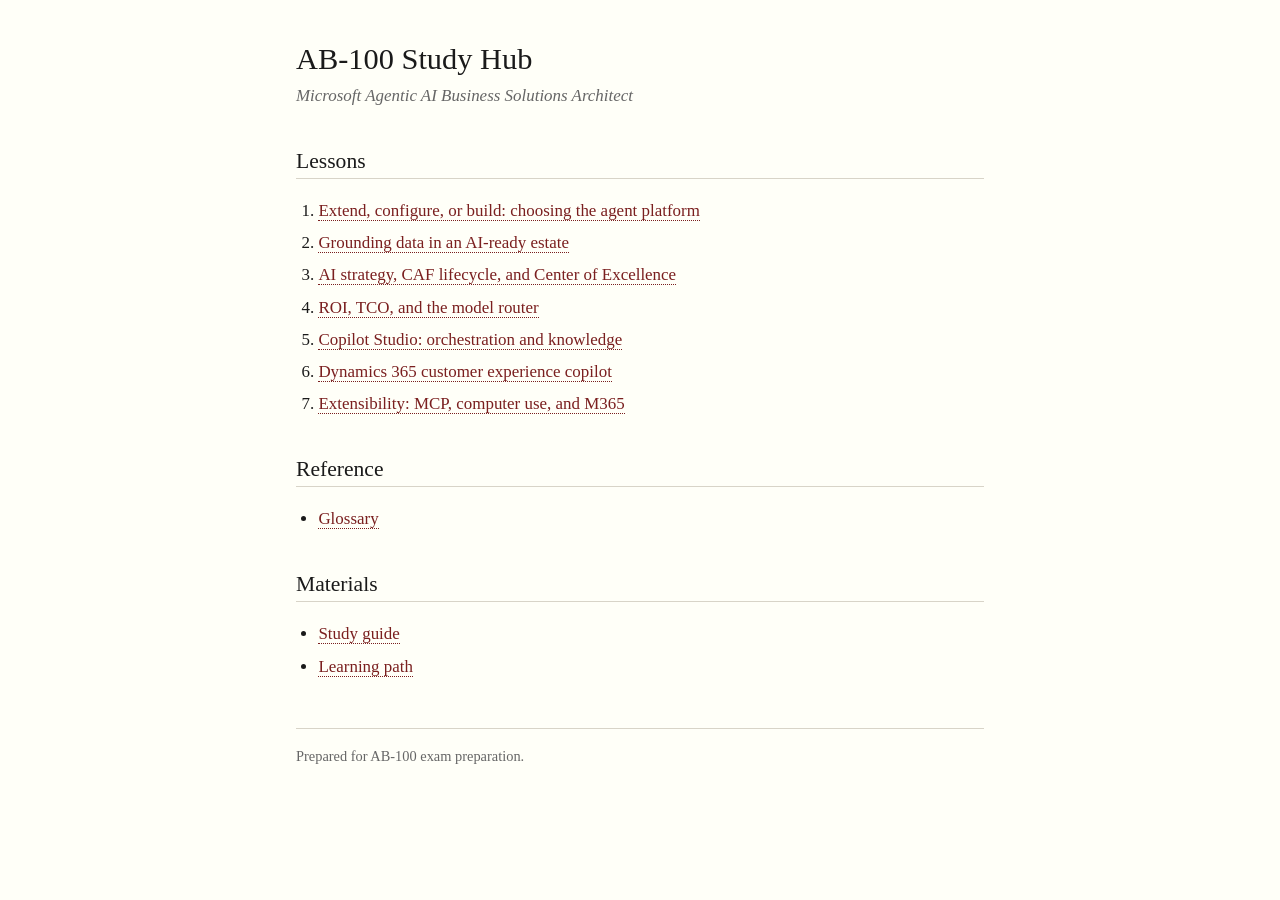
<file: index.html>
<!DOCTYPE html>
<html lang="en">
<head>
<meta charset="utf-8">
<meta name="viewport" content="width=device-width, initial-scale=1">
<title>AB-100 Study Hub</title>
<link rel="stylesheet" href="assets/lesson.css">
</head>
<body>

<h1>AB-100 Study Hub</h1>
<p class="subtitle">Microsoft Agentic AI Business Solutions Architect</p>

<h2>Lessons</h2>
<ol>
  <li><a href="lessons/0001-extend-configure-or-build.html">Extend, configure, or build: choosing the agent platform</a></li>
  <li><a href="lessons/0002-grounding-data-ai-ready-estate.html">Grounding data in an AI-ready estate</a></li>
  <li><a href="lessons/0003-ai-strategy-caf-lifecycle-coe.html">AI strategy, CAF lifecycle, and Center of Excellence</a></li>
  <li><a href="lessons/0004-roi-tco-model-router.html">ROI, TCO, and the model router</a></li>
  <li><a href="lessons/0005-copilot-studio-orchestration-knowledge.html">Copilot Studio: orchestration and knowledge</a></li>
  <li><a href="lessons/0006-d365-customer-experience-copilot.html">Dynamics 365 customer experience copilot</a></li>
  <li><a href="lessons/0007-extensibility-mcp-computer-use-m365.html">Extensibility: MCP, computer use, and M365</a></li>
</ol>

<h2>Reference</h2>
<ul>
  <li><a href="reference/glossary.html">Glossary</a></li>
</ul>

<h2>Materials</h2>
<ul>
  <li><a href="materials/study-guide.md">Study guide</a></li>
  <li><a href="materials/learning-path.md">Learning path</a></li>
</ul>

<footer>Prepared for AB-100 exam preparation.</footer>
</body>
</html>
</file>
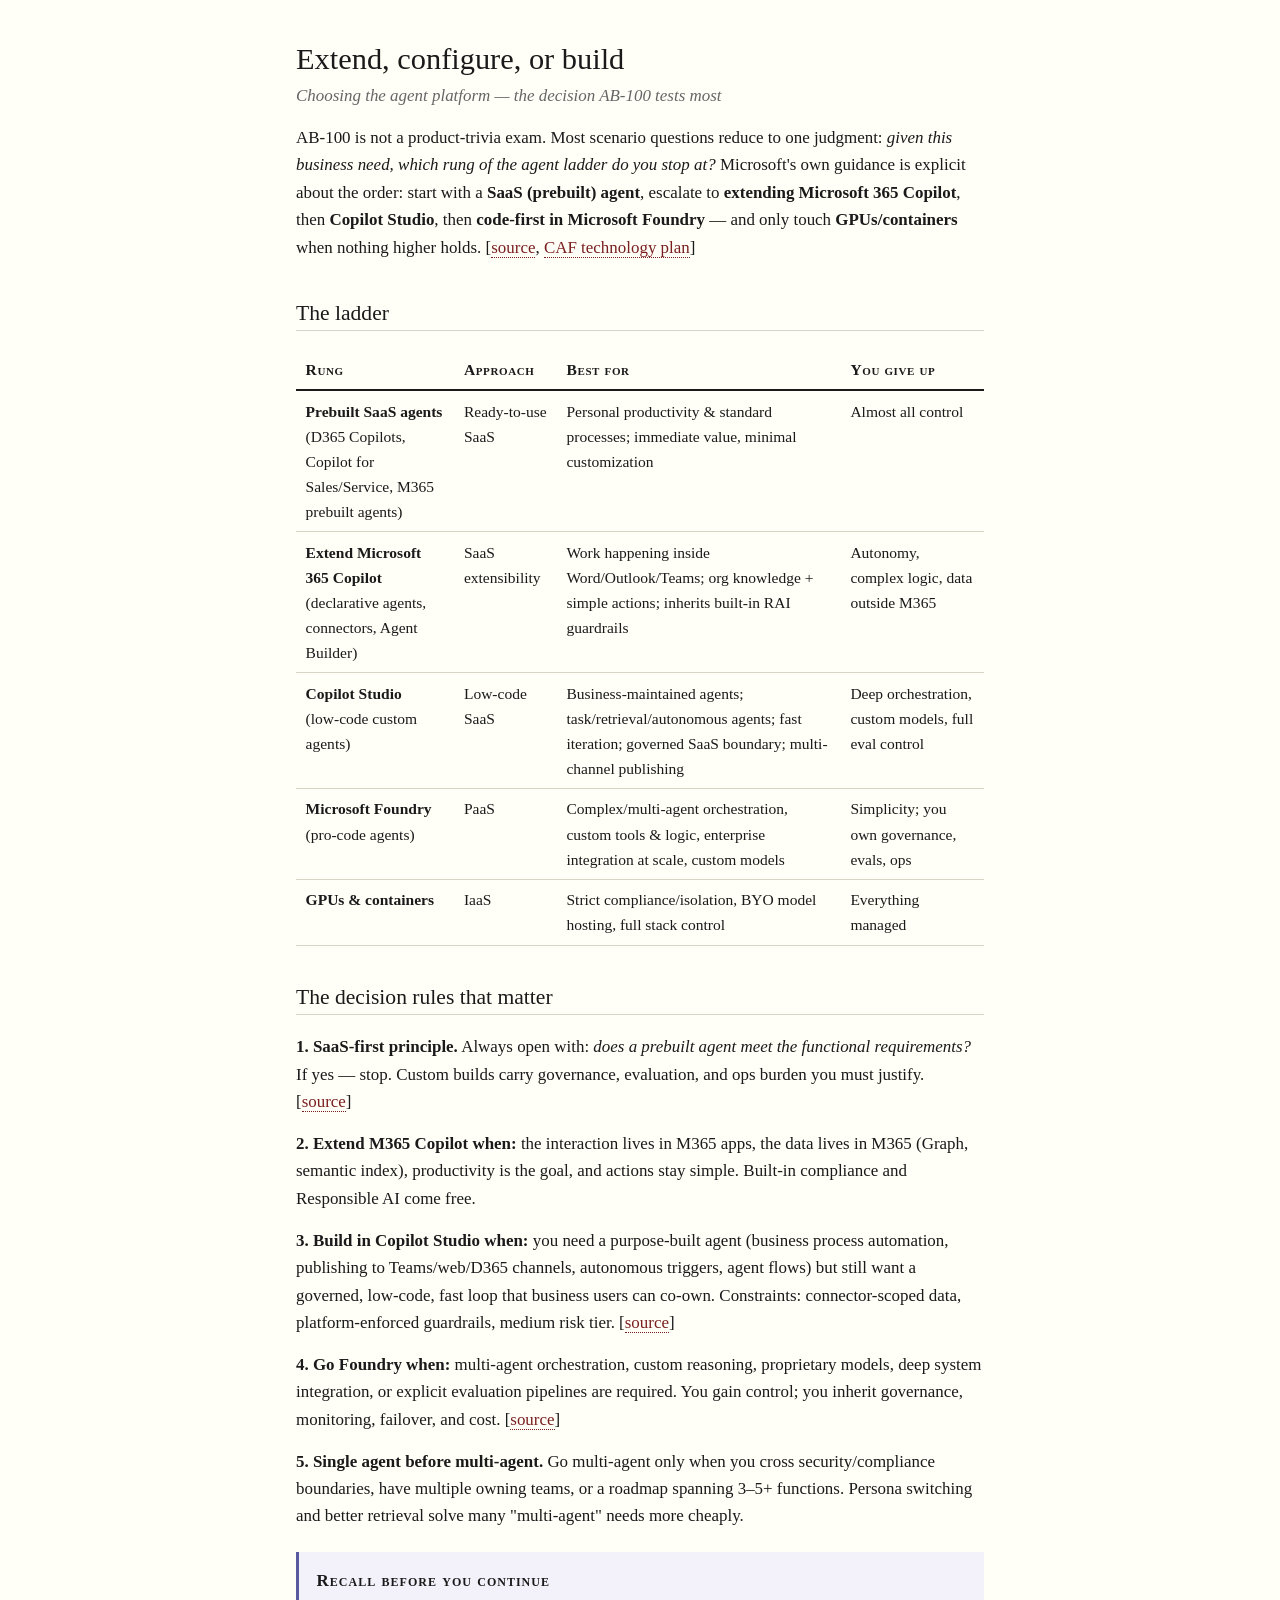
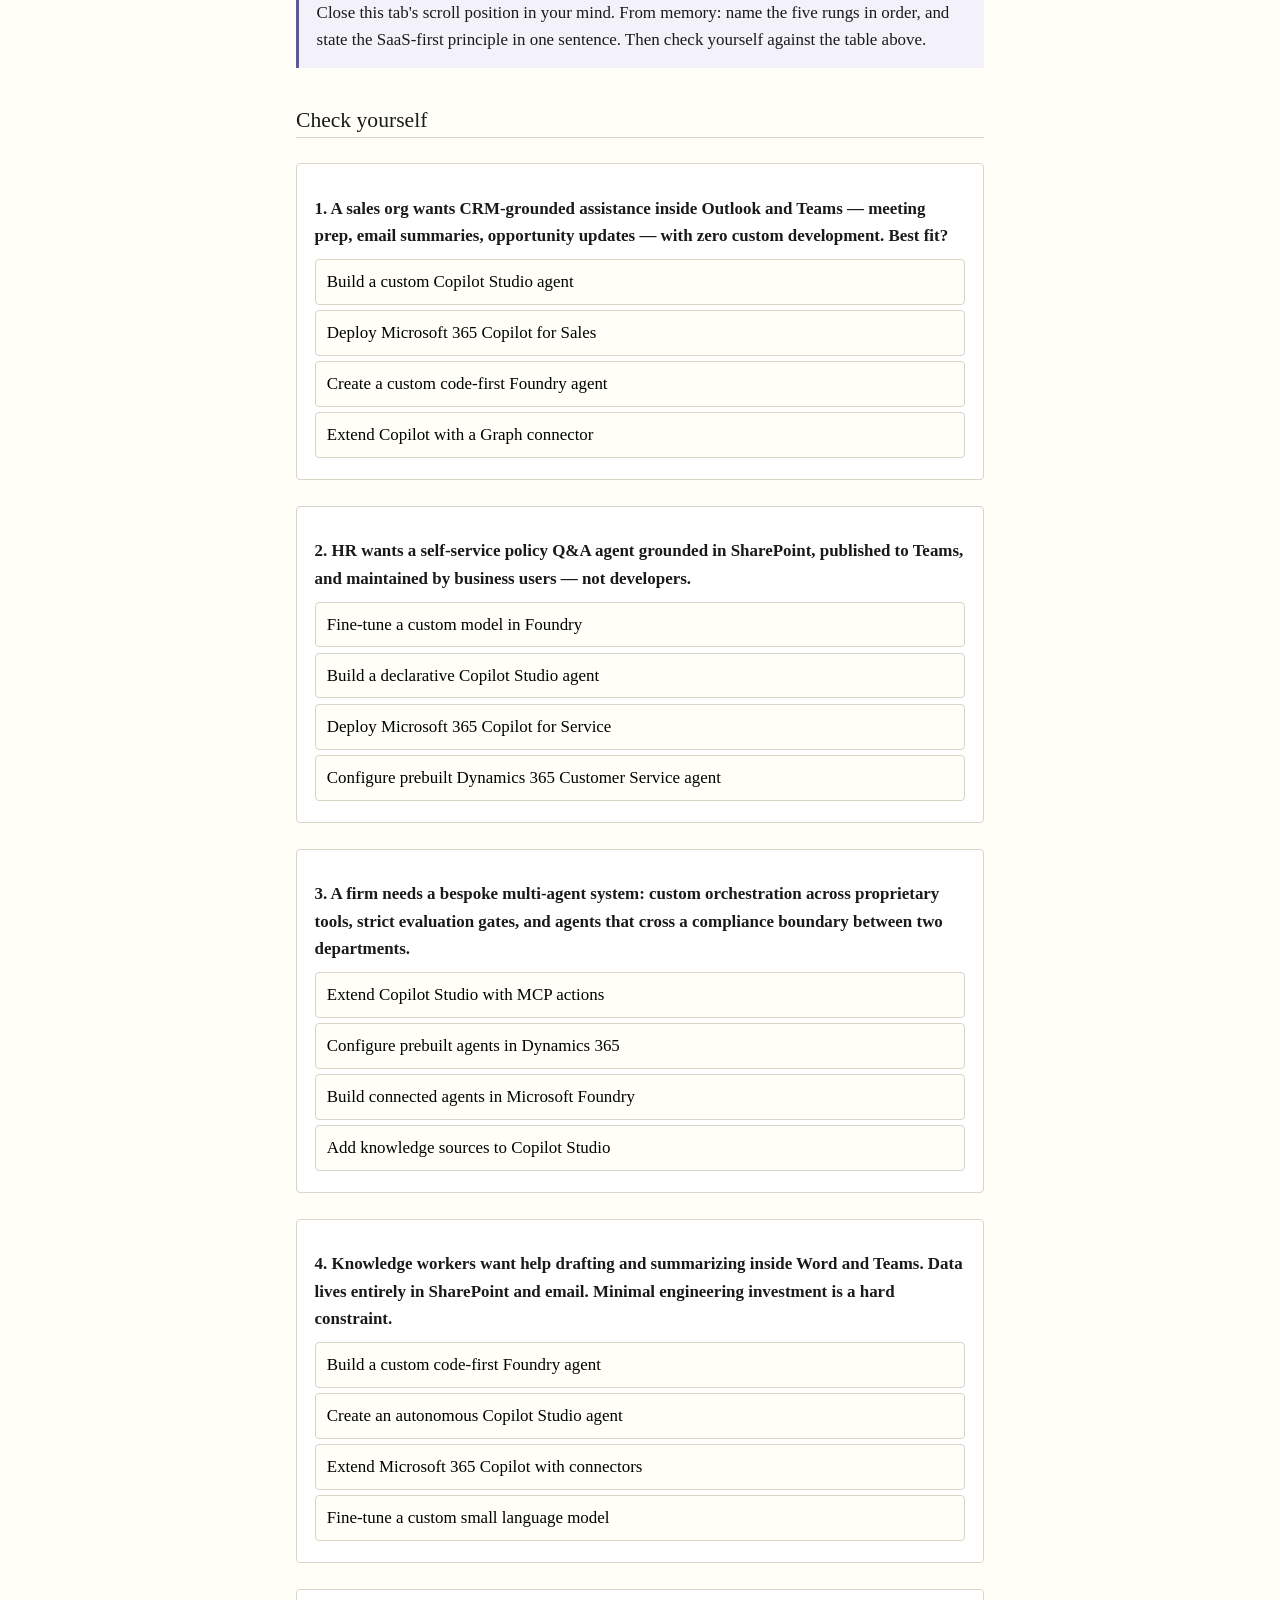
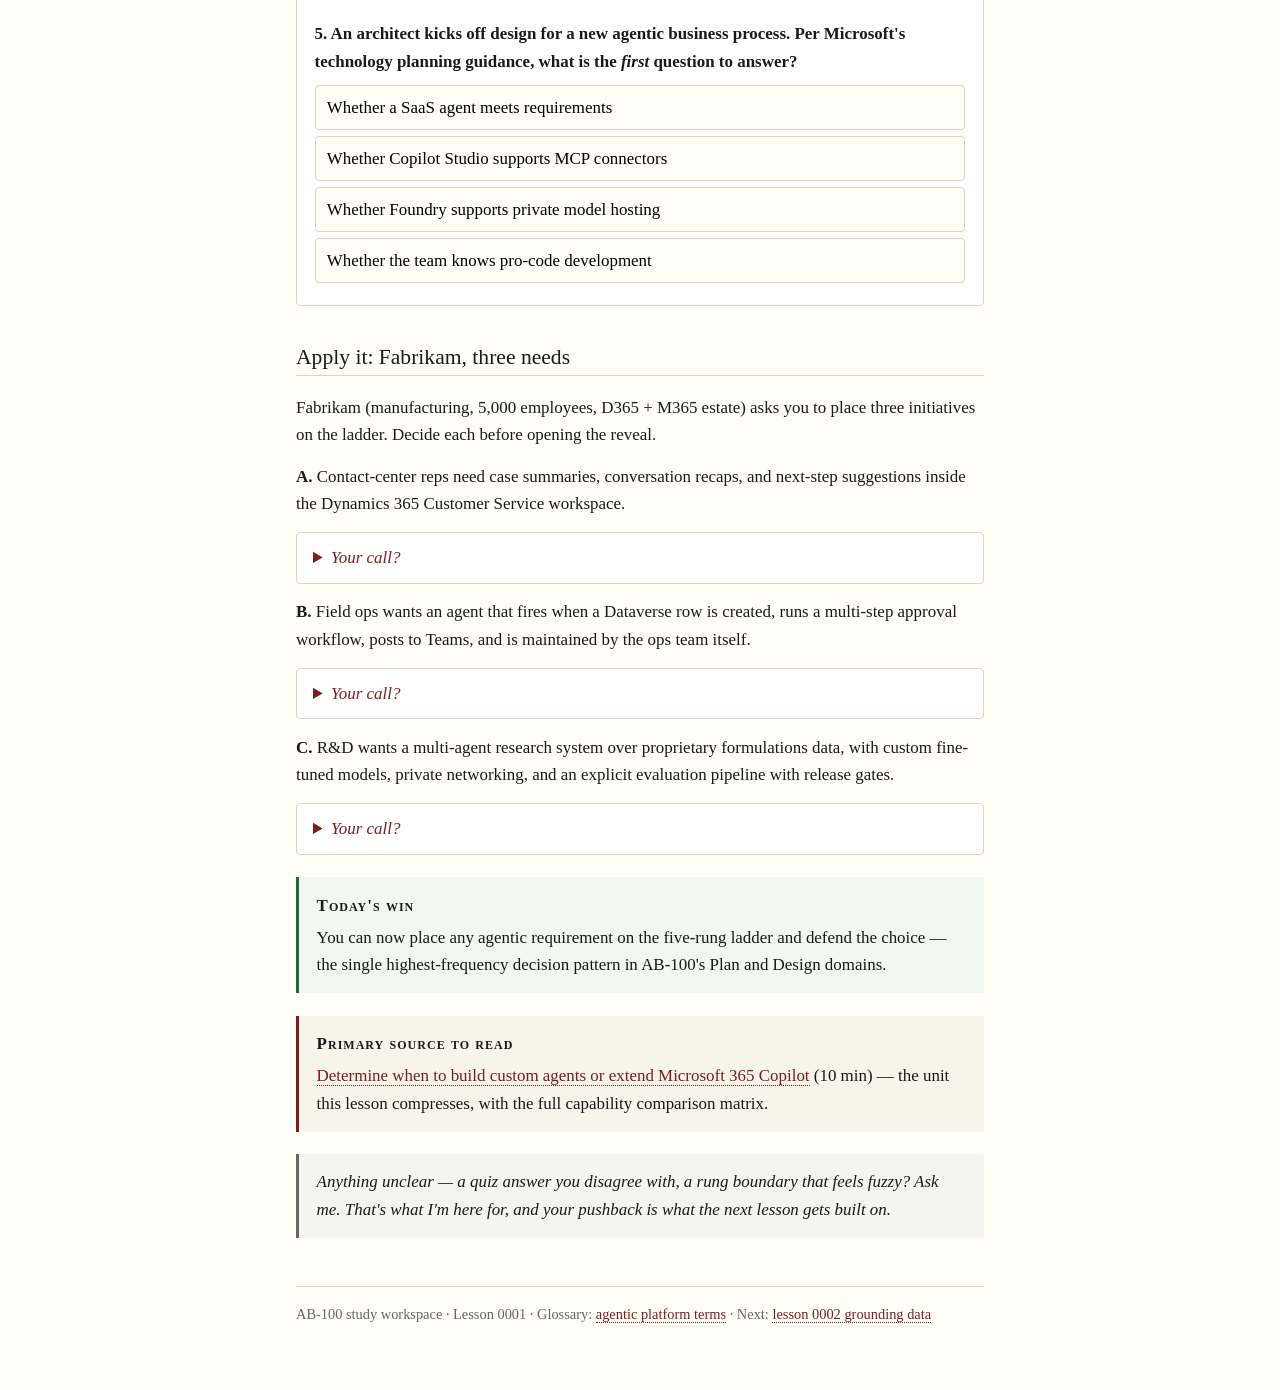
<file: lessons/0001-extend-configure-or-build.html>
<!DOCTYPE html>
<html lang="en">
<head>
<meta charset="utf-8">
<meta name="viewport" content="width=device-width, initial-scale=1">
<title>Lesson 0001 — Extend, configure, or build: choosing the agent platform</title>
<link rel="stylesheet" href="../assets/lesson.css">
</head>
<body>

<h1>Extend, configure, or build</h1>
<p class="subtitle">Choosing the agent platform — the decision AB-100 tests most</p>

<p>AB-100 is not a product-trivia exam. Most scenario questions reduce to one judgment: <em>given this business need, which rung of the agent ladder do you stop at?</em> Microsoft's own guidance is explicit about the order: start with a <strong>SaaS (prebuilt) agent</strong>, escalate to <strong>extending Microsoft 365 Copilot</strong>, then <strong>Copilot Studio</strong>, then <strong>code-first in Microsoft Foundry</strong> — and only touch <strong>GPUs/containers</strong> when nothing higher holds. [<a href="https://learn.microsoft.com/en-us/training/modules/design-overall-ai-strategy-business-solutions/3-design-strategy-building-ai-agents-business-solutions">source</a>, <a href="https://learn.microsoft.com/en-us/azure/cloud-adoption-framework/ai-agents/technology-solutions-plan-strategy">CAF technology plan</a>]</p>

<h2>The ladder</h2>

<table>
  <tr><th>Rung</th><th>Approach</th><th>Best for</th><th>You give up</th></tr>
  <tr><td><strong>Prebuilt SaaS agents</strong><br>(D365 Copilots, Copilot for Sales/Service, M365 prebuilt agents)</td><td>Ready-to-use SaaS</td><td>Personal productivity &amp; standard processes; immediate value, minimal customization</td><td>Almost all control</td></tr>
  <tr><td><strong>Extend Microsoft 365 Copilot</strong><br>(declarative agents, connectors, Agent Builder)</td><td>SaaS extensibility</td><td>Work happening inside Word/Outlook/Teams; org knowledge + simple actions; inherits built-in RAI guardrails</td><td>Autonomy, complex logic, data outside M365</td></tr>
  <tr><td><strong>Copilot Studio</strong><br>(low-code custom agents)</td><td>Low-code SaaS</td><td>Business-maintained agents; task/retrieval/autonomous agents; fast iteration; governed SaaS boundary; multi-channel publishing</td><td>Deep orchestration, custom models, full eval control</td></tr>
  <tr><td><strong>Microsoft Foundry</strong><br>(pro-code agents)</td><td>PaaS</td><td>Complex/multi-agent orchestration, custom tools &amp; logic, enterprise integration at scale, custom models</td><td>Simplicity; you own governance, evals, ops</td></tr>
  <tr><td><strong>GPUs &amp; containers</strong></td><td>IaaS</td><td>Strict compliance/isolation, BYO model hosting, full stack control</td><td>Everything managed</td></tr>
</table>

<h2>The decision rules that matter</h2>

<p><strong>1. SaaS-first principle.</strong> Always open with: <em>does a prebuilt agent meet the functional requirements?</em> If yes — stop. Custom builds carry governance, evaluation, and ops burden you must justify. [<a href="https://learn.microsoft.com/en-us/training/modules/design-overall-ai-strategy-business-solutions/8-determine-build-custom-agents-extend-copilot">source</a>]</p>

<p><strong>2. Extend M365 Copilot when:</strong> the interaction lives in M365 apps, the data lives in M365 (Graph, semantic index), productivity is the goal, and actions stay simple. Built-in compliance and Responsible AI come free.</p>

<p><strong>3. Build in Copilot Studio when:</strong> you need a purpose-built agent (business process automation, publishing to Teams/web/D365 channels, autonomous triggers, agent flows) but still want a governed, low-code, fast loop that business users can co-own. Constraints: connector-scoped data, platform-enforced guardrails, medium risk tier. [<a href="https://learn.microsoft.com/en-us/training/modules/design-overall-ai-strategy-business-solutions/6-define-solution-rules-constraints-building-ai-components">source</a>]</p>

<p><strong>4. Go Foundry when:</strong> multi-agent orchestration, custom reasoning, proprietary models, deep system integration, or explicit evaluation pipelines are required. You gain control; you inherit governance, monitoring, failover, and cost. [<a href="https://learn.microsoft.com/en-us/training/modules/design-overall-ai-strategy-business-solutions/4-design-multi-agent-solution">source</a>]</p>

<p><strong>5. Single agent before multi-agent.</strong> Go multi-agent only when you cross security/compliance boundaries, have multiple owning teams, or a roadmap spanning 3–5+ functions. Persona switching and better retrieval solve many "multi-agent" needs more cheaply.</p>

<div class="recall">
<span class="boxlabel">Recall before you continue</span>
Close this tab's scroll position in your mind. From memory: name the five rungs in order, and state the SaaS-first principle in one sentence. Then check yourself against the table above.
</div>

<h2>Check yourself</h2>

<div class="quiz-q" data-answer="b">
  <p class="q">1. A sales org wants CRM-grounded assistance inside Outlook and Teams — meeting prep, email summaries, opportunity updates — with zero custom development. Best fit?</p>
  <button class="opt" data-key="a">Build a custom Copilot Studio agent</button>
  <button class="opt" data-key="b">Deploy Microsoft 365 Copilot for Sales</button>
  <button class="opt" data-key="c">Create a custom code-first Foundry agent</button>
  <button class="opt" data-key="d">Extend Copilot with a Graph connector</button>
  <p class="why">Prebuilt SaaS agent meets the requirement exactly — SaaS-first principle. Copilot for Sales is purpose-built for sellers in Outlook/Teams with CRM grounding. Anything custom is unjustified cost and governance burden.</p>
</div>

<div class="quiz-q" data-answer="b">
  <p class="q">2. HR wants a self-service policy Q&amp;A agent grounded in SharePoint, published to Teams, and maintained by business users — not developers.</p>
  <button class="opt" data-key="a">Fine-tune a custom model in Foundry</button>
  <button class="opt" data-key="b">Build a declarative Copilot Studio agent</button>
  <button class="opt" data-key="c">Deploy Microsoft 365 Copilot for Service</button>
  <button class="opt" data-key="d">Configure prebuilt Dynamics 365 Customer Service agent</button>
  <p class="why">A purpose-built retrieval agent maintained by non-developers is Copilot Studio's sweet spot: SharePoint knowledge sources, Teams channel, governed SaaS. No custom model is needed — general summarization/Q&amp;A over knowledge is what catalog models already do well.</p>
</div>

<div class="quiz-q" data-answer="c">
  <p class="q">3. A firm needs a bespoke multi-agent system: custom orchestration across proprietary tools, strict evaluation gates, and agents that cross a compliance boundary between two departments.</p>
  <button class="opt" data-key="a">Extend Copilot Studio with MCP actions</button>
  <button class="opt" data-key="b">Configure prebuilt agents in Dynamics 365</button>
  <button class="opt" data-key="c">Build connected agents in Microsoft Foundry</button>
  <button class="opt" data-key="d">Add knowledge sources to Copilot Studio</button>
  <p class="why">Crossing a compliance boundary is an explicit trigger for multi-agent design, and custom orchestration + evaluation pipelines are Foundry's remit. MCP extends tool reach but doesn't give you pro-code orchestration and custom evals.</p>
</div>

<div class="quiz-q" data-answer="c">
  <p class="q">4. Knowledge workers want help drafting and summarizing inside Word and Teams. Data lives entirely in SharePoint and email. Minimal engineering investment is a hard constraint.</p>
  <button class="opt" data-key="a">Build a custom code-first Foundry agent</button>
  <button class="opt" data-key="b">Create an autonomous Copilot Studio agent</button>
  <button class="opt" data-key="c">Extend Microsoft 365 Copilot with connectors</button>
  <button class="opt" data-key="d">Fine-tune a custom small language model</button>
  <p class="why">Interaction in M365 apps + data in M365 + productivity goal + simple actions = extend Copilot. You inherit Microsoft's Responsible AI guardrails and skip custom governance entirely.</p>
</div>

<div class="quiz-q" data-answer="a">
  <p class="q">5. An architect kicks off design for a new agentic business process. Per Microsoft's technology planning guidance, what is the <em>first</em> question to answer?</p>
  <button class="opt" data-key="a">Whether a SaaS agent meets requirements</button>
  <button class="opt" data-key="b">Whether Copilot Studio supports MCP connectors</button>
  <button class="opt" data-key="c">Whether Foundry supports private model hosting</button>
  <button class="opt" data-key="d">Whether the team knows pro-code development</button>
  <p class="why">The CAF agent technology plan is a decision tree whose root is SaaS-fit. Platform capabilities and team skills only matter after a prebuilt agent has been ruled out.</p>
</div>

<h2>Apply it: Fabrikam, three needs</h2>

<p>Fabrikam (manufacturing, 5,000 employees, D365 + M365 estate) asks you to place three initiatives on the ladder. Decide each before opening the reveal.</p>

<p><strong>A.</strong> Contact-center reps need case summaries, conversation recaps, and next-step suggestions inside the Dynamics 365 Customer Service workspace.</p>
<details><summary>Your call?</summary>
<p><strong>Configure prebuilt Copilot in Dynamics 365 Customer Service.</strong> Every capability named is out-of-box: case/conversation summaries, suggested actions, knowledge retrieval. The design work is business terms, field mapping, and summary format — configuration, not construction. [<a href="https://learn.microsoft.com/en-us/training/modules/design-ai-agents-business-solutions/3-design-business-terms-copilot-dynamics-365-apps-customer-experience-service">source</a>]</p>
</details>

<p><strong>B.</strong> Field ops wants an agent that fires when a Dataverse row is created, runs a multi-step approval workflow, posts to Teams, and is maintained by the ops team itself.</p>
<details><summary>Your call?</summary>
<p><strong>Copilot Studio autonomous agent.</strong> Event triggers, agent flows, Teams publishing, business-owned maintenance — all native to Copilot Studio. Not M365-extensible (event-driven autonomy), not Foundry (no custom orchestration or models). [<a href="https://learn.microsoft.com/en-us/training/modules/design-ai-agents-business-solutions/8-design-autonomous-agents">source</a>]</p>
</details>

<p><strong>C.</strong> R&amp;D wants a multi-agent research system over proprietary formulations data, with custom fine-tuned models, private networking, and an explicit evaluation pipeline with release gates.</p>
<details><summary>Your call?</summary>
<p><strong>Microsoft Foundry</strong> — and if full isolation/BYO hosting is non-negotiable, GPUs &amp; containers. Custom models, deep orchestration, and owned eval pipelines are exactly what you trade speed for at the bottom of the ladder. [<a href="https://learn.microsoft.com/en-us/training/modules/design-extensibility-ai-solutions/2-design-ai-solutions-custom-models-microsoft-foundry">source</a>]</p>
</details>

<div class="win">
<span class="boxlabel">Today's win</span>
You can now place any agentic requirement on the five-rung ladder and defend the choice — the single highest-frequency decision pattern in AB-100's Plan and Design domains.
</div>

<div class="source-box">
<span class="boxlabel">Primary source to read</span>
<a href="https://learn.microsoft.com/en-us/training/modules/design-overall-ai-strategy-business-solutions/8-determine-build-custom-agents-extend-copilot">Determine when to build custom agents or extend Microsoft 365 Copilot</a> (10 min) — the unit this lesson compresses, with the full capability comparison matrix.
</div>

<div class="teacher">
Anything unclear — a quiz answer you disagree with, a rung boundary that feels fuzzy? Ask me. That's what I'm here for, and your pushback is what the next lesson gets built on.
</div>

<footer>
AB-100 study workspace · Lesson 0001 · Glossary: <a href="../reference/glossary.html">agentic platform terms</a> · Next: <a href="../lessons/0002-grounding-data-ai-ready-estate.html">lesson 0002 grounding data</a>
</footer>

<script src="../assets/quiz.js"></script>
</body>
</html>
</file>
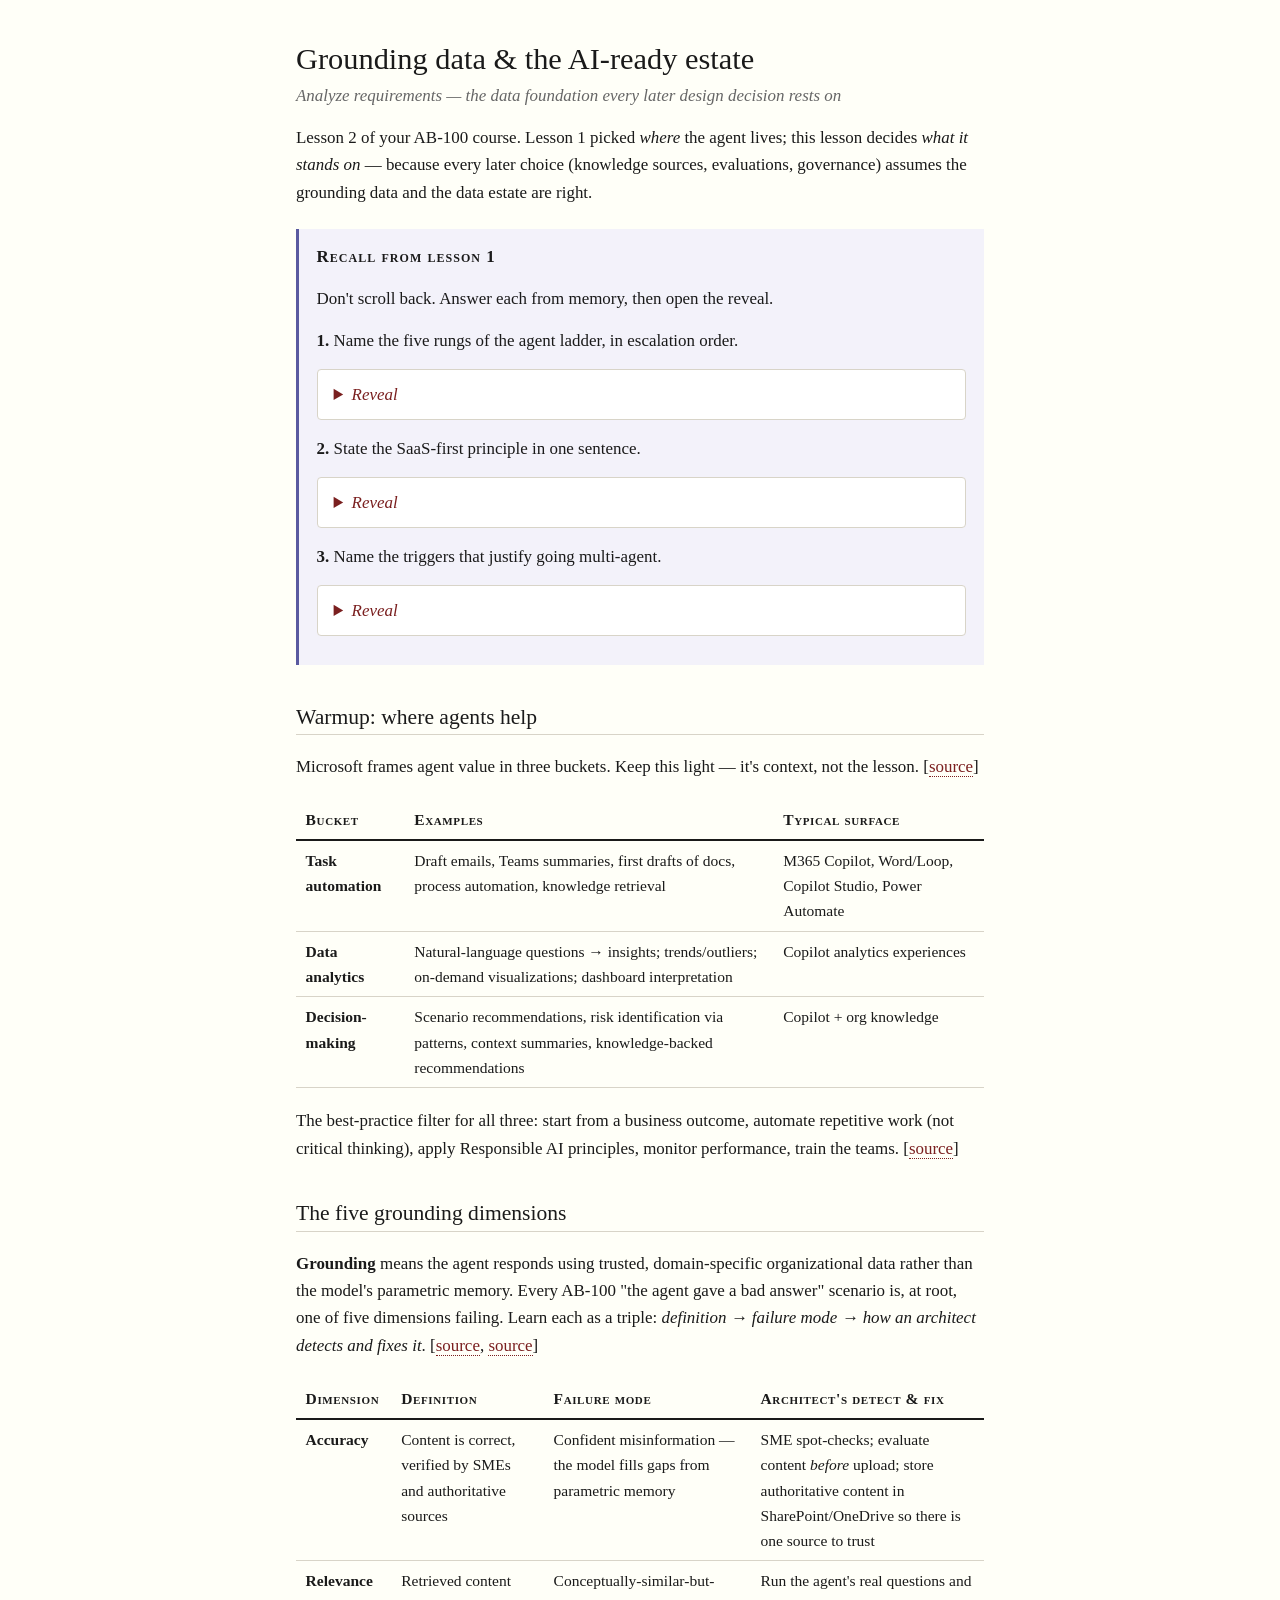
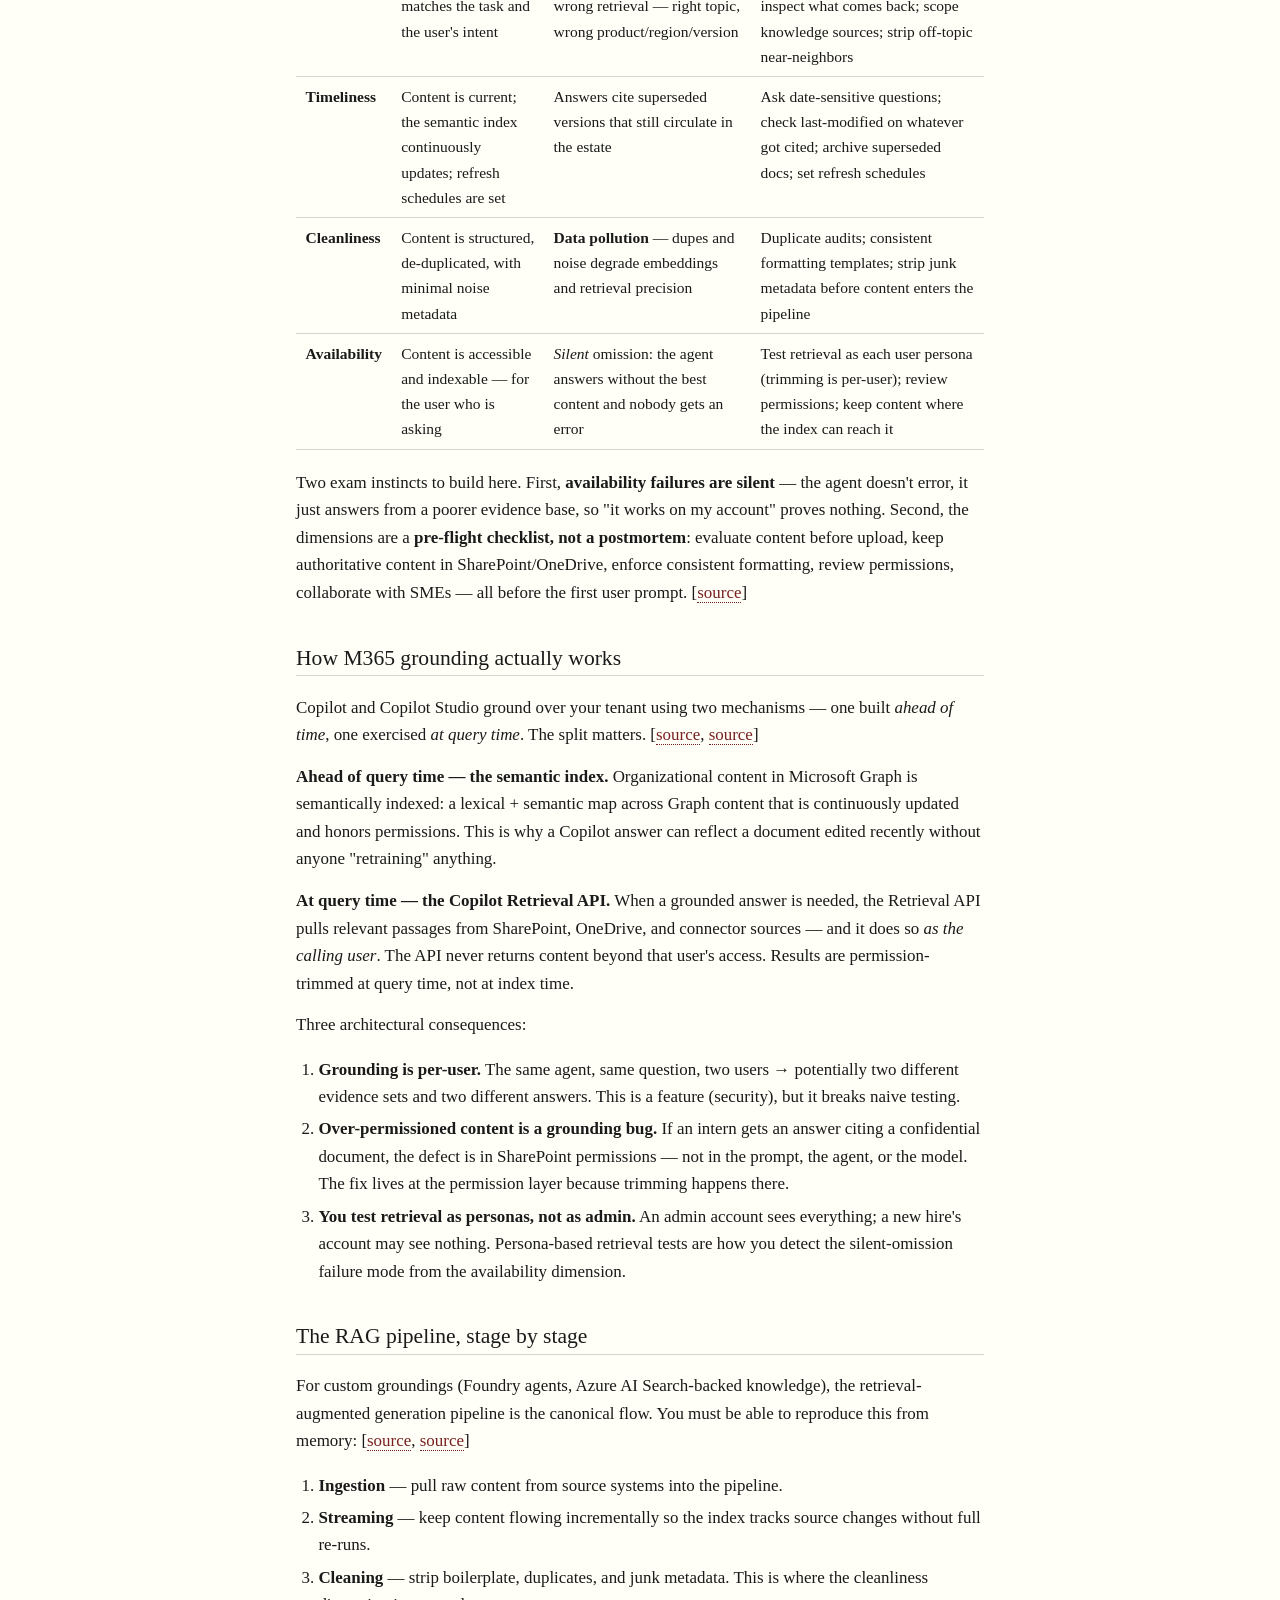
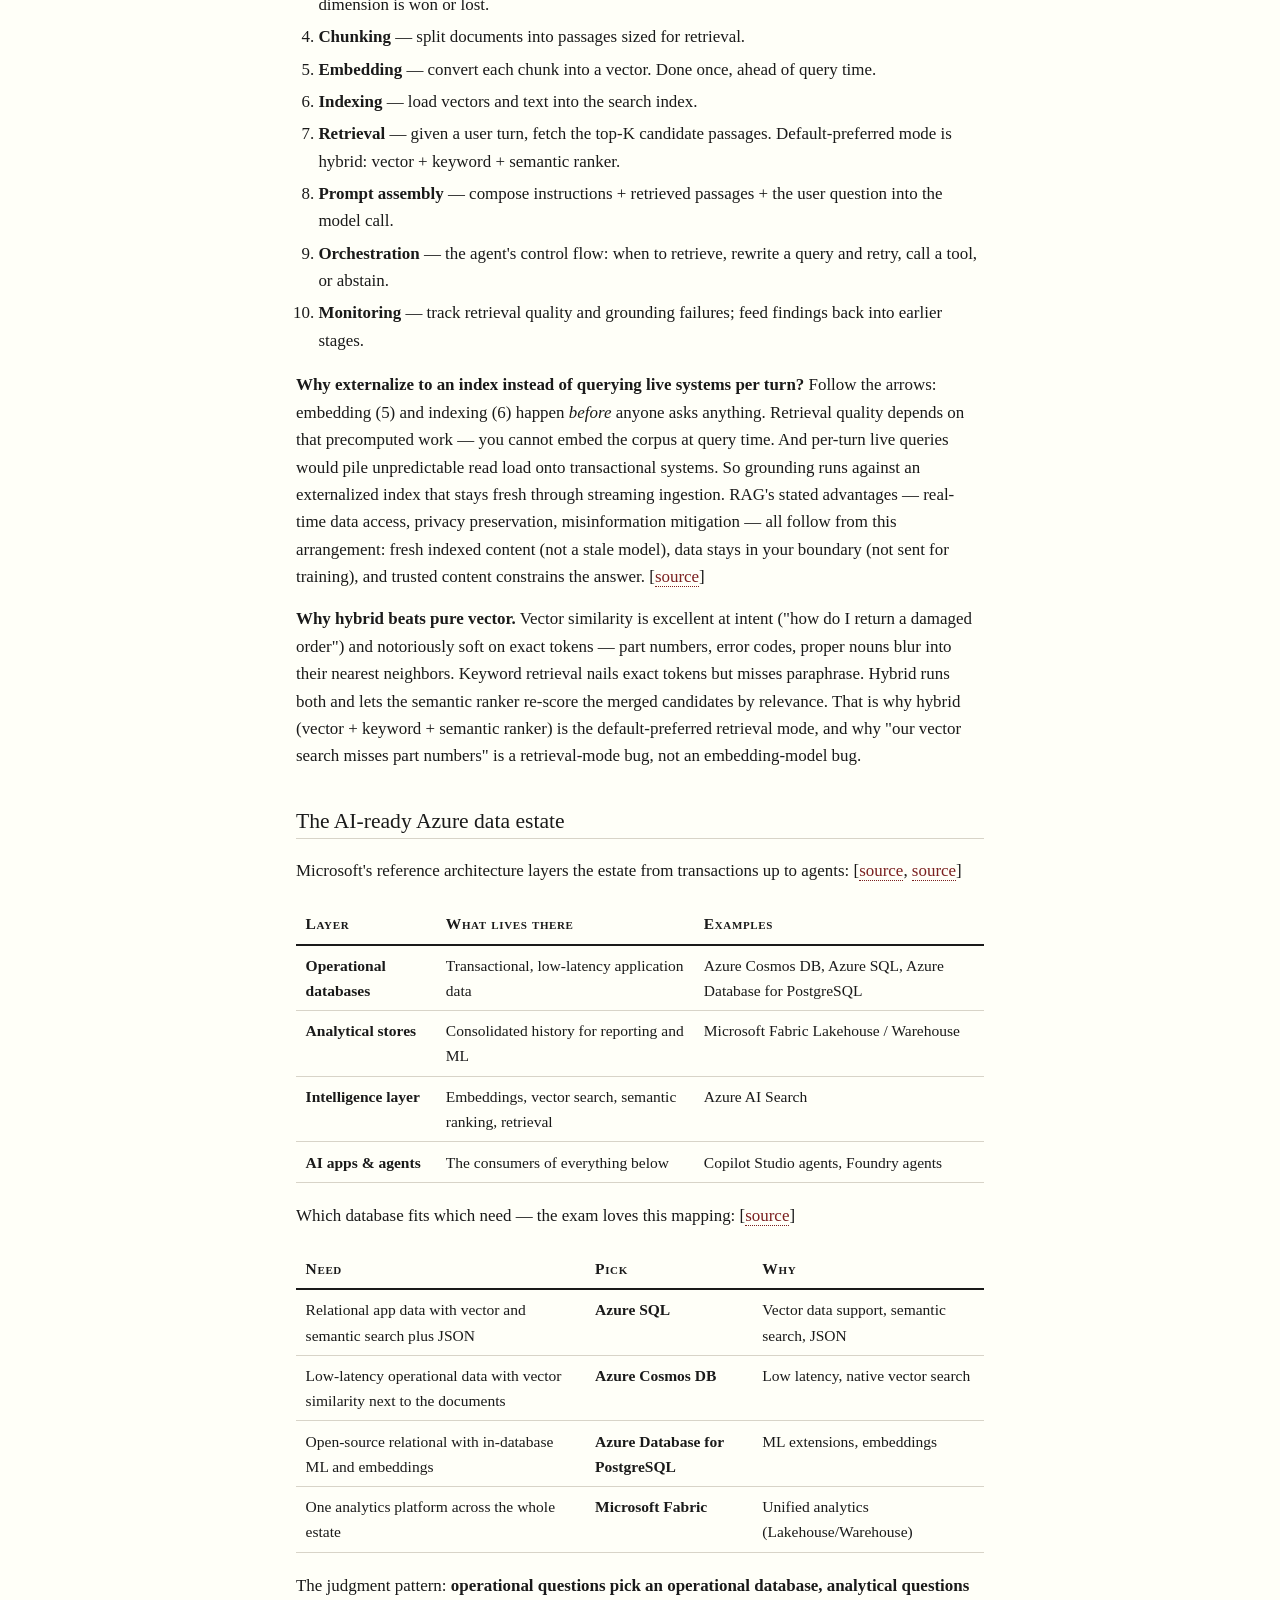
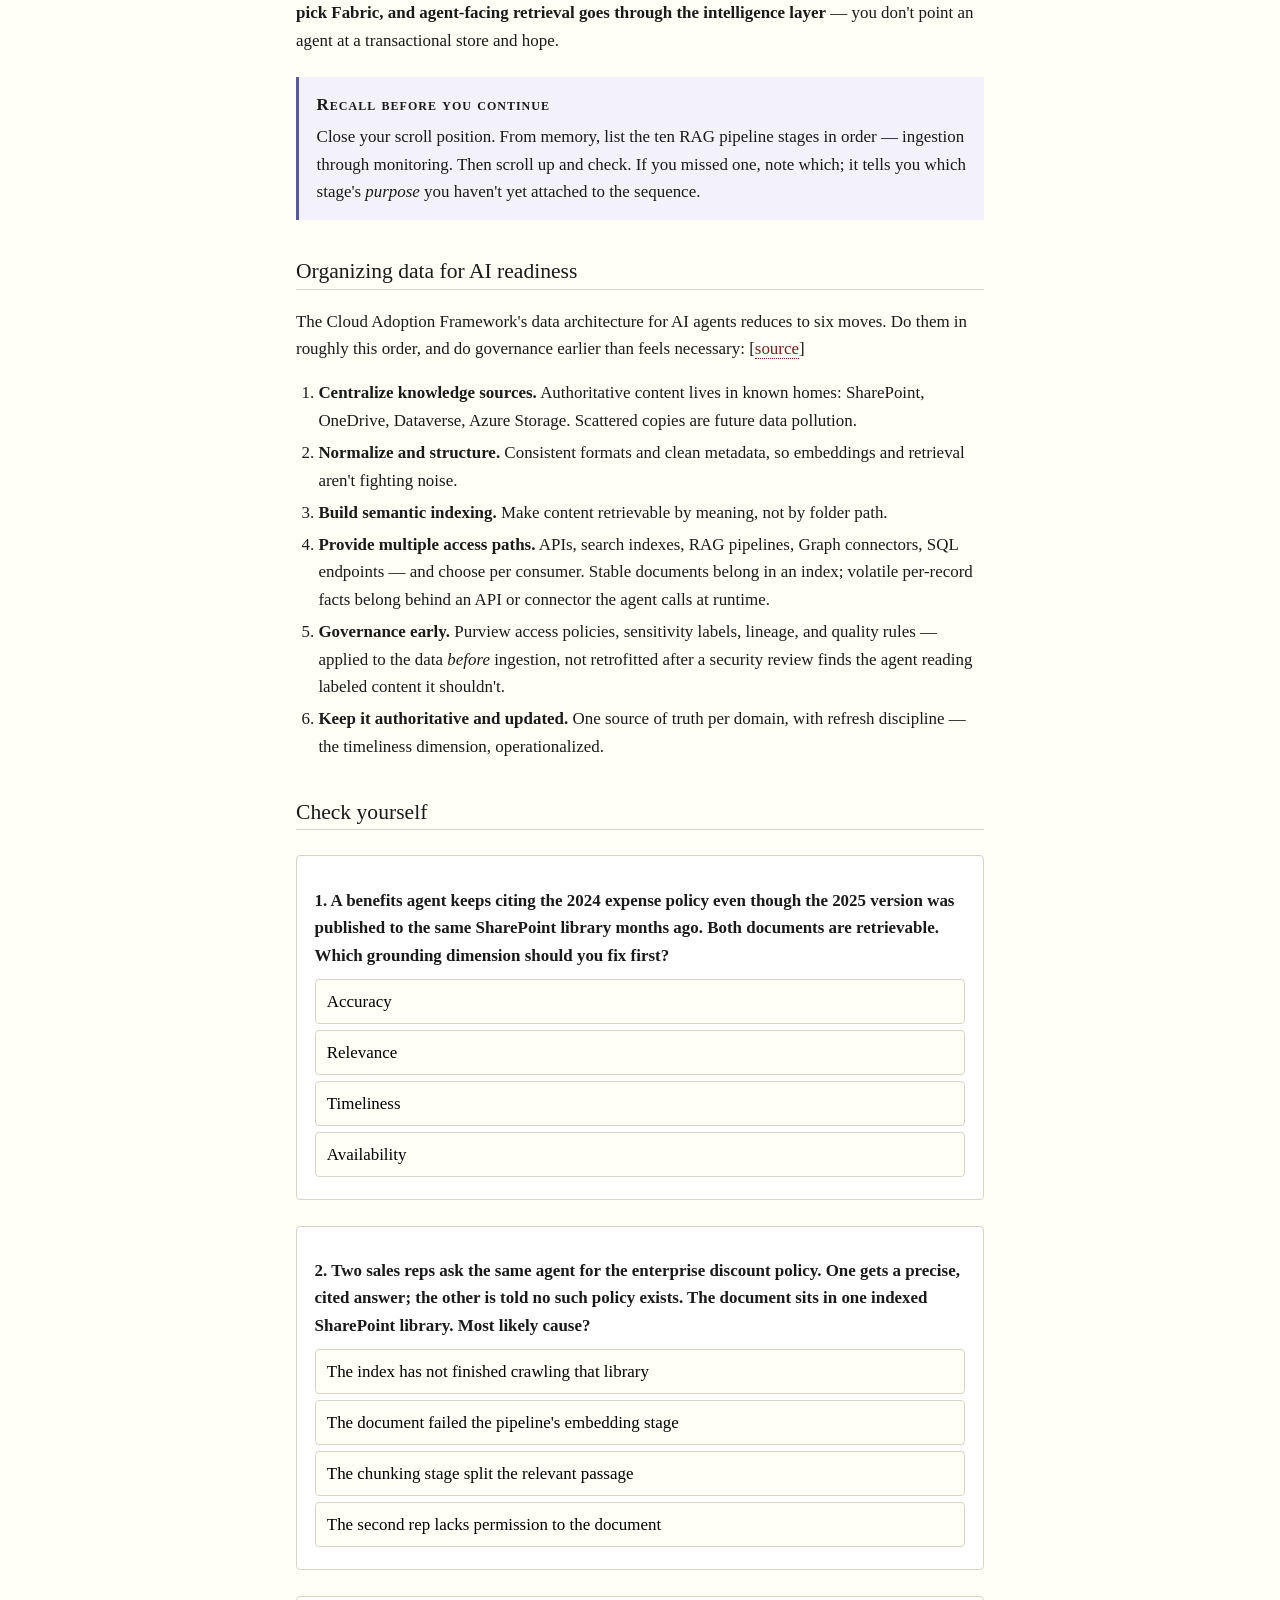
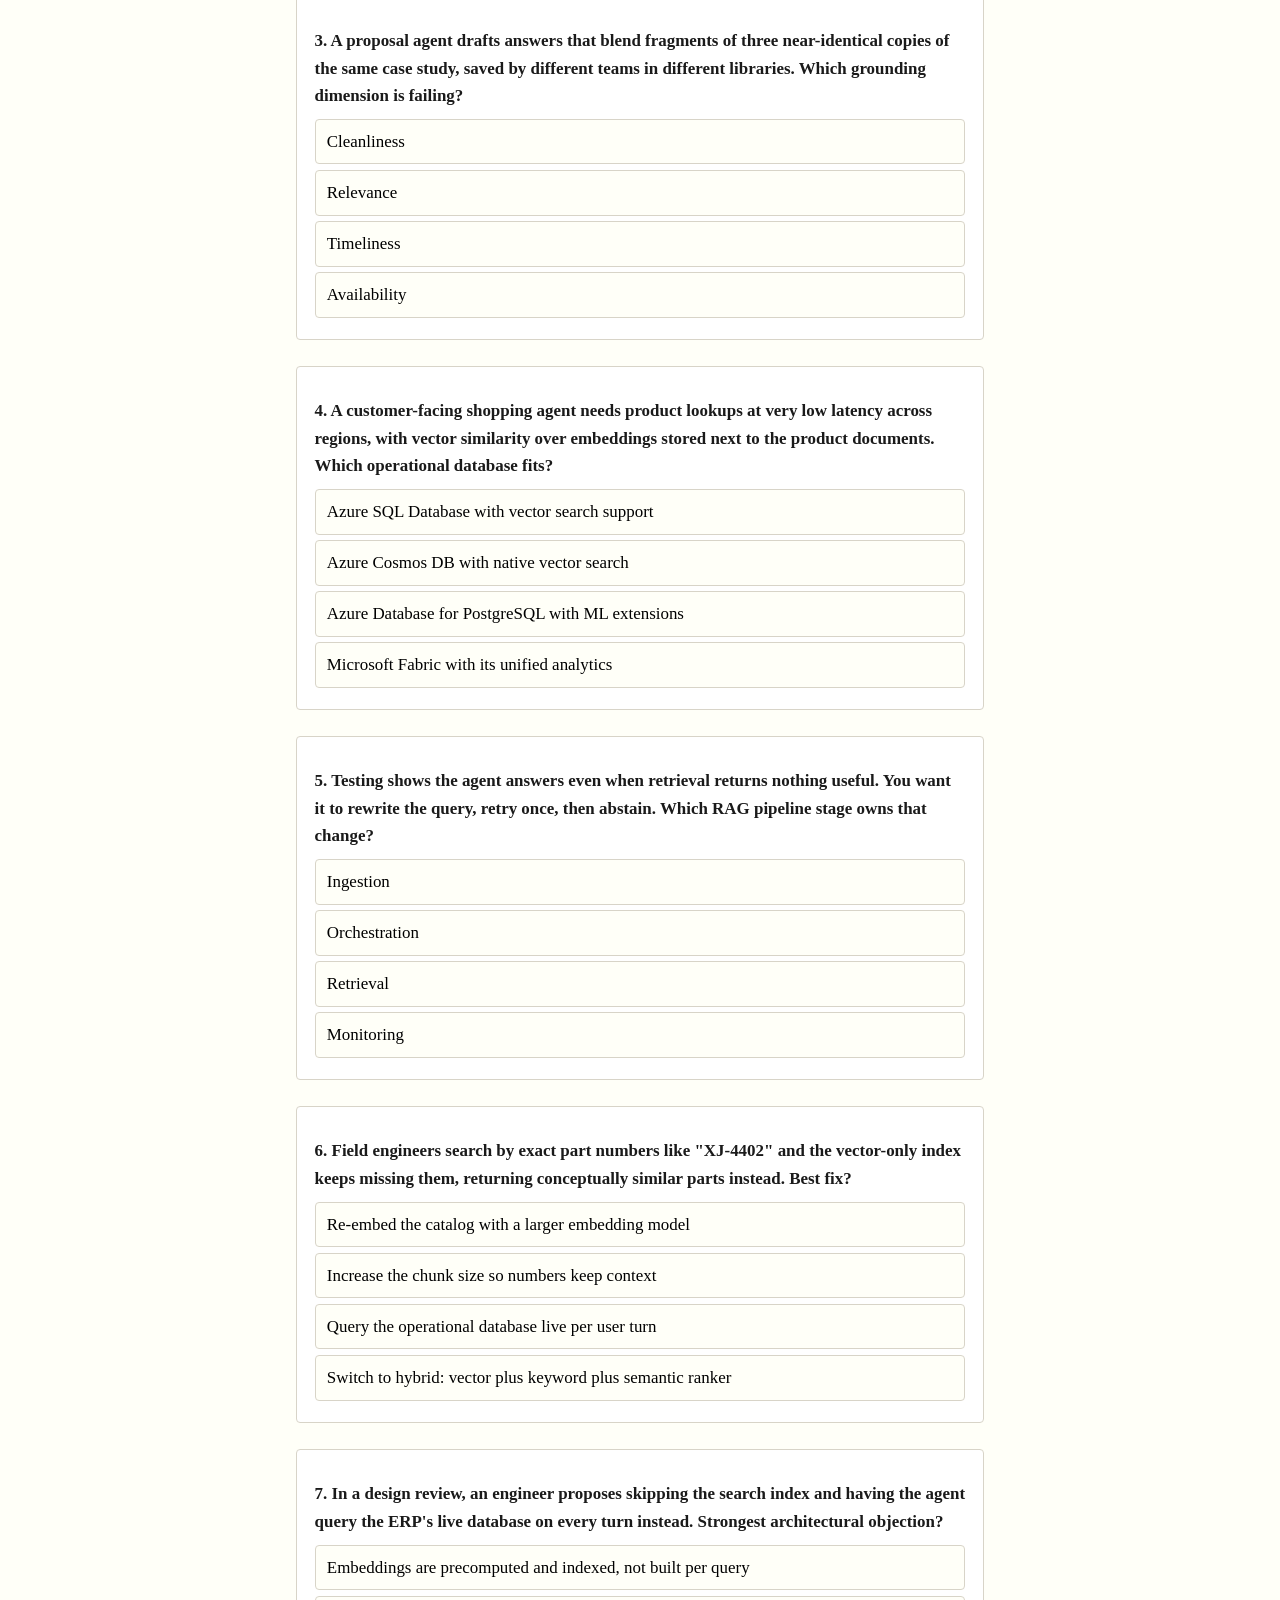
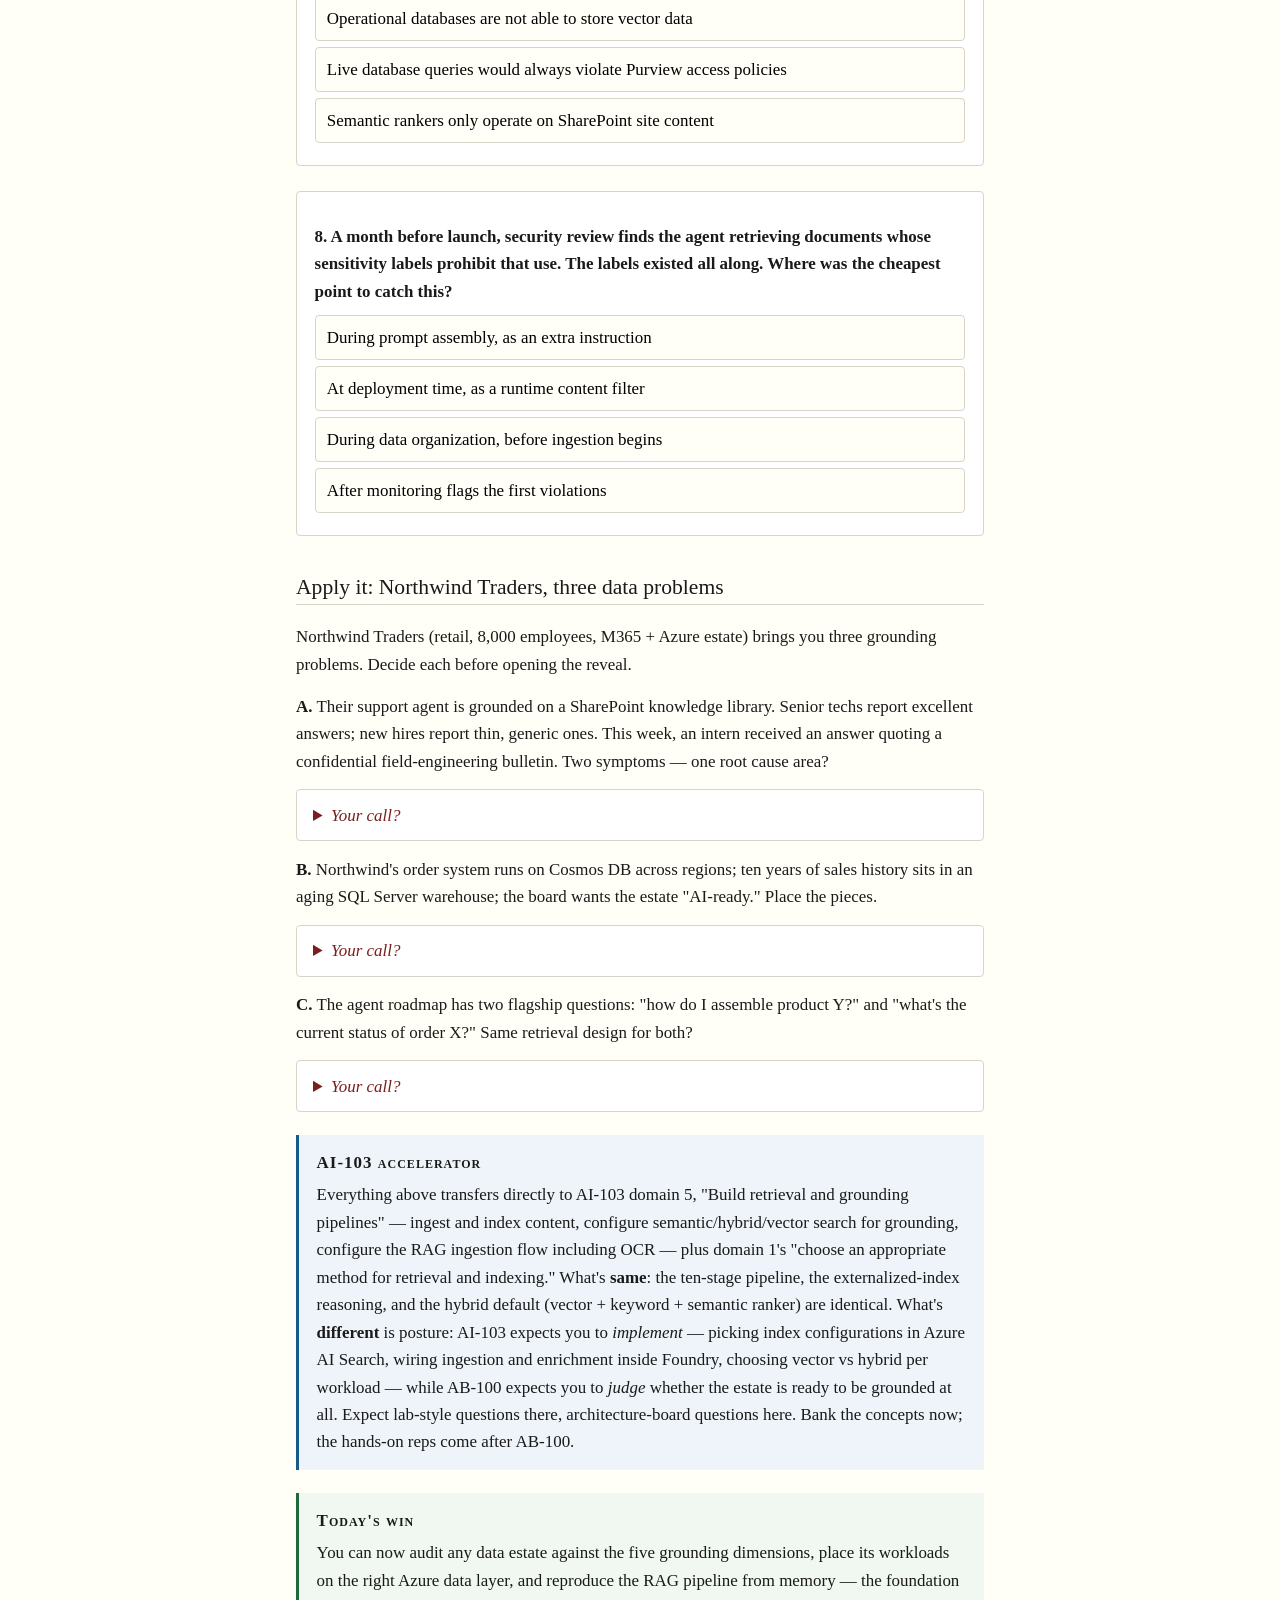
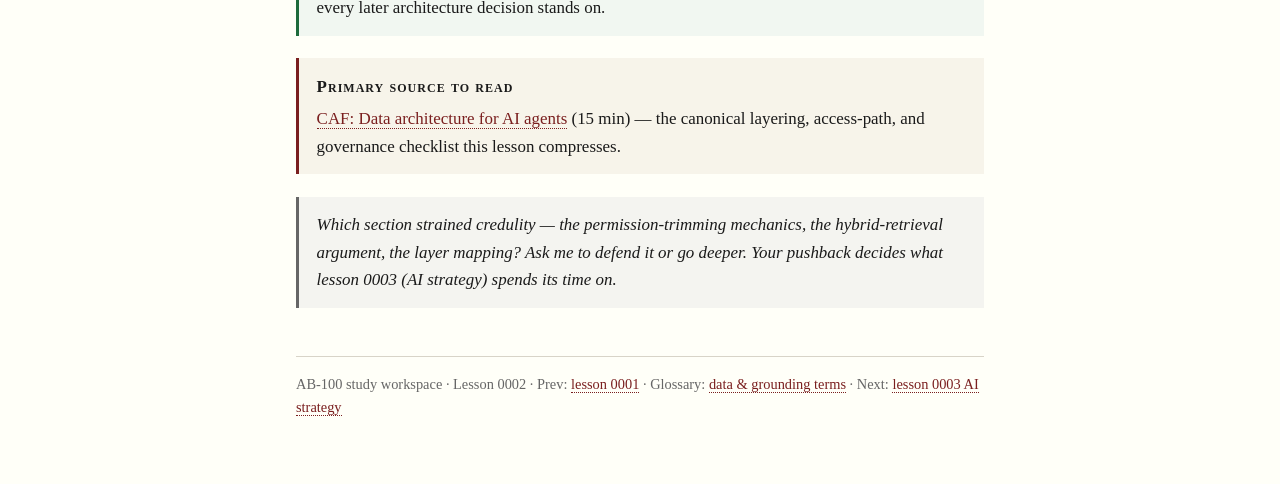
<file: lessons/0002-grounding-data-ai-ready-estate.html>
<!DOCTYPE html>
<html lang="en">
<head>
<meta charset="utf-8">
<meta name="viewport" content="width=device-width, initial-scale=1">
<title>Lesson 0002 — Grounding data and the AI-ready estate</title>
<link rel="stylesheet" href="../assets/lesson.css">
</head>
<body>

<h1>Grounding data &amp; the AI-ready estate</h1>
<p class="subtitle">Analyze requirements — the data foundation every later design decision rests on</p>

<p>Lesson 2 of your AB-100 course. Lesson 1 picked <em>where</em> the agent lives; this lesson decides <em>what it stands on</em> — because every later choice (knowledge sources, evaluations, governance) assumes the grounding data and the data estate are right.</p>

<div class="recall">
<span class="boxlabel">Recall from lesson 1</span>
<p>Don't scroll back. Answer each from memory, then open the reveal.</p>
<p><strong>1.</strong> Name the five rungs of the agent ladder, in escalation order.</p>
<details><summary>Reveal</summary>
<p>Prebuilt SaaS agents → extend Microsoft 365 Copilot → Copilot Studio → Microsoft Foundry (pro-code) → GPUs &amp; containers.</p>
</details>
<p><strong>2.</strong> State the SaaS-first principle in one sentence.</p>
<details><summary>Reveal</summary>
<p>Always open by asking whether a prebuilt SaaS agent meets the functional requirements — if yes, stop, because custom builds carry governance, evaluation, and ops burden you must justify.</p>
</details>
<p><strong>3.</strong> Name the triggers that justify going multi-agent.</p>
<details><summary>Reveal</summary>
<p>Crossing security/compliance boundaries, multiple owning teams, or a roadmap spanning 3–5+ functions. Persona switching and better retrieval solve many "multi-agent" needs more cheaply.</p>
</details>
</div>

<h2>Warmup: where agents help</h2>

<p>Microsoft frames agent value in three buckets. Keep this light — it's context, not the lesson. [<a href="https://learn.microsoft.com/en-us/training/modules/business-value-microsoft-copilot-solutions/3-explore-copilot-experiences">source</a>]</p>

<table>
  <tr><th>Bucket</th><th>Examples</th><th>Typical surface</th></tr>
  <tr><td><strong>Task automation</strong></td><td>Draft emails, Teams summaries, first drafts of docs, process automation, knowledge retrieval</td><td>M365 Copilot, Word/Loop, Copilot Studio, Power Automate</td></tr>
  <tr><td><strong>Data analytics</strong></td><td>Natural-language questions → insights; trends/outliers; on-demand visualizations; dashboard interpretation</td><td>Copilot analytics experiences</td></tr>
  <tr><td><strong>Decision-making</strong></td><td>Scenario recommendations, risk identification via patterns, context summaries, knowledge-backed recommendations</td><td>Copilot + org knowledge</td></tr>
</table>

<p>The best-practice filter for all three: start from a business outcome, automate repetitive work (not critical thinking), apply Responsible AI principles, monitor performance, train the teams. [<a href="https://learn.microsoft.com/en-us/training/modules/business-value-microsoft-copilot-solutions/3-explore-copilot-experiences">source</a>]</p>

<h2>The five grounding dimensions</h2>

<p><strong>Grounding</strong> means the agent responds using trusted, domain-specific organizational data rather than the model's parametric memory. Every AB-100 "the agent gave a bad answer" scenario is, at root, one of five dimensions failing. Learn each as a triple: <em>definition → failure mode → how an architect detects and fixes it</em>. [<a href="https://learn.microsoft.com/en-us/training/modules/build-effective-generative-ai-solutions-organization/3-ground-ai-using-trusted-data">source</a>, <a href="https://learn.microsoft.com/en-us/training/modules/agents-copilot-studio-online-workshop/add-knowledge">source</a>]</p>

<table>
  <tr><th>Dimension</th><th>Definition</th><th>Failure mode</th><th>Architect's detect &amp; fix</th></tr>
  <tr><td><strong>Accuracy</strong></td><td>Content is correct, verified by SMEs and authoritative sources</td><td>Confident misinformation — the model fills gaps from parametric memory</td><td>SME spot-checks; evaluate content <em>before</em> upload; store authoritative content in SharePoint/OneDrive so there is one source to trust</td></tr>
  <tr><td><strong>Relevance</strong></td><td>Retrieved content matches the task and the user's intent</td><td>Conceptually-similar-but-wrong retrieval — right topic, wrong product/region/version</td><td>Run the agent's real questions and inspect what comes back; scope knowledge sources; strip off-topic near-neighbors</td></tr>
  <tr><td><strong>Timeliness</strong></td><td>Content is current; the semantic index continuously updates; refresh schedules are set</td><td>Answers cite superseded versions that still circulate in the estate</td><td>Ask date-sensitive questions; check last-modified on whatever got cited; archive superseded docs; set refresh schedules</td></tr>
  <tr><td><strong>Cleanliness</strong></td><td>Content is structured, de-duplicated, with minimal noise metadata</td><td><strong>Data pollution</strong> — dupes and noise degrade embeddings and retrieval precision</td><td>Duplicate audits; consistent formatting templates; strip junk metadata before content enters the pipeline</td></tr>
  <tr><td><strong>Availability</strong></td><td>Content is accessible and indexable — for the user who is asking</td><td><em>Silent</em> omission: the agent answers without the best content and nobody gets an error</td><td>Test retrieval as each user persona (trimming is per-user); review permissions; keep content where the index can reach it</td></tr>
</table>

<p>Two exam instincts to build here. First, <strong>availability failures are silent</strong> — the agent doesn't error, it just answers from a poorer evidence base, so "it works on my account" proves nothing. Second, the dimensions are a <strong>pre-flight checklist, not a postmortem</strong>: evaluate content before upload, keep authoritative content in SharePoint/OneDrive, enforce consistent formatting, review permissions, collaborate with SMEs — all before the first user prompt. [<a href="https://learn.microsoft.com/en-us/training/modules/build-effective-generative-ai-solutions-organization/3-ground-ai-using-trusted-data">source</a>]</p>

<h2>How M365 grounding actually works</h2>

<p>Copilot and Copilot Studio ground over your tenant using two mechanisms — one built <em>ahead of time</em>, one exercised <em>at query time</em>. The split matters. [<a href="https://learn.microsoft.com/en-us/microsoftsearch/semantic-index-for-copilot">source</a>, <a href="https://learn.microsoft.com/en-us/microsoft-365-copilot/extensibility/api/ai-services/retrieval/copilotroot-retrieval">source</a>]</p>

<p><strong>Ahead of query time — the semantic index.</strong> Organizational content in Microsoft Graph is semantically indexed: a lexical + semantic map across Graph content that is continuously updated and honors permissions. This is why a Copilot answer can reflect a document edited recently without anyone "retraining" anything.</p>

<p><strong>At query time — the Copilot Retrieval API.</strong> When a grounded answer is needed, the Retrieval API pulls relevant passages from SharePoint, OneDrive, and connector sources — and it does so <em>as the calling user</em>. The API never returns content beyond that user's access. Results are permission-trimmed at query time, not at index time.</p>

<p>Three architectural consequences:</p>

<ol>
  <li><strong>Grounding is per-user.</strong> The same agent, same question, two users → potentially two different evidence sets and two different answers. This is a feature (security), but it breaks naive testing.</li>
  <li><strong>Over-permissioned content is a grounding bug.</strong> If an intern gets an answer citing a confidential document, the defect is in SharePoint permissions — not in the prompt, the agent, or the model. The fix lives at the permission layer because trimming happens there.</li>
  <li><strong>You test retrieval as personas, not as admin.</strong> An admin account sees everything; a new hire's account may see nothing. Persona-based retrieval tests are how you detect the silent-omission failure mode from the availability dimension.</li>
</ol>

<h2>The RAG pipeline, stage by stage</h2>

<p>For custom groundings (Foundry agents, Azure AI Search-backed knowledge), the retrieval-augmented generation pipeline is the canonical flow. You must be able to reproduce this from memory: [<a href="https://learn.microsoft.com/en-us/training/modules/analyze-requirements-ai-powered-business-solutions/">source</a>, <a href="https://learn.microsoft.com/en-us/azure/cloud-adoption-framework/ai-agents/data-architecture-plan">source</a>]</p>

<ol>
  <li><strong>Ingestion</strong> — pull raw content from source systems into the pipeline.</li>
  <li><strong>Streaming</strong> — keep content flowing incrementally so the index tracks source changes without full re-runs.</li>
  <li><strong>Cleaning</strong> — strip boilerplate, duplicates, and junk metadata. This is where the cleanliness dimension is won or lost.</li>
  <li><strong>Chunking</strong> — split documents into passages sized for retrieval.</li>
  <li><strong>Embedding</strong> — convert each chunk into a vector. Done once, ahead of query time.</li>
  <li><strong>Indexing</strong> — load vectors and text into the search index.</li>
  <li><strong>Retrieval</strong> — given a user turn, fetch the top-K candidate passages. Default-preferred mode is hybrid: vector + keyword + semantic ranker.</li>
  <li><strong>Prompt assembly</strong> — compose instructions + retrieved passages + the user question into the model call.</li>
  <li><strong>Orchestration</strong> — the agent's control flow: when to retrieve, rewrite a query and retry, call a tool, or abstain.</li>
  <li><strong>Monitoring</strong> — track retrieval quality and grounding failures; feed findings back into earlier stages.</li>
</ol>

<p><strong>Why externalize to an index instead of querying live systems per turn?</strong> Follow the arrows: embedding (5) and indexing (6) happen <em>before</em> anyone asks anything. Retrieval quality depends on that precomputed work — you cannot embed the corpus at query time. And per-turn live queries would pile unpredictable read load onto transactional systems. So grounding runs against an externalized index that stays fresh through streaming ingestion. RAG's stated advantages — real-time data access, privacy preservation, misinformation mitigation — all follow from this arrangement: fresh indexed content (not a stale model), data stays in your boundary (not sent for training), and trusted content constrains the answer. [<a href="https://learn.microsoft.com/en-us/training/modules/analyze-requirements-ai-powered-business-solutions/">source</a>]</p>

<p><strong>Why hybrid beats pure vector.</strong> Vector similarity is excellent at intent ("how do I return a damaged order") and notoriously soft on exact tokens — part numbers, error codes, proper nouns blur into their nearest neighbors. Keyword retrieval nails exact tokens but misses paraphrase. Hybrid runs both and lets the semantic ranker re-score the merged candidates by relevance. That is why hybrid (vector + keyword + semantic ranker) is the default-preferred retrieval mode, and why "our vector search misses part numbers" is a retrieval-mode bug, not an embedding-model bug.</p>

<h2>The AI-ready Azure data estate</h2>

<p>Microsoft's reference architecture layers the estate from transactions up to agents: [<a href="https://learn.microsoft.com/en-us/training/modules/leverage-ai-tools/6-drive-transformation-azure-platforms">source</a>, <a href="https://learn.microsoft.com/en-us/azure/cloud-adoption-framework/ai-agents/data-architecture-plan">source</a>]</p>

<table>
  <tr><th>Layer</th><th>What lives there</th><th>Examples</th></tr>
  <tr><td><strong>Operational databases</strong></td><td>Transactional, low-latency application data</td><td>Azure Cosmos DB, Azure SQL, Azure Database for PostgreSQL</td></tr>
  <tr><td><strong>Analytical stores</strong></td><td>Consolidated history for reporting and ML</td><td>Microsoft Fabric Lakehouse / Warehouse</td></tr>
  <tr><td><strong>Intelligence layer</strong></td><td>Embeddings, vector search, semantic ranking, retrieval</td><td>Azure AI Search</td></tr>
  <tr><td><strong>AI apps &amp; agents</strong></td><td>The consumers of everything below</td><td>Copilot Studio agents, Foundry agents</td></tr>
</table>

<p>Which database fits which need — the exam loves this mapping: [<a href="https://learn.microsoft.com/en-us/training/modules/leverage-ai-tools/6-drive-transformation-azure-platforms">source</a>]</p>

<table>
  <tr><th>Need</th><th>Pick</th><th>Why</th></tr>
  <tr><td>Relational app data with vector and semantic search plus JSON</td><td><strong>Azure SQL</strong></td><td>Vector data support, semantic search, JSON</td></tr>
  <tr><td>Low-latency operational data with vector similarity next to the documents</td><td><strong>Azure Cosmos DB</strong></td><td>Low latency, native vector search</td></tr>
  <tr><td>Open-source relational with in-database ML and embeddings</td><td><strong>Azure Database for PostgreSQL</strong></td><td>ML extensions, embeddings</td></tr>
  <tr><td>One analytics platform across the whole estate</td><td><strong>Microsoft Fabric</strong></td><td>Unified analytics (Lakehouse/Warehouse)</td></tr>
</table>

<p>The judgment pattern: <strong>operational questions pick an operational database, analytical questions pick Fabric, and agent-facing retrieval goes through the intelligence layer</strong> — you don't point an agent at a transactional store and hope.</p>

<div class="recall">
<span class="boxlabel">Recall before you continue</span>
Close your scroll position. From memory, list the ten RAG pipeline stages in order — ingestion through monitoring. Then scroll up and check. If you missed one, note which; it tells you which stage's <em>purpose</em> you haven't yet attached to the sequence.
</div>

<h2>Organizing data for AI readiness</h2>

<p>The Cloud Adoption Framework's data architecture for AI agents reduces to six moves. Do them in roughly this order, and do governance earlier than feels necessary: [<a href="https://learn.microsoft.com/en-us/azure/cloud-adoption-framework/ai-agents/data-architecture-plan">source</a>]</p>

<ol>
  <li><strong>Centralize knowledge sources.</strong> Authoritative content lives in known homes: SharePoint, OneDrive, Dataverse, Azure Storage. Scattered copies are future data pollution.</li>
  <li><strong>Normalize and structure.</strong> Consistent formats and clean metadata, so embeddings and retrieval aren't fighting noise.</li>
  <li><strong>Build semantic indexing.</strong> Make content retrievable by meaning, not by folder path.</li>
  <li><strong>Provide multiple access paths.</strong> APIs, search indexes, RAG pipelines, Graph connectors, SQL endpoints — and choose per consumer. Stable documents belong in an index; volatile per-record facts belong behind an API or connector the agent calls at runtime.</li>
  <li><strong>Governance early.</strong> Purview access policies, sensitivity labels, lineage, and quality rules — applied to the data <em>before</em> ingestion, not retrofitted after a security review finds the agent reading labeled content it shouldn't.</li>
  <li><strong>Keep it authoritative and updated.</strong> One source of truth per domain, with refresh discipline — the timeliness dimension, operationalized.</li>
</ol>

<h2>Check yourself</h2>

<div class="quiz-q" data-answer="c">
  <p class="q">1. A benefits agent keeps citing the 2024 expense policy even though the 2025 version was published to the same SharePoint library months ago. Both documents are retrievable. Which grounding dimension should you fix first?</p>
  <button class="opt" data-key="a">Accuracy</button>
  <button class="opt" data-key="b">Relevance</button>
  <button class="opt" data-key="c">Timeliness</button>
  <button class="opt" data-key="d">Availability</button>
  <p class="why">Both versions are indexed and retrievable, so availability is fine — and each document was accurate when written. The defect is freshness discipline: a superseded version still circulates. Archive or demote the old document and set refresh schedules so current content wins retrieval.</p>
</div>

<div class="quiz-q" data-answer="d">
  <p class="q">2. Two sales reps ask the same agent for the enterprise discount policy. One gets a precise, cited answer; the other is told no such policy exists. The document sits in one indexed SharePoint library. Most likely cause?</p>
  <button class="opt" data-key="a">The index has not finished crawling that library</button>
  <button class="opt" data-key="b">The document failed the pipeline's embedding stage</button>
  <button class="opt" data-key="c">The chunking stage split the relevant passage</button>
  <button class="opt" data-key="d">The second rep lacks permission to the document</button>
  <p class="why">Retrieval is permission-trimmed per user at query time — the Retrieval API never returns content the caller can't access. Same agent, same index, different user means check permissions, not the pipeline. The failure is silent by design, which is why you test retrieval as personas.</p>
</div>

<div class="quiz-q" data-answer="a">
  <p class="q">3. A proposal agent drafts answers that blend fragments of three near-identical copies of the same case study, saved by different teams in different libraries. Which grounding dimension is failing?</p>
  <button class="opt" data-key="a">Cleanliness</button>
  <button class="opt" data-key="b">Relevance</button>
  <button class="opt" data-key="c">Timeliness</button>
  <button class="opt" data-key="d">Availability</button>
  <p class="why">Duplicate content is data pollution — the cleanliness dimension. Duplicates split retrieval scores and degrade embedding precision, so the model receives three partial copies instead of one authoritative passage. Dedupe to a single authoritative copy before tuning anything else.</p>
</div>

<div class="quiz-q" data-answer="b">
  <p class="q">4. A customer-facing shopping agent needs product lookups at very low latency across regions, with vector similarity over embeddings stored next to the product documents. Which operational database fits?</p>
  <button class="opt" data-key="a">Azure SQL Database with vector search support</button>
  <button class="opt" data-key="b">Azure Cosmos DB with native vector search</button>
  <button class="opt" data-key="c">Azure Database for PostgreSQL with ML extensions</button>
  <button class="opt" data-key="d">Microsoft Fabric with its unified analytics</button>
  <p class="why">Cosmos DB is the low-latency operational store with native vector search — embeddings colocated with the documents it serves. Azure SQL and PostgreSQL are strong relational fits, and Fabric is the analytical layer, not an operational store you point a live customer agent at.</p>
</div>

<div class="quiz-q" data-answer="b">
  <p class="q">5. Testing shows the agent answers even when retrieval returns nothing useful. You want it to rewrite the query, retry once, then abstain. Which RAG pipeline stage owns that change?</p>
  <button class="opt" data-key="a">Ingestion</button>
  <button class="opt" data-key="b">Orchestration</button>
  <button class="opt" data-key="c">Retrieval</button>
  <button class="opt" data-key="d">Monitoring</button>
  <p class="why">Flow control — deciding when to retrieve, rewrite and retry, or abstain — is orchestration. Retrieval fetches candidates; orchestration decides what to do with the result. Monitoring would only tell you it happened; ingestion can't help at query time.</p>
</div>

<div class="quiz-q" data-answer="d">
  <p class="q">6. Field engineers search by exact part numbers like "XJ-4402" and the vector-only index keeps missing them, returning conceptually similar parts instead. Best fix?</p>
  <button class="opt" data-key="a">Re-embed the catalog with a larger embedding model</button>
  <button class="opt" data-key="b">Increase the chunk size so numbers keep context</button>
  <button class="opt" data-key="c">Query the operational database live per user turn</button>
  <button class="opt" data-key="d">Switch to hybrid: vector plus keyword plus semantic ranker</button>
  <p class="why">Exact tokens are keyword's strength; vector similarity blurs identifiers into neighbors, and a bigger embedding model won't change that. Hybrid with the semantic ranker is the default-preferred retrieval mode — it keeps semantic recall and restores exact-match precision.</p>
</div>

<div class="quiz-q" data-answer="a">
  <p class="q">7. In a design review, an engineer proposes skipping the search index and having the agent query the ERP's live database on every turn instead. Strongest architectural objection?</p>
  <button class="opt" data-key="a">Embeddings are precomputed and indexed, not built per query</button>
  <button class="opt" data-key="b">Operational databases are not able to store vector data</button>
  <button class="opt" data-key="c">Live database queries would always violate Purview access policies</button>
  <button class="opt" data-key="d">Semantic rankers only operate on SharePoint site content</button>
  <p class="why">The embedding and indexing stages run before query time — that precomputed work is exactly why grounding hits an externalized index. Per-turn live queries can't reuse it and pile read load onto a transactional system. The other options are simply false: operational databases do store vectors, authorized queries are legitimate, and the ranker runs in Azure AI Search.</p>
</div>

<div class="quiz-q" data-answer="c">
  <p class="q">8. A month before launch, security review finds the agent retrieving documents whose sensitivity labels prohibit that use. The labels existed all along. Where was the cheapest point to catch this?</p>
  <button class="opt" data-key="a">During prompt assembly, as an extra instruction</button>
  <button class="opt" data-key="b">At deployment time, as a runtime content filter</button>
  <button class="opt" data-key="c">During data organization, before ingestion begins</button>
  <button class="opt" data-key="d">After monitoring flags the first violations</button>
  <p class="why">Governance early: Purview access policies, sensitivity labels, and lineage belong in the data-organization phase — before content is ingested and indexed. Prompt instructions and runtime filters are retrofits that cost more, leak more, and put the fix in the wrong layer.</p>
</div>

<h2>Apply it: Northwind Traders, three data problems</h2>

<p>Northwind Traders (retail, 8,000 employees, M365 + Azure estate) brings you three grounding problems. Decide each before opening the reveal.</p>

<p><strong>A.</strong> Their support agent is grounded on a SharePoint knowledge library. Senior techs report excellent answers; new hires report thin, generic ones. This week, an intern received an answer quoting a confidential field-engineering bulletin. Two symptoms — one root cause area?</p>
<details><summary>Your call?</summary>
<p><strong>Yes: permissions.</strong> Retrieval is trimmed per user at query time, so new hires silently omit content their roles can't reach (availability failure), and the intern saw content they <em>shouldn't</em> reach (over-permissioned source). Neither fix lives in the prompt: correct the SharePoint permission model, apply sensitivity labels, then re-test retrieval as each persona. [<a href="https://learn.microsoft.com/en-us/microsoft-365-copilot/extensibility/api/ai-services/retrieval/copilotroot-retrieval">source</a>]</p>
</details>

<p><strong>B.</strong> Northwind's order system runs on Cosmos DB across regions; ten years of sales history sits in an aging SQL Server warehouse; the board wants the estate "AI-ready." Place the pieces.</p>
<details><summary>Your call?</summary>
<p><strong>Layer it, don't consolidate blindly.</strong> Keep Cosmos DB as the operational store — low latency with native vector search covers product-similarity features in the shopping app. Land the sales history in Microsoft Fabric as the analytical store for unified reporting. Put Azure AI Search in the intelligence layer, indexing the curated product and policy content agents will retrieve. Agents (Copilot Studio or Foundry) consume the intelligence layer and sanctioned APIs — never the transactional store directly. [<a href="https://learn.microsoft.com/en-us/training/modules/leverage-ai-tools/6-drive-transformation-azure-platforms">source</a>, <a href="https://learn.microsoft.com/en-us/azure/cloud-adoption-framework/ai-agents/data-architecture-plan">source</a>]</p>
</details>

<p><strong>C.</strong> The agent roadmap has two flagship questions: "how do I assemble product Y?" and "what's the current status of order X?" Same retrieval design for both?</p>
<details><summary>Your call?</summary>
<p><strong>No — match the access path to data volatility.</strong> Assembly instructions are stable documents: index them and serve via RAG (that's the pipeline's job). Order status is a volatile, per-record fact: by the time an index refresh lands, it's stale, so expose it through an API or connector action the agent calls at runtime. CAF's "multiple access paths" guidance exists precisely for this split — APIs, search indexes, RAG, Graph connectors, SQL endpoints are complements, not competitors. [<a href="https://learn.microsoft.com/en-us/azure/cloud-adoption-framework/ai-agents/data-architecture-plan">source</a>]</p>
</details>

<div class="ai103">
<span class="boxlabel">AI-103 accelerator</span>
Everything above transfers directly to AI-103 domain 5, "Build retrieval and grounding pipelines" — ingest and index content, configure semantic/hybrid/vector search for grounding, configure the RAG ingestion flow including OCR — plus domain 1's "choose an appropriate method for retrieval and indexing." What's <strong>same</strong>: the ten-stage pipeline, the externalized-index reasoning, and the hybrid default (vector + keyword + semantic ranker) are identical. What's <strong>different</strong> is posture: AI-103 expects you to <em>implement</em> — picking index configurations in Azure AI Search, wiring ingestion and enrichment inside Foundry, choosing vector vs hybrid per workload — while AB-100 expects you to <em>judge</em> whether the estate is ready to be grounded at all. Expect lab-style questions there, architecture-board questions here. Bank the concepts now; the hands-on reps come after AB-100.
</div>

<div class="win">
<span class="boxlabel">Today's win</span>
You can now audit any data estate against the five grounding dimensions, place its workloads on the right Azure data layer, and reproduce the RAG pipeline from memory — the foundation every later architecture decision stands on.
</div>

<div class="source-box">
<span class="boxlabel">Primary source to read</span>
<a href="https://learn.microsoft.com/en-us/azure/cloud-adoption-framework/ai-agents/data-architecture-plan">CAF: Data architecture for AI agents</a> (15 min) — the canonical layering, access-path, and governance checklist this lesson compresses.
</div>

<div class="teacher">
Which section strained credulity — the permission-trimming mechanics, the hybrid-retrieval argument, the layer mapping? Ask me to defend it or go deeper. Your pushback decides what lesson 0003 (AI strategy) spends its time on.
</div>

<footer>
AB-100 study workspace · Lesson 0002 · Prev: <a href="../lessons/0001-extend-configure-or-build.html">lesson 0001</a> · Glossary: <a href="../reference/glossary.html">data &amp; grounding terms</a> · Next: <a href="../lessons/0003-ai-strategy-caf-lifecycle-coe.html">lesson 0003 AI strategy</a>
</footer>

<script src="../assets/quiz.js"></script>
</body>
</html>
</file>
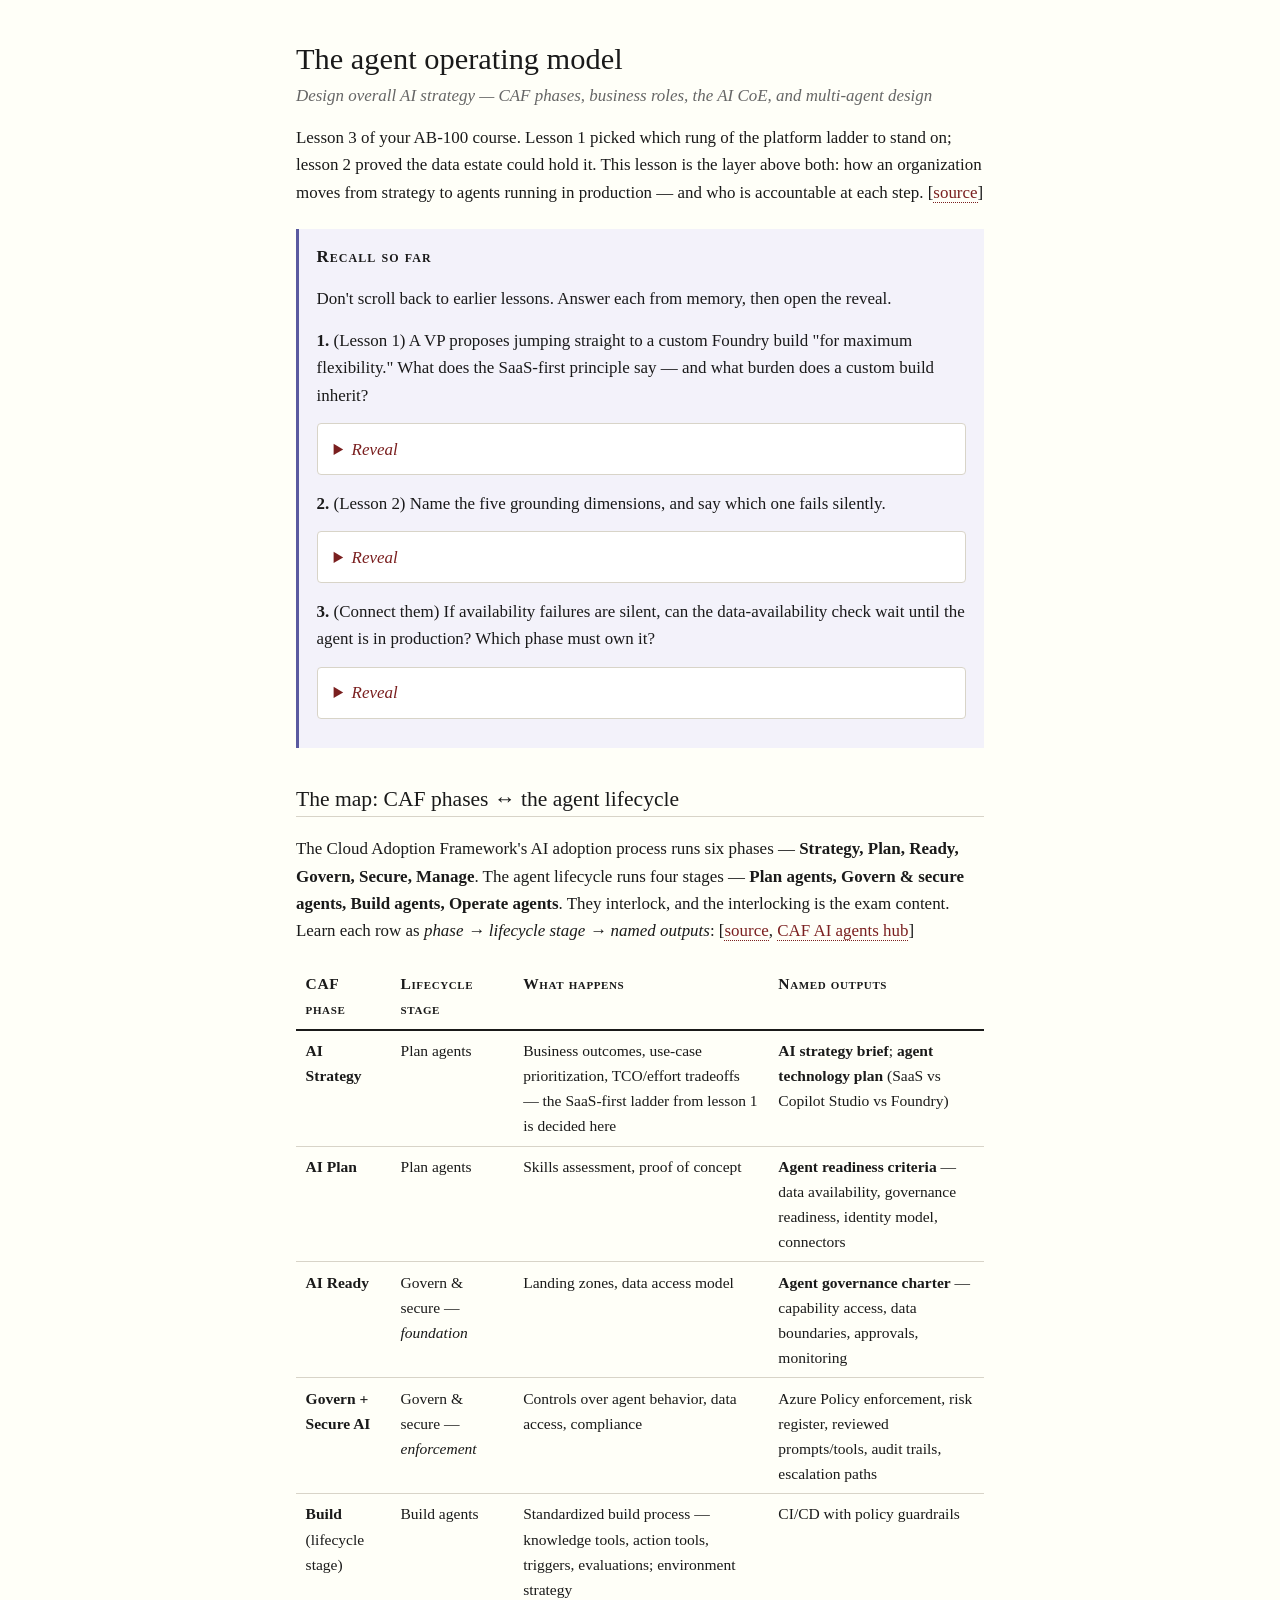
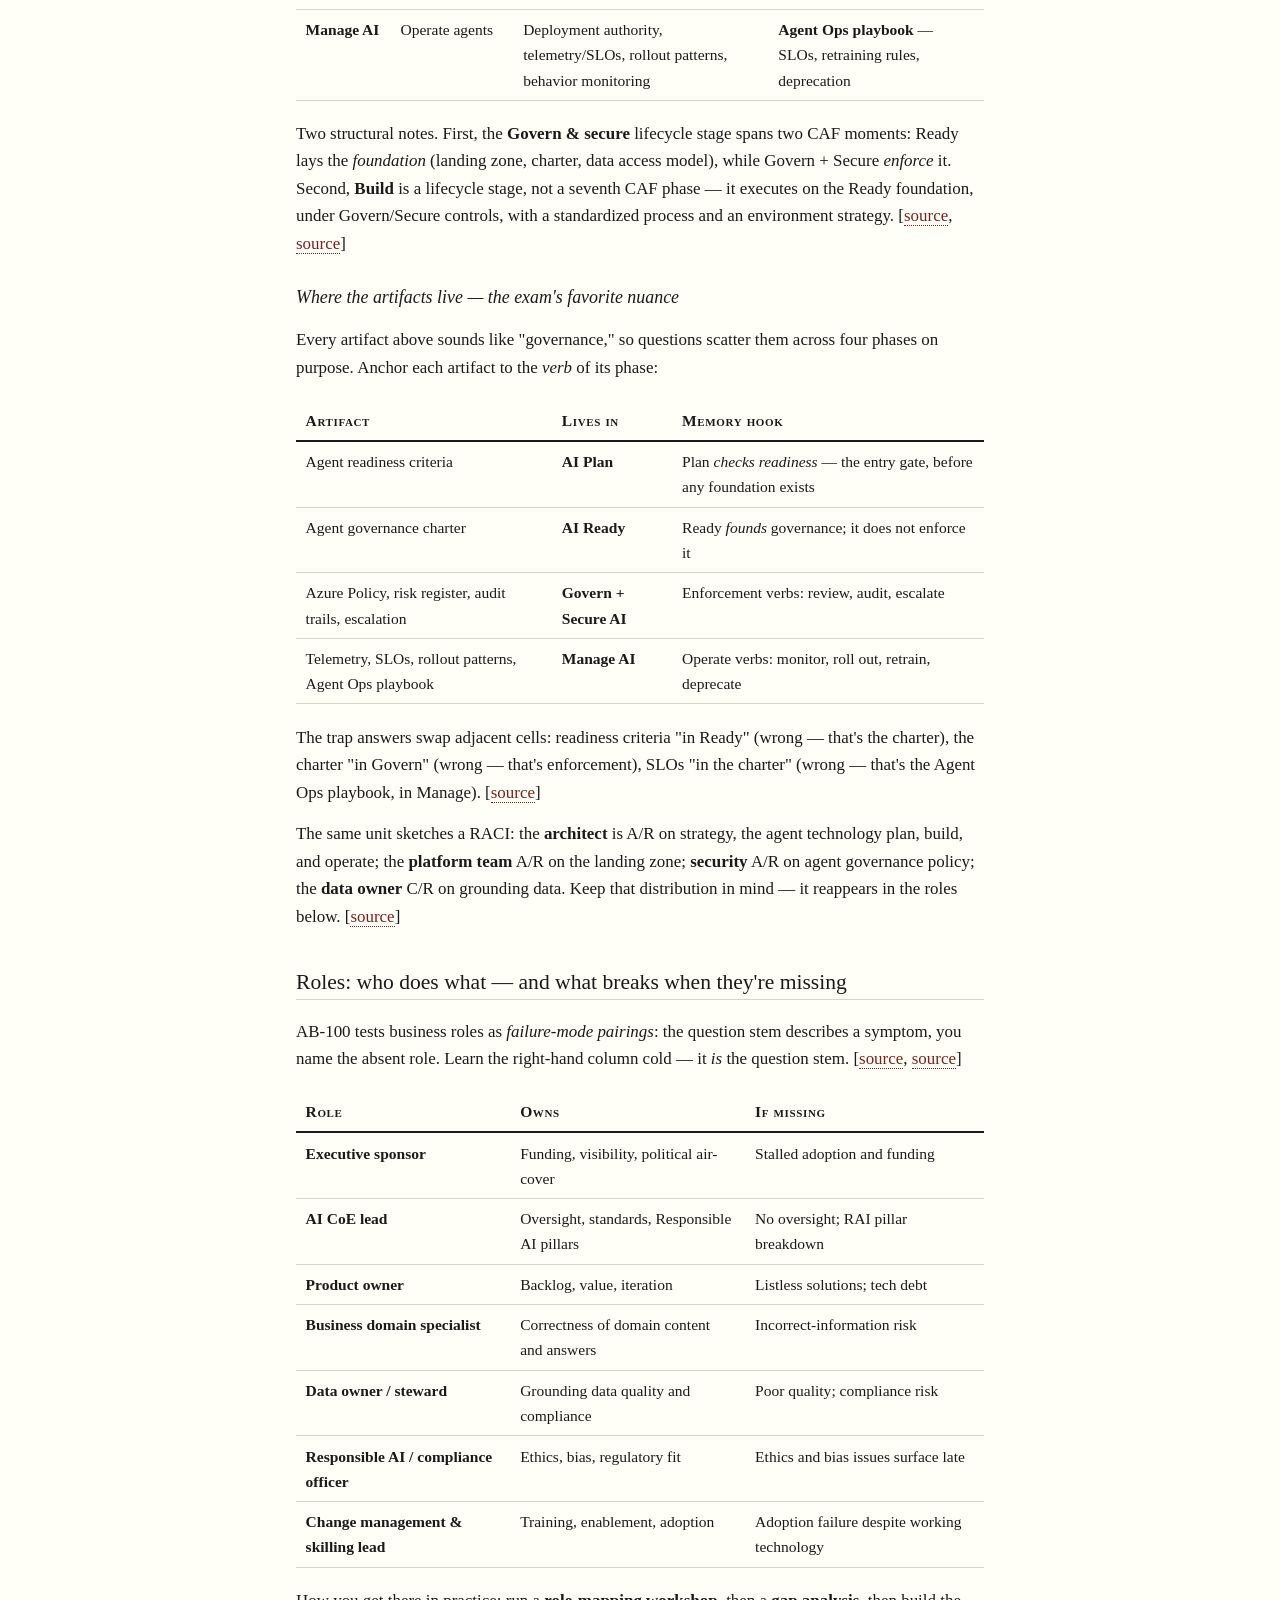
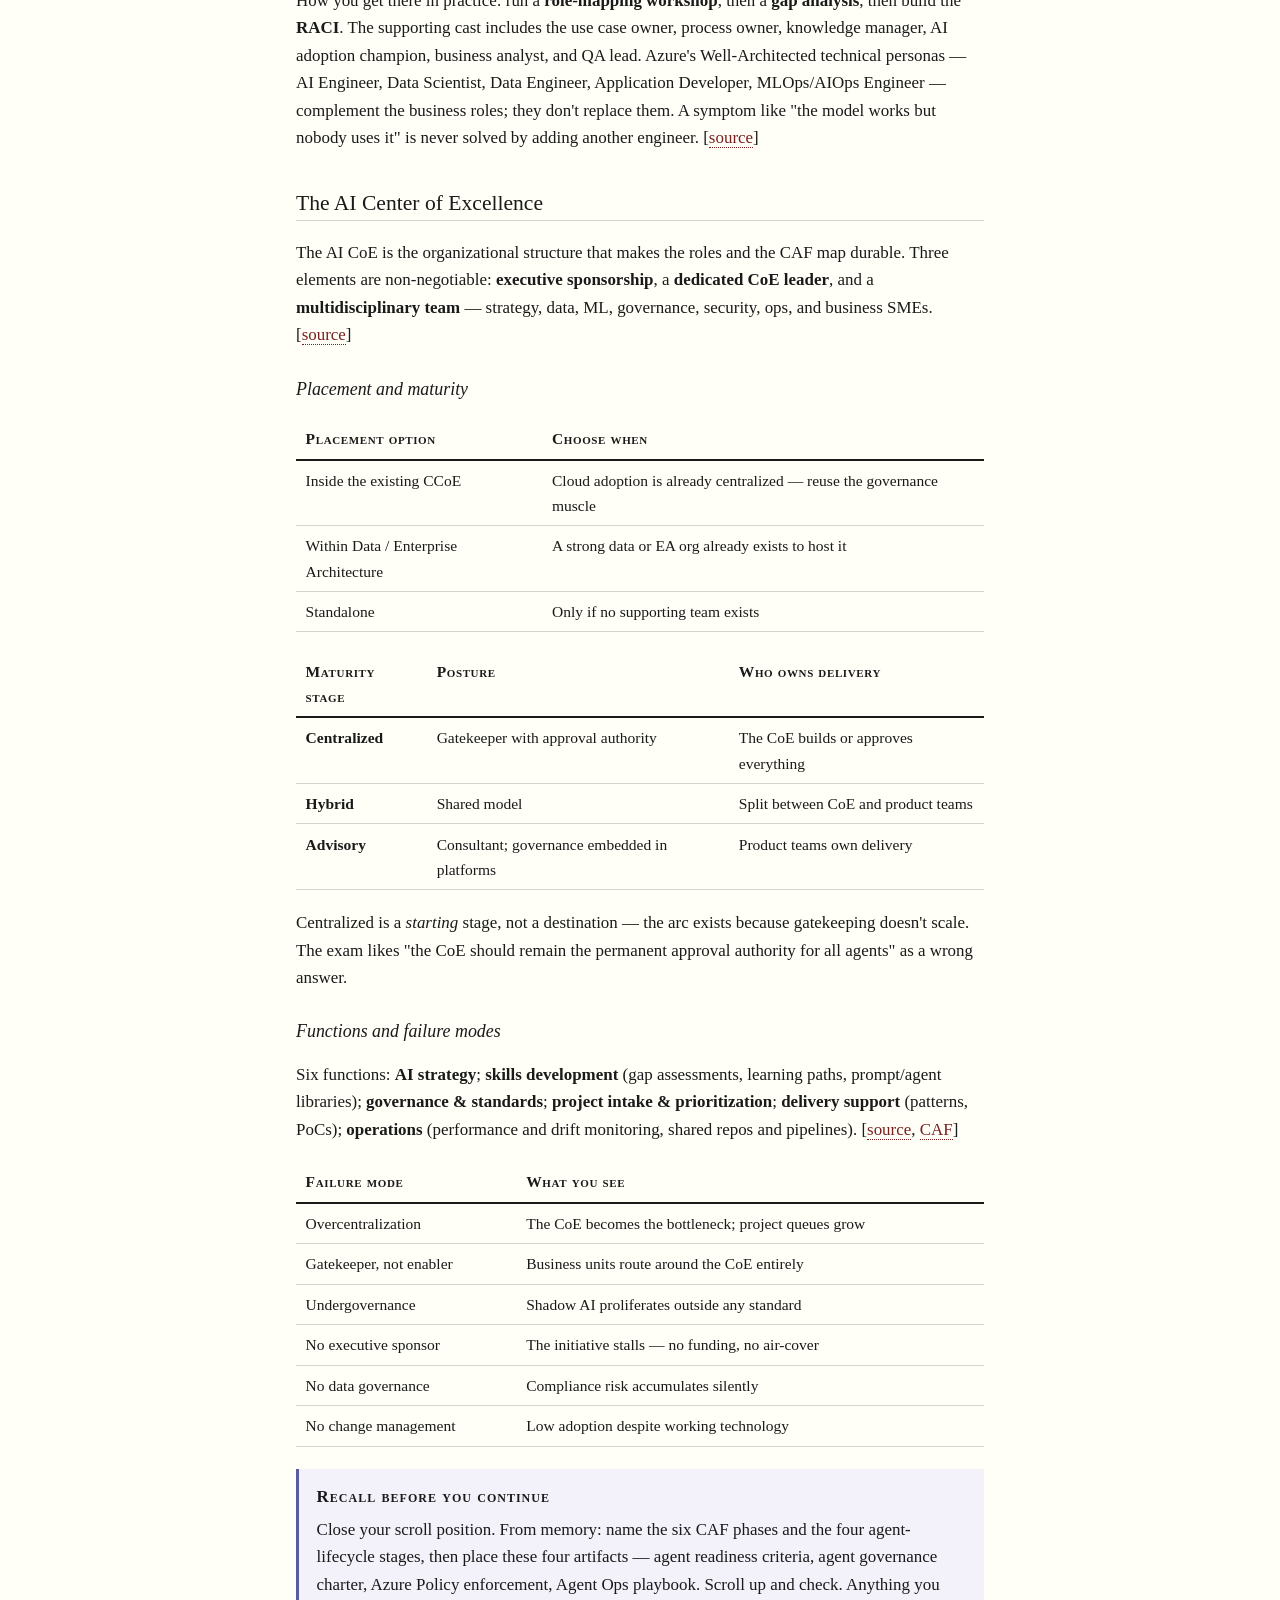
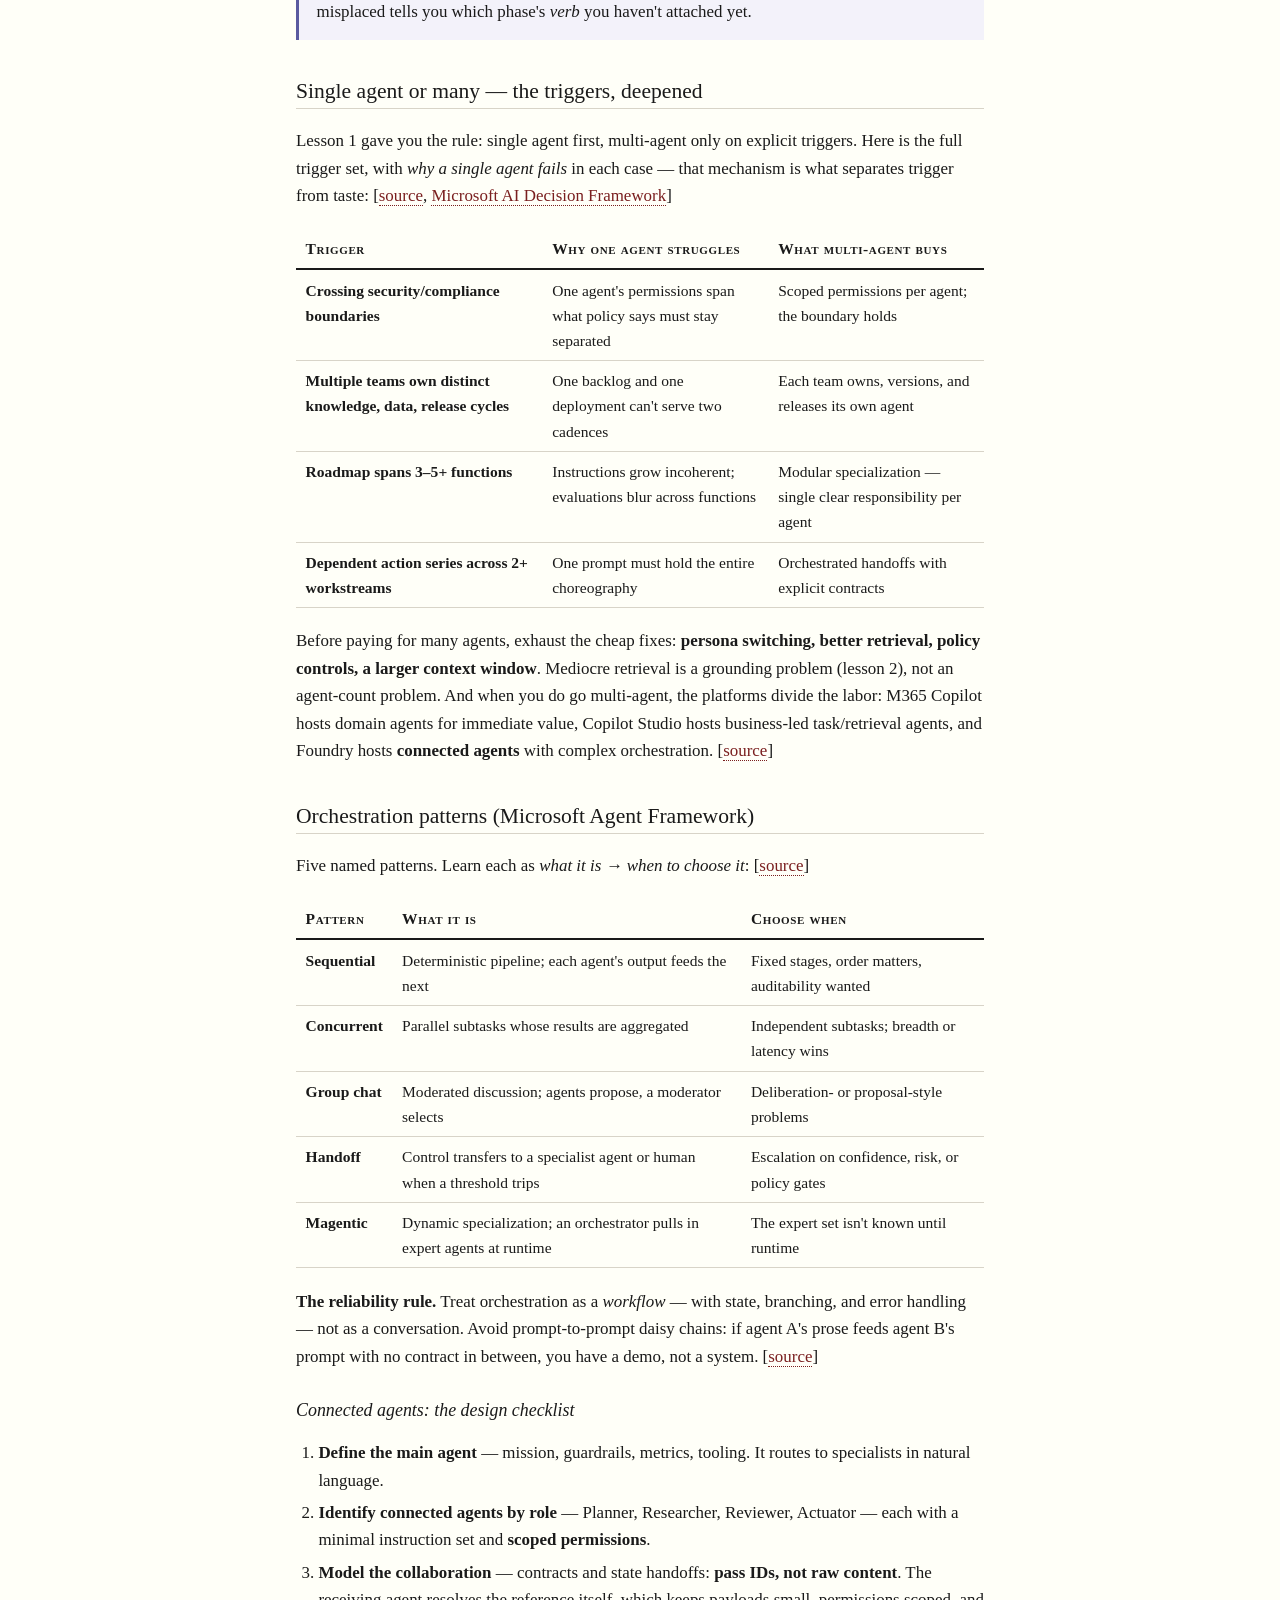
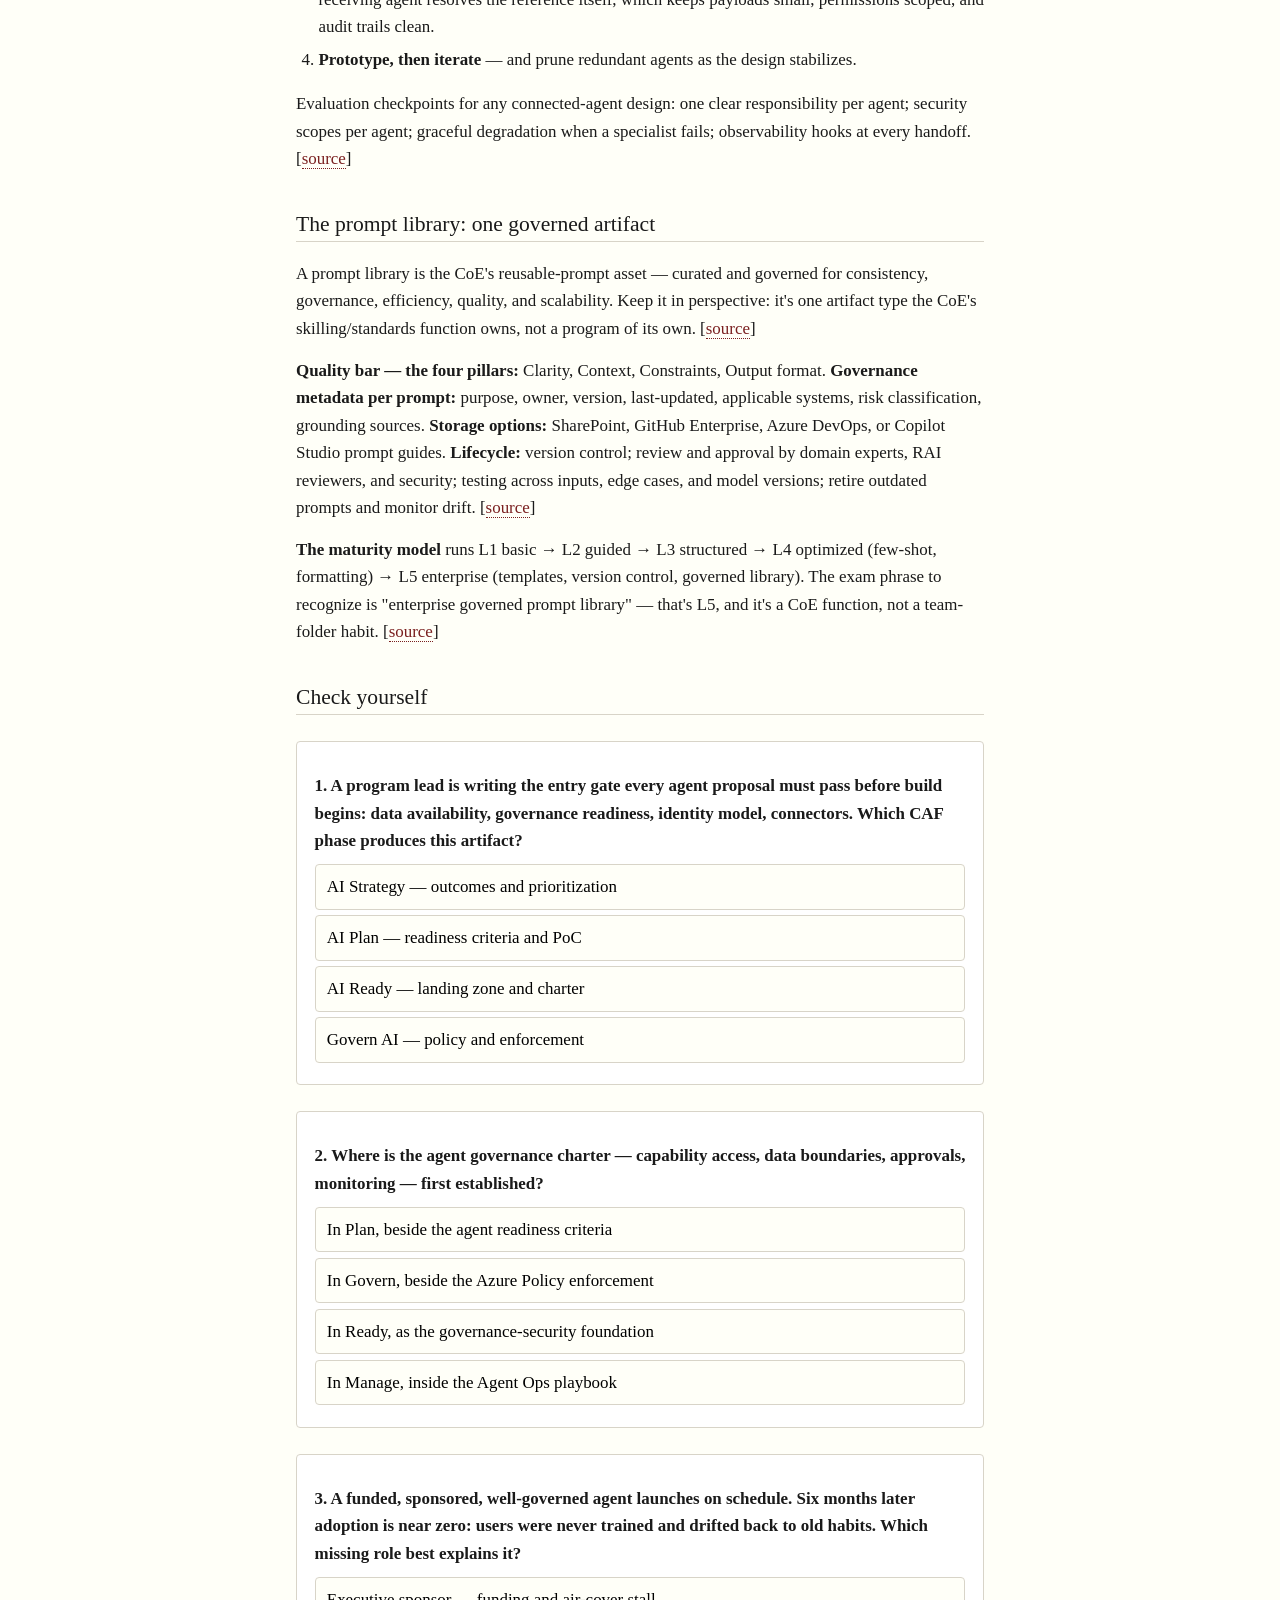
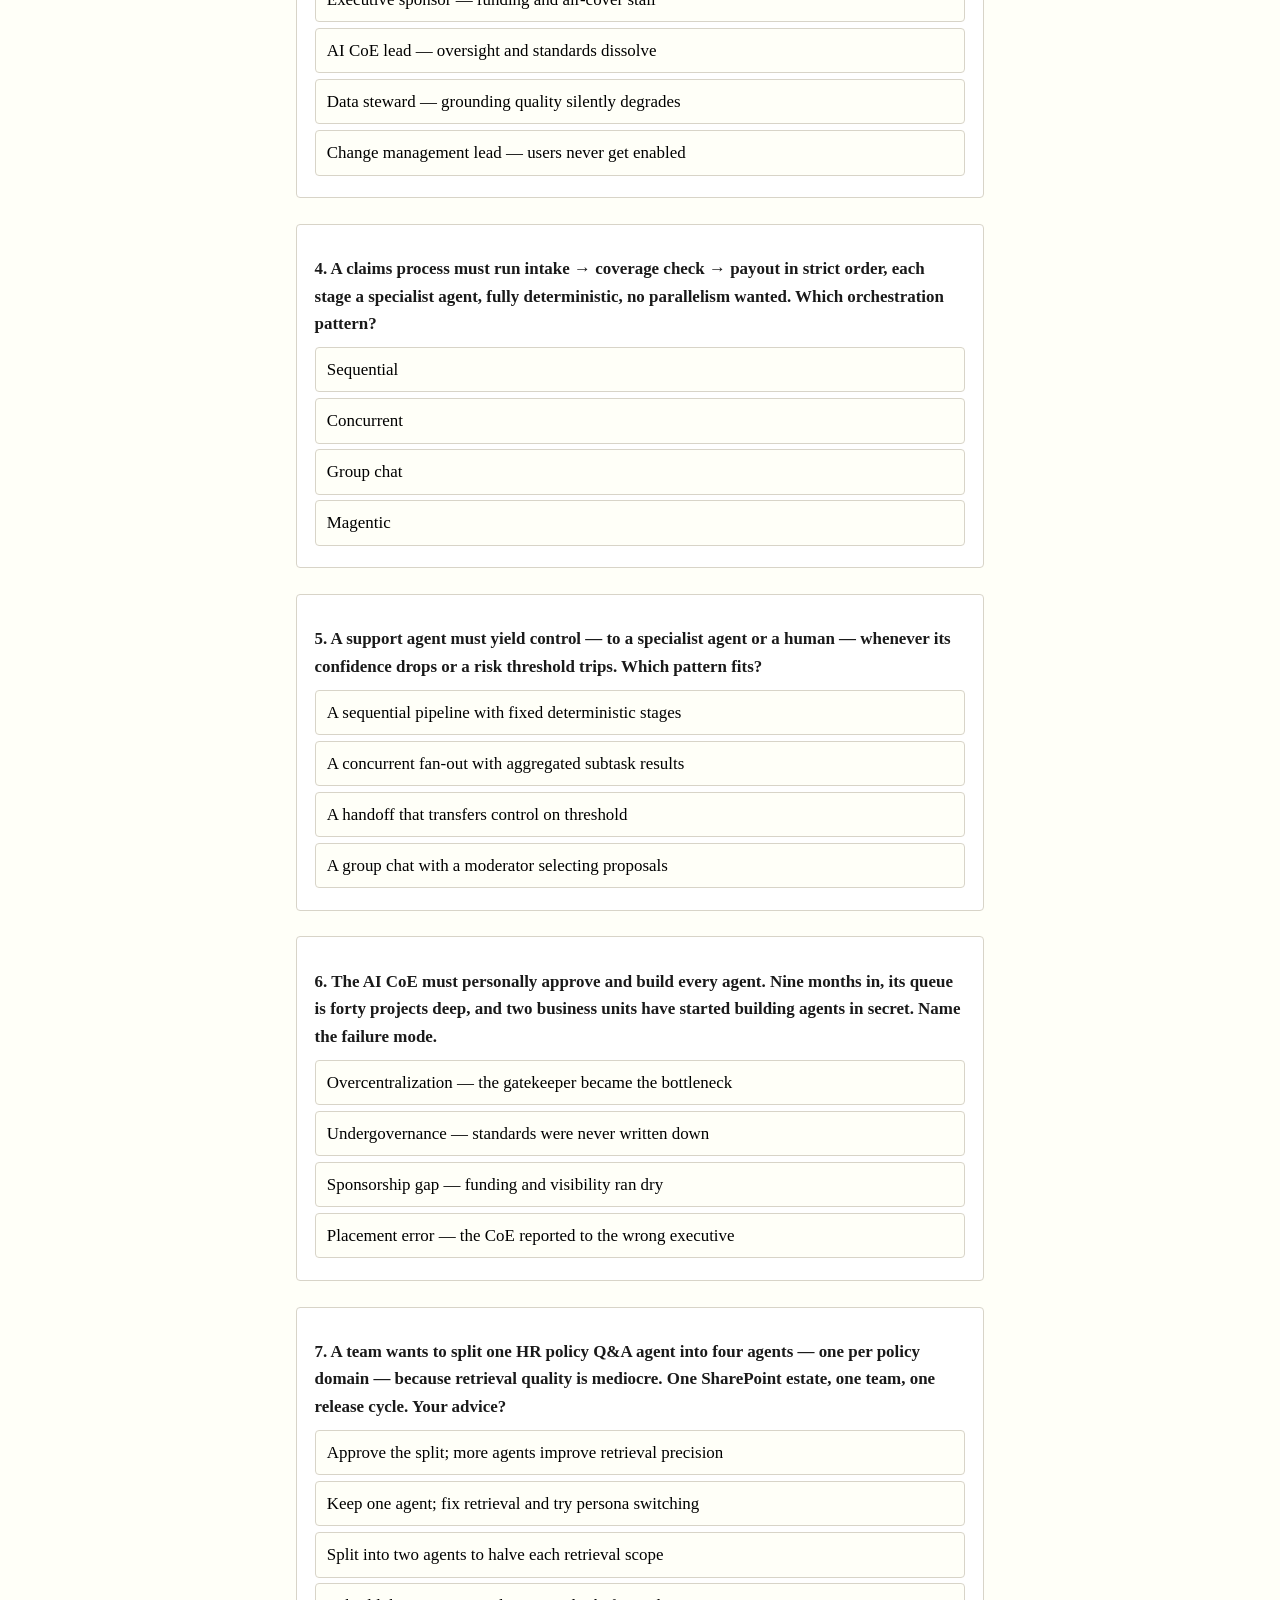
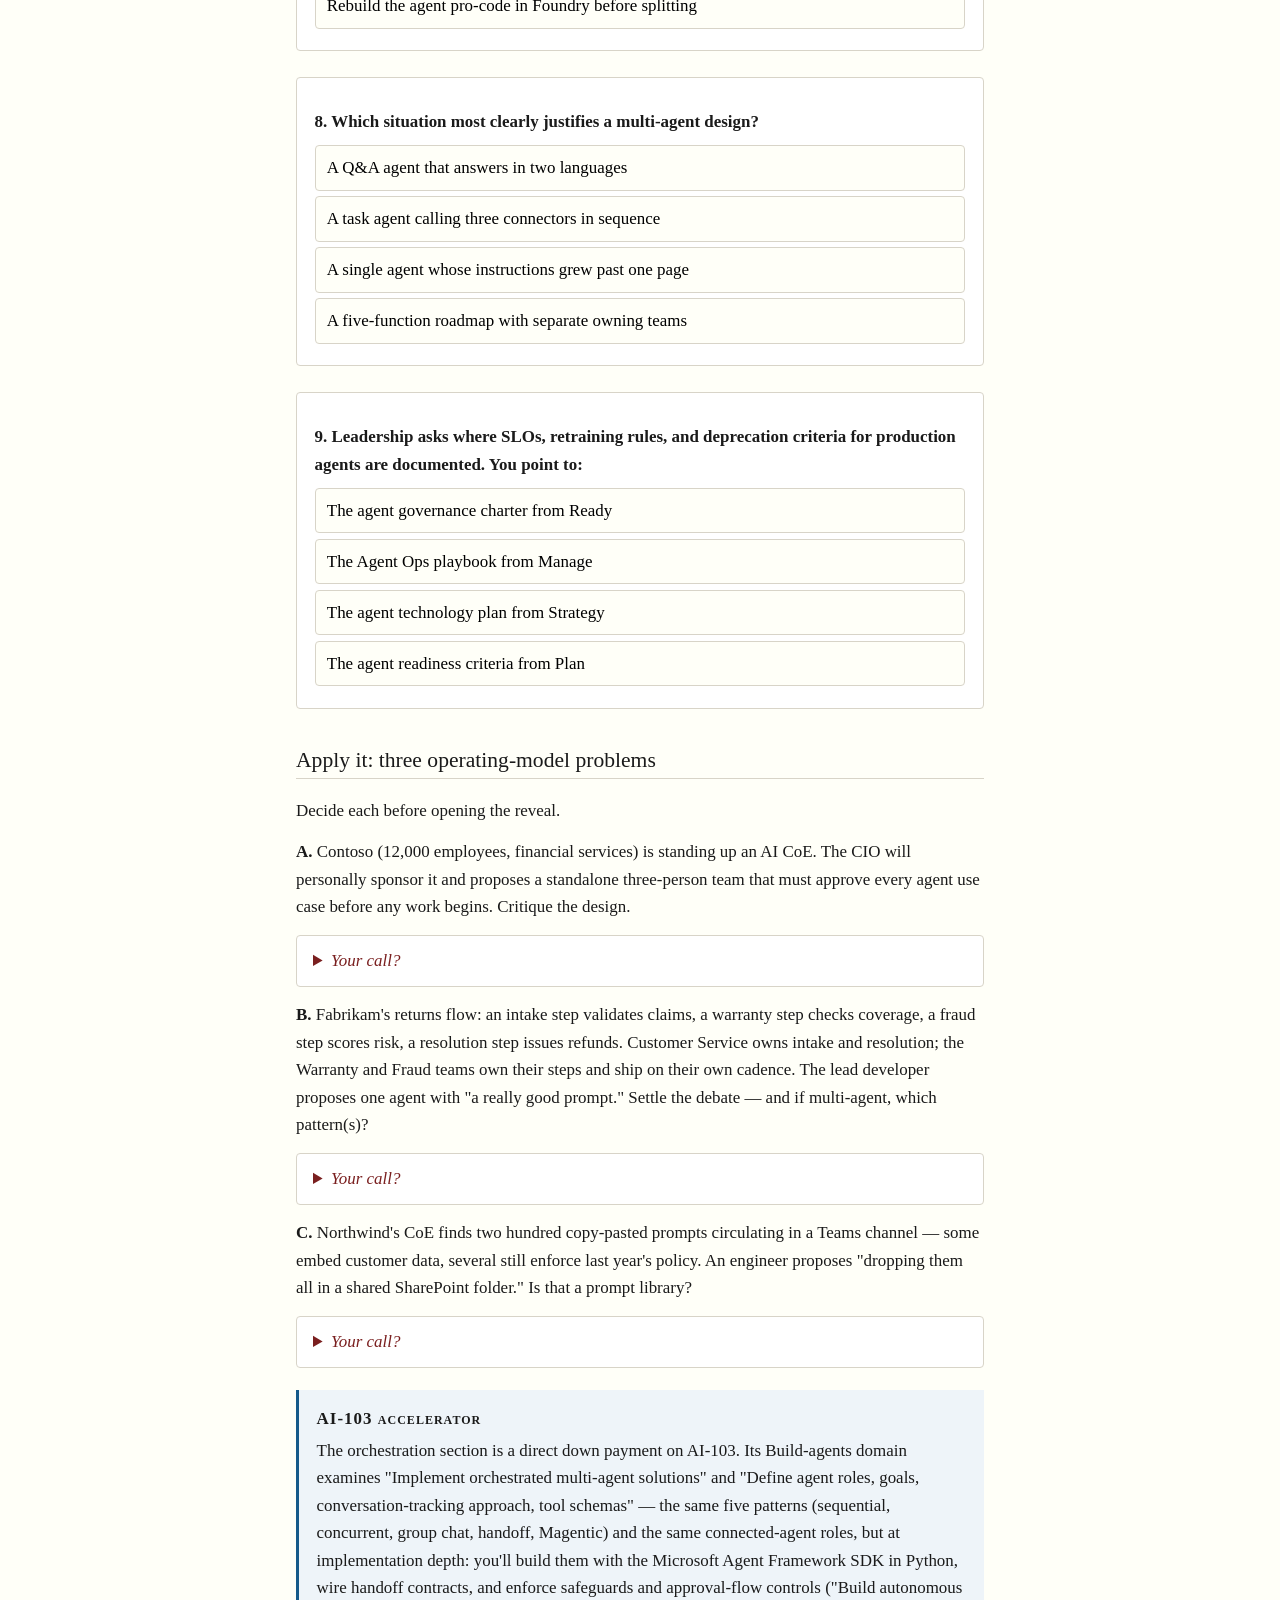
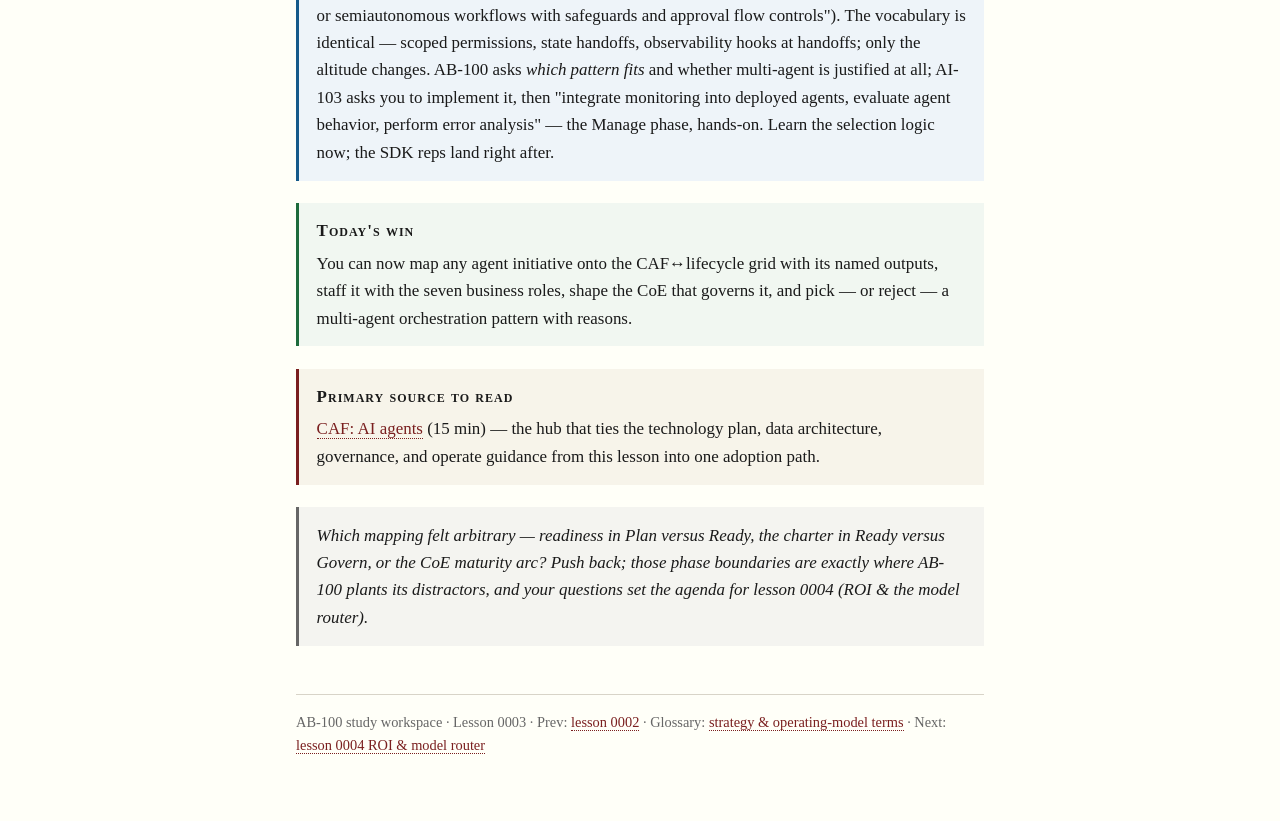
<file: lessons/0003-ai-strategy-caf-lifecycle-coe.html>
<!DOCTYPE html>
<html lang="en">
<head>
<meta charset="utf-8">
<meta name="viewport" content="width=device-width, initial-scale=1">
<title>Lesson 0003 — The agent operating model: CAF lifecycle, roles, and the AI CoE</title>
<link rel="stylesheet" href="../assets/lesson.css">
</head>
<body>

<h1>The agent operating model</h1>
<p class="subtitle">Design overall AI strategy — CAF phases, business roles, the AI CoE, and multi-agent design</p>

<p>Lesson 3 of your AB-100 course. Lesson 1 picked which rung of the platform ladder to stand on; lesson 2 proved the data estate could hold it. This lesson is the layer above both: how an organization moves from strategy to agents running in production — and who is accountable at each step. [<a href="https://learn.microsoft.com/en-us/training/modules/design-overall-ai-strategy-business-solutions/">source</a>]</p>

<div class="recall">
<span class="boxlabel">Recall so far</span>
<p>Don't scroll back to earlier lessons. Answer each from memory, then open the reveal.</p>
<p><strong>1.</strong> (Lesson 1) A VP proposes jumping straight to a custom Foundry build "for maximum flexibility." What does the SaaS-first principle say — and what burden does a custom build inherit?</p>
<details><summary>Reveal</summary>
<p>Always open by asking whether a prebuilt SaaS agent meets the functional requirements; if yes, stop. Custom builds carry governance, evaluation, and ops burden you must justify — control is paid for with ownership.</p>
</details>
<p><strong>2.</strong> (Lesson 2) Name the five grounding dimensions, and say which one fails silently.</p>
<details><summary>Reveal</summary>
<p>Accuracy, relevance, timeliness, cleanliness, availability. <strong>Availability</strong> fails silently — retrieval is permission-trimmed per user, so the agent answers from a poorer evidence base and nobody gets an error.</p>
</details>
<p><strong>3.</strong> (Connect them) If availability failures are silent, can the data-availability check wait until the agent is in production? Which phase must own it?</p>
<details><summary>Reveal</summary>
<p>No — a silent failure never pages anyone; operations telemetry sees a "working" agent. Data availability must be verified <em>before</em> build, as one of the <strong>agent readiness criteria</strong> in the CAF <strong>Plan</strong> phase. That's the map this lesson teaches.</p>
</details>
</div>

<h2>The map: CAF phases ↔ the agent lifecycle</h2>

<p>The Cloud Adoption Framework's AI adoption process runs six phases — <strong>Strategy, Plan, Ready, Govern, Secure, Manage</strong>. The agent lifecycle runs four stages — <strong>Plan agents, Govern &amp; secure agents, Build agents, Operate agents</strong>. They interlock, and the interlocking is the exam content. Learn each row as <em>phase → lifecycle stage → named outputs</em>: [<a href="https://learn.microsoft.com/en-us/azure/cloud-adoption-framework/scenarios/ai/">source</a>, <a href="https://learn.microsoft.com/en-us/azure/cloud-adoption-framework/ai-agents/">CAF AI agents hub</a>]</p>

<table>
  <tr><th>CAF phase</th><th>Lifecycle stage</th><th>What happens</th><th>Named outputs</th></tr>
  <tr><td><strong>AI Strategy</strong></td><td>Plan agents</td><td>Business outcomes, use-case prioritization, TCO/effort tradeoffs — the SaaS-first ladder from lesson 1 is decided here</td><td><strong>AI strategy brief</strong>; <strong>agent technology plan</strong> (SaaS vs Copilot Studio vs Foundry)</td></tr>
  <tr><td><strong>AI Plan</strong></td><td>Plan agents</td><td>Skills assessment, proof of concept</td><td><strong>Agent readiness criteria</strong> — data availability, governance readiness, identity model, connectors</td></tr>
  <tr><td><strong>AI Ready</strong></td><td>Govern &amp; secure — <em>foundation</em></td><td>Landing zones, data access model</td><td><strong>Agent governance charter</strong> — capability access, data boundaries, approvals, monitoring</td></tr>
  <tr><td><strong>Govern + Secure AI</strong></td><td>Govern &amp; secure — <em>enforcement</em></td><td>Controls over agent behavior, data access, compliance</td><td>Azure Policy enforcement, risk register, reviewed prompts/tools, audit trails, escalation paths</td></tr>
  <tr><td><strong>Build</strong> (lifecycle stage)</td><td>Build agents</td><td>Standardized build process — knowledge tools, action tools, triggers, evaluations; environment strategy</td><td>CI/CD with policy guardrails</td></tr>
  <tr><td><strong>Manage AI</strong></td><td>Operate agents</td><td>Deployment authority, telemetry/SLOs, rollout patterns, behavior monitoring</td><td><strong>Agent Ops playbook</strong> — SLOs, retraining rules, deprecation</td></tr>
</table>

<p>Two structural notes. First, the <strong>Govern &amp; secure</strong> lifecycle stage spans two CAF moments: Ready lays the <em>foundation</em> (landing zone, charter, data access model), while Govern + Secure <em>enforce</em> it. Second, <strong>Build</strong> is a lifecycle stage, not a seventh CAF phase — it executes on the Ready foundation, under Govern/Secure controls, with a standardized process and an environment strategy. [<a href="https://learn.microsoft.com/en-us/azure/cloud-adoption-framework/ready/landing-zone/">source</a>, <a href="https://learn.microsoft.com/en-us/azure/cloud-adoption-framework/ai-agents/governance-security-across-organization">source</a>]</p>

<h3>Where the artifacts live — the exam's favorite nuance</h3>

<p>Every artifact above sounds like "governance," so questions scatter them across four phases on purpose. Anchor each artifact to the <em>verb</em> of its phase:</p>

<table>
  <tr><th>Artifact</th><th>Lives in</th><th>Memory hook</th></tr>
  <tr><td>Agent readiness criteria</td><td><strong>AI Plan</strong></td><td>Plan <em>checks readiness</em> — the entry gate, before any foundation exists</td></tr>
  <tr><td>Agent governance charter</td><td><strong>AI Ready</strong></td><td>Ready <em>founds</em> governance; it does not enforce it</td></tr>
  <tr><td>Azure Policy, risk register, audit trails, escalation</td><td><strong>Govern + Secure AI</strong></td><td>Enforcement verbs: review, audit, escalate</td></tr>
  <tr><td>Telemetry, SLOs, rollout patterns, Agent Ops playbook</td><td><strong>Manage AI</strong></td><td>Operate verbs: monitor, roll out, retrain, deprecate</td></tr>
</table>

<p>The trap answers swap adjacent cells: readiness criteria "in Ready" (wrong — that's the charter), the charter "in Govern" (wrong — that's enforcement), SLOs "in the charter" (wrong — that's the Agent Ops playbook, in Manage). [<a href="https://learn.microsoft.com/en-us/azure/cloud-adoption-framework/ai-agents/integrate-manage-operate">source</a>]</p>

<p>The same unit sketches a RACI: the <strong>architect</strong> is A/R on strategy, the agent technology plan, build, and operate; the <strong>platform team</strong> A/R on the landing zone; <strong>security</strong> A/R on agent governance policy; the <strong>data owner</strong> C/R on grounding data. Keep that distribution in mind — it reappears in the roles below. [<a href="https://learn.microsoft.com/en-us/azure/cloud-adoption-framework/scenarios/ai/">source</a>]</p>

<h2>Roles: who does what — and what breaks when they're missing</h2>

<p>AB-100 tests business roles as <em>failure-mode pairings</em>: the question stem describes a symptom, you name the absent role. Learn the right-hand column cold — it <em>is</em> the question stem. [<a href="https://learn.microsoft.com/en-us/training/modules/scale-ai/3-organize-ai-success">source</a>, <a href="https://learn.microsoft.com/en-us/training/modules/intro-ai-center-excellence/4-determining-organizational-roles-responsibilities">source</a>]</p>

<table>
  <tr><th>Role</th><th>Owns</th><th>If missing</th></tr>
  <tr><td><strong>Executive sponsor</strong></td><td>Funding, visibility, political air-cover</td><td>Stalled adoption and funding</td></tr>
  <tr><td><strong>AI CoE lead</strong></td><td>Oversight, standards, Responsible AI pillars</td><td>No oversight; RAI pillar breakdown</td></tr>
  <tr><td><strong>Product owner</strong></td><td>Backlog, value, iteration</td><td>Listless solutions; tech debt</td></tr>
  <tr><td><strong>Business domain specialist</strong></td><td>Correctness of domain content and answers</td><td>Incorrect-information risk</td></tr>
  <tr><td><strong>Data owner / steward</strong></td><td>Grounding data quality and compliance</td><td>Poor quality; compliance risk</td></tr>
  <tr><td><strong>Responsible AI / compliance officer</strong></td><td>Ethics, bias, regulatory fit</td><td>Ethics and bias issues surface late</td></tr>
  <tr><td><strong>Change management &amp; skilling lead</strong></td><td>Training, enablement, adoption</td><td>Adoption failure despite working technology</td></tr>
</table>

<p>How you get there in practice: run a <strong>role-mapping workshop</strong>, then a <strong>gap analysis</strong>, then build the <strong>RACI</strong>. The supporting cast includes the use case owner, process owner, knowledge manager, AI adoption champion, business analyst, and QA lead. Azure's Well-Architected technical personas — AI Engineer, Data Scientist, Data Engineer, Application Developer, MLOps/AIOps Engineer — complement the business roles; they don't replace them. A symptom like "the model works but nobody uses it" is never solved by adding another engineer. [<a href="https://learn.microsoft.com/en-us/training/modules/scale-ai/3-organize-ai-success">source</a>]</p>

<h2>The AI Center of Excellence</h2>

<p>The AI CoE is the organizational structure that makes the roles and the CAF map durable. Three elements are non-negotiable: <strong>executive sponsorship</strong>, a <strong>dedicated CoE leader</strong>, and a <strong>multidisciplinary team</strong> — strategy, data, ML, governance, security, ops, and business SMEs. [<a href="https://learn.microsoft.com/en-us/training/modules/intro-ai-center-excellence/">source</a>]</p>

<h3>Placement and maturity</h3>

<table>
  <tr><th>Placement option</th><th>Choose when</th></tr>
  <tr><td>Inside the existing CCoE</td><td>Cloud adoption is already centralized — reuse the governance muscle</td></tr>
  <tr><td>Within Data / Enterprise Architecture</td><td>A strong data or EA org already exists to host it</td></tr>
  <tr><td>Standalone</td><td>Only if no supporting team exists</td></tr>
</table>

<table>
  <tr><th>Maturity stage</th><th>Posture</th><th>Who owns delivery</th></tr>
  <tr><td><strong>Centralized</strong></td><td>Gatekeeper with approval authority</td><td>The CoE builds or approves everything</td></tr>
  <tr><td><strong>Hybrid</strong></td><td>Shared model</td><td>Split between CoE and product teams</td></tr>
  <tr><td><strong>Advisory</strong></td><td>Consultant; governance embedded in platforms</td><td>Product teams own delivery</td></tr>
</table>

<p>Centralized is a <em>starting</em> stage, not a destination — the arc exists because gatekeeping doesn't scale. The exam likes "the CoE should remain the permanent approval authority for all agents" as a wrong answer.</p>

<h3>Functions and failure modes</h3>

<p>Six functions: <strong>AI strategy</strong>; <strong>skills development</strong> (gap assessments, learning paths, prompt/agent libraries); <strong>governance &amp; standards</strong>; <strong>project intake &amp; prioritization</strong>; <strong>delivery support</strong> (patterns, PoCs); <strong>operations</strong> (performance and drift monitoring, shared repos and pipelines). [<a href="https://learn.microsoft.com/en-us/training/modules/intro-ai-center-excellence/">source</a>, <a href="https://learn.microsoft.com/en-us/azure/cloud-adoption-framework/">CAF</a>]</p>

<table>
  <tr><th>Failure mode</th><th>What you see</th></tr>
  <tr><td>Overcentralization</td><td>The CoE becomes the bottleneck; project queues grow</td></tr>
  <tr><td>Gatekeeper, not enabler</td><td>Business units route around the CoE entirely</td></tr>
  <tr><td>Undergovernance</td><td>Shadow AI proliferates outside any standard</td></tr>
  <tr><td>No executive sponsor</td><td>The initiative stalls — no funding, no air-cover</td></tr>
  <tr><td>No data governance</td><td>Compliance risk accumulates silently</td></tr>
  <tr><td>No change management</td><td>Low adoption despite working technology</td></tr>
</table>

<div class="recall">
<span class="boxlabel">Recall before you continue</span>
Close your scroll position. From memory: name the six CAF phases and the four agent-lifecycle stages, then place these four artifacts — agent readiness criteria, agent governance charter, Azure Policy enforcement, Agent Ops playbook. Scroll up and check. Anything you misplaced tells you which phase's <em>verb</em> you haven't attached yet.
</div>

<h2>Single agent or many — the triggers, deepened</h2>

<p>Lesson 1 gave you the rule: single agent first, multi-agent only on explicit triggers. Here is the full trigger set, with <em>why a single agent fails</em> in each case — that mechanism is what separates trigger from taste: [<a href="https://learn.microsoft.com/en-us/azure/cloud-adoption-framework/ai-agents/single-agent-multiple-agents">source</a>, <a href="https://microsoft.github.io/Microsoft-AI-Decision-Framework">Microsoft AI Decision Framework</a>]</p>

<table>
  <tr><th>Trigger</th><th>Why one agent struggles</th><th>What multi-agent buys</th></tr>
  <tr><td><strong>Crossing security/compliance boundaries</strong></td><td>One agent's permissions span what policy says must stay separated</td><td>Scoped permissions per agent; the boundary holds</td></tr>
  <tr><td><strong>Multiple teams own distinct knowledge, data, release cycles</strong></td><td>One backlog and one deployment can't serve two cadences</td><td>Each team owns, versions, and releases its own agent</td></tr>
  <tr><td><strong>Roadmap spans 3–5+ functions</strong></td><td>Instructions grow incoherent; evaluations blur across functions</td><td>Modular specialization — single clear responsibility per agent</td></tr>
  <tr><td><strong>Dependent action series across 2+ workstreams</strong></td><td>One prompt must hold the entire choreography</td><td>Orchestrated handoffs with explicit contracts</td></tr>
</table>

<p>Before paying for many agents, exhaust the cheap fixes: <strong>persona switching, better retrieval, policy controls, a larger context window</strong>. Mediocre retrieval is a grounding problem (lesson 2), not an agent-count problem. And when you do go multi-agent, the platforms divide the labor: M365 Copilot hosts domain agents for immediate value, Copilot Studio hosts business-led task/retrieval agents, and Foundry hosts <strong>connected agents</strong> with complex orchestration. [<a href="https://learn.microsoft.com/en-us/azure/cloud-adoption-framework/ai-agents/technology-solutions-plan-strategy">source</a>]</p>

<h2>Orchestration patterns (Microsoft Agent Framework)</h2>

<p>Five named patterns. Learn each as <em>what it is → when to choose it</em>: [<a href="https://github.com/microsoft/multi-agent-reference-architecture">source</a>]</p>

<table>
  <tr><th>Pattern</th><th>What it is</th><th>Choose when</th></tr>
  <tr><td><strong>Sequential</strong></td><td>Deterministic pipeline; each agent's output feeds the next</td><td>Fixed stages, order matters, auditability wanted</td></tr>
  <tr><td><strong>Concurrent</strong></td><td>Parallel subtasks whose results are aggregated</td><td>Independent subtasks; breadth or latency wins</td></tr>
  <tr><td><strong>Group chat</strong></td><td>Moderated discussion; agents propose, a moderator selects</td><td>Deliberation- or proposal-style problems</td></tr>
  <tr><td><strong>Handoff</strong></td><td>Control transfers to a specialist agent or human when a threshold trips</td><td>Escalation on confidence, risk, or policy gates</td></tr>
  <tr><td><strong>Magentic</strong></td><td>Dynamic specialization; an orchestrator pulls in expert agents at runtime</td><td>The expert set isn't known until runtime</td></tr>
</table>

<p><strong>The reliability rule.</strong> Treat orchestration as a <em>workflow</em> — with state, branching, and error handling — not as a conversation. Avoid prompt-to-prompt daisy chains: if agent A's prose feeds agent B's prompt with no contract in between, you have a demo, not a system. [<a href="https://github.com/microsoft/multi-agent-reference-architecture">source</a>]</p>

<h3>Connected agents: the design checklist</h3>

<ol>
  <li><strong>Define the main agent</strong> — mission, guardrails, metrics, tooling. It routes to specialists in natural language.</li>
  <li><strong>Identify connected agents by role</strong> — Planner, Researcher, Reviewer, Actuator — each with a minimal instruction set and <strong>scoped permissions</strong>.</li>
  <li><strong>Model the collaboration</strong> — contracts and state handoffs: <strong>pass IDs, not raw content</strong>. The receiving agent resolves the reference itself, which keeps payloads small, permissions scoped, and audit trails clean.</li>
  <li><strong>Prototype, then iterate</strong> — and prune redundant agents as the design stabilizes.</li>
</ol>

<p>Evaluation checkpoints for any connected-agent design: one clear responsibility per agent; security scopes per agent; graceful degradation when a specialist fails; observability hooks at every handoff. [<a href="https://github.com/microsoft/multi-agent-reference-architecture">source</a>]</p>

<h2>The prompt library: one governed artifact</h2>

<p>A prompt library is the CoE's reusable-prompt asset — curated and governed for consistency, governance, efficiency, quality, and scalability. Keep it in perspective: it's one artifact type the CoE's skilling/standards function owns, not a program of its own. [<a href="https://learn.microsoft.com/en-us/azure/copilot/write-effective-prompts">source</a>]</p>

<p><strong>Quality bar — the four pillars:</strong> Clarity, Context, Constraints, Output format. <strong>Governance metadata per prompt:</strong> purpose, owner, version, last-updated, applicable systems, risk classification, grounding sources. <strong>Storage options:</strong> SharePoint, GitHub Enterprise, Azure DevOps, or Copilot Studio prompt guides. <strong>Lifecycle:</strong> version control; review and approval by domain experts, RAI reviewers, and security; testing across inputs, edge cases, and model versions; retire outdated prompts and monitor drift. [<a href="https://learn.microsoft.com/en-us/azure/copilot/write-effective-prompts">source</a>]</p>

<p><strong>The maturity model</strong> runs L1 basic → L2 guided → L3 structured → L4 optimized (few-shot, formatting) → L5 enterprise (templates, version control, governed library). The exam phrase to recognize is "enterprise governed prompt library" — that's L5, and it's a CoE function, not a team-folder habit. [<a href="https://learn.microsoft.com/en-us/azure/foundry/openai/concepts/prompt-engineering">source</a>]</p>

<h2>Check yourself</h2>

<div class="quiz-q" data-answer="b">
  <p class="q">1. A program lead is writing the entry gate every agent proposal must pass before build begins: data availability, governance readiness, identity model, connectors. Which CAF phase produces this artifact?</p>
  <button class="opt" data-key="a">AI Strategy — outcomes and prioritization</button>
  <button class="opt" data-key="b">AI Plan — readiness criteria and PoC</button>
  <button class="opt" data-key="c">AI Ready — landing zone and charter</button>
  <button class="opt" data-key="d">Govern AI — policy and enforcement</button>
  <p class="why">Agent readiness criteria are an output of AI Plan, alongside the skills assessment and proof of concept. Strategy produces the brief and technology plan; Ready builds the landing zone and governance charter; Govern enforces. Readiness is the gate checked <em>during planning</em> — before foundations exist.</p>
</div>

<div class="quiz-q" data-answer="c">
  <p class="q">2. Where is the agent governance charter — capability access, data boundaries, approvals, monitoring — first established?</p>
  <button class="opt" data-key="a">In Plan, beside the agent readiness criteria</button>
  <button class="opt" data-key="b">In Govern, beside the Azure Policy enforcement</button>
  <button class="opt" data-key="c">In Ready, as the governance-security foundation</button>
  <button class="opt" data-key="d">In Manage, inside the Agent Ops playbook</button>
  <p class="why">Ready lays the foundation: landing zones, the data access model, and the charter itself. Govern + Secure then enforce it — Azure Policy, risk register, audit trails, escalation. The exam splits foundation (Ready) from enforcement (Govern/Secure) precisely because the names blur.</p>
</div>

<div class="quiz-q" data-answer="d">
  <p class="q">3. A funded, sponsored, well-governed agent launches on schedule. Six months later adoption is near zero: users were never trained and drifted back to old habits. Which missing role best explains it?</p>
  <button class="opt" data-key="a">Executive sponsor — funding and air-cover stall</button>
  <button class="opt" data-key="b">AI CoE lead — oversight and standards dissolve</button>
  <button class="opt" data-key="c">Data steward — grounding quality silently degrades</button>
  <button class="opt" data-key="d">Change management lead — users never get enabled</button>
  <p class="why">Sponsorship and governance were present; what failed is enablement. The change management &amp; skilling lead owns training and adoption — without one, working technology dies of disuse. Match the symptom to the failure-mode column, not to the most senior-sounding role.</p>
</div>

<div class="quiz-q" data-answer="a">
  <p class="q">4. A claims process must run intake → coverage check → payout in strict order, each stage a specialist agent, fully deterministic, no parallelism wanted. Which orchestration pattern?</p>
  <button class="opt" data-key="a">Sequential</button>
  <button class="opt" data-key="b">Concurrent</button>
  <button class="opt" data-key="c">Group chat</button>
  <button class="opt" data-key="d">Magentic</button>
  <p class="why">Fixed stages in a fixed order with deterministic control flow is the sequential pattern — a pipeline where each agent's output feeds the next. Concurrent runs independent subtasks in parallel; group chat deliberates; Magentic picks experts dynamically at runtime.</p>
</div>

<div class="quiz-q" data-answer="c">
  <p class="q">5. A support agent must yield control — to a specialist agent or a human — whenever its confidence drops or a risk threshold trips. Which pattern fits?</p>
  <button class="opt" data-key="a">A sequential pipeline with fixed deterministic stages</button>
  <button class="opt" data-key="b">A concurrent fan-out with aggregated subtask results</button>
  <button class="opt" data-key="c">A handoff that transfers control on threshold</button>
  <button class="opt" data-key="d">A group chat with a moderator selecting proposals</button>
  <p class="why">Handoff exists for exactly this: transfer to a specialist or human when a threshold — confidence, risk, policy — is crossed. Sequential and concurrent keep the same agents in the same roles throughout; group chat deliberates rather than escalates.</p>
</div>

<div class="quiz-q" data-answer="a">
  <p class="q">6. The AI CoE must personally approve and build every agent. Nine months in, its queue is forty projects deep, and two business units have started building agents in secret. Name the failure mode.</p>
  <button class="opt" data-key="a">Overcentralization — the gatekeeper became the bottleneck</button>
  <button class="opt" data-key="b">Undergovernance — standards were never written down</button>
  <button class="opt" data-key="c">Sponsorship gap — funding and visibility ran dry</button>
  <button class="opt" data-key="d">Placement error — the CoE reported to the wrong executive</button>
  <p class="why">A centralized gatekeeper approving everything collapses into a bottleneck — and the secret building is the <em>symptom</em> (shadow AI), not the disease. The maturity arc exists to escape this: evolve centralized → hybrid → advisory, with governance embedded in platforms rather than in a queue.</p>
</div>

<div class="quiz-q" data-answer="b">
  <p class="q">7. A team wants to split one HR policy Q&amp;A agent into four agents — one per policy domain — because retrieval quality is mediocre. One SharePoint estate, one team, one release cycle. Your advice?</p>
  <button class="opt" data-key="a">Approve the split; more agents improve retrieval precision</button>
  <button class="opt" data-key="b">Keep one agent; fix retrieval and try persona switching</button>
  <button class="opt" data-key="c">Split into two agents to halve each retrieval scope</button>
  <button class="opt" data-key="d">Rebuild the agent pro-code in Foundry before splitting</button>
  <p class="why">No trigger is present: no boundary crossed, one owning team, one release cycle, a single function. Mediocre retrieval is a grounding problem — scope knowledge sources and clean the content — and persona switching covers per-audience tone. Multi-agent would multiply cost and governance without fixing retrieval.</p>
</div>

<div class="quiz-q" data-answer="d">
  <p class="q">8. Which situation most clearly justifies a multi-agent design?</p>
  <button class="opt" data-key="a">A Q&amp;A agent that answers in two languages</button>
  <button class="opt" data-key="b">A task agent calling three connectors in sequence</button>
  <button class="opt" data-key="c">A single agent whose instructions grew past one page</button>
  <button class="opt" data-key="d">A five-function roadmap with separate owning teams</button>
  <p class="why">A roadmap spanning 3–5+ functions plus multiple owning teams with distinct release cycles are explicit triggers. Languages, connector counts, and long instructions are single-agent problems — solved with retrieval, persona switching, or tighter instructions, not orchestration.</p>
</div>

<div class="quiz-q" data-answer="b">
  <p class="q">9. Leadership asks where SLOs, retraining rules, and deprecation criteria for production agents are documented. You point to:</p>
  <button class="opt" data-key="a">The agent governance charter from Ready</button>
  <button class="opt" data-key="b">The Agent Ops playbook from Manage</button>
  <button class="opt" data-key="c">The agent technology plan from Strategy</button>
  <button class="opt" data-key="d">The agent readiness criteria from Plan</button>
  <p class="why">Operate-stage artifacts live in Manage: telemetry, SLOs, rollout patterns, behavior monitoring, and the Agent Ops playbook with retraining and deprecation rules. The charter governs access and boundaries; the technology plan picks platforms; readiness criteria gate the build.</p>
</div>

<h2>Apply it: three operating-model problems</h2>

<p>Decide each before opening the reveal.</p>

<p><strong>A.</strong> Contoso (12,000 employees, financial services) is standing up an AI CoE. The CIO will personally sponsor it and proposes a standalone three-person team that must approve every agent use case before any work begins. Critique the design.</p>
<details><summary>Your call?</summary>
<p><strong>Two elements right, the rest is a failure-mode checklist.</strong> Executive sponsorship and a dedicated leader are present — good. But three generalists are not the multidisciplinary team (strategy, data, ML, governance, security, ops, business SMEs). Standalone placement is the last resort, only if no supporting team exists — check for a CCoE or Data/EA home first. And "approves everything" is the centralized gatekeeper posture: acceptable as a <em>starting</em> maturity stage only with an explicit path toward hybrid, then advisory — otherwise it becomes the bottleneck that breeds shadow AI. Finally, assign the six functions — strategy, skilling, governance/standards, intake/prioritization, delivery support, operations — not just approval power. [<a href="https://learn.microsoft.com/en-us/training/modules/intro-ai-center-excellence/">source</a>]</p>
</details>

<p><strong>B.</strong> Fabrikam's returns flow: an intake step validates claims, a warranty step checks coverage, a fraud step scores risk, a resolution step issues refunds. Customer Service owns intake and resolution; the Warranty and Fraud teams own their steps and ship on their own cadence. The lead developer proposes one agent with "a really good prompt." Settle the debate — and if multi-agent, which pattern(s)?</p>
<details><summary>Your call?</summary>
<p><strong>Multi-agent, justified twice over</strong>: multiple owning teams with distinct release cycles, and a dependent action series across workstreams — with fraud scoring likely behind a compliance boundary besides. One prompt would force a single team to own everyone's logic and hold everyone's permissions. Patterns: <strong>Sequential</strong> for the deterministic intake → warranty → resolution pipeline, plus <strong>Handoff</strong> to a human when the fraud score crosses threshold. Contracts: pass claim IDs between agents, not raw content; scope each agent's permissions to its domain; run the whole thing as a workflow with state, branching, and error handling — no prompt-to-prompt daisy chains. [<a href="https://github.com/microsoft/multi-agent-reference-architecture">source</a>]</p>
</details>

<p><strong>C.</strong> Northwind's CoE finds two hundred copy-pasted prompts circulating in a Teams channel — some embed customer data, several still enforce last year's policy. An engineer proposes "dropping them all in a shared SharePoint folder." Is that a prompt library?</p>
<details><summary>Your call?</summary>
<p><strong>That's storage, not a library.</strong> A governed library needs the metadata (purpose, owner, version, last-updated, applicable systems, risk classification, grounding sources), a review/approval workflow (domain experts, RAI, security), testing across inputs and model versions, and lifecycle rules — retire the outdated, monitor drift — plus the four-pillar quality bar: clarity, context, constraints, output format. The customer-data prompts need remediation, not a folder. Done right, this is the jump from L1 ad-hoc to L5 enterprise governed library, owned by the CoE's skilling/standards function. [<a href="https://learn.microsoft.com/en-us/azure/copilot/write-effective-prompts">source</a>]</p>
</details>

<div class="ai103">
<span class="boxlabel">AI-103 accelerator</span>
The orchestration section is a direct down payment on AI-103. Its Build-agents domain examines "Implement orchestrated multi-agent solutions" and "Define agent roles, goals, conversation-tracking approach, tool schemas" — the same five patterns (sequential, concurrent, group chat, handoff, Magentic) and the same connected-agent roles, but at implementation depth: you'll build them with the Microsoft Agent Framework SDK in Python, wire handoff contracts, and enforce safeguards and approval-flow controls ("Build autonomous or semiautonomous workflows with safeguards and approval flow controls"). The vocabulary is identical — scoped permissions, state handoffs, observability hooks at handoffs; only the altitude changes. AB-100 asks <em>which pattern fits</em> and whether multi-agent is justified at all; AI-103 asks you to implement it, then "integrate monitoring into deployed agents, evaluate agent behavior, perform error analysis" — the Manage phase, hands-on. Learn the selection logic now; the SDK reps land right after.
</div>

<div class="win">
<span class="boxlabel">Today's win</span>
You can now map any agent initiative onto the CAF↔lifecycle grid with its named outputs, staff it with the seven business roles, shape the CoE that governs it, and pick — or reject — a multi-agent orchestration pattern with reasons.
</div>

<div class="source-box">
<span class="boxlabel">Primary source to read</span>
<a href="https://learn.microsoft.com/en-us/azure/cloud-adoption-framework/ai-agents/">CAF: AI agents</a> (15 min) — the hub that ties the technology plan, data architecture, governance, and operate guidance from this lesson into one adoption path.
</div>

<div class="teacher">
Which mapping felt arbitrary — readiness in Plan versus Ready, the charter in Ready versus Govern, or the CoE maturity arc? Push back; those phase boundaries are exactly where AB-100 plants its distractors, and your questions set the agenda for lesson 0004 (ROI &amp; the model router).
</div>

<footer>
AB-100 study workspace · Lesson 0003 · Prev: <a href="../lessons/0002-grounding-data-ai-ready-estate.html">lesson 0002</a> · Glossary: <a href="../reference/glossary.html">strategy &amp; operating-model terms</a> · Next: <a href="../lessons/0004-roi-tco-model-router.html">lesson 0004 ROI &amp; model router</a>
</footer>

<script src="../assets/quiz.js"></script>
</body>
</html>
</file>
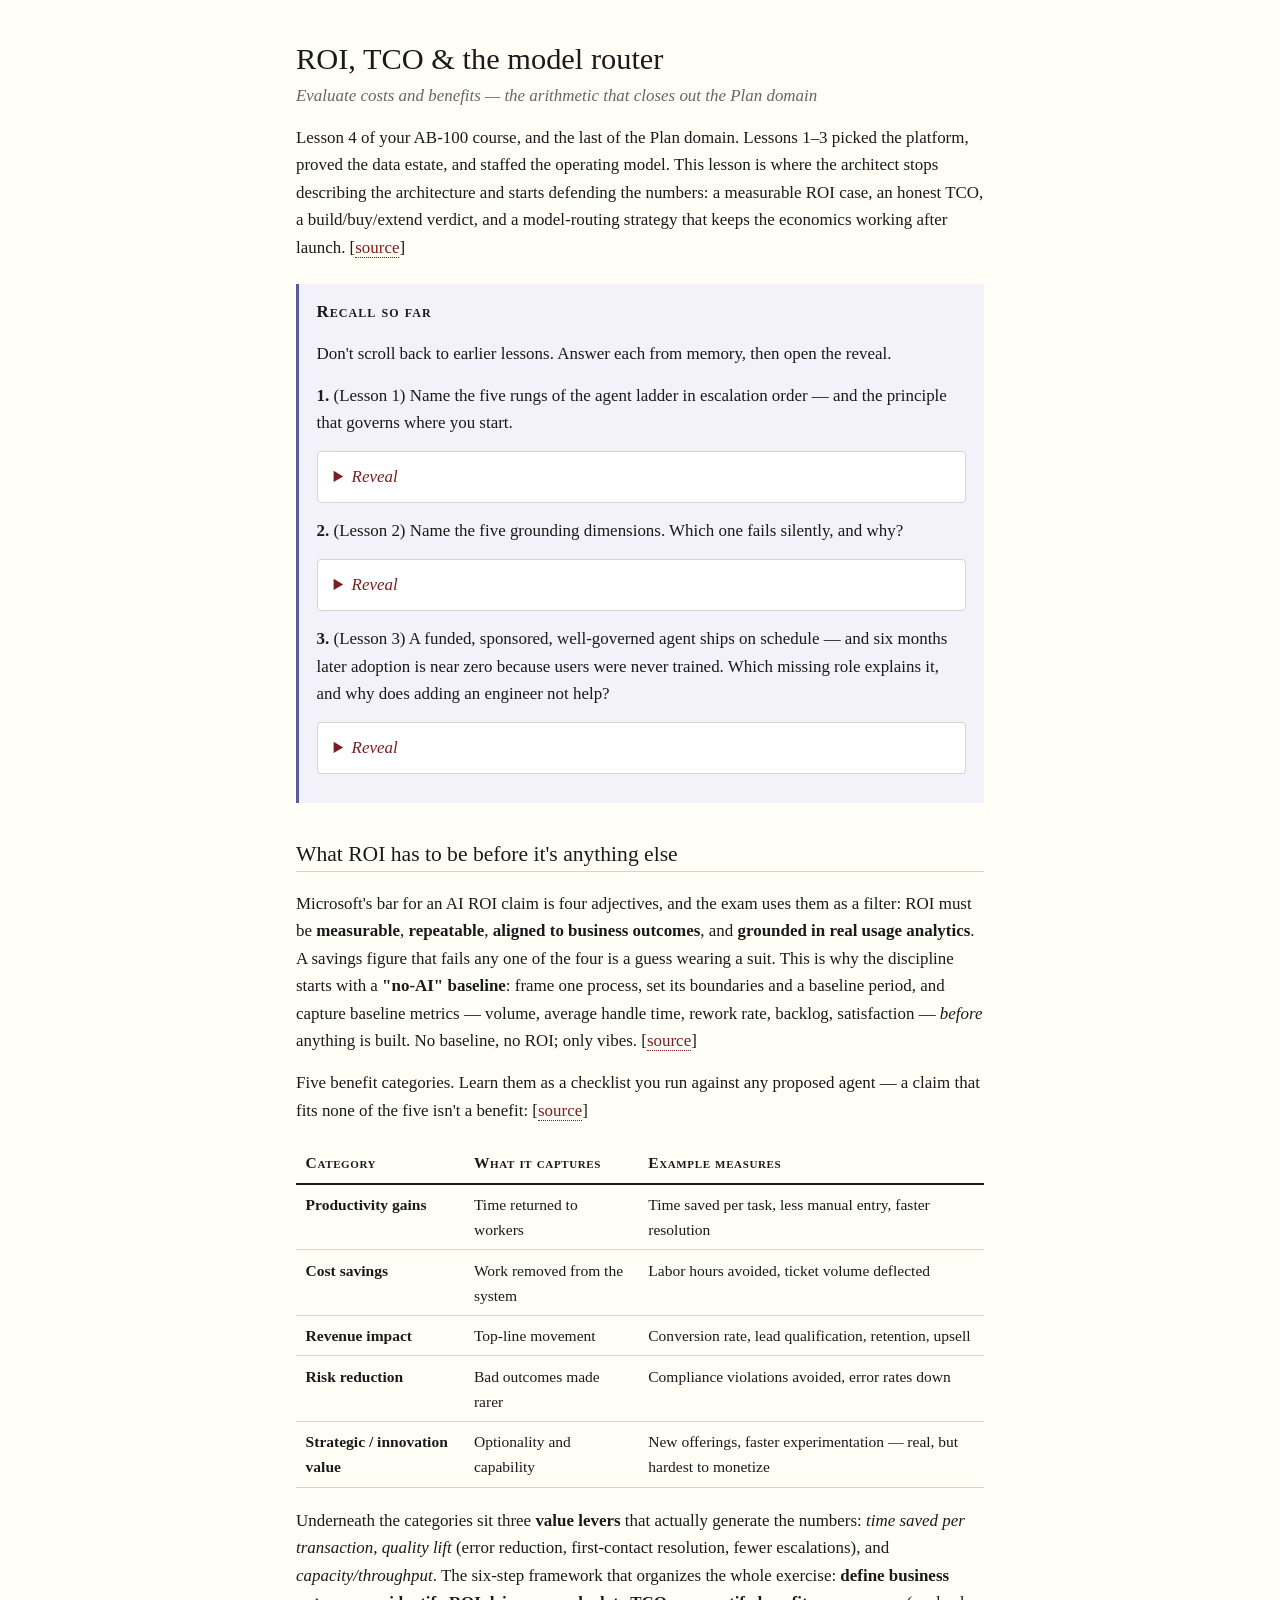
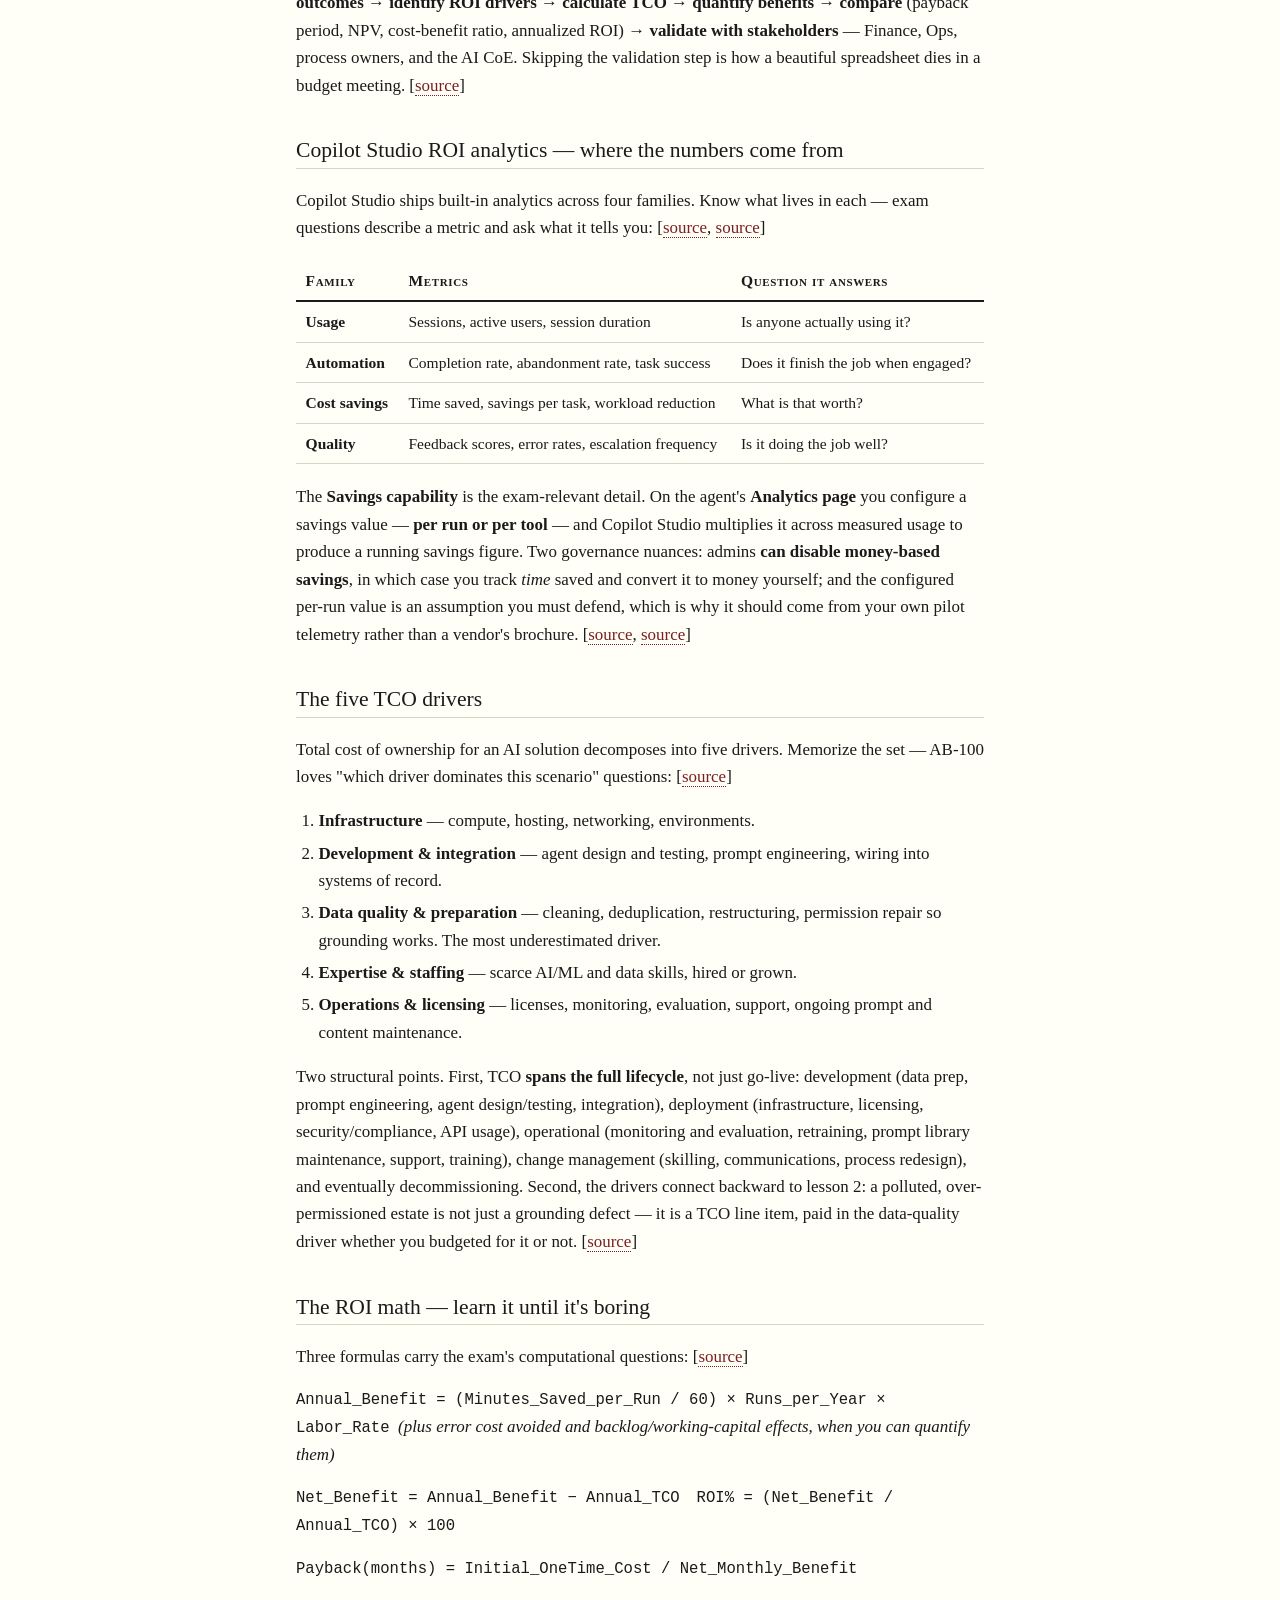
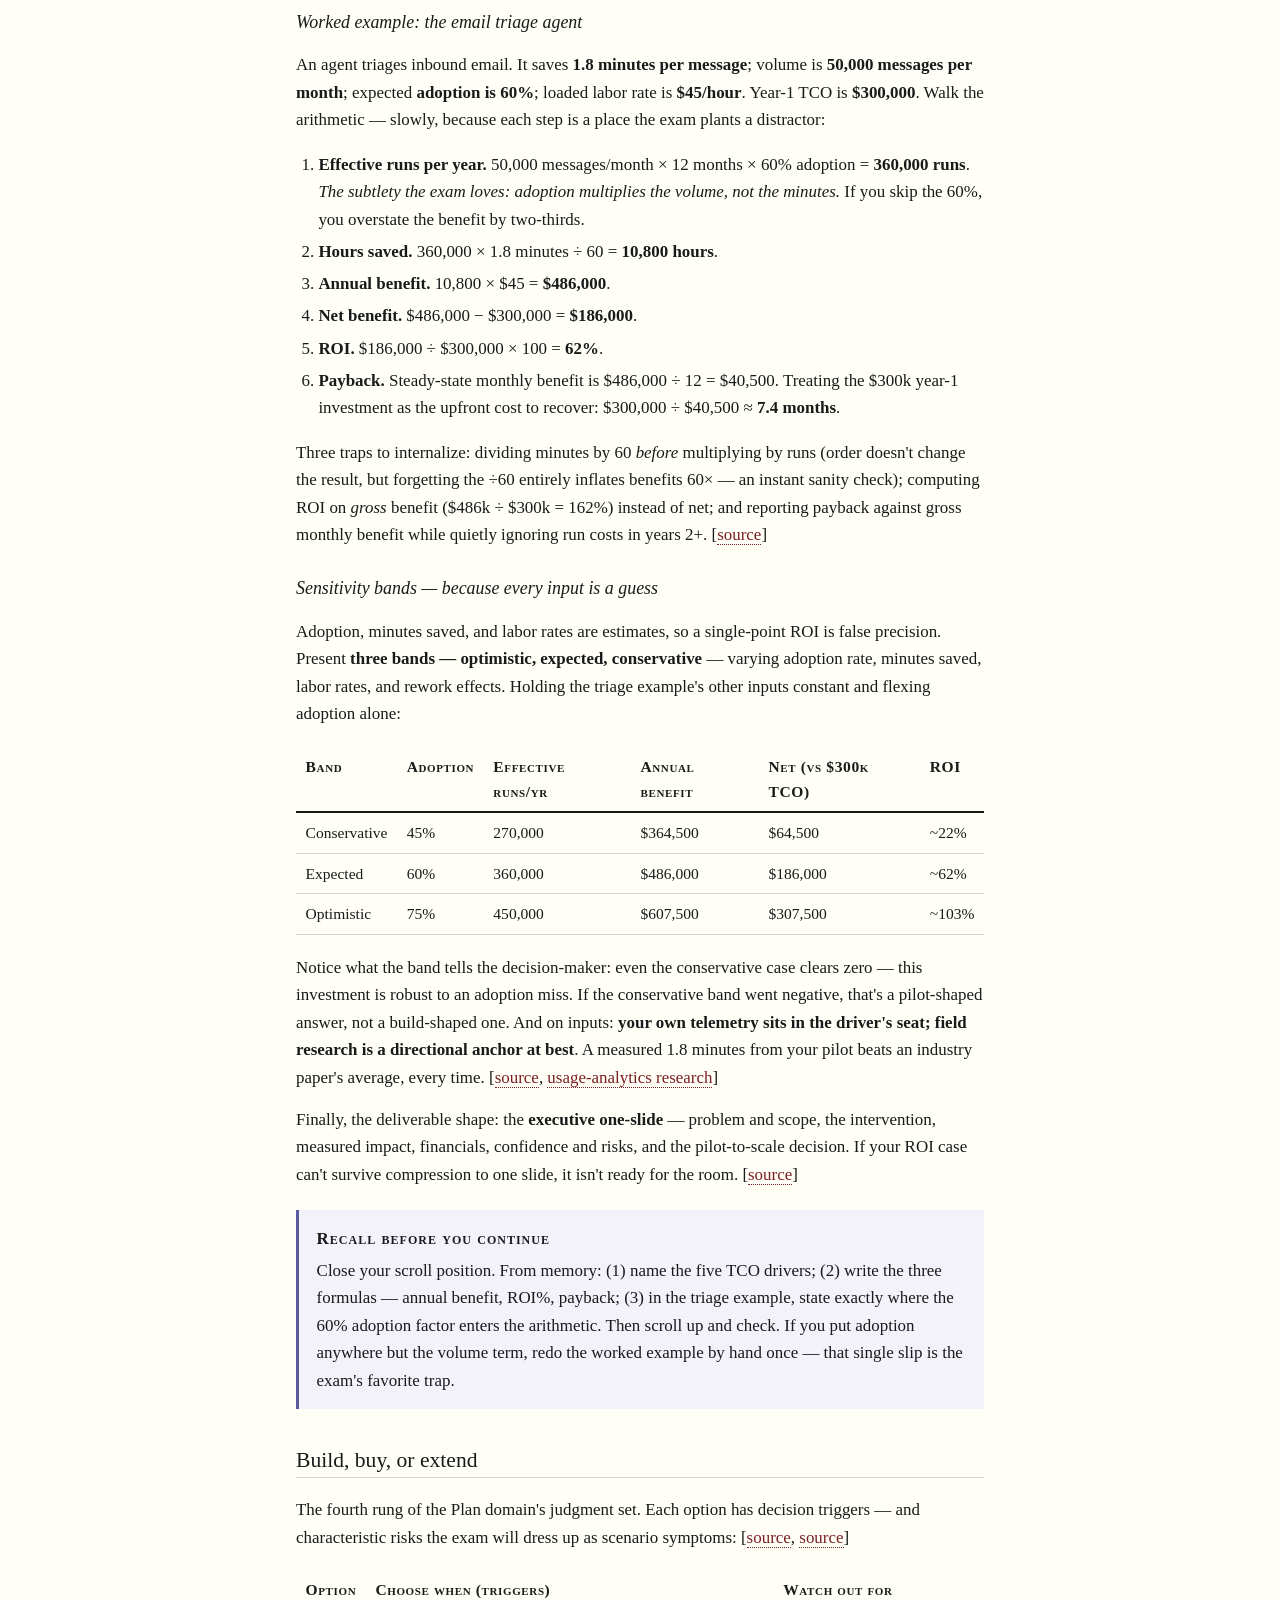
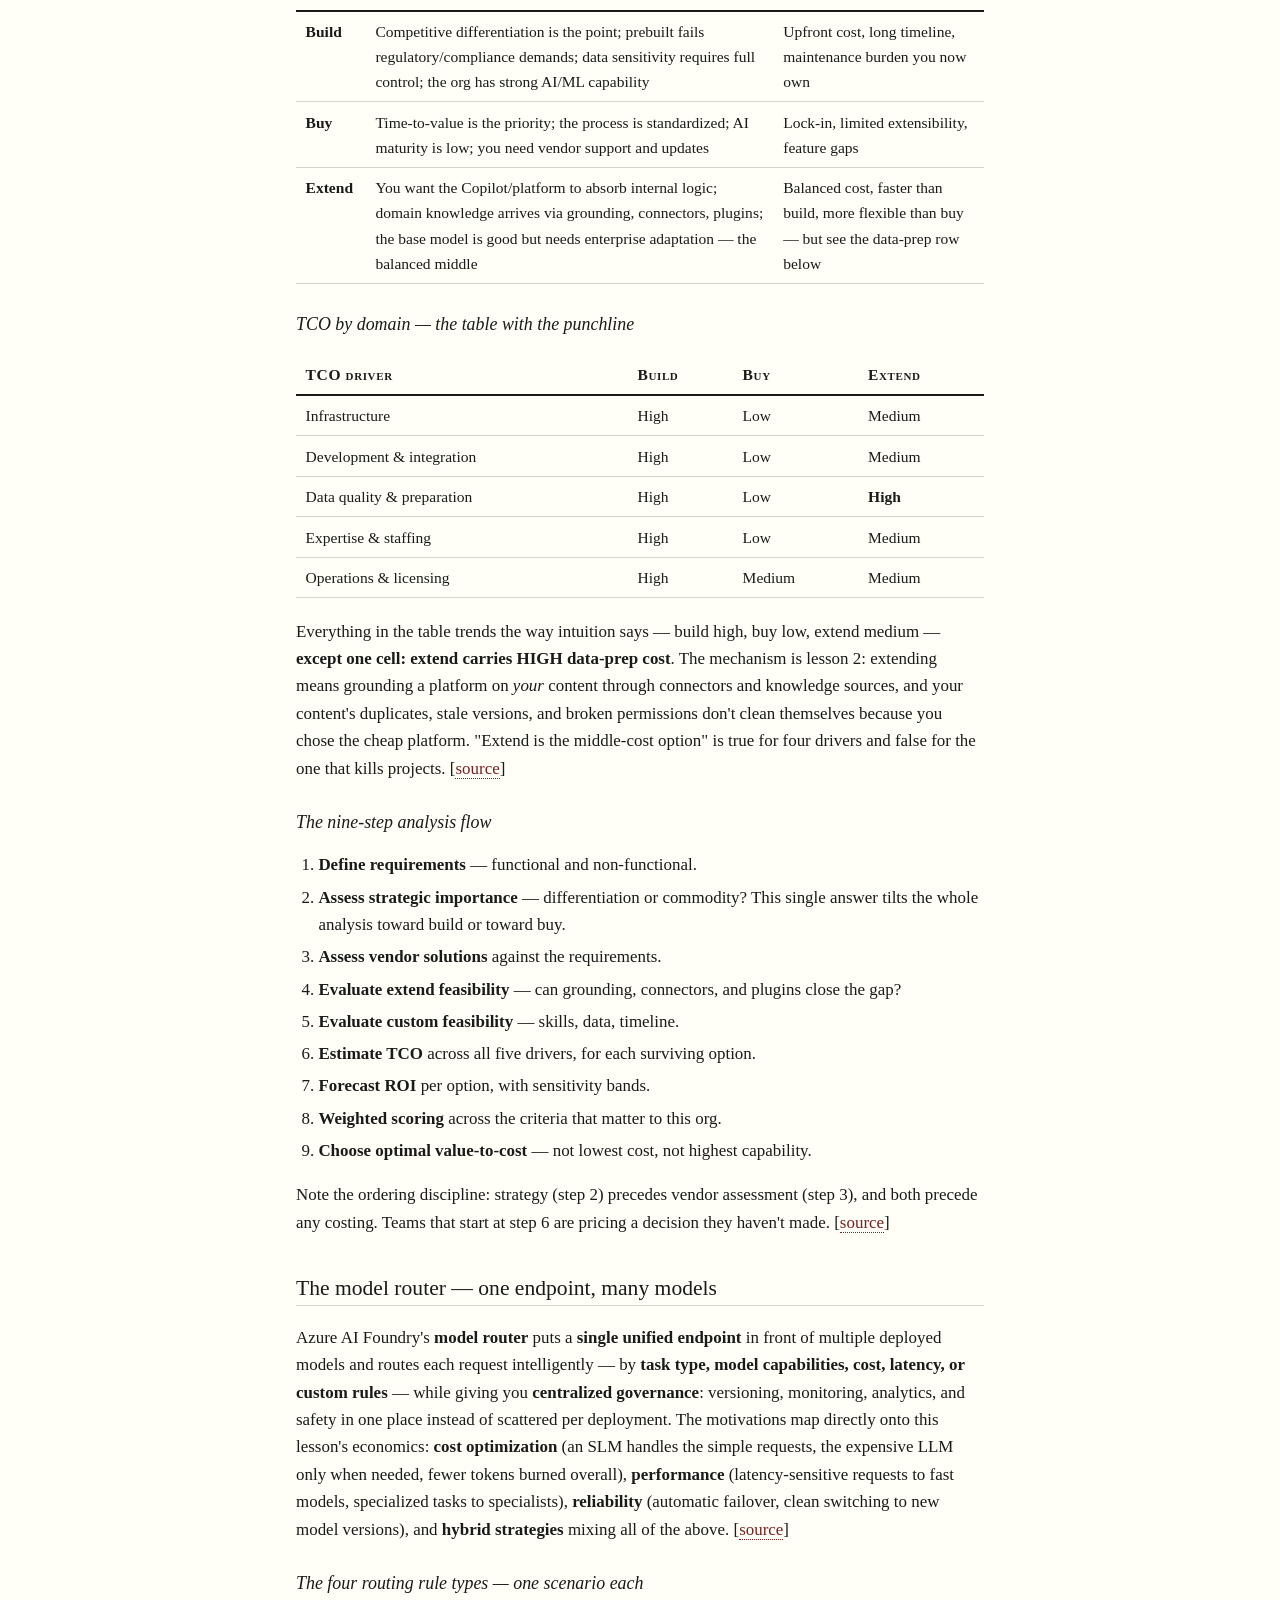
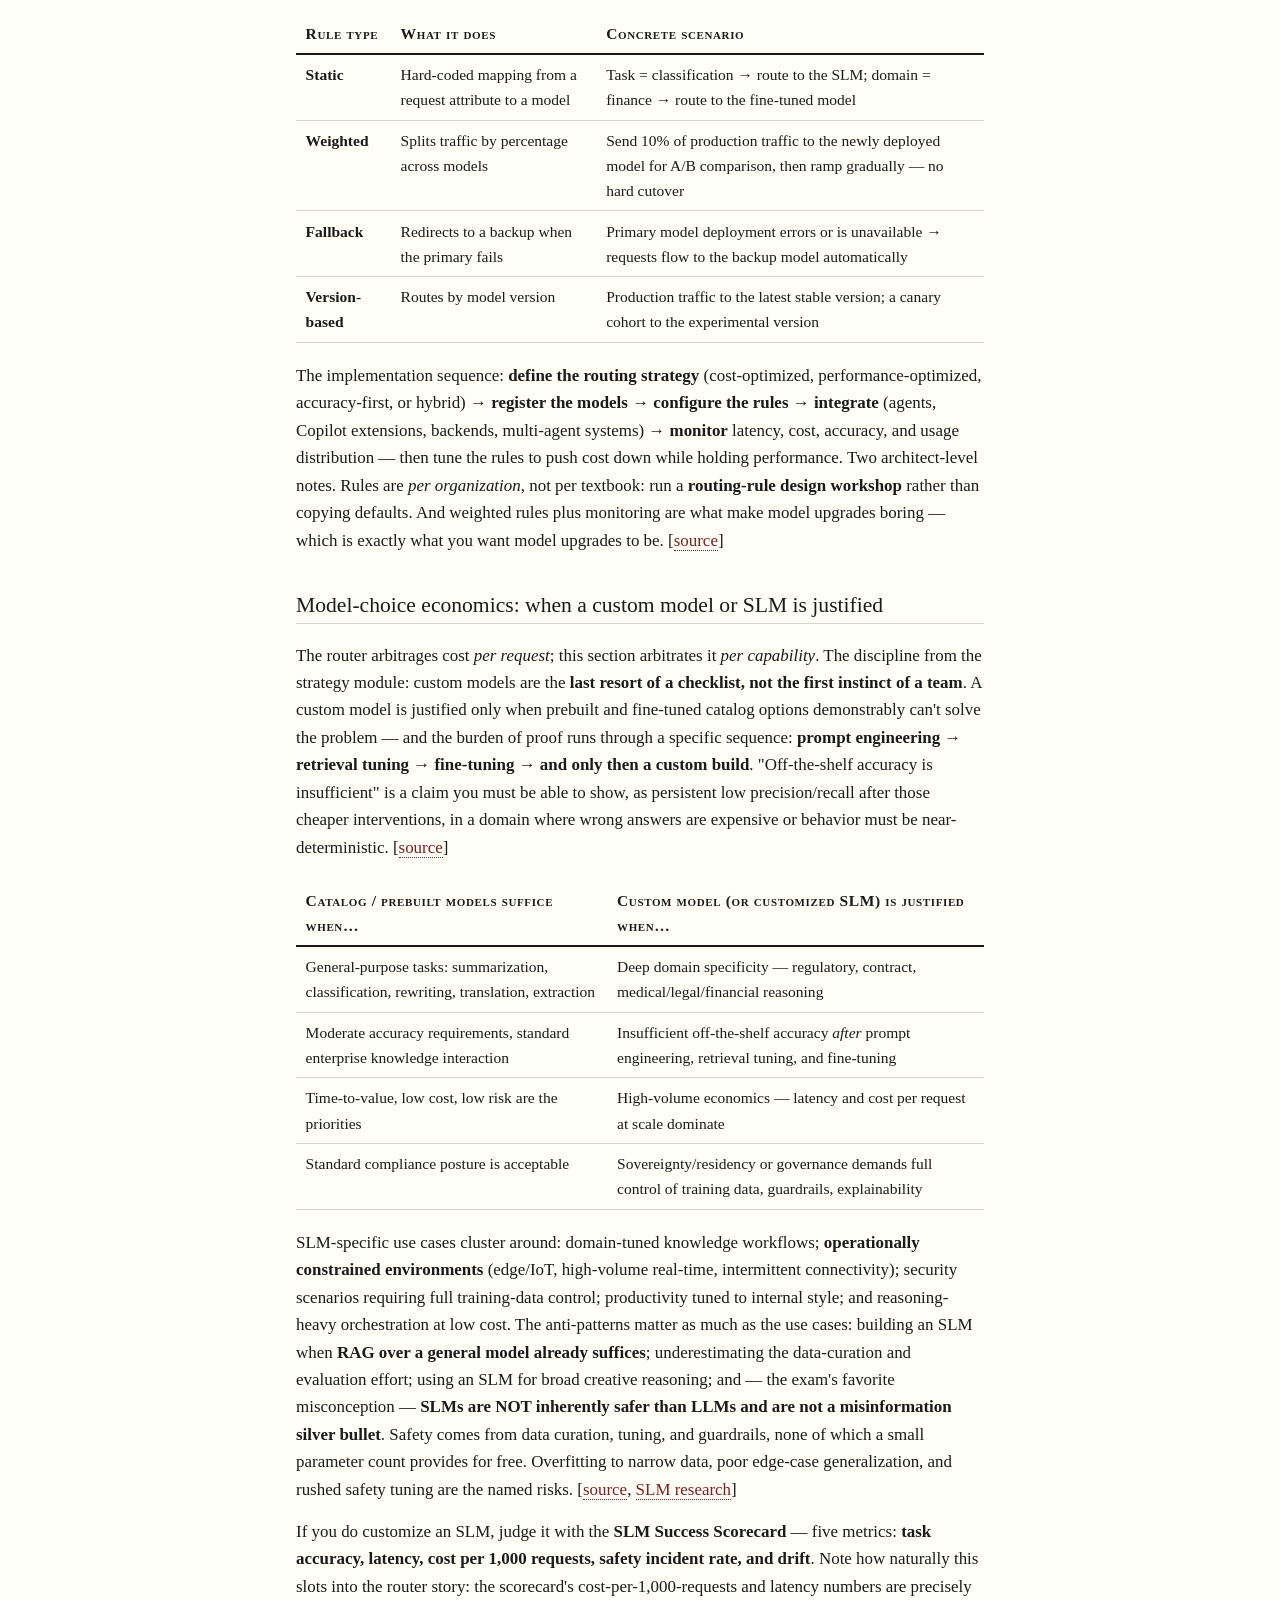
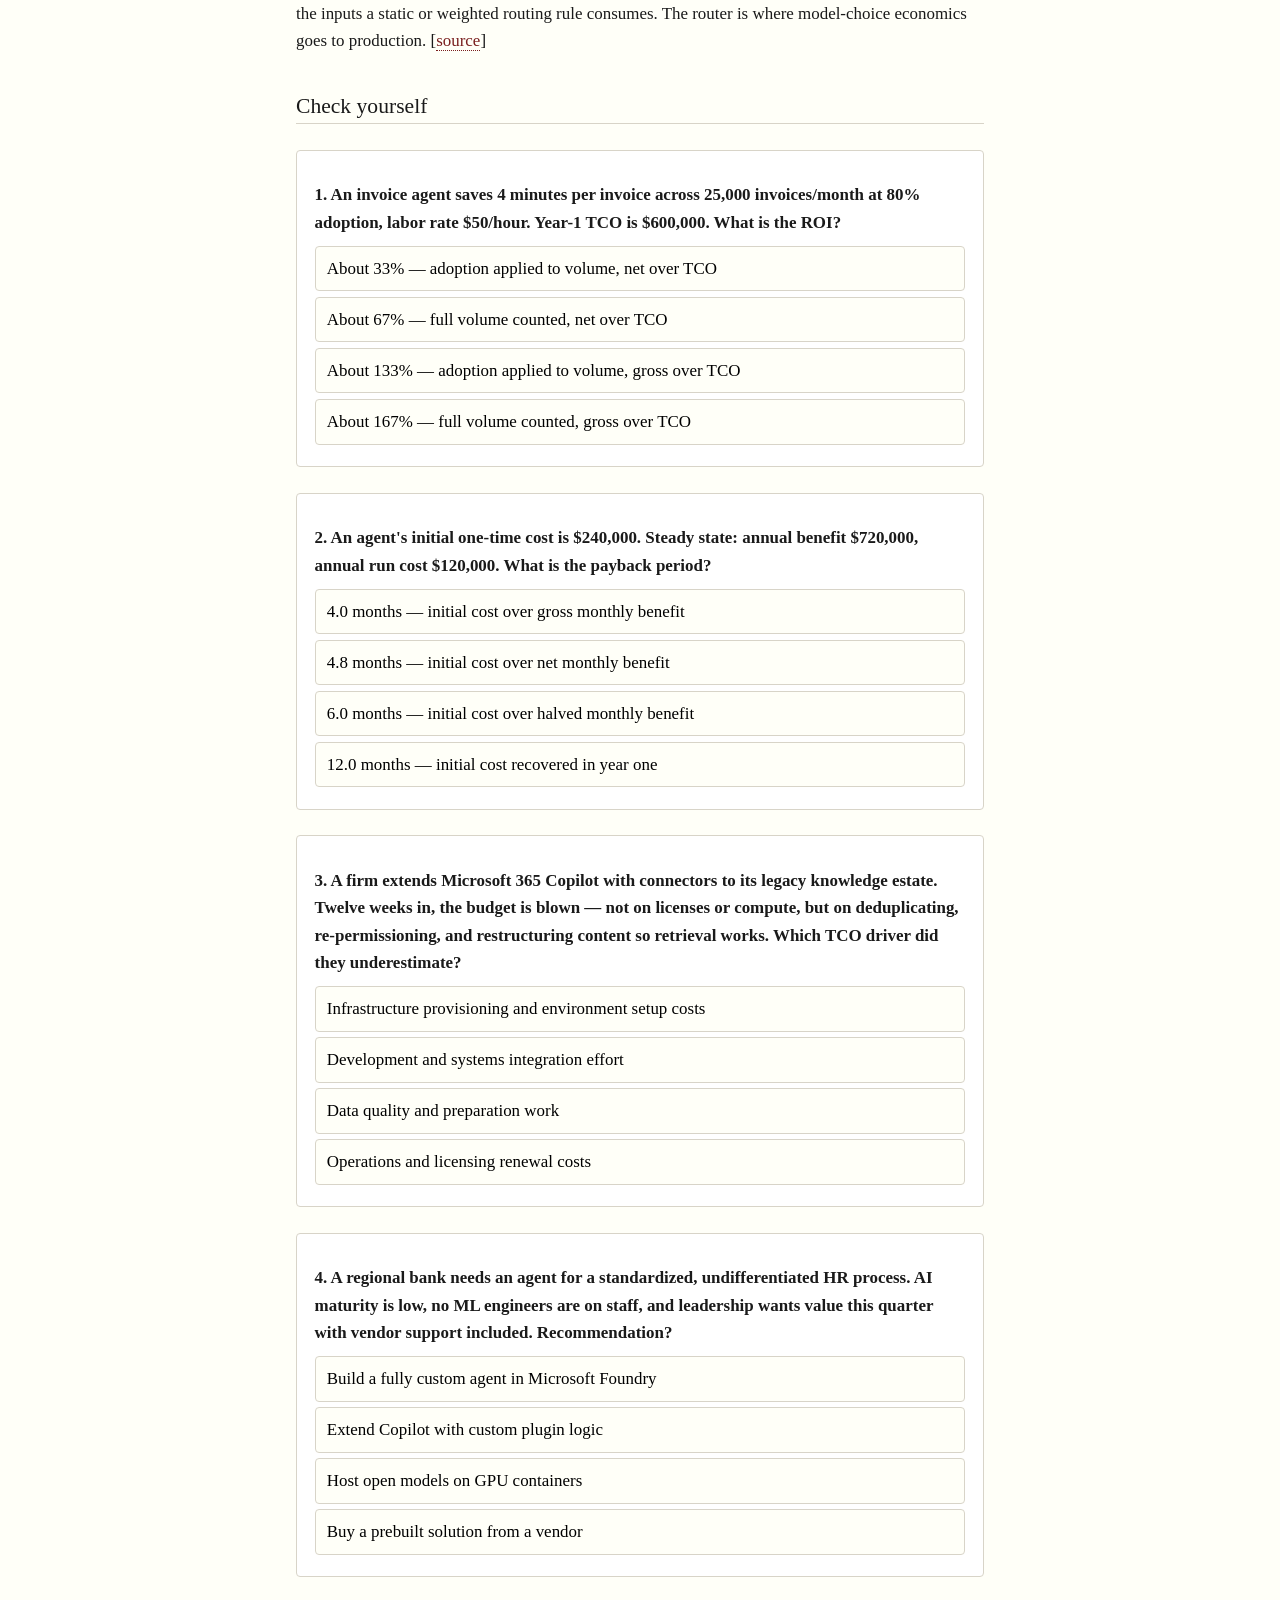
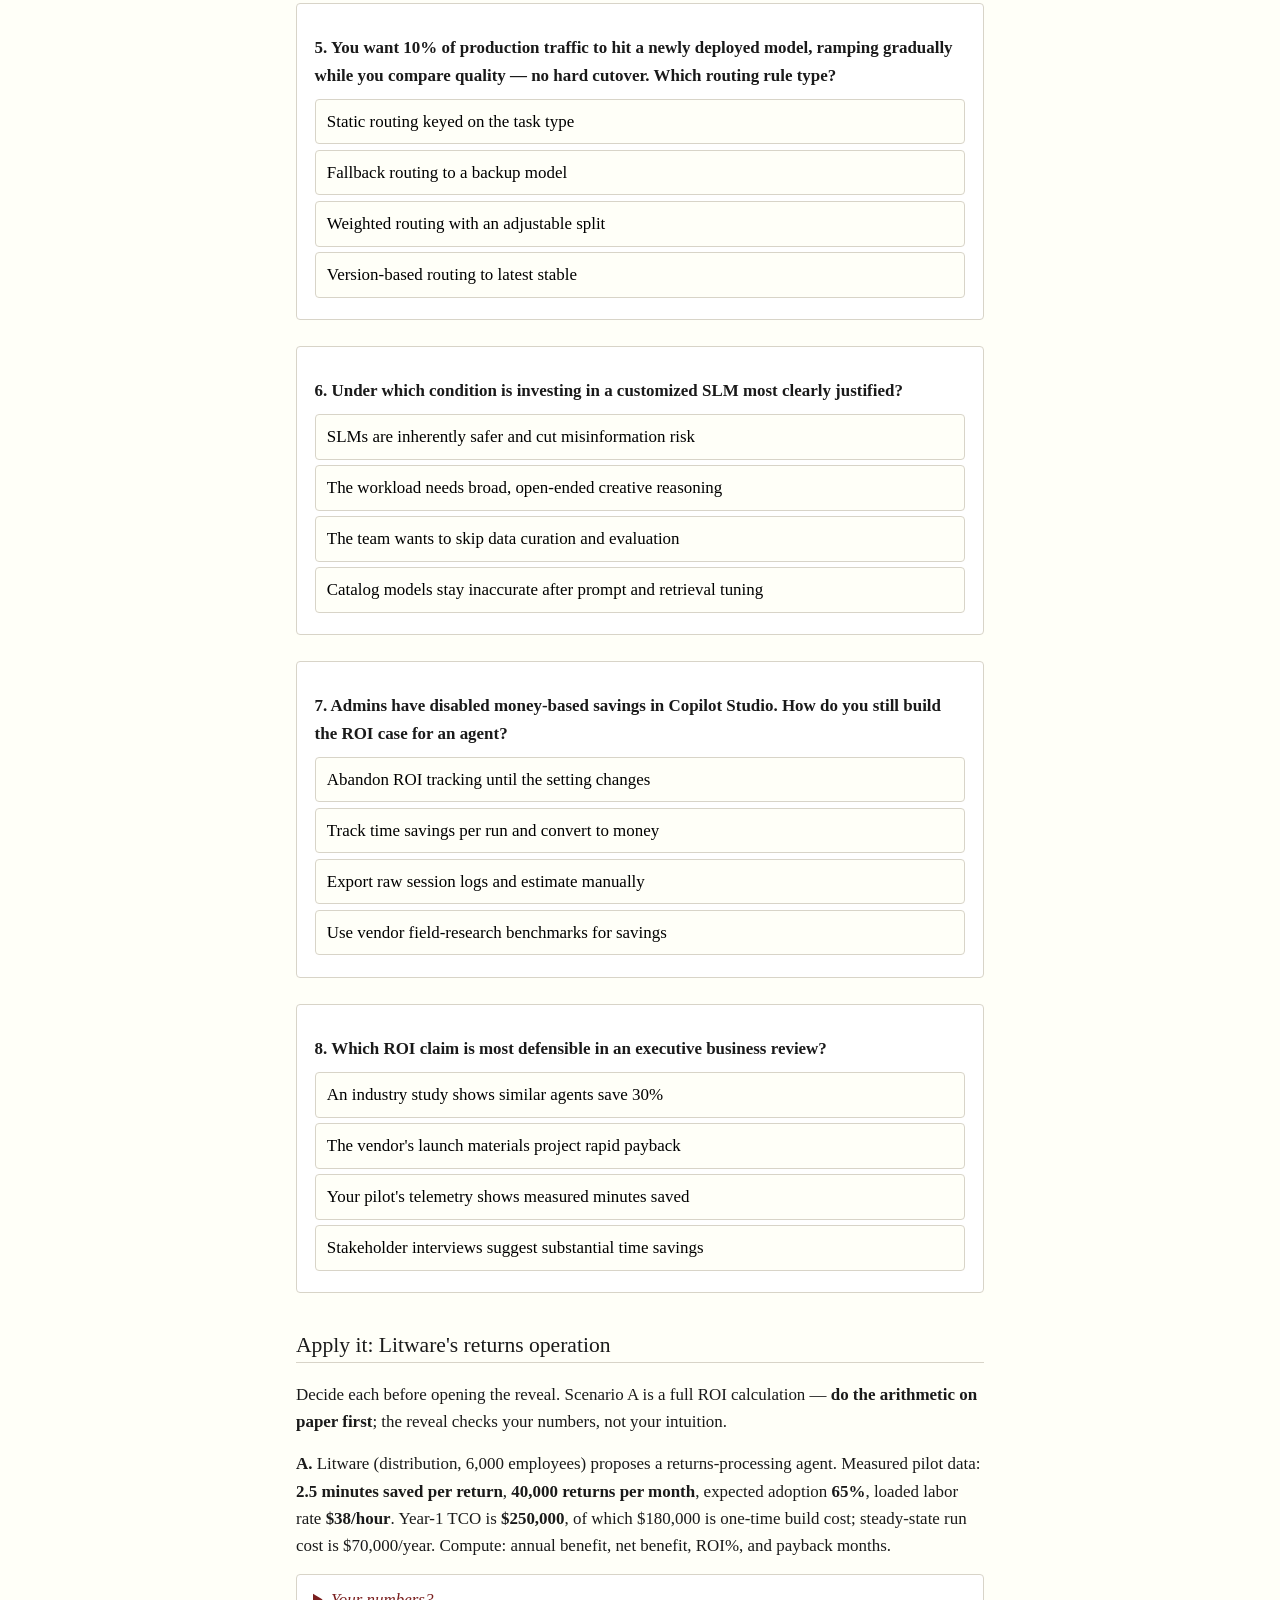
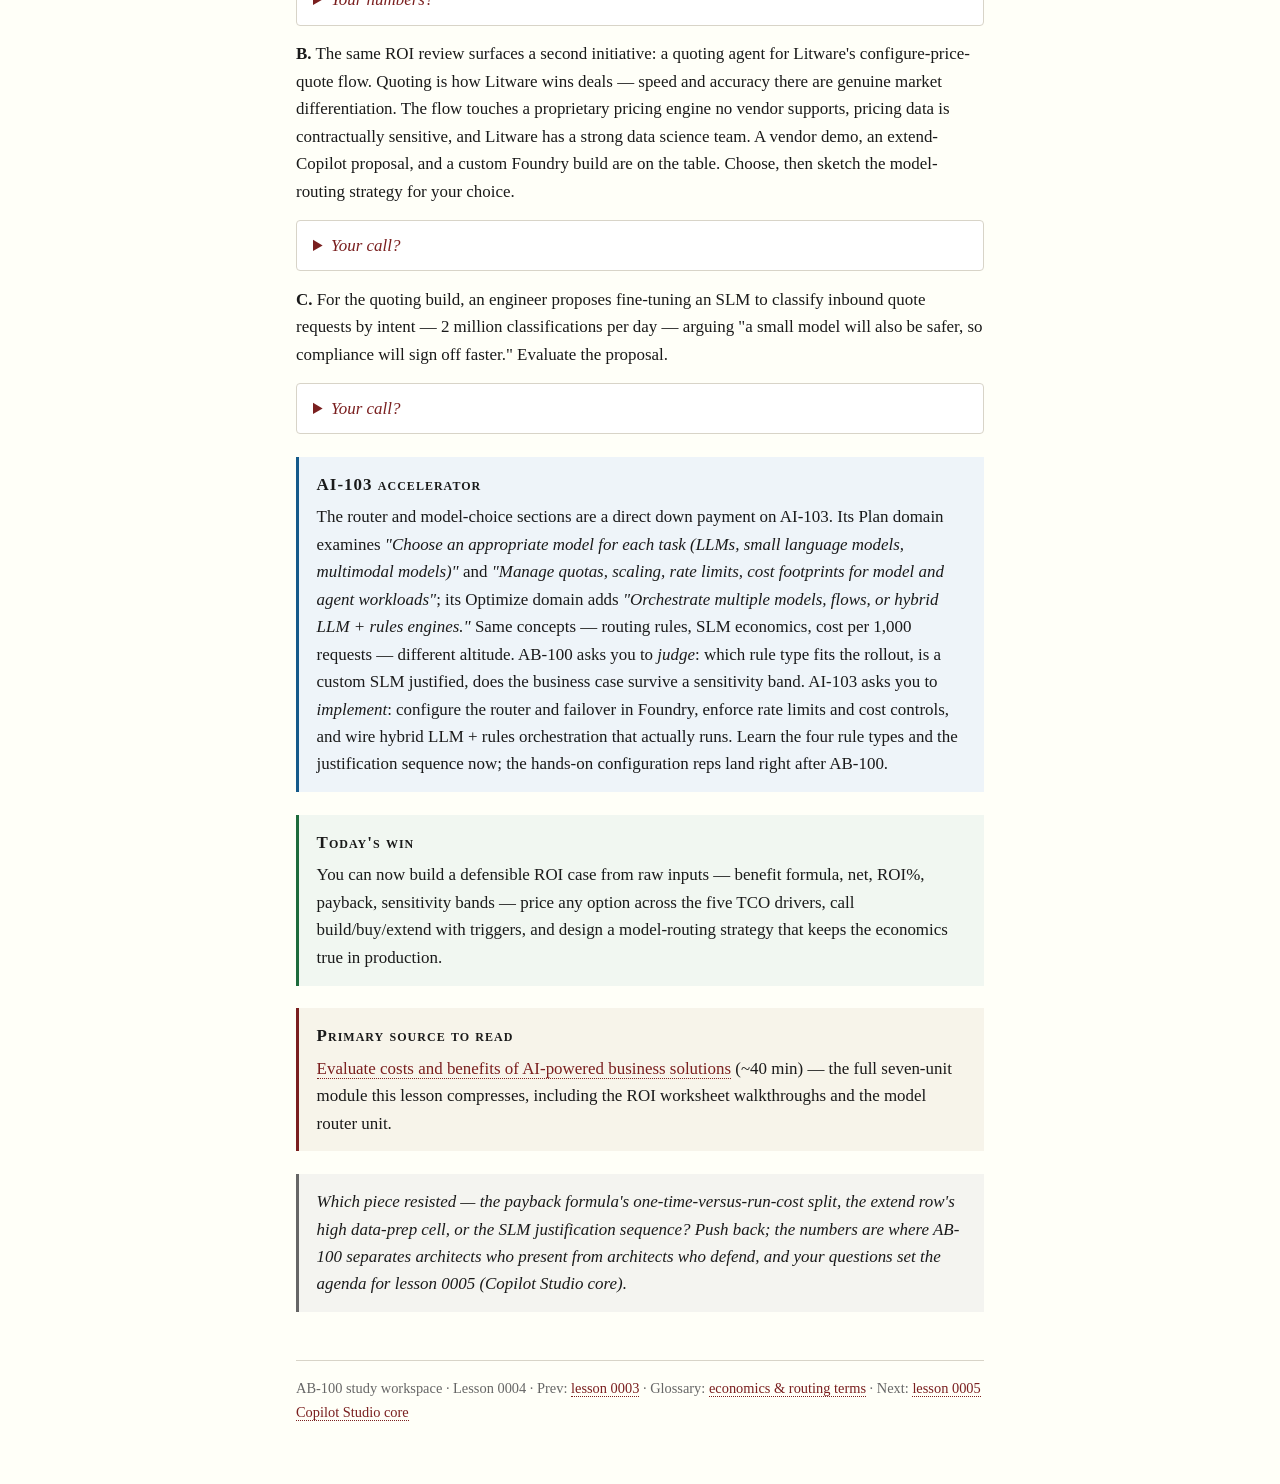
<file: lessons/0004-roi-tco-model-router.html>
<!DOCTYPE html>
<html lang="en">
<head>
<meta charset="utf-8">
<meta name="viewport" content="width=device-width, initial-scale=1">
<title>Lesson 0004 — ROI, TCO, and the model router</title>
<link rel="stylesheet" href="../assets/lesson.css">
</head>
<body>

<h1>ROI, TCO &amp; the model router</h1>
<p class="subtitle">Evaluate costs and benefits — the arithmetic that closes out the Plan domain</p>

<p>Lesson 4 of your AB-100 course, and the last of the Plan domain. Lessons 1–3 picked the platform, proved the data estate, and staffed the operating model. This lesson is where the architect stops describing the architecture and starts defending the numbers: a measurable ROI case, an honest TCO, a build/buy/extend verdict, and a model-routing strategy that keeps the economics working after launch. [<a href="https://learn.microsoft.com/en-us/training/modules/evaluate-costs-benefits-ai-powered-business-solution/">source</a>]</p>

<div class="recall">
<span class="boxlabel">Recall so far</span>
<p>Don't scroll back to earlier lessons. Answer each from memory, then open the reveal.</p>
<p><strong>1.</strong> (Lesson 1) Name the five rungs of the agent ladder in escalation order — and the principle that governs where you start.</p>
<details><summary>Reveal</summary>
<p>Prebuilt SaaS agents → extend Microsoft 365 Copilot → Copilot Studio → Microsoft Foundry → GPUs &amp; containers. SaaS-first principle: always open by asking whether a prebuilt SaaS agent meets the functional requirements; if yes, stop — custom builds carry governance, evaluation, and ops burden you must justify.</p>
</details>
<p><strong>2.</strong> (Lesson 2) Name the five grounding dimensions. Which one fails silently, and why?</p>
<details><summary>Reveal</summary>
<p>Accuracy, relevance, timeliness, cleanliness, availability. <strong>Availability</strong> fails silently: retrieval is permission-trimmed per user at query time, so the agent answers from a poorer evidence base and nobody gets an error.</p>
</details>
<p><strong>3.</strong> (Lesson 3) A funded, sponsored, well-governed agent ships on schedule — and six months later adoption is near zero because users were never trained. Which missing role explains it, and why does adding an engineer not help?</p>
<details><summary>Reveal</summary>
<p>The <strong>change management &amp; skilling lead</strong> — the role that owns training, enablement, and adoption. AB-100 tests roles as failure-mode pairings: match the symptom ("working technology, dying adoption") to the absent role. Technical roles don't fix an enablement gap.</p>
</details>
</div>

<h2>What ROI has to be before it's anything else</h2>

<p>Microsoft's bar for an AI ROI claim is four adjectives, and the exam uses them as a filter: ROI must be <strong>measurable</strong>, <strong>repeatable</strong>, <strong>aligned to business outcomes</strong>, and <strong>grounded in real usage analytics</strong>. A savings figure that fails any one of the four is a guess wearing a suit. This is why the discipline starts with a <strong>"no-AI" baseline</strong>: frame one process, set its boundaries and a baseline period, and capture baseline metrics — volume, average handle time, rework rate, backlog, satisfaction — <em>before</em> anything is built. No baseline, no ROI; only vibes. [<a href="https://learn.microsoft.com/en-us/training/modules/evaluate-costs-benefits-ai-powered-business-solution/">source</a>]</p>

<p>Five benefit categories. Learn them as a checklist you run against any proposed agent — a claim that fits none of the five isn't a benefit: [<a href="https://learn.microsoft.com/en-us/training/modules/evaluate-costs-benefits-ai-powered-business-solution/">source</a>]</p>

<table>
  <tr><th>Category</th><th>What it captures</th><th>Example measures</th></tr>
  <tr><td><strong>Productivity gains</strong></td><td>Time returned to workers</td><td>Time saved per task, less manual entry, faster resolution</td></tr>
  <tr><td><strong>Cost savings</strong></td><td>Work removed from the system</td><td>Labor hours avoided, ticket volume deflected</td></tr>
  <tr><td><strong>Revenue impact</strong></td><td>Top-line movement</td><td>Conversion rate, lead qualification, retention, upsell</td></tr>
  <tr><td><strong>Risk reduction</strong></td><td>Bad outcomes made rarer</td><td>Compliance violations avoided, error rates down</td></tr>
  <tr><td><strong>Strategic / innovation value</strong></td><td>Optionality and capability</td><td>New offerings, faster experimentation — real, but hardest to monetize</td></tr>
</table>

<p>Underneath the categories sit three <strong>value levers</strong> that actually generate the numbers: <em>time saved per transaction</em>, <em>quality lift</em> (error reduction, first-contact resolution, fewer escalations), and <em>capacity/throughput</em>. The six-step framework that organizes the whole exercise: <strong>define business outcomes → identify ROI drivers → calculate TCO → quantify benefits → compare</strong> (payback period, NPV, cost-benefit ratio, annualized ROI) <strong>→ validate with stakeholders</strong> — Finance, Ops, process owners, and the AI CoE. Skipping the validation step is how a beautiful spreadsheet dies in a budget meeting. [<a href="https://learn.microsoft.com/en-us/training/modules/evaluate-costs-benefits-ai-powered-business-solution/">source</a>]</p>

<h2>Copilot Studio ROI analytics — where the numbers come from</h2>

<p>Copilot Studio ships built-in analytics across four families. Know what lives in each — exam questions describe a metric and ask what it tells you: [<a href="https://learn.microsoft.com/en-us/training/modules/evaluate-costs-benefits-ai-powered-business-solution/">source</a>, <a href="https://learn.microsoft.com/en-us/microsoft-copilot-studio/analytics-cost-savings">source</a>]</p>

<table>
  <tr><th>Family</th><th>Metrics</th><th>Question it answers</th></tr>
  <tr><td><strong>Usage</strong></td><td>Sessions, active users, session duration</td><td>Is anyone actually using it?</td></tr>
  <tr><td><strong>Automation</strong></td><td>Completion rate, abandonment rate, task success</td><td>Does it finish the job when engaged?</td></tr>
  <tr><td><strong>Cost savings</strong></td><td>Time saved, savings per task, workload reduction</td><td>What is that worth?</td></tr>
  <tr><td><strong>Quality</strong></td><td>Feedback scores, error rates, escalation frequency</td><td>Is it doing the job well?</td></tr>
</table>

<p>The <strong>Savings capability</strong> is the exam-relevant detail. On the agent's <strong>Analytics page</strong> you configure a savings value — <strong>per run or per tool</strong> — and Copilot Studio multiplies it across measured usage to produce a running savings figure. Two governance nuances: admins <strong>can disable money-based savings</strong>, in which case you track <em>time</em> saved and convert it to money yourself; and the configured per-run value is an assumption you must defend, which is why it should come from your own pilot telemetry rather than a vendor's brochure. [<a href="https://learn.microsoft.com/en-us/microsoft-copilot-studio/analytics-cost-savings">source</a>, <a href="https://learn.microsoft.com/en-us/power-platform/release-plan/2025wave1/microsoft-copilot-studio/analyze-agent-return-investment">source</a>]</p>

<h2>The five TCO drivers</h2>

<p>Total cost of ownership for an AI solution decomposes into five drivers. Memorize the set — AB-100 loves "which driver dominates this scenario" questions: [<a href="https://learn.microsoft.com/en-us/training/modules/evaluate-costs-benefits-ai-powered-business-solution/">source</a>]</p>

<ol>
  <li><strong>Infrastructure</strong> — compute, hosting, networking, environments.</li>
  <li><strong>Development &amp; integration</strong> — agent design and testing, prompt engineering, wiring into systems of record.</li>
  <li><strong>Data quality &amp; preparation</strong> — cleaning, deduplication, restructuring, permission repair so grounding works. The most underestimated driver.</li>
  <li><strong>Expertise &amp; staffing</strong> — scarce AI/ML and data skills, hired or grown.</li>
  <li><strong>Operations &amp; licensing</strong> — licenses, monitoring, evaluation, support, ongoing prompt and content maintenance.</li>
</ol>

<p>Two structural points. First, TCO <strong>spans the full lifecycle</strong>, not just go-live: development (data prep, prompt engineering, agent design/testing, integration), deployment (infrastructure, licensing, security/compliance, API usage), operational (monitoring and evaluation, retraining, prompt library maintenance, support, training), change management (skilling, communications, process redesign), and eventually decommissioning. Second, the drivers connect backward to lesson 2: a polluted, over-permissioned estate is not just a grounding defect — it is a TCO line item, paid in the data-quality driver whether you budgeted for it or not. [<a href="https://learn.microsoft.com/en-us/training/modules/evaluate-costs-benefits-ai-powered-business-solution/">source</a>]</p>

<h2>The ROI math — learn it until it's boring</h2>

<p>Three formulas carry the exam's computational questions: [<a href="https://learn.microsoft.com/en-us/training/modules/evaluate-costs-benefits-ai-powered-business-solution/">source</a>]</p>

<p><code>Annual_Benefit = (Minutes_Saved_per_Run / 60) × Runs_per_Year × Labor_Rate</code> &nbsp;<em>(plus error cost avoided and backlog/working-capital effects, when you can quantify them)</em></p>
<p><code>Net_Benefit = Annual_Benefit − Annual_TCO</code> &nbsp;&nbsp; <code>ROI% = (Net_Benefit / Annual_TCO) × 100</code></p>
<p><code>Payback(months) = Initial_OneTime_Cost / Net_Monthly_Benefit</code></p>

<h3>Worked example: the email triage agent</h3>

<p>An agent triages inbound email. It saves <strong>1.8 minutes per message</strong>; volume is <strong>50,000 messages per month</strong>; expected <strong>adoption is 60%</strong>; loaded labor rate is <strong>$45/hour</strong>. Year-1 TCO is <strong>$300,000</strong>. Walk the arithmetic — slowly, because each step is a place the exam plants a distractor:</p>

<ol>
  <li><strong>Effective runs per year.</strong> 50,000 messages/month × 12 months × 60% adoption = <strong>360,000 runs</strong>. <em>The subtlety the exam loves: adoption multiplies the volume, not the minutes.</em> If you skip the 60%, you overstate the benefit by two-thirds.</li>
  <li><strong>Hours saved.</strong> 360,000 × 1.8 minutes ÷ 60 = <strong>10,800 hours</strong>.</li>
  <li><strong>Annual benefit.</strong> 10,800 × $45 = <strong>$486,000</strong>.</li>
  <li><strong>Net benefit.</strong> $486,000 − $300,000 = <strong>$186,000</strong>.</li>
  <li><strong>ROI.</strong> $186,000 ÷ $300,000 × 100 = <strong>62%</strong>.</li>
  <li><strong>Payback.</strong> Steady-state monthly benefit is $486,000 ÷ 12 = $40,500. Treating the $300k year-1 investment as the upfront cost to recover: $300,000 ÷ $40,500 ≈ <strong>7.4 months</strong>.</li>
</ol>

<p>Three traps to internalize: dividing minutes by 60 <em>before</em> multiplying by runs (order doesn't change the result, but forgetting the ÷60 entirely inflates benefits 60× — an instant sanity check); computing ROI on <em>gross</em> benefit ($486k ÷ $300k = 162%) instead of net; and reporting payback against gross monthly benefit while quietly ignoring run costs in years 2+. [<a href="https://learn.microsoft.com/en-us/training/modules/evaluate-costs-benefits-ai-powered-business-solution/">source</a>]</p>

<h3>Sensitivity bands — because every input is a guess</h3>

<p>Adoption, minutes saved, and labor rates are estimates, so a single-point ROI is false precision. Present <strong>three bands — optimistic, expected, conservative</strong> — varying adoption rate, minutes saved, labor rates, and rework effects. Holding the triage example's other inputs constant and flexing adoption alone:</p>

<table>
  <tr><th>Band</th><th>Adoption</th><th>Effective runs/yr</th><th>Annual benefit</th><th>Net (vs $300k TCO)</th><th>ROI</th></tr>
  <tr><td>Conservative</td><td>45%</td><td>270,000</td><td>$364,500</td><td>$64,500</td><td>~22%</td></tr>
  <tr><td>Expected</td><td>60%</td><td>360,000</td><td>$486,000</td><td>$186,000</td><td>~62%</td></tr>
  <tr><td>Optimistic</td><td>75%</td><td>450,000</td><td>$607,500</td><td>$307,500</td><td>~103%</td></tr>
</table>

<p>Notice what the band tells the decision-maker: even the conservative case clears zero — this investment is robust to an adoption miss. If the conservative band went negative, that's a pilot-shaped answer, not a build-shaped one. And on inputs: <strong>your own telemetry sits in the driver's seat; field research is a directional anchor at best</strong>. A measured 1.8 minutes from your pilot beats an industry paper's average, every time. [<a href="https://learn.microsoft.com/en-us/training/modules/evaluate-costs-benefits-ai-powered-business-solution/">source</a>, <a href="https://arxiv.org/html/2504.11443v1">usage-analytics research</a>]</p>

<p>Finally, the deliverable shape: the <strong>executive one-slide</strong> — problem and scope, the intervention, measured impact, financials, confidence and risks, and the pilot-to-scale decision. If your ROI case can't survive compression to one slide, it isn't ready for the room. [<a href="https://learn.microsoft.com/en-us/training/modules/evaluate-costs-benefits-ai-powered-business-solution/">source</a>]</p>

<div class="recall">
<span class="boxlabel">Recall before you continue</span>
Close your scroll position. From memory: (1) name the five TCO drivers; (2) write the three formulas — annual benefit, ROI%, payback; (3) in the triage example, state exactly where the 60% adoption factor enters the arithmetic. Then scroll up and check. If you put adoption anywhere but the volume term, redo the worked example by hand once — that single slip is the exam's favorite trap.
</div>

<h2>Build, buy, or extend</h2>

<p>The fourth rung of the Plan domain's judgment set. Each option has decision triggers — and characteristic risks the exam will dress up as scenario symptoms: [<a href="https://learn.microsoft.com/en-us/training/modules/evaluate-costs-benefits-ai-powered-business-solution/">source</a>, <a href="https://learn.microsoft.com/en-us/training/modules/business-value-microsoft-copilot-solutions/5-extend-copilot-organization">source</a>]</p>

<table>
  <tr><th>Option</th><th>Choose when (triggers)</th><th>Watch out for</th></tr>
  <tr><td><strong>Build</strong></td><td>Competitive differentiation is the point; prebuilt fails regulatory/compliance demands; data sensitivity requires full control; the org has strong AI/ML capability</td><td>Upfront cost, long timeline, maintenance burden you now own</td></tr>
  <tr><td><strong>Buy</strong></td><td>Time-to-value is the priority; the process is standardized; AI maturity is low; you need vendor support and updates</td><td>Lock-in, limited extensibility, feature gaps</td></tr>
  <tr><td><strong>Extend</strong></td><td>You want the Copilot/platform to absorb internal logic; domain knowledge arrives via grounding, connectors, plugins; the base model is good but needs enterprise adaptation — the balanced middle</td><td>Balanced cost, faster than build, more flexible than buy — but see the data-prep row below</td></tr>
</table>

<h3>TCO by domain — the table with the punchline</h3>

<table>
  <tr><th>TCO driver</th><th>Build</th><th>Buy</th><th>Extend</th></tr>
  <tr><td>Infrastructure</td><td>High</td><td>Low</td><td>Medium</td></tr>
  <tr><td>Development &amp; integration</td><td>High</td><td>Low</td><td>Medium</td></tr>
  <tr><td>Data quality &amp; preparation</td><td>High</td><td>Low</td><td><strong>High</strong></td></tr>
  <tr><td>Expertise &amp; staffing</td><td>High</td><td>Low</td><td>Medium</td></tr>
  <tr><td>Operations &amp; licensing</td><td>High</td><td>Medium</td><td>Medium</td></tr>
</table>

<p>Everything in the table trends the way intuition says — build high, buy low, extend medium — <strong>except one cell: extend carries HIGH data-prep cost</strong>. The mechanism is lesson 2: extending means grounding a platform on <em>your</em> content through connectors and knowledge sources, and your content's duplicates, stale versions, and broken permissions don't clean themselves because you chose the cheap platform. "Extend is the middle-cost option" is true for four drivers and false for the one that kills projects. [<a href="https://learn.microsoft.com/en-us/training/modules/evaluate-costs-benefits-ai-powered-business-solution/">source</a>]</p>

<h3>The nine-step analysis flow</h3>

<ol>
  <li><strong>Define requirements</strong> — functional and non-functional.</li>
  <li><strong>Assess strategic importance</strong> — differentiation or commodity? This single answer tilts the whole analysis toward build or toward buy.</li>
  <li><strong>Assess vendor solutions</strong> against the requirements.</li>
  <li><strong>Evaluate extend feasibility</strong> — can grounding, connectors, and plugins close the gap?</li>
  <li><strong>Evaluate custom feasibility</strong> — skills, data, timeline.</li>
  <li><strong>Estimate TCO</strong> across all five drivers, for each surviving option.</li>
  <li><strong>Forecast ROI</strong> per option, with sensitivity bands.</li>
  <li><strong>Weighted scoring</strong> across the criteria that matter to this org.</li>
  <li><strong>Choose optimal value-to-cost</strong> — not lowest cost, not highest capability.</li>
</ol>

<p>Note the ordering discipline: strategy (step 2) precedes vendor assessment (step 3), and both precede any costing. Teams that start at step 6 are pricing a decision they haven't made. [<a href="https://learn.microsoft.com/en-us/training/modules/evaluate-costs-benefits-ai-powered-business-solution/">source</a>]</p>

<h2>The model router — one endpoint, many models</h2>

<p>Azure AI Foundry's <strong>model router</strong> puts a <strong>single unified endpoint</strong> in front of multiple deployed models and routes each request intelligently — by <strong>task type, model capabilities, cost, latency, or custom rules</strong> — while giving you <strong>centralized governance</strong>: versioning, monitoring, analytics, and safety in one place instead of scattered per deployment. The motivations map directly onto this lesson's economics: <strong>cost optimization</strong> (an SLM handles the simple requests, the expensive LLM only when needed, fewer tokens burned overall), <strong>performance</strong> (latency-sensitive requests to fast models, specialized tasks to specialists), <strong>reliability</strong> (automatic failover, clean switching to new model versions), and <strong>hybrid strategies</strong> mixing all of the above. [<a href="https://learn.microsoft.com/en-us/azure/ai-foundry/openai/concepts/model-router">source</a>]</p>

<h3>The four routing rule types — one scenario each</h3>

<table>
  <tr><th>Rule type</th><th>What it does</th><th>Concrete scenario</th></tr>
  <tr><td><strong>Static</strong></td><td>Hard-coded mapping from a request attribute to a model</td><td>Task = classification → route to the SLM; domain = finance → route to the fine-tuned model</td></tr>
  <tr><td><strong>Weighted</strong></td><td>Splits traffic by percentage across models</td><td>Send 10% of production traffic to the newly deployed model for A/B comparison, then ramp gradually — no hard cutover</td></tr>
  <tr><td><strong>Fallback</strong></td><td>Redirects to a backup when the primary fails</td><td>Primary model deployment errors or is unavailable → requests flow to the backup model automatically</td></tr>
  <tr><td><strong>Version-based</strong></td><td>Routes by model version</td><td>Production traffic to the latest stable version; a canary cohort to the experimental version</td></tr>
</table>

<p>The implementation sequence: <strong>define the routing strategy</strong> (cost-optimized, performance-optimized, accuracy-first, or hybrid) → <strong>register the models</strong> → <strong>configure the rules</strong> → <strong>integrate</strong> (agents, Copilot extensions, backends, multi-agent systems) → <strong>monitor</strong> latency, cost, accuracy, and usage distribution — then tune the rules to push cost down while holding performance. Two architect-level notes. Rules are <em>per organization</em>, not per textbook: run a <strong>routing-rule design workshop</strong> rather than copying defaults. And weighted rules plus monitoring are what make model upgrades boring — which is exactly what you want model upgrades to be. [<a href="https://learn.microsoft.com/en-us/azure/ai-foundry/openai/concepts/model-router">source</a>]</p>

<h2>Model-choice economics: when a custom model or SLM is justified</h2>

<p>The router arbitrages cost <em>per request</em>; this section arbitrates it <em>per capability</em>. The discipline from the strategy module: custom models are the <strong>last resort of a checklist, not the first instinct of a team</strong>. A custom model is justified only when prebuilt and fine-tuned catalog options demonstrably can't solve the problem — and the burden of proof runs through a specific sequence: <strong>prompt engineering → retrieval tuning → fine-tuning → and only then a custom build</strong>. "Off-the-shelf accuracy is insufficient" is a claim you must be able to show, as persistent low precision/recall after those cheaper interventions, in a domain where wrong answers are expensive or behavior must be near-deterministic. [<a href="https://learn.microsoft.com/en-us/training/modules/design-overall-ai-strategy-business-solutions/">source</a>]</p>

<table>
  <tr><th>Catalog / prebuilt models suffice when…</th><th>Custom model (or customized SLM) is justified when…</th></tr>
  <tr><td>General-purpose tasks: summarization, classification, rewriting, translation, extraction</td><td>Deep domain specificity — regulatory, contract, medical/legal/financial reasoning</td></tr>
  <tr><td>Moderate accuracy requirements, standard enterprise knowledge interaction</td><td>Insufficient off-the-shelf accuracy <em>after</em> prompt engineering, retrieval tuning, and fine-tuning</td></tr>
  <tr><td>Time-to-value, low cost, low risk are the priorities</td><td>High-volume economics — latency and cost per request at scale dominate</td></tr>
  <tr><td>Standard compliance posture is acceptable</td><td>Sovereignty/residency or governance demands full control of training data, guardrails, explainability</td></tr>
</table>

<p>SLM-specific use cases cluster around: domain-tuned knowledge workflows; <strong>operationally constrained environments</strong> (edge/IoT, high-volume real-time, intermittent connectivity); security scenarios requiring full training-data control; productivity tuned to internal style; and reasoning-heavy orchestration at low cost. The anti-patterns matter as much as the use cases: building an SLM when <strong>RAG over a general model already suffices</strong>; underestimating the data-curation and evaluation effort; using an SLM for broad creative reasoning; and — the exam's favorite misconception — <strong>SLMs are NOT inherently safer than LLMs and are not a misinformation silver bullet</strong>. Safety comes from data curation, tuning, and guardrails, none of which a small parameter count provides for free. Overfitting to narrow data, poor edge-case generalization, and rushed safety tuning are the named risks. [<a href="https://learn.microsoft.com/en-us/training/modules/design-overall-ai-strategy-business-solutions/">source</a>, <a href="https://arxiv.org/abs/2405.20347">SLM research</a>]</p>

<p>If you do customize an SLM, judge it with the <strong>SLM Success Scorecard</strong> — five metrics: <strong>task accuracy, latency, cost per 1,000 requests, safety incident rate, and drift</strong>. Note how naturally this slots into the router story: the scorecard's cost-per-1,000-requests and latency numbers are precisely the inputs a static or weighted routing rule consumes. The router is where model-choice economics goes to production. [<a href="https://learn.microsoft.com/en-us/training/modules/design-overall-ai-strategy-business-solutions/">source</a>]</p>

<h2>Check yourself</h2>

<div class="quiz-q" data-answer="a">
  <p class="q">1. An invoice agent saves 4 minutes per invoice across 25,000 invoices/month at 80% adoption, labor rate $50/hour. Year-1 TCO is $600,000. What is the ROI?</p>
  <button class="opt" data-key="a">About 33% — adoption applied to volume, net over TCO</button>
  <button class="opt" data-key="b">About 67% — full volume counted, net over TCO</button>
  <button class="opt" data-key="c">About 133% — adoption applied to volume, gross over TCO</button>
  <button class="opt" data-key="d">About 167% — full volume counted, gross over TCO</button>
  <p class="why">Effective runs = 25,000 × 12 × 0.80 = 240,000. Hours saved = 240,000 × 4 ÷ 60 = 16,000. Annual benefit = 16,000 × $50 = $800,000. Net = $800,000 − $600,000 = $200,000. ROI = 200 ÷ 600 ≈ <strong>33%</strong>. Option b nets but skips adoption (($1M − $600k) ÷ $600k); option c applies adoption but divides gross benefit by TCO; option d makes both errors. The correct arithmetic always applies adoption to volume and subtracts TCO before dividing.</p>
</div>

<div class="quiz-q" data-answer="b">
  <p class="q">2. An agent's initial one-time cost is $240,000. Steady state: annual benefit $720,000, annual run cost $120,000. What is the payback period?</p>
  <button class="opt" data-key="a">4.0 months — initial cost over gross monthly benefit</button>
  <button class="opt" data-key="b">4.8 months — initial cost over net monthly benefit</button>
  <button class="opt" data-key="c">6.0 months — initial cost over halved monthly benefit</button>
  <button class="opt" data-key="d">12.0 months — initial cost recovered in year one</button>
  <p class="why">Net monthly benefit = ($720,000 − $120,000) ÷ 12 = $50,000. Payback = $240,000 ÷ $50,000 = <strong>4.8 months</strong>. Option a forgets the run cost ($240k ÷ $60k gross monthly); the other two are arithmetic noise. Payback divides the one-time cost by <em>net</em> monthly benefit — the formula's whole point is that run costs keep accruing while you recover the build.</p>
</div>

<div class="quiz-q" data-answer="c">
  <p class="q">3. A firm extends Microsoft 365 Copilot with connectors to its legacy knowledge estate. Twelve weeks in, the budget is blown — not on licenses or compute, but on deduplicating, re-permissioning, and restructuring content so retrieval works. Which TCO driver did they underestimate?</p>
  <button class="opt" data-key="a">Infrastructure provisioning and environment setup costs</button>
  <button class="opt" data-key="b">Development and systems integration effort</button>
  <button class="opt" data-key="c">Data quality and preparation work</button>
  <button class="opt" data-key="d">Operations and licensing renewal costs</button>
  <p class="why">The one cell where the extend row breaks its medium-cost pattern is data quality &amp; preparation: <strong>High</strong>. Grounding a platform on your content through connectors inherits your content's duplicates, stale versions, and broken permissions. The symptoms named — dedup, re-permissioning, restructuring — are the data-prep driver itemized.</p>
</div>

<div class="quiz-q" data-answer="d">
  <p class="q">4. A regional bank needs an agent for a standardized, undifferentiated HR process. AI maturity is low, no ML engineers are on staff, and leadership wants value this quarter with vendor support included. Recommendation?</p>
  <button class="opt" data-key="a">Build a fully custom agent in Microsoft Foundry</button>
  <button class="opt" data-key="b">Extend Copilot with custom plugin logic</button>
  <button class="opt" data-key="c">Host open models on GPU containers</button>
  <button class="opt" data-key="d">Buy a prebuilt solution from a vendor</button>
  <p class="why">Every trigger points to buy: time-to-value priority, standardized process, low AI maturity, vendor support wanted. Building would require the AI capability the bank lacks; extending still demands internal logic work and carries high data-prep cost; GPU hosting is the maximum-control option with no justification here.</p>
</div>

<div class="quiz-q" data-answer="c">
  <p class="q">5. You want 10% of production traffic to hit a newly deployed model, ramping gradually while you compare quality — no hard cutover. Which routing rule type?</p>
  <button class="opt" data-key="a">Static routing keyed on the task type</button>
  <button class="opt" data-key="b">Fallback routing to a backup model</button>
  <button class="opt" data-key="c">Weighted routing with an adjustable split</button>
  <button class="opt" data-key="d">Version-based routing to latest stable</button>
  <p class="why">Percentage-based traffic splitting for A/B tests and gradual rollouts is the weighted rule. Static maps attributes to models; fallback only fires on failure; version-based routes whole cohorts to stable versus experimental versions rather than splitting traffic by percentage.</p>
</div>

<div class="quiz-q" data-answer="d">
  <p class="q">6. Under which condition is investing in a customized SLM most clearly justified?</p>
  <button class="opt" data-key="a">SLMs are inherently safer and cut misinformation risk</button>
  <button class="opt" data-key="b">The workload needs broad, open-ended creative reasoning</button>
  <button class="opt" data-key="c">The team wants to skip data curation and evaluation</button>
  <button class="opt" data-key="d">Catalog models stay inaccurate after prompt and retrieval tuning</button>
  <p class="why">The justification sequence is prompt engineering → retrieval tuning → fine-tuning → custom model, and only demonstrated residual inaccuracy (or sovereignty / latency-cost-at-volume demands) clears the bar. Option a states the classic misconception — small models are not inherently safer; b and c are named anti-patterns (SLMs are wrong for broad creative reasoning, and underestimating curation/eval effort sinks these projects).</p>
</div>

<div class="quiz-q" data-answer="b">
  <p class="q">7. Admins have disabled money-based savings in Copilot Studio. How do you still build the ROI case for an agent?</p>
  <button class="opt" data-key="a">Abandon ROI tracking until the setting changes</button>
  <button class="opt" data-key="b">Track time savings per run and convert to money</button>
  <button class="opt" data-key="c">Export raw session logs and estimate manually</button>
  <button class="opt" data-key="d">Use vendor field-research benchmarks for savings</button>
  <p class="why">The Savings capability degrades gracefully: when money-based savings are disabled, you track time saved and convert it to currency yourself — labor rate × hours, the same arithmetic as the ROI formula. Field research is a directional anchor at best; your own telemetry stays in the driver's seat.</p>
</div>

<div class="quiz-q" data-answer="c">
  <p class="q">8. Which ROI claim is most defensible in an executive business review?</p>
  <button class="opt" data-key="a">An industry study shows similar agents save 30%</button>
  <button class="opt" data-key="b">The vendor's launch materials project rapid payback</button>
  <button class="opt" data-key="c">Your pilot's telemetry shows measured minutes saved</button>
  <button class="opt" data-key="d">Stakeholder interviews suggest substantial time savings</button>
  <p class="why">ROI must be measurable, repeatable, outcome-aligned, and grounded in real usage analytics — measured pilot telemetry is the only option that satisfies all four. Studies and vendor materials are directional anchors; interviews are estimates. Own telemetry in the driver's seat, field research as a sanity check.</p>
</div>

<h2>Apply it: Litware's returns operation</h2>

<p>Decide each before opening the reveal. Scenario A is a full ROI calculation — <strong>do the arithmetic on paper first</strong>; the reveal checks your numbers, not your intuition.</p>

<p><strong>A.</strong> Litware (distribution, 6,000 employees) proposes a returns-processing agent. Measured pilot data: <strong>2.5 minutes saved per return</strong>, <strong>40,000 returns per month</strong>, expected adoption <strong>65%</strong>, loaded labor rate <strong>$38/hour</strong>. Year-1 TCO is <strong>$250,000</strong>, of which $180,000 is one-time build cost; steady-state run cost is $70,000/year. Compute: annual benefit, net benefit, ROI%, and payback months.</p>
<details><summary>Your numbers?</summary>
<p>Effective runs/year = 40,000 × 12 × 0.65 = <strong>312,000</strong> (adoption multiplies volume). Hours saved = 312,000 × 2.5 ÷ 60 = <strong>13,000 hours</strong>. Annual benefit = 13,000 × $38 = <strong>$494,000</strong>. Net vs year-1 TCO = $494,000 − $250,000 = <strong>$244,000</strong>. ROI = 244 ÷ 250 ≈ <strong>98%</strong>. Payback: net monthly benefit at steady state = ($494,000 − $70,000) ÷ 12 ≈ $35,333; $180,000 ÷ $35,333 ≈ <strong>5.1 months</strong>. Sensitivity check: at a conservative 50% adoption, benefit falls to $380,000 — net still positive ($130k, ROI ~52%), so the case is robust. Present exactly that band on the executive one-slide. [<a href="https://learn.microsoft.com/en-us/training/modules/evaluate-costs-benefits-ai-powered-business-solution/">source</a>]</p>
</details>

<p><strong>B.</strong> The same ROI review surfaces a second initiative: a quoting agent for Litware's configure-price-quote flow. Quoting is how Litware wins deals — speed and accuracy there are genuine market differentiation. The flow touches a proprietary pricing engine no vendor supports, pricing data is contractually sensitive, and Litware has a strong data science team. A vendor demo, an extend-Copilot proposal, and a custom Foundry build are on the table. Choose, then sketch the model-routing strategy for your choice.</p>
<details><summary>Your call?</summary>
<p><strong>Build — the triggers line up exactly:</strong> competitive differentiation is the point, prebuilt can't reach the proprietary engine, data sensitivity demands full control, and the AI/ML capability exists. Expect the build column's costs: high infrastructure, development, expertise, and operations — and don't let data prep sneak up on you even here. <strong>Router design:</strong> register the deployed models in Foundry's model router and define the strategy as hybrid cost/performance. <em>Static</em> rules route simple intents (quote-status lookups, FAQ) to an SLM and complex pricing reasoning to the large model; a <em>fallback</em> rule protects the quoting flow during peak season by failing over to a backup deployment; <em>weighted</em> routing (10% → ramp) governs every future model upgrade; <em>version-based</em> routing keeps the canary cohort on experimental versions while production stays on latest stable. Monitor latency, cost, accuracy, and usage distribution — then tune. [<a href="https://learn.microsoft.com/en-us/azure/ai-foundry/openai/concepts/model-router">source</a>, <a href="https://learn.microsoft.com/en-us/training/modules/evaluate-costs-benefits-ai-powered-business-solution/">source</a>]</p>
</details>

<p><strong>C.</strong> For the quoting build, an engineer proposes fine-tuning an SLM to classify inbound quote requests by intent — 2 million classifications per day — arguing "a small model will also be safer, so compliance will sign off faster." Evaluate the proposal.</p>
<details><summary>Your call?</summary>
<p><strong>The economics may well justify it; the safety argument does not.</strong> Intent classification at 2M requests/day is a legitimate SLM case: a narrow, well-bounded task where latency and cost per request at volume dominate, and a customized SLM can undercut a frontier model's cost per 1,000 requests by a wide margin. But first run the checklist — does prompt engineering or retrieval tuning over a catalog model already hit the accuracy bar? Fine-tune only with demonstrated residual inaccuracy. And kill the misconception in the design doc: <strong>SLMs are not inherently safer and don't reduce misinformation by default</strong> — compliance sign-off still requires the data curation, safety tuning, and guardrail evidence any model would. Judge the result with the SLM Success Scorecard: task accuracy, latency, cost per 1,000 requests, safety incident rate, drift — then wire it in behind the router with a static rule (task = classification → SLM) and a fallback to the larger model. [<a href="https://learn.microsoft.com/en-us/training/modules/design-overall-ai-strategy-business-solutions/">source</a>]</p>
</details>

<div class="ai103">
<span class="boxlabel">AI-103 accelerator</span>
The router and model-choice sections are a direct down payment on AI-103. Its Plan domain examines <em>"Choose an appropriate model for each task (LLMs, small language models, multimodal models)"</em> and <em>"Manage quotas, scaling, rate limits, cost footprints for model and agent workloads"</em>; its Optimize domain adds <em>"Orchestrate multiple models, flows, or hybrid LLM + rules engines."</em> Same concepts — routing rules, SLM economics, cost per 1,000 requests — different altitude. AB-100 asks you to <em>judge</em>: which rule type fits the rollout, is a custom SLM justified, does the business case survive a sensitivity band. AI-103 asks you to <em>implement</em>: configure the router and failover in Foundry, enforce rate limits and cost controls, and wire hybrid LLM + rules orchestration that actually runs. Learn the four rule types and the justification sequence now; the hands-on configuration reps land right after AB-100.
</div>

<div class="win">
<span class="boxlabel">Today's win</span>
You can now build a defensible ROI case from raw inputs — benefit formula, net, ROI%, payback, sensitivity bands — price any option across the five TCO drivers, call build/buy/extend with triggers, and design a model-routing strategy that keeps the economics true in production.
</div>

<div class="source-box">
<span class="boxlabel">Primary source to read</span>
<a href="https://learn.microsoft.com/en-us/training/modules/evaluate-costs-benefits-ai-powered-business-solution/">Evaluate costs and benefits of AI-powered business solutions</a> (~40 min) — the full seven-unit module this lesson compresses, including the ROI worksheet walkthroughs and the model router unit.
</div>

<div class="teacher">
Which piece resisted — the payback formula's one-time-versus-run-cost split, the extend row's high data-prep cell, or the SLM justification sequence? Push back; the numbers are where AB-100 separates architects who present from architects who defend, and your questions set the agenda for lesson 0005 (Copilot Studio core).
</div>

<footer>
AB-100 study workspace · Lesson 0004 · Prev: <a href="../lessons/0003-ai-strategy-caf-lifecycle-coe.html">lesson 0003</a> · Glossary: <a href="../reference/glossary.html">economics &amp; routing terms</a> · Next: <a href="../lessons/0005-copilot-studio-orchestration-knowledge.html">lesson 0005 Copilot Studio core</a>
</footer>

<script src="../assets/quiz.js"></script>
</body>
</html>
</file>
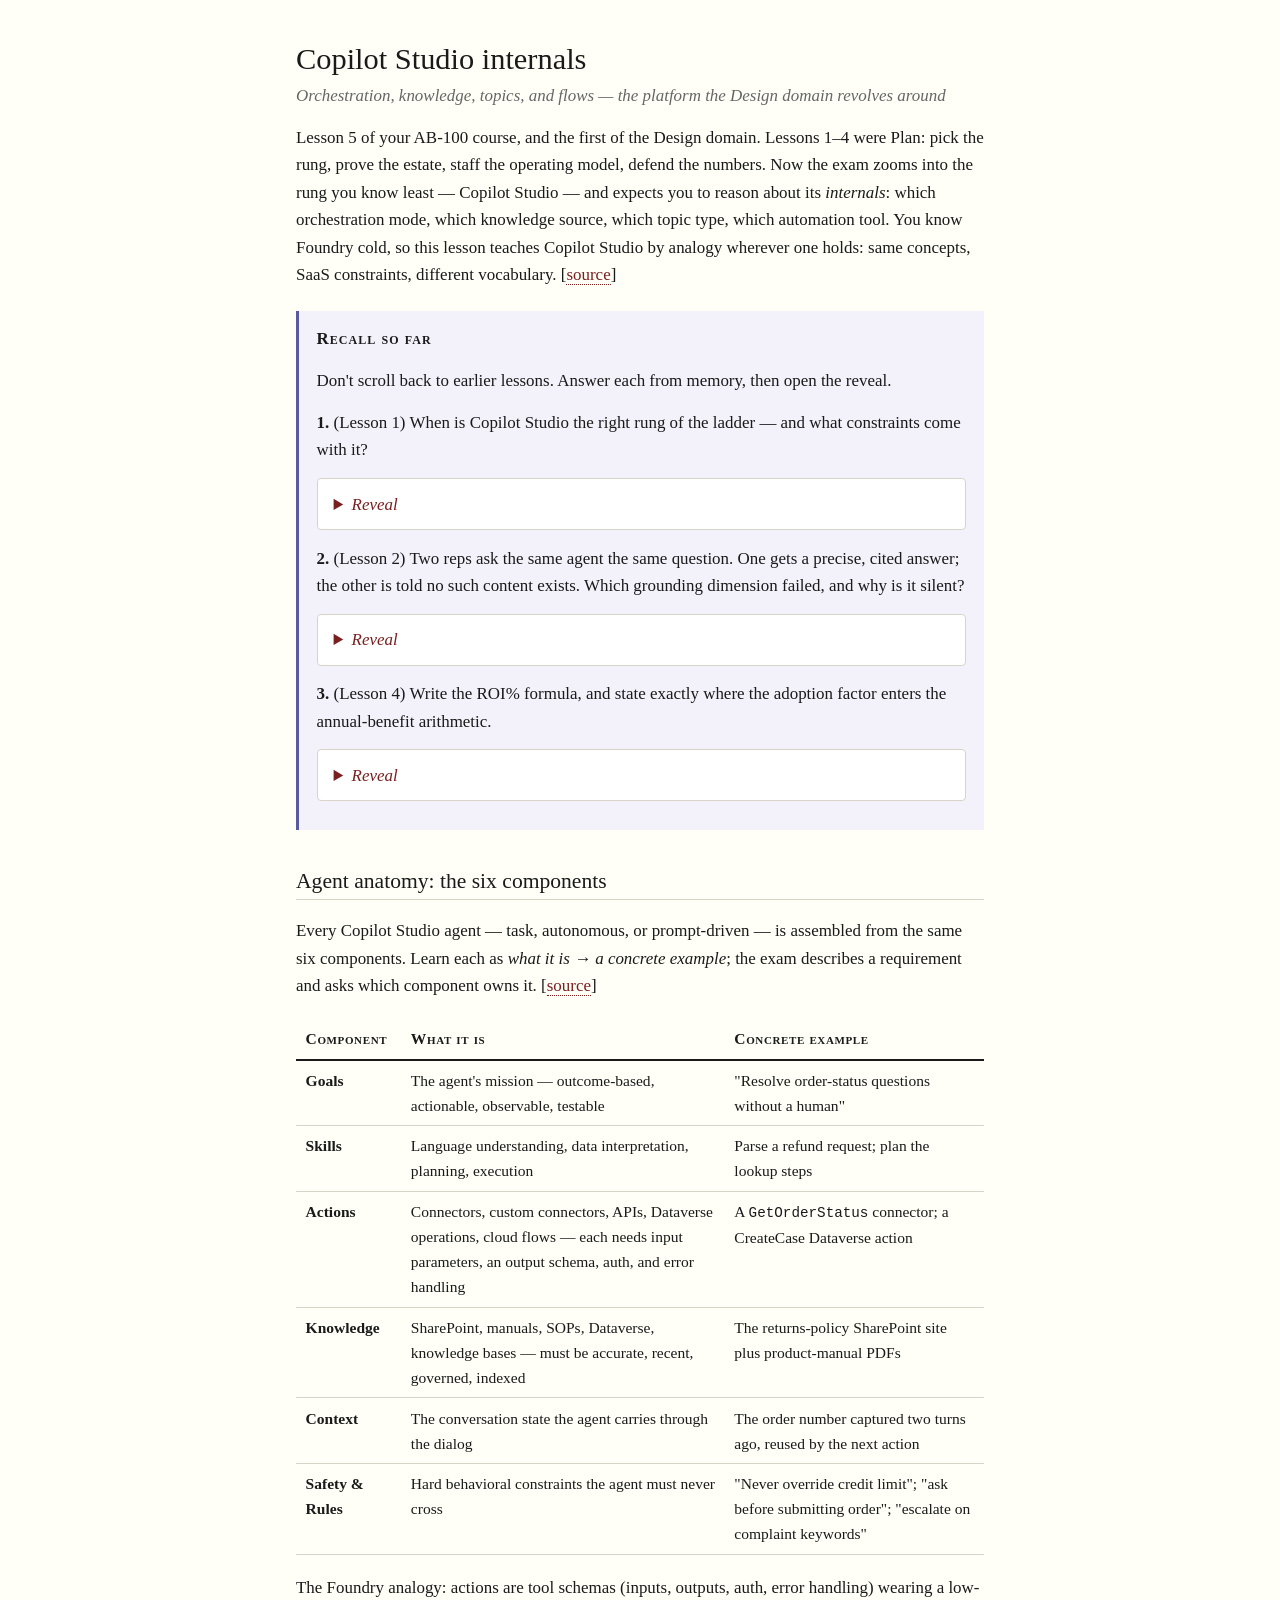
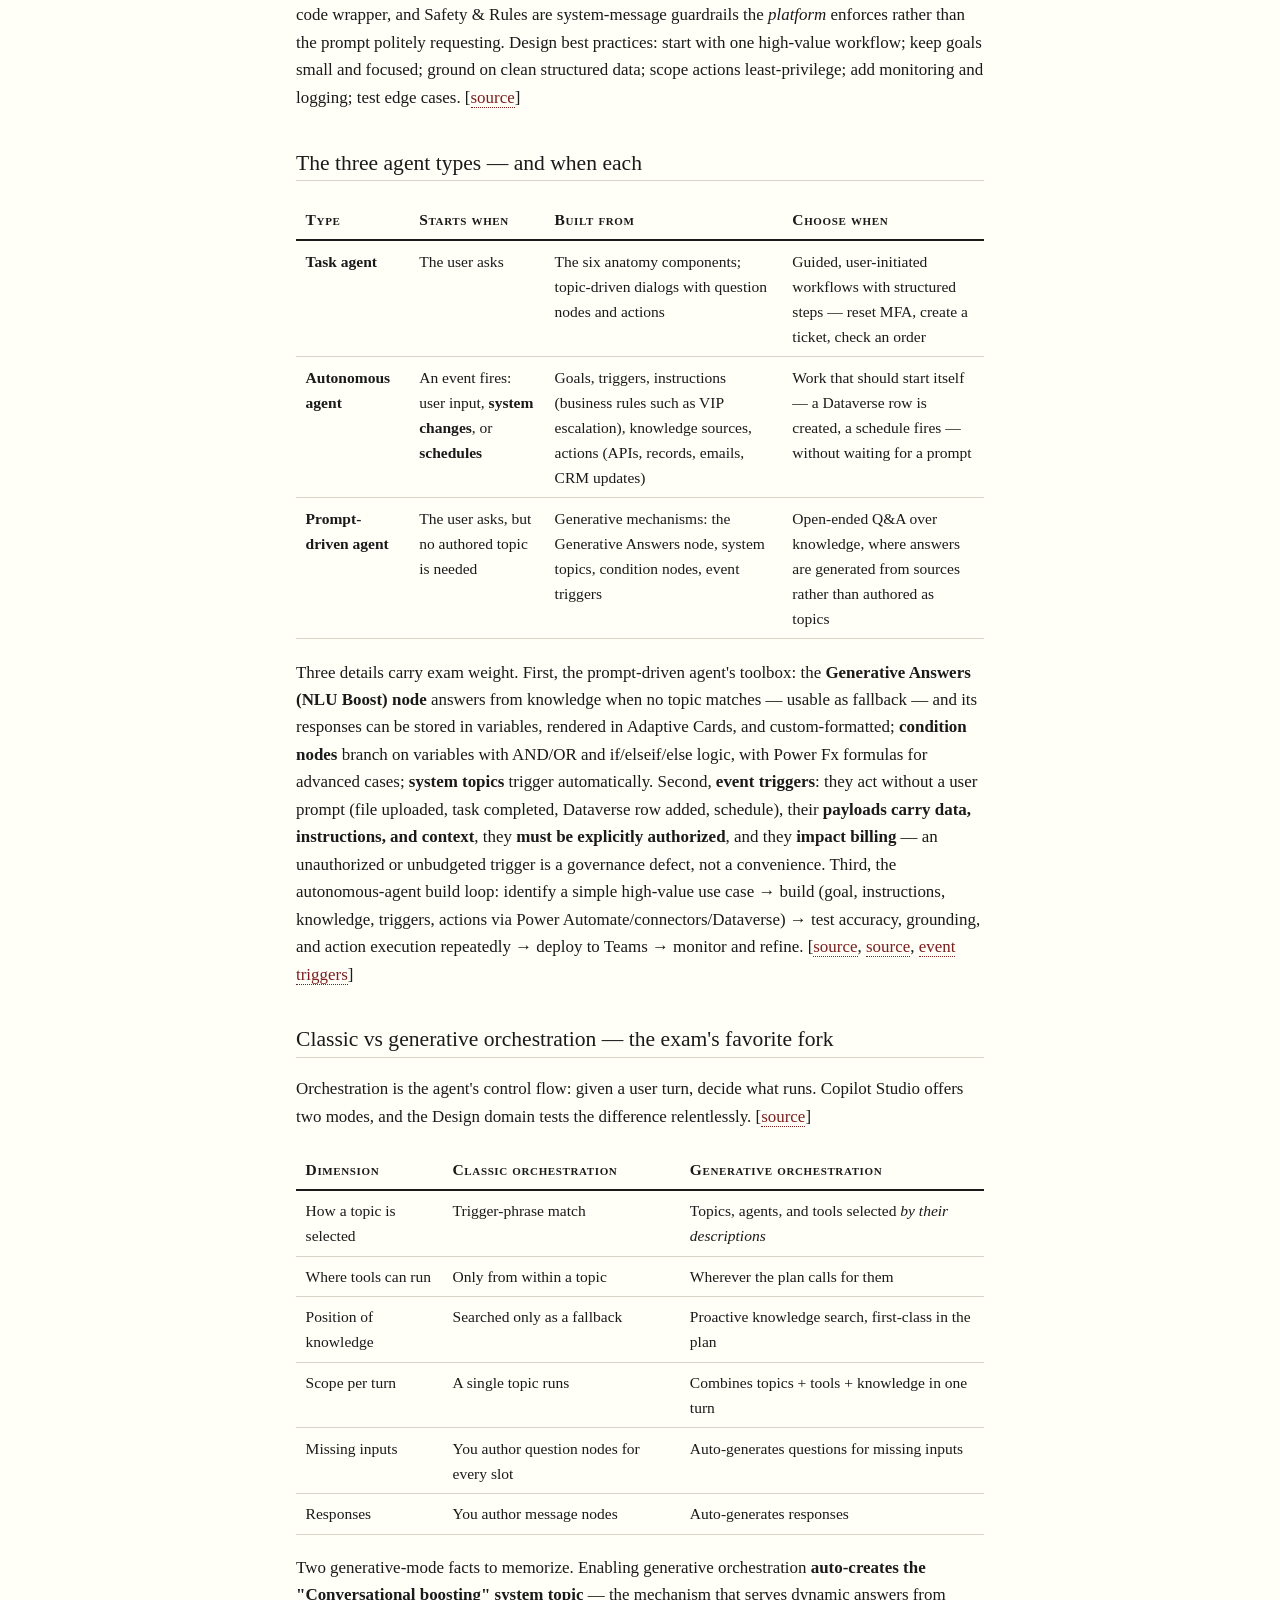
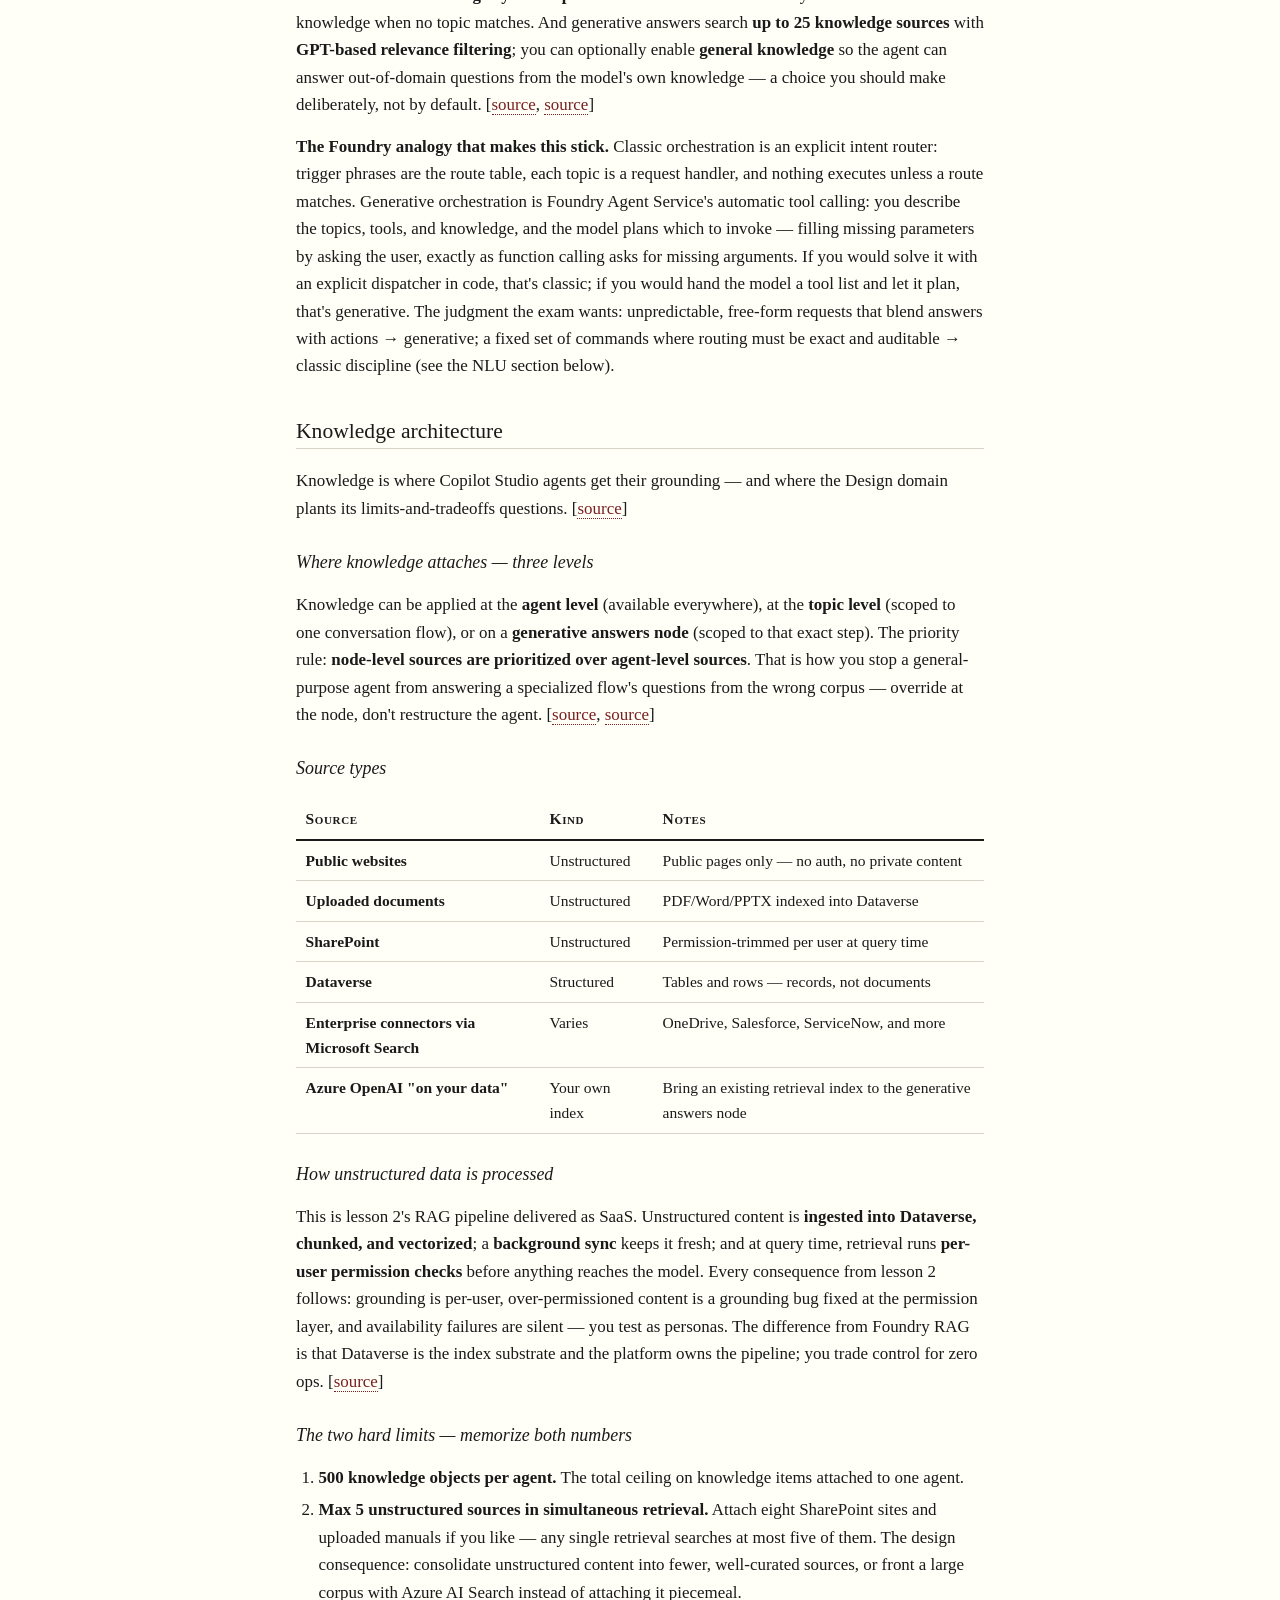
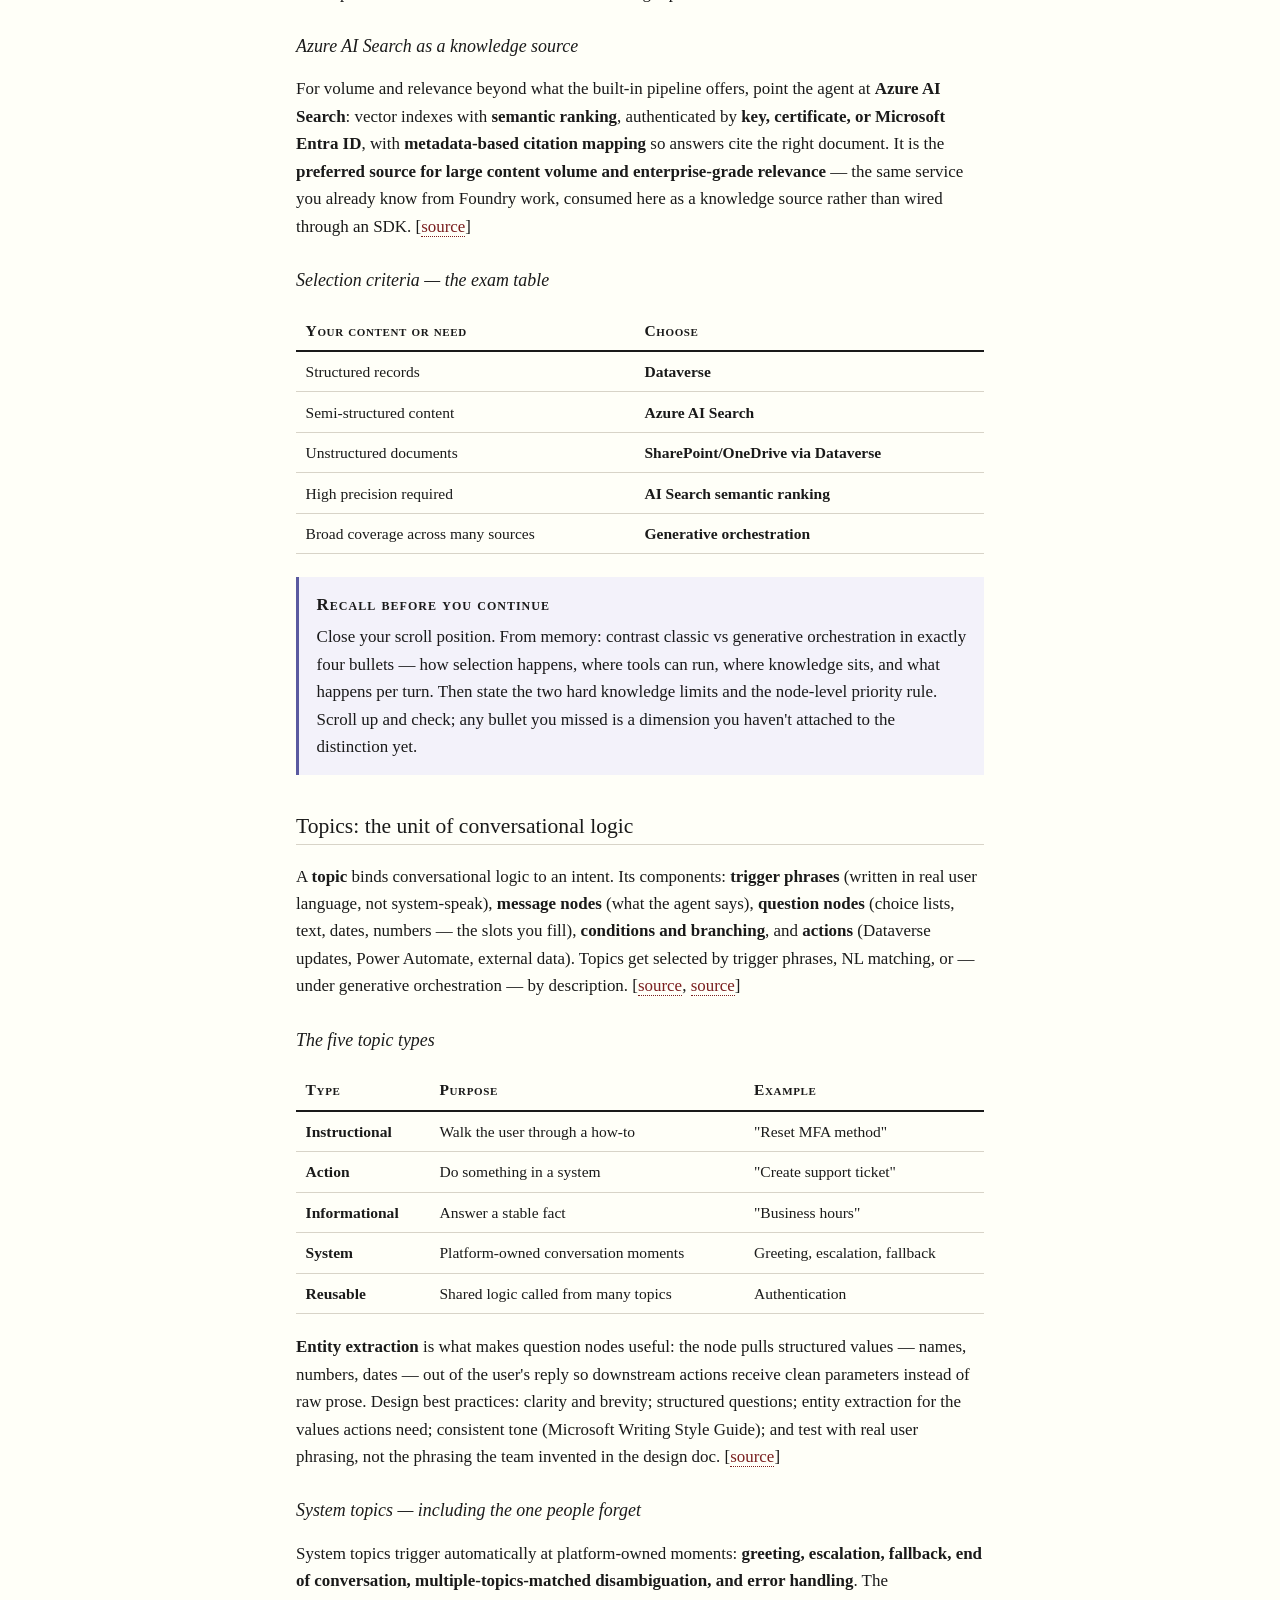
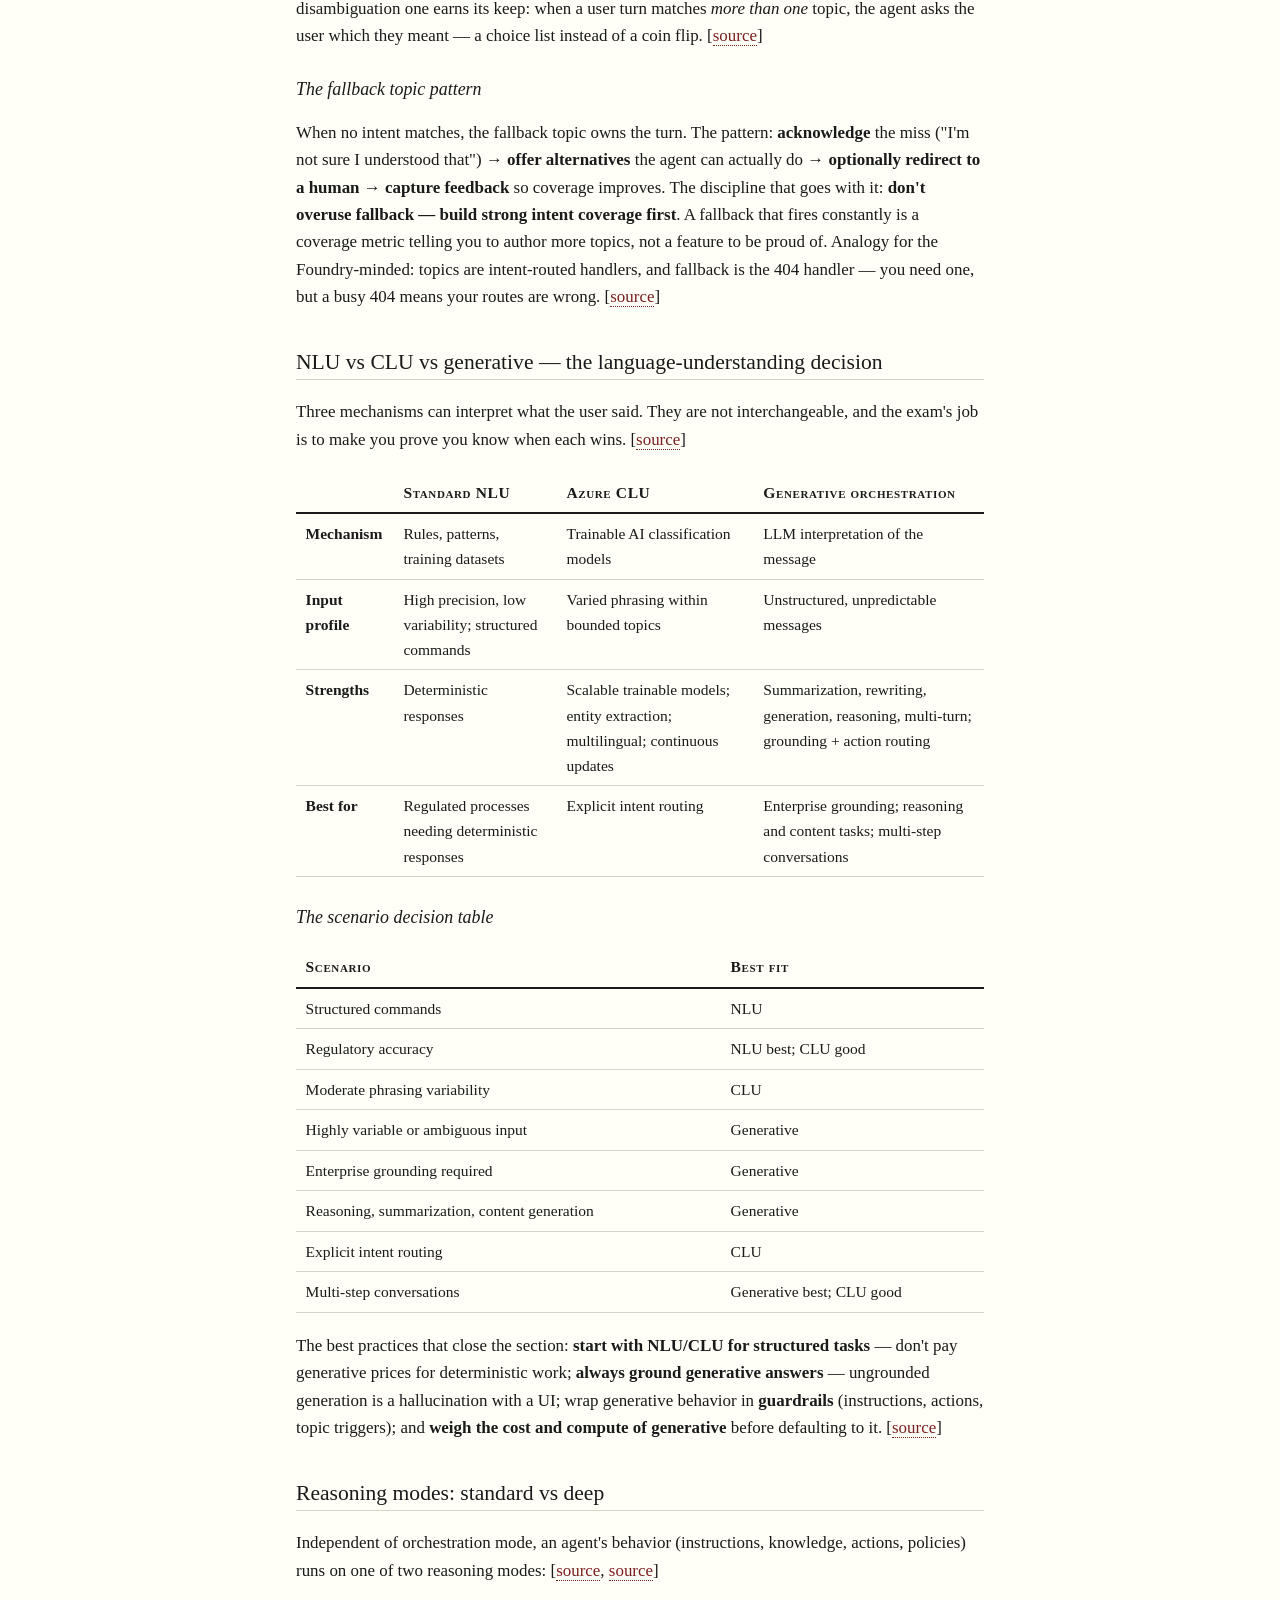
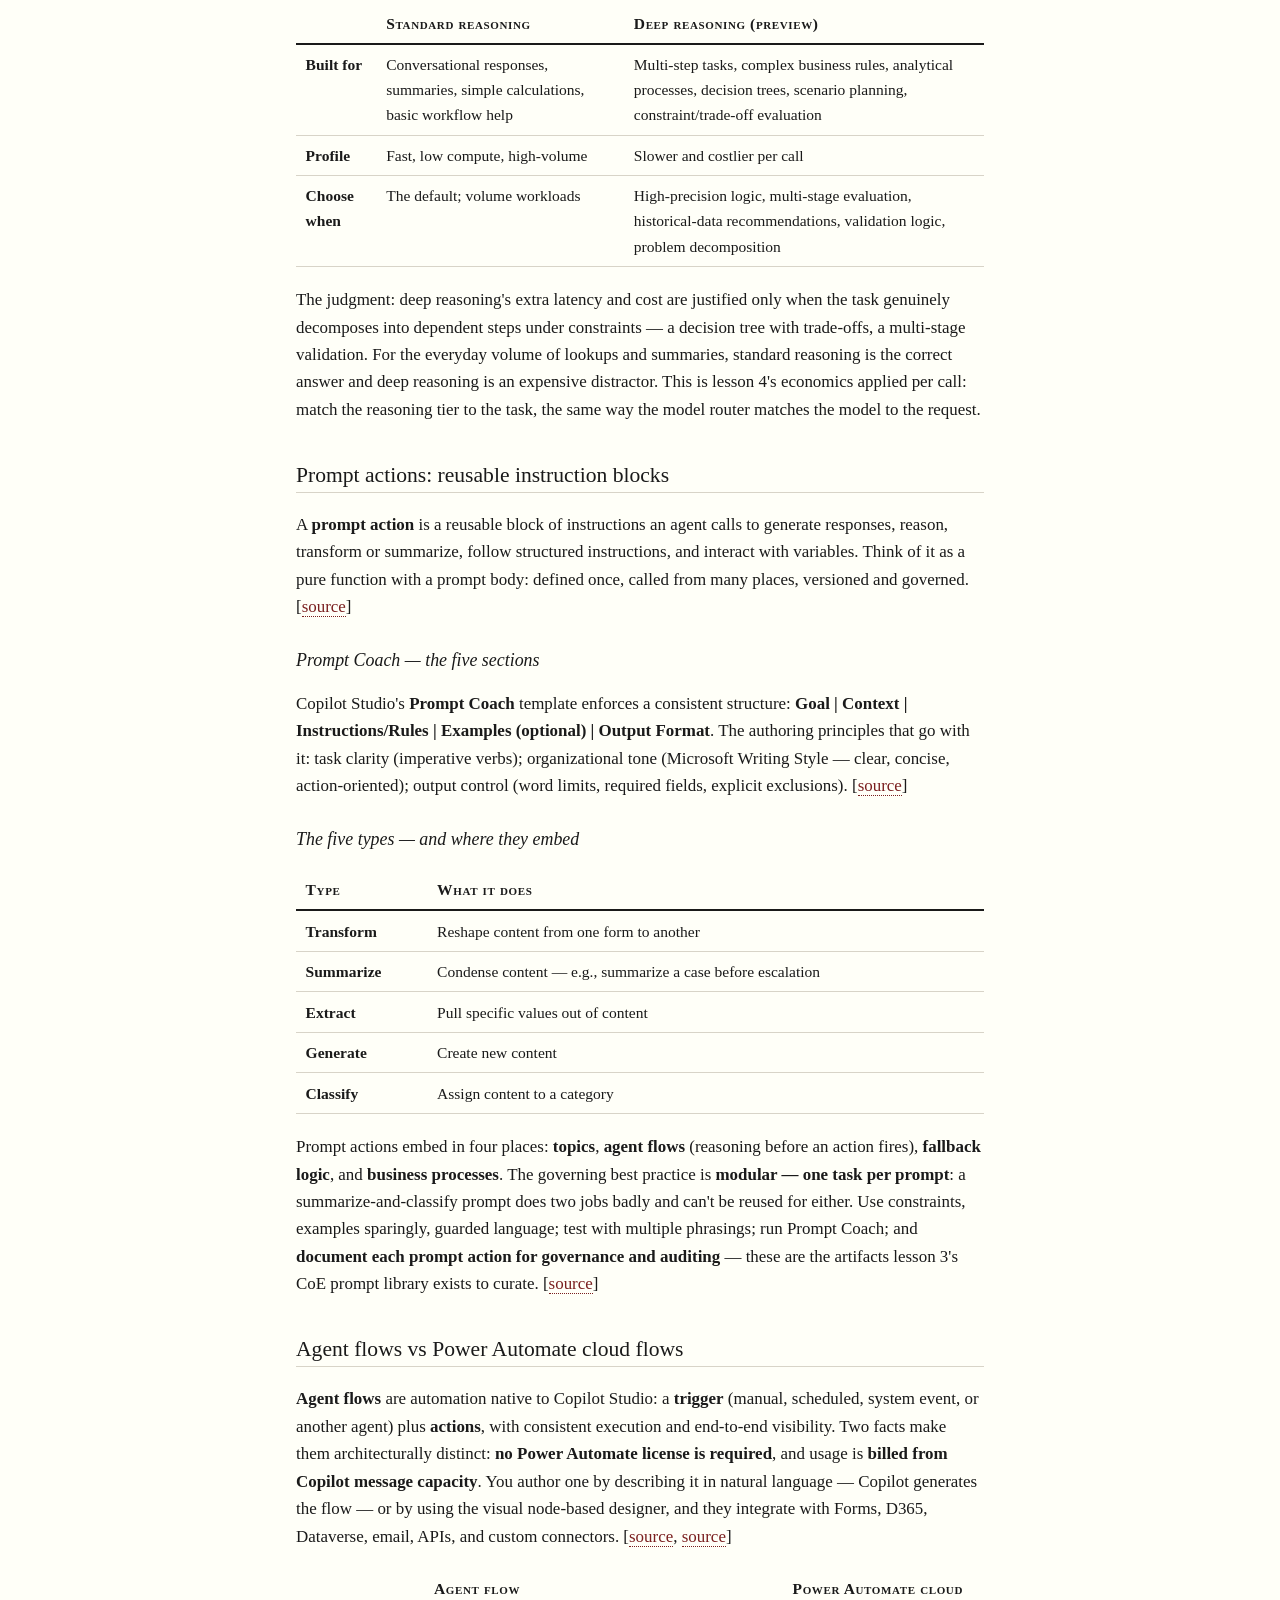
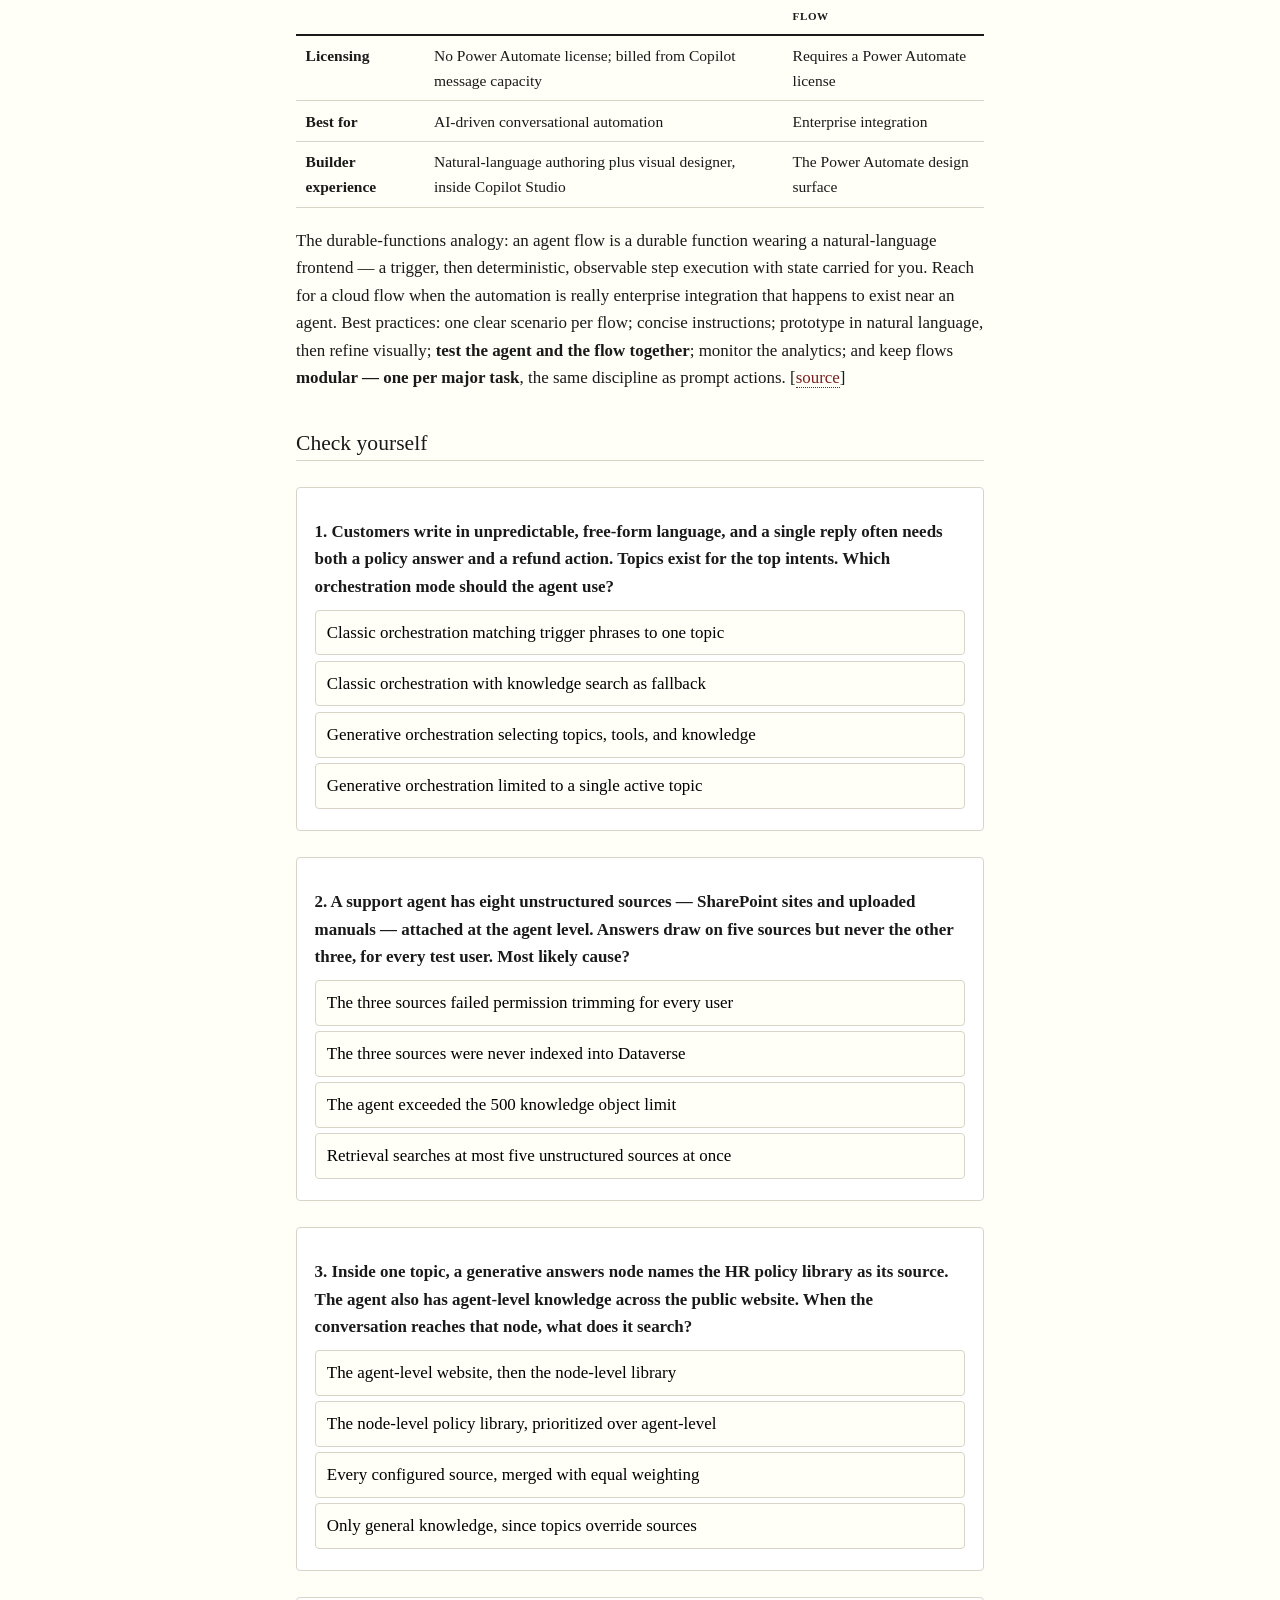
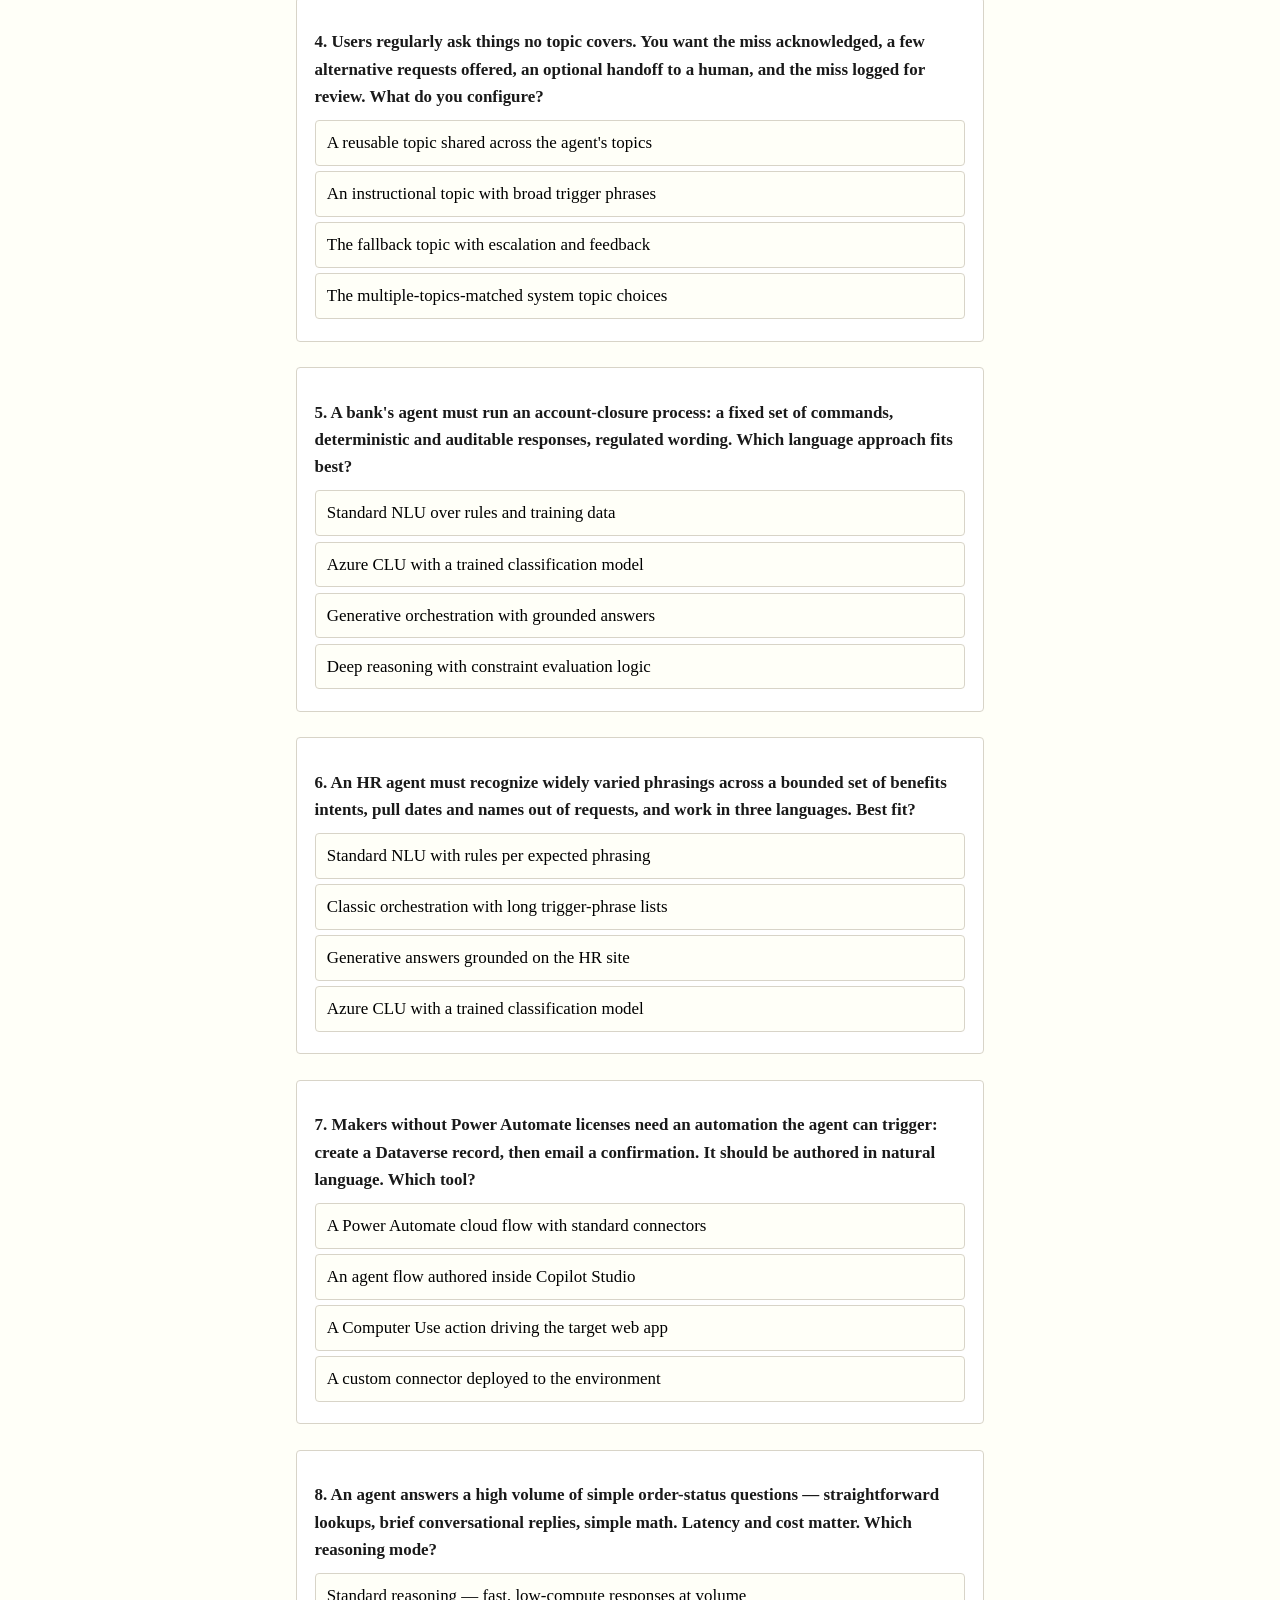
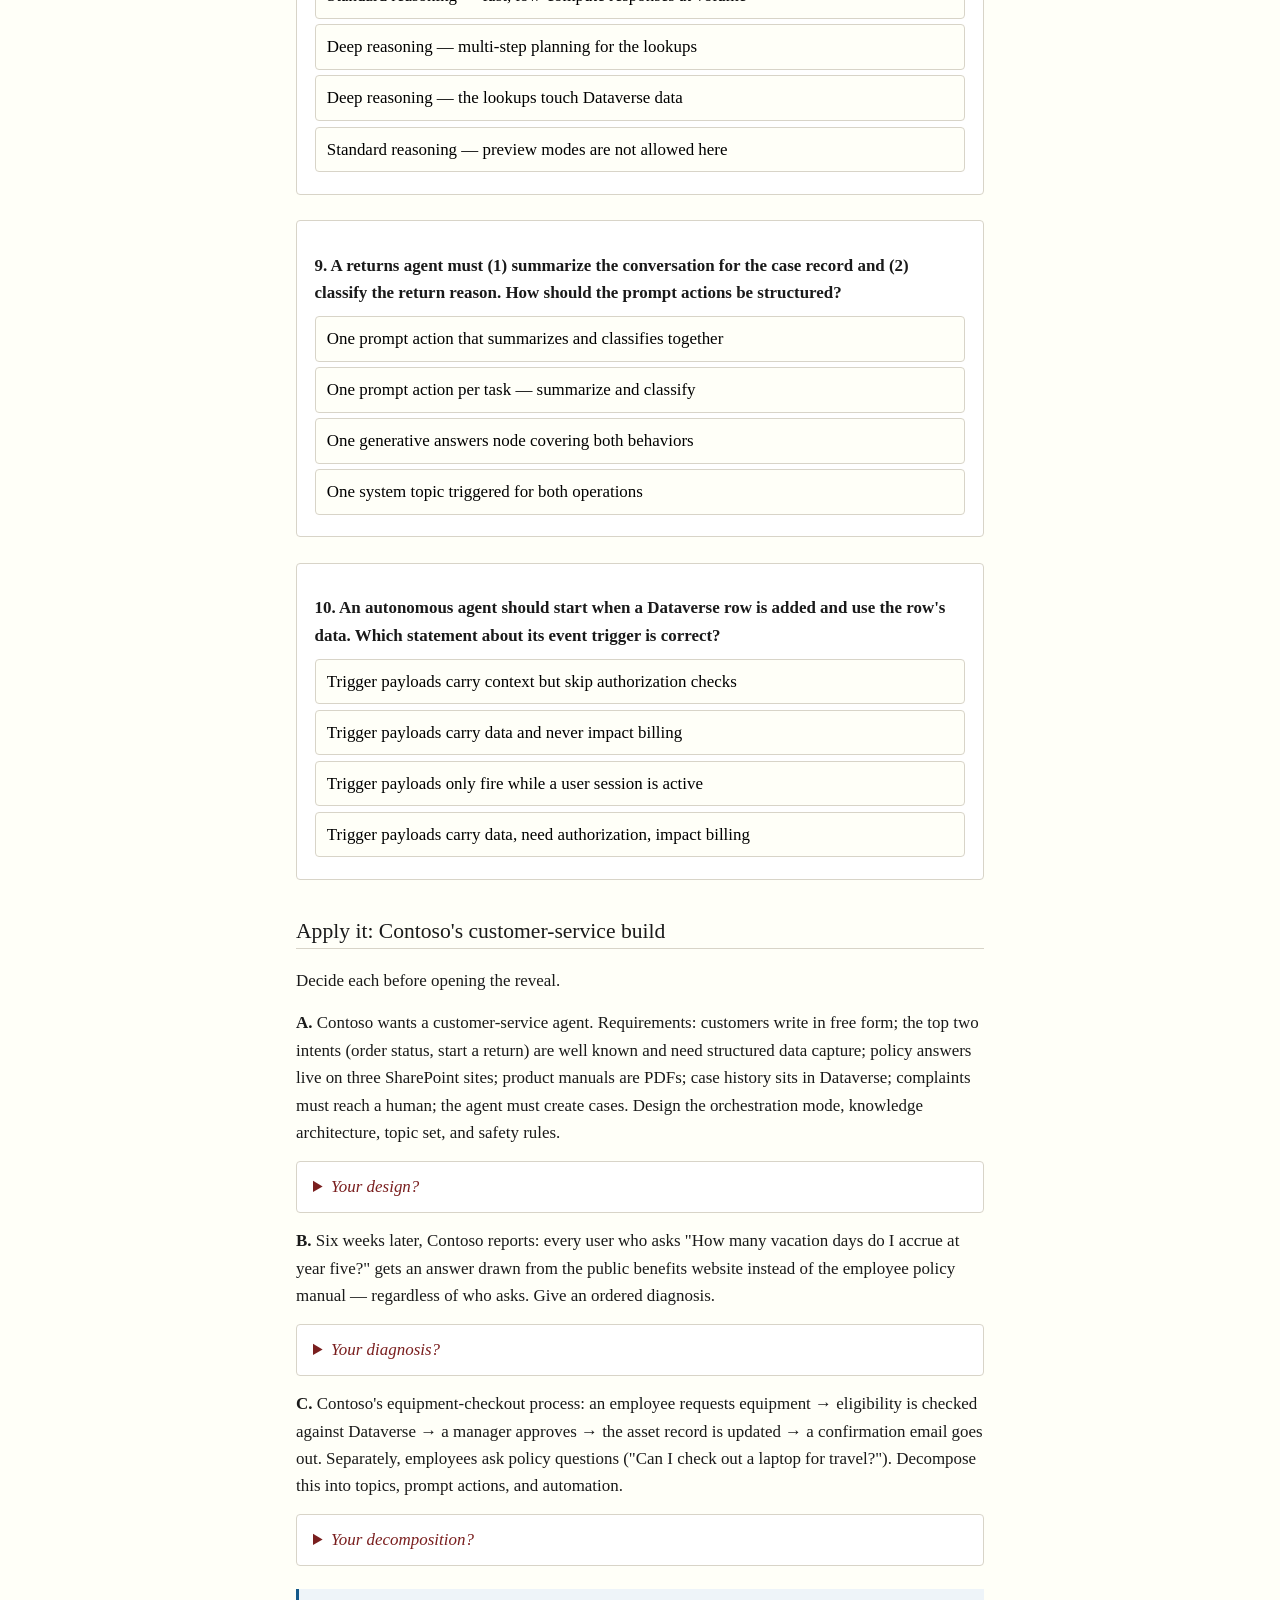
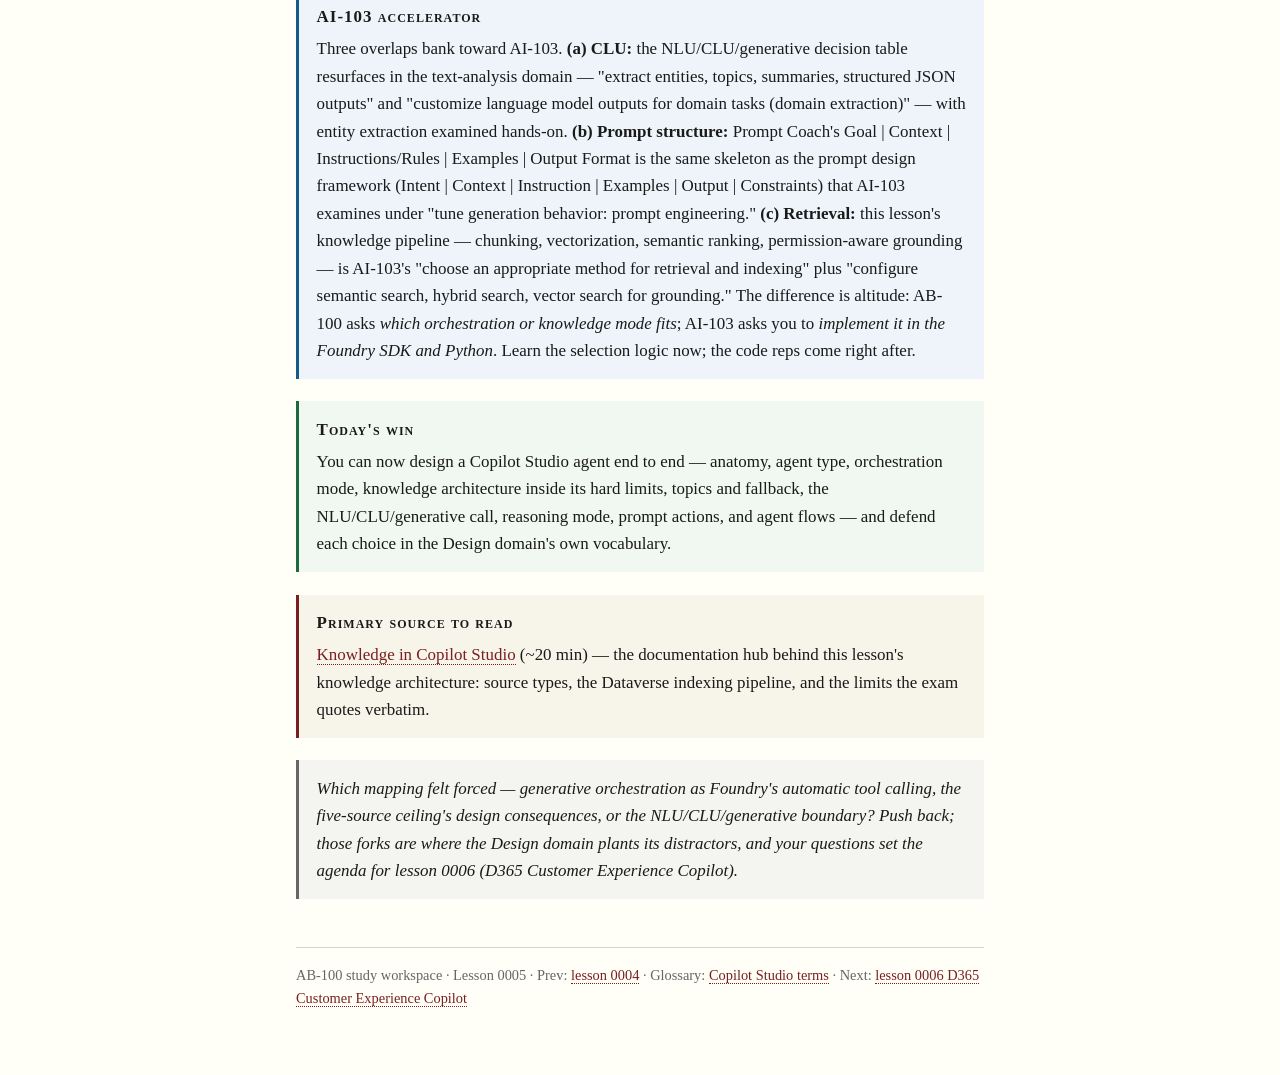
<file: lessons/0005-copilot-studio-orchestration-knowledge.html>
<!DOCTYPE html>
<html lang="en">
<head>
<meta charset="utf-8">
<meta name="viewport" content="width=device-width, initial-scale=1">
<title>Lesson 0005 — Copilot Studio internals: orchestration, knowledge &amp; topics</title>
<link rel="stylesheet" href="../assets/lesson.css">
</head>
<body>

<h1>Copilot Studio internals</h1>
<p class="subtitle">Orchestration, knowledge, topics, and flows — the platform the Design domain revolves around</p>

<p>Lesson 5 of your AB-100 course, and the first of the Design domain. Lessons 1–4 were Plan: pick the rung, prove the estate, staff the operating model, defend the numbers. Now the exam zooms into the rung you know least — Copilot Studio — and expects you to reason about its <em>internals</em>: which orchestration mode, which knowledge source, which topic type, which automation tool. You know Foundry cold, so this lesson teaches Copilot Studio by analogy wherever one holds: same concepts, SaaS constraints, different vocabulary. [<a href="https://learn.microsoft.com/en-us/training/modules/design-ai-agents-business-solutions/">source</a>]</p>

<div class="recall">
<span class="boxlabel">Recall so far</span>
<p>Don't scroll back to earlier lessons. Answer each from memory, then open the reveal.</p>
<p><strong>1.</strong> (Lesson 1) When is Copilot Studio the right rung of the ladder — and what constraints come with it?</p>
<details><summary>Reveal</summary>
<p>When you need a purpose-built agent — business process automation, publishing to Teams/web/D365 channels, autonomous triggers, agent flows — but still want a governed, low-code, fast loop that business users can co-own. Constraints: connector-scoped data, platform-enforced guardrails, medium risk tier.</p>
</details>
<p><strong>2.</strong> (Lesson 2) Two reps ask the same agent the same question. One gets a precise, cited answer; the other is told no such content exists. Which grounding dimension failed, and why is it silent?</p>
<details><summary>Reveal</summary>
<p><strong>Availability.</strong> Retrieval is permission-trimmed per user at query time, so the second rep's agent answers from a poorer evidence base and nobody gets an error. The fix lives at the permission layer, and you detect it by testing retrieval as personas, not as admin.</p>
</details>
<p><strong>3.</strong> (Lesson 4) Write the ROI% formula, and state exactly where the adoption factor enters the annual-benefit arithmetic.</p>
<details><summary>Reveal</summary>
<p><code>ROI% = (Net_Benefit / Annual_TCO) × 100</code>, where <code>Net_Benefit = Annual_Benefit − Annual_TCO</code>. Adoption multiplies the <em>volume</em> term (runs per year), not the minutes saved — skip it and you overstate the benefit.</p>
</details>
</div>

<h2>Agent anatomy: the six components</h2>

<p>Every Copilot Studio agent — task, autonomous, or prompt-driven — is assembled from the same six components. Learn each as <em>what it is → a concrete example</em>; the exam describes a requirement and asks which component owns it. [<a href="https://learn.microsoft.com/en-us/training/modules/design-ai-agents-business-solutions/7-design-task-agents-in-copilot-studio">source</a>]</p>

<table>
  <tr><th>Component</th><th>What it is</th><th>Concrete example</th></tr>
  <tr><td><strong>Goals</strong></td><td>The agent's mission — outcome-based, actionable, observable, testable</td><td>"Resolve order-status questions without a human"</td></tr>
  <tr><td><strong>Skills</strong></td><td>Language understanding, data interpretation, planning, execution</td><td>Parse a refund request; plan the lookup steps</td></tr>
  <tr><td><strong>Actions</strong></td><td>Connectors, custom connectors, APIs, Dataverse operations, cloud flows — each needs input parameters, an output schema, auth, and error handling</td><td>A <code>GetOrderStatus</code> connector; a CreateCase Dataverse action</td></tr>
  <tr><td><strong>Knowledge</strong></td><td>SharePoint, manuals, SOPs, Dataverse, knowledge bases — must be accurate, recent, governed, indexed</td><td>The returns-policy SharePoint site plus product-manual PDFs</td></tr>
  <tr><td><strong>Context</strong></td><td>The conversation state the agent carries through the dialog</td><td>The order number captured two turns ago, reused by the next action</td></tr>
  <tr><td><strong>Safety &amp; Rules</strong></td><td>Hard behavioral constraints the agent must never cross</td><td>"Never override credit limit"; "ask before submitting order"; "escalate on complaint keywords"</td></tr>
</table>

<p>The Foundry analogy: actions are tool schemas (inputs, outputs, auth, error handling) wearing a low-code wrapper, and Safety &amp; Rules are system-message guardrails the <em>platform</em> enforces rather than the prompt politely requesting. Design best practices: start with one high-value workflow; keep goals small and focused; ground on clean structured data; scope actions least-privilege; add monitoring and logging; test edge cases. [<a href="https://learn.microsoft.com/en-us/training/modules/design-ai-agents-business-solutions/7-design-task-agents-in-copilot-studio">source</a>]</p>

<h2>The three agent types — and when each</h2>

<table>
  <tr><th>Type</th><th>Starts when</th><th>Built from</th><th>Choose when</th></tr>
  <tr><td><strong>Task agent</strong></td><td>The user asks</td><td>The six anatomy components; topic-driven dialogs with question nodes and actions</td><td>Guided, user-initiated workflows with structured steps — reset MFA, create a ticket, check an order</td></tr>
  <tr><td><strong>Autonomous agent</strong></td><td>An event fires: user input, <strong>system changes</strong>, or <strong>schedules</strong></td><td>Goals, triggers, instructions (business rules such as VIP escalation), knowledge sources, actions (APIs, records, emails, CRM updates)</td><td>Work that should start itself — a Dataverse row is created, a schedule fires — without waiting for a prompt</td></tr>
  <tr><td><strong>Prompt-driven agent</strong></td><td>The user asks, but no authored topic is needed</td><td>Generative mechanisms: the Generative Answers node, system topics, condition nodes, event triggers</td><td>Open-ended Q&amp;A over knowledge, where answers are generated from sources rather than authored as topics</td></tr>
</table>

<p>Three details carry exam weight. First, the prompt-driven agent's toolbox: the <strong>Generative Answers (NLU Boost) node</strong> answers from knowledge when no topic matches — usable as fallback — and its responses can be stored in variables, rendered in Adaptive Cards, and custom-formatted; <strong>condition nodes</strong> branch on variables with AND/OR and if/elseif/else logic, with Power Fx formulas for advanced cases; <strong>system topics</strong> trigger automatically. Second, <strong>event triggers</strong>: they act without a user prompt (file uploaded, task completed, Dataverse row added, schedule), their <strong>payloads carry data, instructions, and context</strong>, they <strong>must be explicitly authorized</strong>, and they <strong>impact billing</strong> — an unauthorized or unbudgeted trigger is a governance defect, not a convenience. Third, the autonomous-agent build loop: identify a simple high-value use case → build (goal, instructions, knowledge, triggers, actions via Power Automate/connectors/Dataverse) → test accuracy, grounding, and action execution repeatedly → deploy to Teams → monitor and refine. [<a href="https://learn.microsoft.com/en-us/training/modules/design-ai-agents-business-solutions/8-design-autonomous-agents">source</a>, <a href="https://learn.microsoft.com/en-us/training/modules/design-ai-agents-business-solutions/9-design-prompt-driven-agents">source</a>, <a href="https://learn.microsoft.com/en-us/microsoft-copilot-studio/authoring-triggers-about">event triggers</a>]</p>

<h2>Classic vs generative orchestration — the exam's favorite fork</h2>

<p>Orchestration is the agent's control flow: given a user turn, decide what runs. Copilot Studio offers two modes, and the Design domain tests the difference relentlessly. [<a href="https://learn.microsoft.com/en-us/training/modules/design-overall-ai-strategy-business-solutions/7-determine-generative-ai-knowledge-sources-for-copilot-studio-agents">source</a>]</p>

<table>
  <tr><th>Dimension</th><th>Classic orchestration</th><th>Generative orchestration</th></tr>
  <tr><td>How a topic is selected</td><td>Trigger-phrase match</td><td>Topics, agents, and tools selected <em>by their descriptions</em></td></tr>
  <tr><td>Where tools can run</td><td>Only from within a topic</td><td>Wherever the plan calls for them</td></tr>
  <tr><td>Position of knowledge</td><td>Searched only as a fallback</td><td>Proactive knowledge search, first-class in the plan</td></tr>
  <tr><td>Scope per turn</td><td>A single topic runs</td><td>Combines topics + tools + knowledge in one turn</td></tr>
  <tr><td>Missing inputs</td><td>You author question nodes for every slot</td><td>Auto-generates questions for missing inputs</td></tr>
  <tr><td>Responses</td><td>You author message nodes</td><td>Auto-generates responses</td></tr>
</table>

<p>Two generative-mode facts to memorize. Enabling generative orchestration <strong>auto-creates the "Conversational boosting" system topic</strong> — the mechanism that serves dynamic answers from knowledge when no topic matches. And generative answers search <strong>up to 25 knowledge sources</strong> with <strong>GPT-based relevance filtering</strong>; you can optionally enable <strong>general knowledge</strong> so the agent can answer out-of-domain questions from the model's own knowledge — a choice you should make deliberately, not by default. [<a href="https://learn.microsoft.com/en-us/training/modules/design-overall-ai-strategy-business-solutions/7-determine-generative-ai-knowledge-sources-for-copilot-studio-agents">source</a>, <a href="https://learn.microsoft.com/en-us/microsoft-copilot-studio/advanced-generative-actions">source</a>]</p>

<p><strong>The Foundry analogy that makes this stick.</strong> Classic orchestration is an explicit intent router: trigger phrases are the route table, each topic is a request handler, and nothing executes unless a route matches. Generative orchestration is Foundry Agent Service's automatic tool calling: you describe the topics, tools, and knowledge, and the model plans which to invoke — filling missing parameters by asking the user, exactly as function calling asks for missing arguments. If you would solve it with an explicit dispatcher in code, that's classic; if you would hand the model a tool list and let it plan, that's generative. The judgment the exam wants: unpredictable, free-form requests that blend answers with actions → generative; a fixed set of commands where routing must be exact and auditable → classic discipline (see the NLU section below).</p>

<h2>Knowledge architecture</h2>

<p>Knowledge is where Copilot Studio agents get their grounding — and where the Design domain plants its limits-and-tradeoffs questions. [<a href="https://learn.microsoft.com/en-us/microsoft-copilot-studio/knowledge-copilot-studio">source</a>]</p>

<h3>Where knowledge attaches — three levels</h3>

<p>Knowledge can be applied at the <strong>agent level</strong> (available everywhere), at the <strong>topic level</strong> (scoped to one conversation flow), or on a <strong>generative answers node</strong> (scoped to that exact step). The priority rule: <strong>node-level sources are prioritized over agent-level sources</strong>. That is how you stop a general-purpose agent from answering a specialized flow's questions from the wrong corpus — override at the node, don't restructure the agent. [<a href="https://learn.microsoft.com/en-us/training/modules/design-overall-ai-strategy-business-solutions/7-determine-generative-ai-knowledge-sources-for-copilot-studio-agents">source</a>, <a href="https://learn.microsoft.com/en-us/microsoft-copilot-studio/nlu-generative-answers-azure-openai">source</a>]</p>

<h3>Source types</h3>

<table>
  <tr><th>Source</th><th>Kind</th><th>Notes</th></tr>
  <tr><td><strong>Public websites</strong></td><td>Unstructured</td><td>Public pages only — no auth, no private content</td></tr>
  <tr><td><strong>Uploaded documents</strong></td><td>Unstructured</td><td>PDF/Word/PPTX indexed into Dataverse</td></tr>
  <tr><td><strong>SharePoint</strong></td><td>Unstructured</td><td>Permission-trimmed per user at query time</td></tr>
  <tr><td><strong>Dataverse</strong></td><td>Structured</td><td>Tables and rows — records, not documents</td></tr>
  <tr><td><strong>Enterprise connectors via Microsoft Search</strong></td><td>Varies</td><td>OneDrive, Salesforce, ServiceNow, and more</td></tr>
  <tr><td><strong>Azure OpenAI "on your data"</strong></td><td>Your own index</td><td>Bring an existing retrieval index to the generative answers node</td></tr>
</table>

<h3>How unstructured data is processed</h3>

<p>This is lesson 2's RAG pipeline delivered as SaaS. Unstructured content is <strong>ingested into Dataverse, chunked, and vectorized</strong>; a <strong>background sync</strong> keeps it fresh; and at query time, retrieval runs <strong>per-user permission checks</strong> before anything reaches the model. Every consequence from lesson 2 follows: grounding is per-user, over-permissioned content is a grounding bug fixed at the permission layer, and availability failures are silent — you test as personas. The difference from Foundry RAG is that Dataverse is the index substrate and the platform owns the pipeline; you trade control for zero ops. [<a href="https://learn.microsoft.com/en-us/microsoft-copilot-studio/knowledge-unstructured-data">source</a>]</p>

<h3>The two hard limits — memorize both numbers</h3>

<ol>
  <li><strong>500 knowledge objects per agent.</strong> The total ceiling on knowledge items attached to one agent.</li>
  <li><strong>Max 5 unstructured sources in simultaneous retrieval.</strong> Attach eight SharePoint sites and uploaded manuals if you like — any single retrieval searches at most five of them. The design consequence: consolidate unstructured content into fewer, well-curated sources, or front a large corpus with Azure AI Search instead of attaching it piecemeal.</li>
</ol>

<h3>Azure AI Search as a knowledge source</h3>

<p>For volume and relevance beyond what the built-in pipeline offers, point the agent at <strong>Azure AI Search</strong>: vector indexes with <strong>semantic ranking</strong>, authenticated by <strong>key, certificate, or Microsoft Entra ID</strong>, with <strong>metadata-based citation mapping</strong> so answers cite the right document. It is the <strong>preferred source for large content volume and enterprise-grade relevance</strong> — the same service you already know from Foundry work, consumed here as a knowledge source rather than wired through an SDK. [<a href="https://learn.microsoft.com/en-us/microsoft-copilot-studio/knowledge-azure-ai-search">source</a>]</p>

<h3>Selection criteria — the exam table</h3>

<table>
  <tr><th>Your content or need</th><th>Choose</th></tr>
  <tr><td>Structured records</td><td><strong>Dataverse</strong></td></tr>
  <tr><td>Semi-structured content</td><td><strong>Azure AI Search</strong></td></tr>
  <tr><td>Unstructured documents</td><td><strong>SharePoint/OneDrive via Dataverse</strong></td></tr>
  <tr><td>High precision required</td><td><strong>AI Search semantic ranking</strong></td></tr>
  <tr><td>Broad coverage across many sources</td><td><strong>Generative orchestration</strong></td></tr>
</table>

<div class="recall">
<span class="boxlabel">Recall before you continue</span>
Close your scroll position. From memory: contrast classic vs generative orchestration in exactly four bullets — how selection happens, where tools can run, where knowledge sits, and what happens per turn. Then state the two hard knowledge limits and the node-level priority rule. Scroll up and check; any bullet you missed is a dimension you haven't attached to the distinction yet.
</div>

<h2>Topics: the unit of conversational logic</h2>

<p>A <strong>topic</strong> binds conversational logic to an intent. Its components: <strong>trigger phrases</strong> (written in real user language, not system-speak), <strong>message nodes</strong> (what the agent says), <strong>question nodes</strong> (choice lists, text, dates, numbers — the slots you fill), <strong>conditions and branching</strong>, and <strong>actions</strong> (Dataverse updates, Power Automate, external data). Topics get selected by trigger phrases, NL matching, or — under generative orchestration — by description. [<a href="https://learn.microsoft.com/en-us/training/modules/design-ai-agents-business-solutions/12-design-topics-for-copilot-studio">source</a>, <a href="https://learn.microsoft.com/en-us/microsoft-copilot-studio/guidance/topics-overview">source</a>]</p>

<h3>The five topic types</h3>

<table>
  <tr><th>Type</th><th>Purpose</th><th>Example</th></tr>
  <tr><td><strong>Instructional</strong></td><td>Walk the user through a how-to</td><td>"Reset MFA method"</td></tr>
  <tr><td><strong>Action</strong></td><td>Do something in a system</td><td>"Create support ticket"</td></tr>
  <tr><td><strong>Informational</strong></td><td>Answer a stable fact</td><td>"Business hours"</td></tr>
  <tr><td><strong>System</strong></td><td>Platform-owned conversation moments</td><td>Greeting, escalation, fallback</td></tr>
  <tr><td><strong>Reusable</strong></td><td>Shared logic called from many topics</td><td>Authentication</td></tr>
</table>

<p><strong>Entity extraction</strong> is what makes question nodes useful: the node pulls structured values — names, numbers, dates — out of the user's reply so downstream actions receive clean parameters instead of raw prose. Design best practices: clarity and brevity; structured questions; entity extraction for the values actions need; consistent tone (Microsoft Writing Style Guide); and test with real user phrasing, not the phrasing the team invented in the design doc. [<a href="https://learn.microsoft.com/en-us/training/modules/design-ai-agents-business-solutions/12-design-topics-for-copilot-studio">source</a>]</p>

<h3>System topics — including the one people forget</h3>

<p>System topics trigger automatically at platform-owned moments: <strong>greeting, escalation, fallback, end of conversation, multiple-topics-matched disambiguation, and error handling</strong>. The disambiguation one earns its keep: when a user turn matches <em>more than one</em> topic, the agent asks the user which they meant — a choice list instead of a coin flip. [<a href="https://learn.microsoft.com/en-us/microsoft-copilot-studio/authoring-system-topics">source</a>]</p>

<h3>The fallback topic pattern</h3>

<p>When no intent matches, the fallback topic owns the turn. The pattern: <strong>acknowledge</strong> the miss ("I'm not sure I understood that") → <strong>offer alternatives</strong> the agent can actually do → <strong>optionally redirect to a human</strong> → <strong>capture feedback</strong> so coverage improves. The discipline that goes with it: <strong>don't overuse fallback — build strong intent coverage first</strong>. A fallback that fires constantly is a coverage metric telling you to author more topics, not a feature to be proud of. Analogy for the Foundry-minded: topics are intent-routed handlers, and fallback is the 404 handler — you need one, but a busy 404 means your routes are wrong. [<a href="https://learn.microsoft.com/en-us/microsoft-copilot-studio/authoring-system-fallback-topic">source</a>]</p>

<h2>NLU vs CLU vs generative — the language-understanding decision</h2>

<p>Three mechanisms can interpret what the user said. They are not interchangeable, and the exam's job is to make you prove you know when each wins. [<a href="https://learn.microsoft.com/en-us/training/modules/design-ai-agents-business-solutions/16-determine-use-of-standard-nlp-vs-clu-vs-generative-orchestration">source</a>]</p>

<table>
  <tr><th></th><th>Standard NLU</th><th>Azure CLU</th><th>Generative orchestration</th></tr>
  <tr><td><strong>Mechanism</strong></td><td>Rules, patterns, training datasets</td><td>Trainable AI classification models</td><td>LLM interpretation of the message</td></tr>
  <tr><td><strong>Input profile</strong></td><td>High precision, low variability; structured commands</td><td>Varied phrasing within bounded topics</td><td>Unstructured, unpredictable messages</td></tr>
  <tr><td><strong>Strengths</strong></td><td>Deterministic responses</td><td>Scalable trainable models; entity extraction; multilingual; continuous updates</td><td>Summarization, rewriting, generation, reasoning, multi-turn; grounding + action routing</td></tr>
  <tr><td><strong>Best for</strong></td><td>Regulated processes needing deterministic responses</td><td>Explicit intent routing</td><td>Enterprise grounding; reasoning and content tasks; multi-step conversations</td></tr>
</table>

<h3>The scenario decision table</h3>

<table>
  <tr><th>Scenario</th><th>Best fit</th></tr>
  <tr><td>Structured commands</td><td>NLU</td></tr>
  <tr><td>Regulatory accuracy</td><td>NLU best; CLU good</td></tr>
  <tr><td>Moderate phrasing variability</td><td>CLU</td></tr>
  <tr><td>Highly variable or ambiguous input</td><td>Generative</td></tr>
  <tr><td>Enterprise grounding required</td><td>Generative</td></tr>
  <tr><td>Reasoning, summarization, content generation</td><td>Generative</td></tr>
  <tr><td>Explicit intent routing</td><td>CLU</td></tr>
  <tr><td>Multi-step conversations</td><td>Generative best; CLU good</td></tr>
</table>

<p>The best practices that close the section: <strong>start with NLU/CLU for structured tasks</strong> — don't pay generative prices for deterministic work; <strong>always ground generative answers</strong> — ungrounded generation is a hallucination with a UI; wrap generative behavior in <strong>guardrails</strong> (instructions, actions, topic triggers); and <strong>weigh the cost and compute of generative</strong> before defaulting to it. [<a href="https://learn.microsoft.com/en-us/training/modules/design-ai-agents-business-solutions/16-determine-use-of-standard-nlp-vs-clu-vs-generative-orchestration">source</a>]</p>

<h2>Reasoning modes: standard vs deep</h2>

<p>Independent of orchestration mode, an agent's behavior (instructions, knowledge, actions, policies) runs on one of two reasoning modes: [<a href="https://learn.microsoft.com/en-us/training/modules/design-extensibility-ai-solutions/7-design-agent-behaviors-in-copilot-studio">source</a>, <a href="https://learn.microsoft.com/en-us/microsoft-copilot-studio/authoring-reasoning-models">source</a>]</p>

<table>
  <tr><th></th><th>Standard reasoning</th><th>Deep reasoning (preview)</th></tr>
  <tr><td><strong>Built for</strong></td><td>Conversational responses, summaries, simple calculations, basic workflow help</td><td>Multi-step tasks, complex business rules, analytical processes, decision trees, scenario planning, constraint/trade-off evaluation</td></tr>
  <tr><td><strong>Profile</strong></td><td>Fast, low compute, high-volume</td><td>Slower and costlier per call</td></tr>
  <tr><td><strong>Choose when</strong></td><td>The default; volume workloads</td><td>High-precision logic, multi-stage evaluation, historical-data recommendations, validation logic, problem decomposition</td></tr>
</table>

<p>The judgment: deep reasoning's extra latency and cost are justified only when the task genuinely decomposes into dependent steps under constraints — a decision tree with trade-offs, a multi-stage validation. For the everyday volume of lookups and summaries, standard reasoning is the correct answer and deep reasoning is an expensive distractor. This is lesson 4's economics applied per call: match the reasoning tier to the task, the same way the model router matches the model to the request.</p>

<h2>Prompt actions: reusable instruction blocks</h2>

<p>A <strong>prompt action</strong> is a reusable block of instructions an agent calls to generate responses, reason, transform or summarize, follow structured instructions, and interact with variables. Think of it as a pure function with a prompt body: defined once, called from many places, versioned and governed. [<a href="https://learn.microsoft.com/en-us/training/modules/design-ai-agents-business-solutions/18-design-prompt-actions-in-copilot-studio">source</a>]</p>

<h3>Prompt Coach — the five sections</h3>

<p>Copilot Studio's <strong>Prompt Coach</strong> template enforces a consistent structure: <strong>Goal | Context | Instructions/Rules | Examples (optional) | Output Format</strong>. The authoring principles that go with it: task clarity (imperative verbs); organizational tone (Microsoft Writing Style — clear, concise, action-oriented); output control (word limits, required fields, explicit exclusions). [<a href="https://learn.microsoft.com/en-us/microsoft-365-copilot/extensibility/agent-template-prompt-coach">source</a>]</p>

<h3>The five types — and where they embed</h3>

<table>
  <tr><th>Type</th><th>What it does</th></tr>
  <tr><td><strong>Transform</strong></td><td>Reshape content from one form to another</td></tr>
  <tr><td><strong>Summarize</strong></td><td>Condense content — e.g., summarize a case before escalation</td></tr>
  <tr><td><strong>Extract</strong></td><td>Pull specific values out of content</td></tr>
  <tr><td><strong>Generate</strong></td><td>Create new content</td></tr>
  <tr><td><strong>Classify</strong></td><td>Assign content to a category</td></tr>
</table>

<p>Prompt actions embed in four places: <strong>topics</strong>, <strong>agent flows</strong> (reasoning before an action fires), <strong>fallback logic</strong>, and <strong>business processes</strong>. The governing best practice is <strong>modular — one task per prompt</strong>: a summarize-and-classify prompt does two jobs badly and can't be reused for either. Use constraints, examples sparingly, guarded language; test with multiple phrasings; run Prompt Coach; and <strong>document each prompt action for governance and auditing</strong> — these are the artifacts lesson 3's CoE prompt library exists to curate. [<a href="https://learn.microsoft.com/en-us/training/modules/design-ai-agents-business-solutions/18-design-prompt-actions-in-copilot-studio">source</a>]</p>

<h2>Agent flows vs Power Automate cloud flows</h2>

<p><strong>Agent flows</strong> are automation native to Copilot Studio: a <strong>trigger</strong> (manual, scheduled, system event, or another agent) plus <strong>actions</strong>, with consistent execution and end-to-end visibility. Two facts make them architecturally distinct: <strong>no Power Automate license is required</strong>, and usage is <strong>billed from Copilot message capacity</strong>. You author one by describing it in natural language — Copilot generates the flow — or by using the visual node-based designer, and they integrate with Forms, D365, Dataverse, email, APIs, and custom connectors. [<a href="https://learn.microsoft.com/en-us/training/modules/design-ai-agents-business-solutions/17-design-agents-and-agent-flows-with-copilot-studio">source</a>, <a href="https://learn.microsoft.com/en-us/training/modules/use-agent-flows/">source</a>]</p>

<table>
  <tr><th></th><th>Agent flow</th><th>Power Automate cloud flow</th></tr>
  <tr><td><strong>Licensing</strong></td><td>No Power Automate license; billed from Copilot message capacity</td><td>Requires a Power Automate license</td></tr>
  <tr><td><strong>Best for</strong></td><td>AI-driven conversational automation</td><td>Enterprise integration</td></tr>
  <tr><td><strong>Builder experience</strong></td><td>Natural-language authoring plus visual designer, inside Copilot Studio</td><td>The Power Automate design surface</td></tr>
</table>

<p>The durable-functions analogy: an agent flow is a durable function wearing a natural-language frontend — a trigger, then deterministic, observable step execution with state carried for you. Reach for a cloud flow when the automation is really enterprise integration that happens to exist near an agent. Best practices: one clear scenario per flow; concise instructions; prototype in natural language, then refine visually; <strong>test the agent and the flow together</strong>; monitor the analytics; and keep flows <strong>modular — one per major task</strong>, the same discipline as prompt actions. [<a href="https://learn.microsoft.com/en-us/training/modules/design-ai-agents-business-solutions/17-design-agents-and-agent-flows-with-copilot-studio">source</a>]</p>

<h2>Check yourself</h2>

<div class="quiz-q" data-answer="c">
  <p class="q">1. Customers write in unpredictable, free-form language, and a single reply often needs both a policy answer and a refund action. Topics exist for the top intents. Which orchestration mode should the agent use?</p>
  <button class="opt" data-key="a">Classic orchestration matching trigger phrases to one topic</button>
  <button class="opt" data-key="b">Classic orchestration with knowledge search as fallback</button>
  <button class="opt" data-key="c">Generative orchestration selecting topics, tools, and knowledge</button>
  <button class="opt" data-key="d">Generative orchestration limited to a single active topic</button>
  <p class="why">Generative orchestration exists for exactly this: unpredictable phrasing, and a turn that combines topics, tools, and knowledge in one plan — with proactive knowledge search rather than knowledge-as-fallback. Option d contradicts itself: combining beyond a single topic is the defining capability.</p>
</div>

<div class="quiz-q" data-answer="d">
  <p class="q">2. A support agent has eight unstructured sources — SharePoint sites and uploaded manuals — attached at the agent level. Answers draw on five sources but never the other three, for every test user. Most likely cause?</p>
  <button class="opt" data-key="a">The three sources failed permission trimming for every user</button>
  <button class="opt" data-key="b">The three sources were never indexed into Dataverse</button>
  <button class="opt" data-key="c">The agent exceeded the 500 knowledge object limit</button>
  <button class="opt" data-key="d">Retrieval searches at most five unstructured sources at once</button>
  <p class="why">The simultaneous-retrieval ceiling is five unstructured sources — the other three are simply never searched. "Every test user" rules out permission trimming, which is per-user; and 500 objects is a total-attachment ceiling, not a per-retrieval one. The fix: consolidate sources or front the corpus with Azure AI Search.</p>
</div>

<div class="quiz-q" data-answer="b">
  <p class="q">3. Inside one topic, a generative answers node names the HR policy library as its source. The agent also has agent-level knowledge across the public website. When the conversation reaches that node, what does it search?</p>
  <button class="opt" data-key="a">The agent-level website, then the node-level library</button>
  <button class="opt" data-key="b">The node-level policy library, prioritized over agent-level</button>
  <button class="opt" data-key="c">Every configured source, merged with equal weighting</button>
  <button class="opt" data-key="d">Only general knowledge, since topics override sources</button>
  <p class="why">Node-level sources are prioritized over agent-level sources. That priority is the designed mechanism for scoping a specialized flow to its own corpus without restructuring the whole agent's knowledge.</p>
</div>

<div class="quiz-q" data-answer="c">
  <p class="q">4. Users regularly ask things no topic covers. You want the miss acknowledged, a few alternative requests offered, an optional handoff to a human, and the miss logged for review. What do you configure?</p>
  <button class="opt" data-key="a">A reusable topic shared across the agent's topics</button>
  <button class="opt" data-key="b">An instructional topic with broad trigger phrases</button>
  <button class="opt" data-key="c">The fallback topic with escalation and feedback</button>
  <button class="opt" data-key="d">The multiple-topics-matched system topic choices</button>
  <p class="why">Acknowledge → alternatives → optional human redirect → capture feedback is the fallback topic pattern. The multiple-topics-matched topic is disambiguation — it fires when several topics match, not when none do. And if fallback fires often, invest in intent coverage rather than decorating the fallback.</p>
</div>

<div class="quiz-q" data-answer="a">
  <p class="q">5. A bank's agent must run an account-closure process: a fixed set of commands, deterministic and auditable responses, regulated wording. Which language approach fits best?</p>
  <button class="opt" data-key="a">Standard NLU over rules and training data</button>
  <button class="opt" data-key="b">Azure CLU with a trained classification model</button>
  <button class="opt" data-key="c">Generative orchestration with grounded answers</button>
  <button class="opt" data-key="d">Deep reasoning with constraint evaluation logic</button>
  <p class="why">Structured commands plus a regulated process needing deterministic responses is standard NLU's explicit niche — the decision table maps both rows there. CLU handles varied phrasing you don't have; generative adds cost and nondeterminism you can't accept; deep reasoning solves a different problem.</p>
</div>

<div class="quiz-q" data-answer="d">
  <p class="q">6. An HR agent must recognize widely varied phrasings across a bounded set of benefits intents, pull dates and names out of requests, and work in three languages. Best fit?</p>
  <button class="opt" data-key="a">Standard NLU with rules per expected phrasing</button>
  <button class="opt" data-key="b">Classic orchestration with long trigger-phrase lists</button>
  <button class="opt" data-key="c">Generative answers grounded on the HR site</button>
  <button class="opt" data-key="d">Azure CLU with a trained classification model</button>
  <p class="why">Varied phrasing within bounded topics, entity extraction, and multilingual support are CLU's three named strengths. Standard NLU wants low variability you don't have; trigger-phrase lists don't scale to this; generative answers retrieve knowledge rather than route intents with extracted entities.</p>
</div>

<div class="quiz-q" data-answer="b">
  <p class="q">7. Makers without Power Automate licenses need an automation the agent can trigger: create a Dataverse record, then email a confirmation. It should be authored in natural language. Which tool?</p>
  <button class="opt" data-key="a">A Power Automate cloud flow with standard connectors</button>
  <button class="opt" data-key="b">An agent flow authored inside Copilot Studio</button>
  <button class="opt" data-key="c">A Computer Use action driving the target web app</button>
  <button class="opt" data-key="d">A custom connector deployed to the environment</button>
  <p class="why">Agent flows are native to Copilot Studio, need no Power Automate license, bill from Copilot message capacity, and author from natural language — every constraint in the stem. Computer Use is the no-API last resort, and a custom connector is plumbing, not the automation itself.</p>
</div>

<div class="quiz-q" data-answer="a">
  <p class="q">8. An agent answers a high volume of simple order-status questions — straightforward lookups, brief conversational replies, simple math. Latency and cost matter. Which reasoning mode?</p>
  <button class="opt" data-key="a">Standard reasoning — fast, low-compute responses at volume</button>
  <button class="opt" data-key="b">Deep reasoning — multi-step planning for the lookups</button>
  <button class="opt" data-key="c">Deep reasoning — the lookups touch Dataverse data</button>
  <button class="opt" data-key="d">Standard reasoning — preview modes are not allowed here</button>
  <p class="why">Simple, high-volume, latency-sensitive work is standard reasoning's stated profile. Deep reasoning is for multi-step, constraint-heavy tasks — touching Dataverse doesn't make a lookup one. Option d invents a policy; preview status is a consideration, not the decision criterion named in the scenario.</p>
</div>

<div class="quiz-q" data-answer="b">
  <p class="q">9. A returns agent must (1) summarize the conversation for the case record and (2) classify the return reason. How should the prompt actions be structured?</p>
  <button class="opt" data-key="a">One prompt action that summarizes and classifies together</button>
  <button class="opt" data-key="b">One prompt action per task — summarize and classify</button>
  <button class="opt" data-key="c">One generative answers node covering both behaviors</button>
  <button class="opt" data-key="d">One system topic triggered for both operations</button>
  <p class="why">Modular, one task per prompt: a Summarize action and a Classify action, each reusable, testable, and governable on its own. A combined prompt does both jobs worse and neither job reusefully; generative answers retrieve knowledge; system topics aren't a vehicle for prompt logic.</p>
</div>

<div class="quiz-q" data-answer="d">
  <p class="q">10. An autonomous agent should start when a Dataverse row is added and use the row's data. Which statement about its event trigger is correct?</p>
  <button class="opt" data-key="a">Trigger payloads carry context but skip authorization checks</button>
  <button class="opt" data-key="b">Trigger payloads carry data and never impact billing</button>
  <button class="opt" data-key="c">Trigger payloads only fire while a user session is active</button>
  <button class="opt" data-key="d">Trigger payloads carry data, need authorization, impact billing</button>
  <p class="why">Event-trigger payloads carry data, instructions, and context; triggers must be explicitly authorized; and they impact billing. The whole point of an autonomous trigger is firing <em>without</em> a user session — options a and b each drop one of the two governance facts the exam pairs together.</p>
</div>

<h2>Apply it: Contoso's customer-service build</h2>

<p>Decide each before opening the reveal.</p>

<p><strong>A.</strong> Contoso wants a customer-service agent. Requirements: customers write in free form; the top two intents (order status, start a return) are well known and need structured data capture; policy answers live on three SharePoint sites; product manuals are PDFs; case history sits in Dataverse; complaints must reach a human; the agent must create cases. Design the orchestration mode, knowledge architecture, topic set, and safety rules.</p>
<details><summary>Your design?</summary>
<p><strong>Orchestration:</strong> generative — free-form phrasing, turns that blend knowledge answers with actions, and auto-generated questions for missing inputs; the well-known intents still get authored topics, which generative mode selects by description. <strong>Topics:</strong> an action topic per top intent ("Check order status", "Start a return") with question nodes and entity extraction (order number, dates); system topics left in place, including multiple-topics-matched disambiguation. <strong>Knowledge:</strong> the three SharePoint sites (permission-trimmed) plus the uploaded PDF manuals (indexed into Dataverse) — four unstructured sources, inside the five-source retrieval ceiling; case history as a structured Dataverse source. <strong>Safety &amp; rules:</strong> "escalate on complaint keywords" wired to the escalation system topic. <strong>Action:</strong> a CreateCase Dataverse action or a modular agent flow. [<a href="https://learn.microsoft.com/en-us/training/modules/design-overall-ai-strategy-business-solutions/7-determine-generative-ai-knowledge-sources-for-copilot-studio-agents">source</a>, <a href="https://learn.microsoft.com/en-us/training/modules/design-ai-agents-business-solutions/12-design-topics-for-copilot-studio">source</a>]</p>
</details>

<p><strong>B.</strong> Six weeks later, Contoso reports: every user who asks "How many vacation days do I accrue at year five?" gets an answer drawn from the public benefits website instead of the employee policy manual — regardless of who asks. Give an ordered diagnosis.</p>
<details><summary>Your diagnosis?</summary>
<p>Work the checklist in order. <strong>(1) General knowledge:</strong> if enabled, the agent can answer out-of-domain from the model's own knowledge — check it first and disable it if in-domain-only answers are required. <strong>(2) The five-source ceiling:</strong> count unstructured sources; if the manual's source is the sixth, it is never searched — consolidate, or move the corpus to Azure AI Search. <strong>(3) Node-level priority:</strong> if a generative answers node in this flow names its own sources, those override agent-level sources — a stale or wrong node-level source answers every turn. <strong>(4) Not permission trimming:</strong> the failure hits <em>every</em> user identically, and trimming is per-user — "everyone gets the wrong source" is the tell that rules it out before you spend an hour in SharePoint permissions. [<a href="https://learn.microsoft.com/en-us/microsoft-copilot-studio/knowledge-copilot-studio">source</a>, <a href="https://learn.microsoft.com/en-us/microsoft-copilot-studio/knowledge-unstructured-data">source</a>]</p>
</details>

<p><strong>C.</strong> Contoso's equipment-checkout process: an employee requests equipment → eligibility is checked against Dataverse → a manager approves → the asset record is updated → a confirmation email goes out. Separately, employees ask policy questions ("Can I check out a laptop for travel?"). Decompose this into topics, prompt actions, and automation.</p>
<details><summary>Your decomposition?</summary>
<p><strong>Policy questions:</strong> generative answers over the equipment-policy SharePoint site — informational coverage, no authored topics per question. <strong>"Request equipment" action topic:</strong> question nodes with entity extraction (equipment type, dates), a condition node branching on the eligibility result. <strong>Prompt actions:</strong> a Summarize action that condenses the request and conversation for the manager's approval, and a Classify action for the equipment category if free-text entry is allowed — two modular prompts, one task each. <strong>Automation:</strong> one agent flow per major task — a flow triggered by the agent to create the asset record and route the approval (manual trigger from the topic, or a system-event trigger on the Dataverse row), and the confirmation email as part of that flow's actions; test agent and flow together. If eligibility is declined, the topic branches to a polite refusal with an escalation option rather than forcing the process through. [<a href="https://learn.microsoft.com/en-us/training/modules/design-ai-agents-business-solutions/17-design-agents-and-agent-flows-with-copilot-studio">source</a>, <a href="https://learn.microsoft.com/en-us/training/modules/design-ai-agents-business-solutions/18-design-prompt-actions-in-copilot-studio">source</a>]</p>
</details>

<div class="ai103">
<span class="boxlabel">AI-103 accelerator</span>
Three overlaps bank toward AI-103. <strong>(a) CLU:</strong> the NLU/CLU/generative decision table resurfaces in the text-analysis domain — "extract entities, topics, summaries, structured JSON outputs" and "customize language model outputs for domain tasks (domain extraction)" — with entity extraction examined hands-on. <strong>(b) Prompt structure:</strong> Prompt Coach's Goal | Context | Instructions/Rules | Examples | Output Format is the same skeleton as the prompt design framework (Intent | Context | Instruction | Examples | Output | Constraints) that AI-103 examines under "tune generation behavior: prompt engineering." <strong>(c) Retrieval:</strong> this lesson's knowledge pipeline — chunking, vectorization, semantic ranking, permission-aware grounding — is AI-103's "choose an appropriate method for retrieval and indexing" plus "configure semantic search, hybrid search, vector search for grounding." The difference is altitude: AB-100 asks <em>which orchestration or knowledge mode fits</em>; AI-103 asks you to <em>implement it in the Foundry SDK and Python</em>. Learn the selection logic now; the code reps come right after.
</div>

<div class="win">
<span class="boxlabel">Today's win</span>
You can now design a Copilot Studio agent end to end — anatomy, agent type, orchestration mode, knowledge architecture inside its hard limits, topics and fallback, the NLU/CLU/generative call, reasoning mode, prompt actions, and agent flows — and defend each choice in the Design domain's own vocabulary.
</div>

<div class="source-box">
<span class="boxlabel">Primary source to read</span>
<a href="https://learn.microsoft.com/en-us/microsoft-copilot-studio/knowledge-copilot-studio">Knowledge in Copilot Studio</a> (~20 min) — the documentation hub behind this lesson's knowledge architecture: source types, the Dataverse indexing pipeline, and the limits the exam quotes verbatim.
</div>

<div class="teacher">
Which mapping felt forced — generative orchestration as Foundry's automatic tool calling, the five-source ceiling's design consequences, or the NLU/CLU/generative boundary? Push back; those forks are where the Design domain plants its distractors, and your questions set the agenda for lesson 0006 (D365 Customer Experience Copilot).
</div>

<footer>
AB-100 study workspace · Lesson 0005 · Prev: <a href="../lessons/0004-roi-tco-model-router.html">lesson 0004</a> · Glossary: <a href="../reference/glossary.html">Copilot Studio terms</a> · Next: <a href="../lessons/0006-d365-customer-experience-copilot.html">lesson 0006 D365 Customer Experience Copilot</a>
</footer>

<script src="../assets/quiz.js"></script>
</body>
</html>
</file>
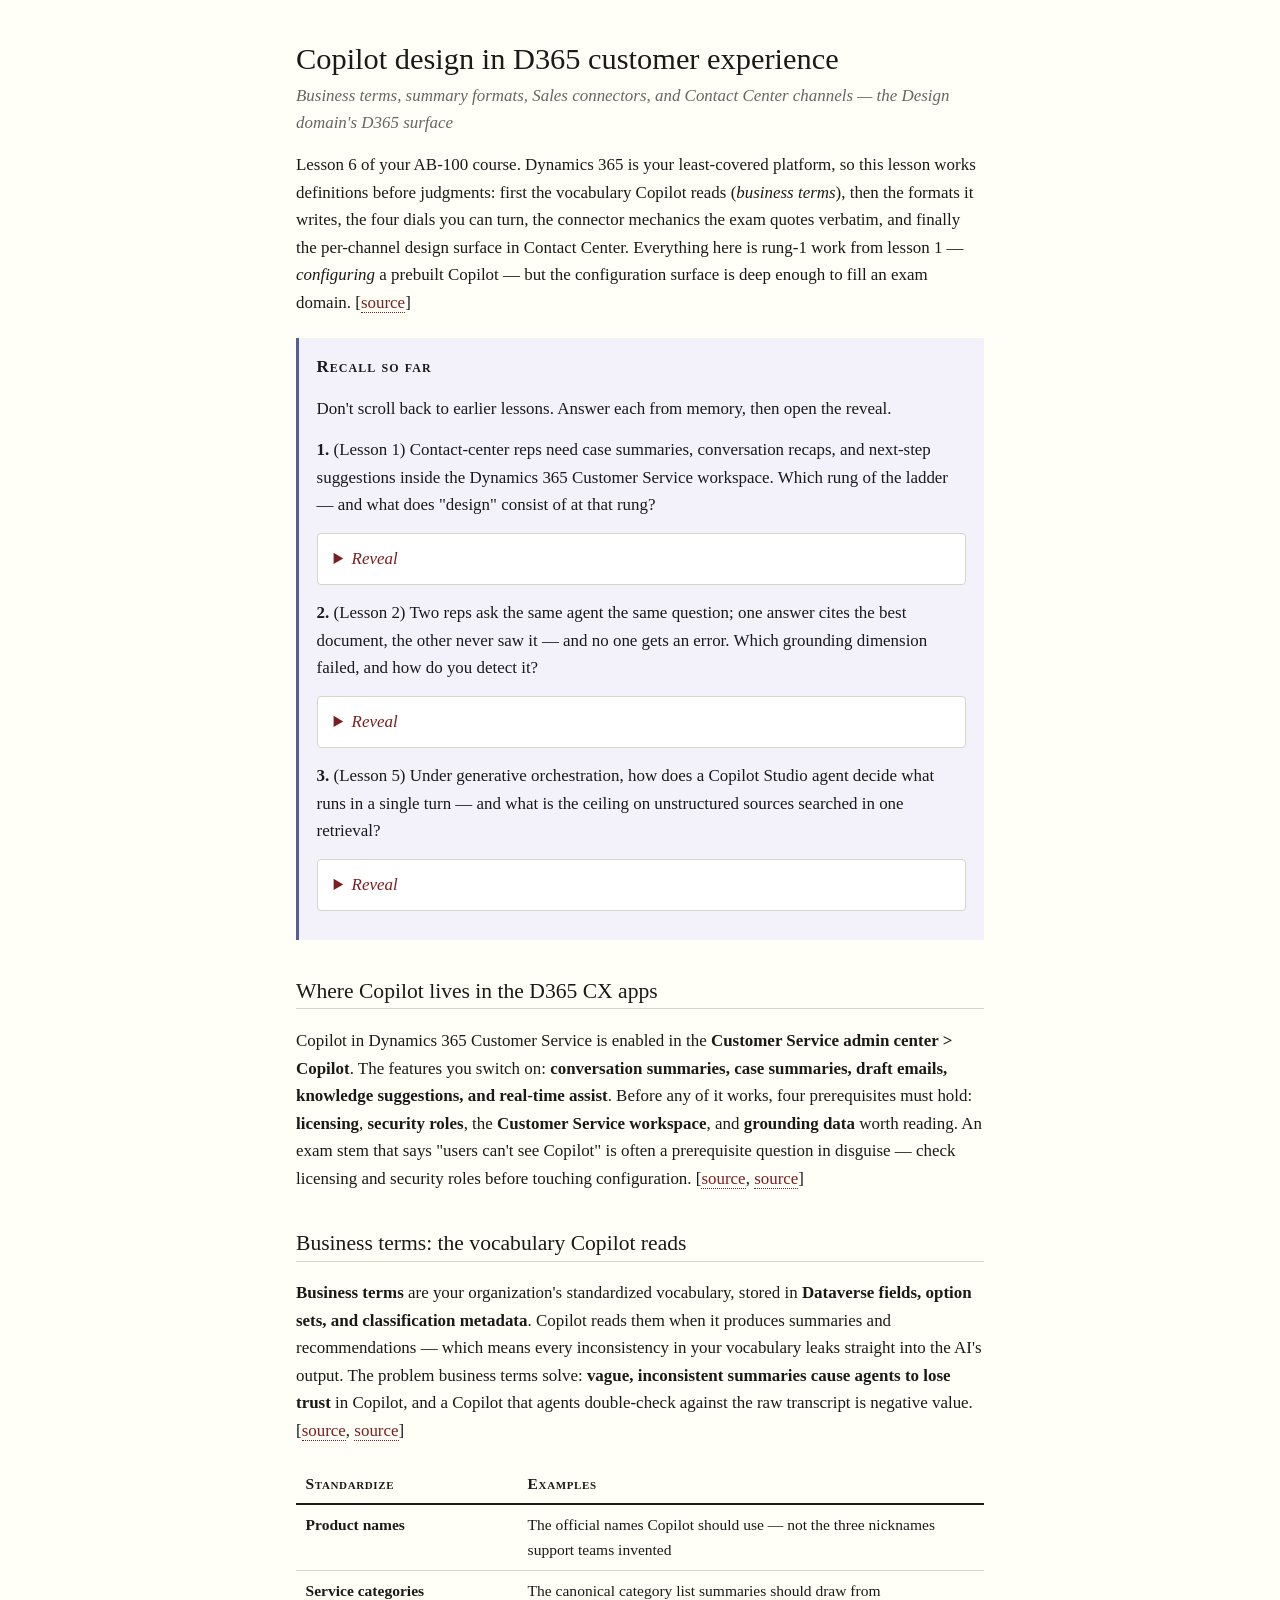
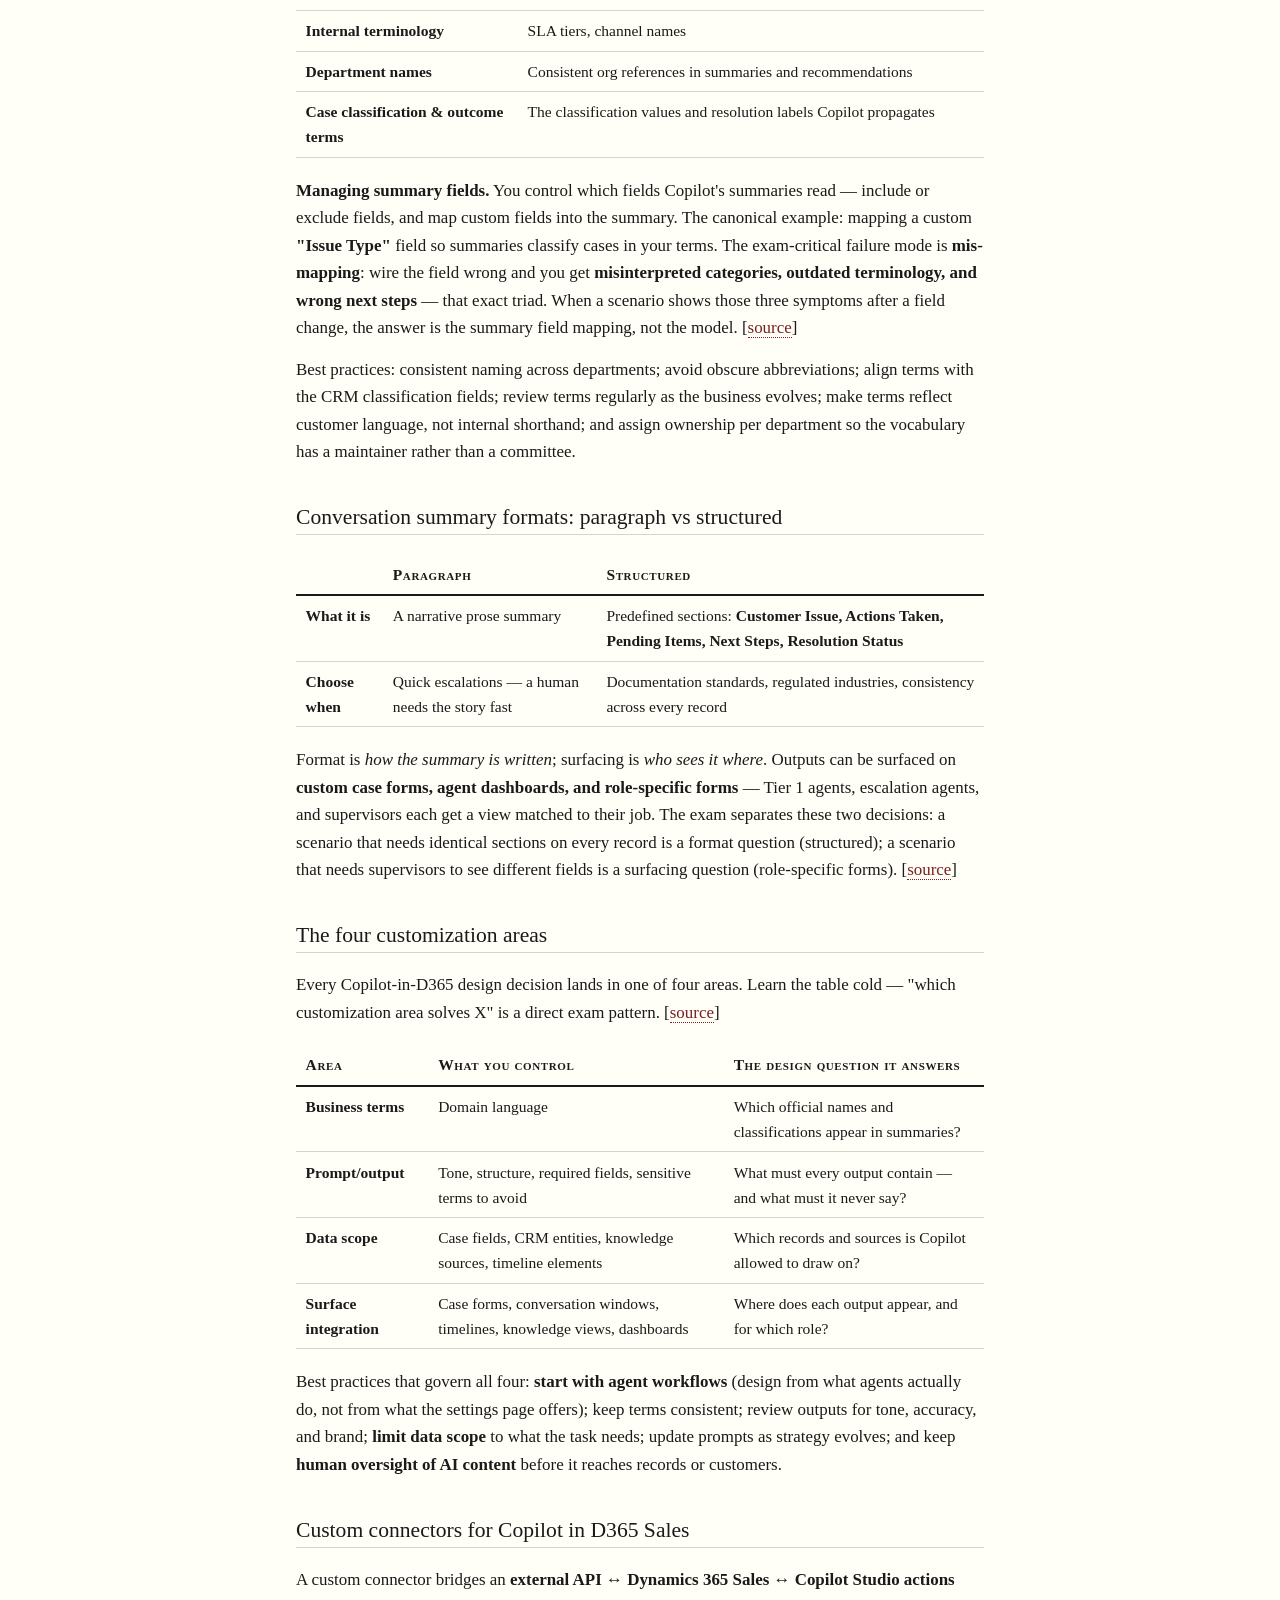
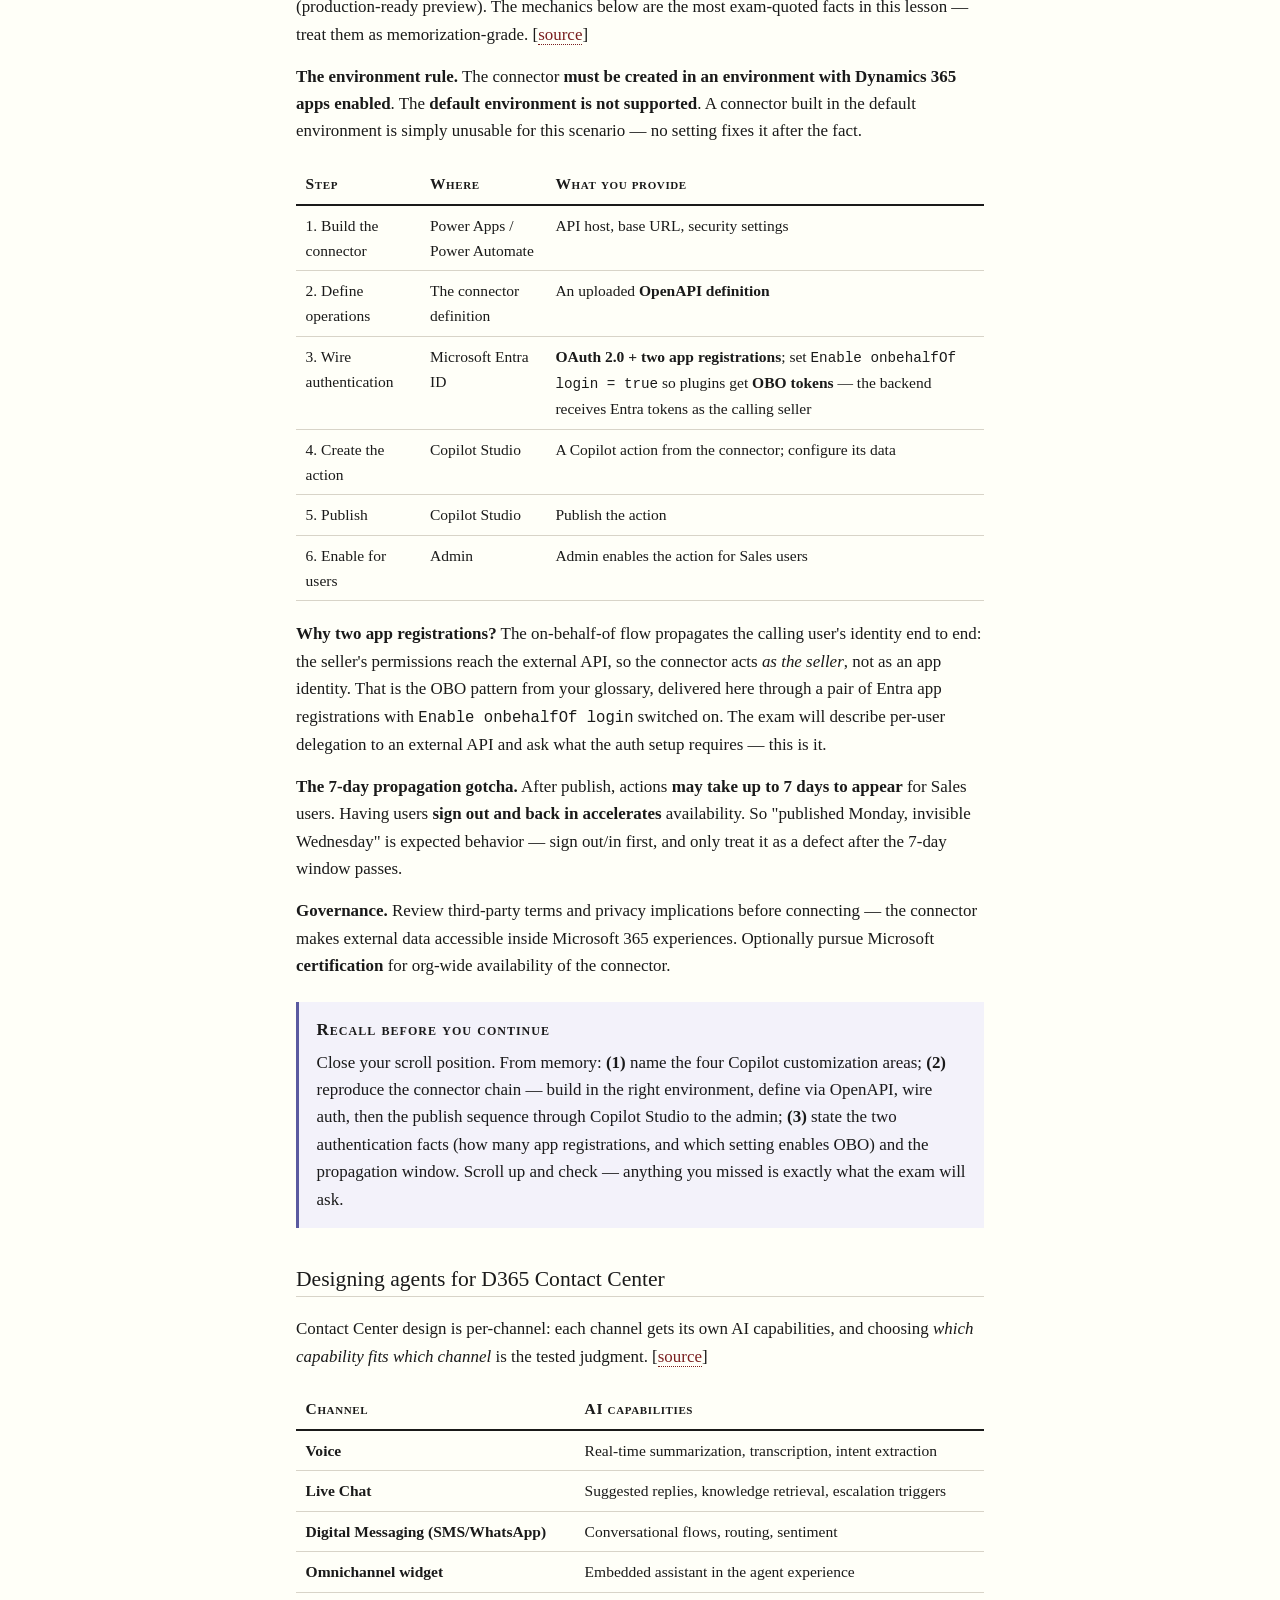
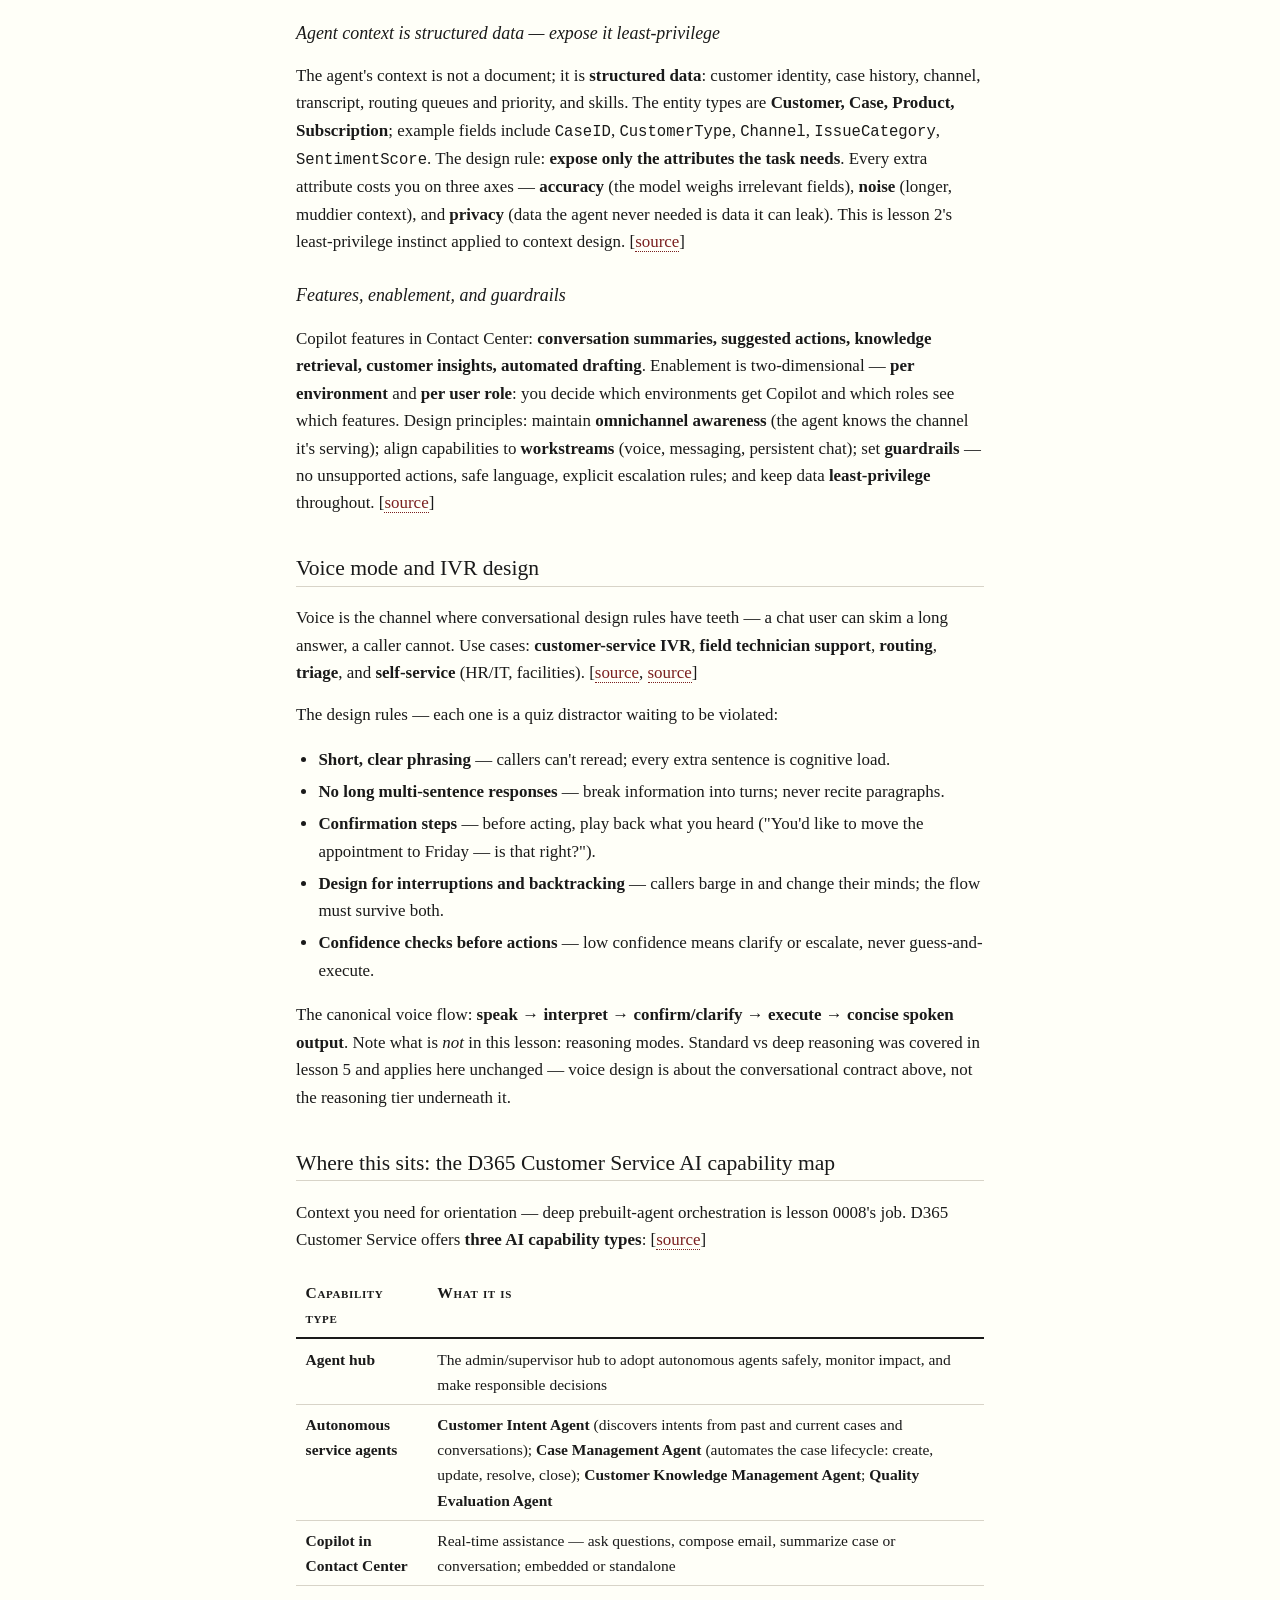
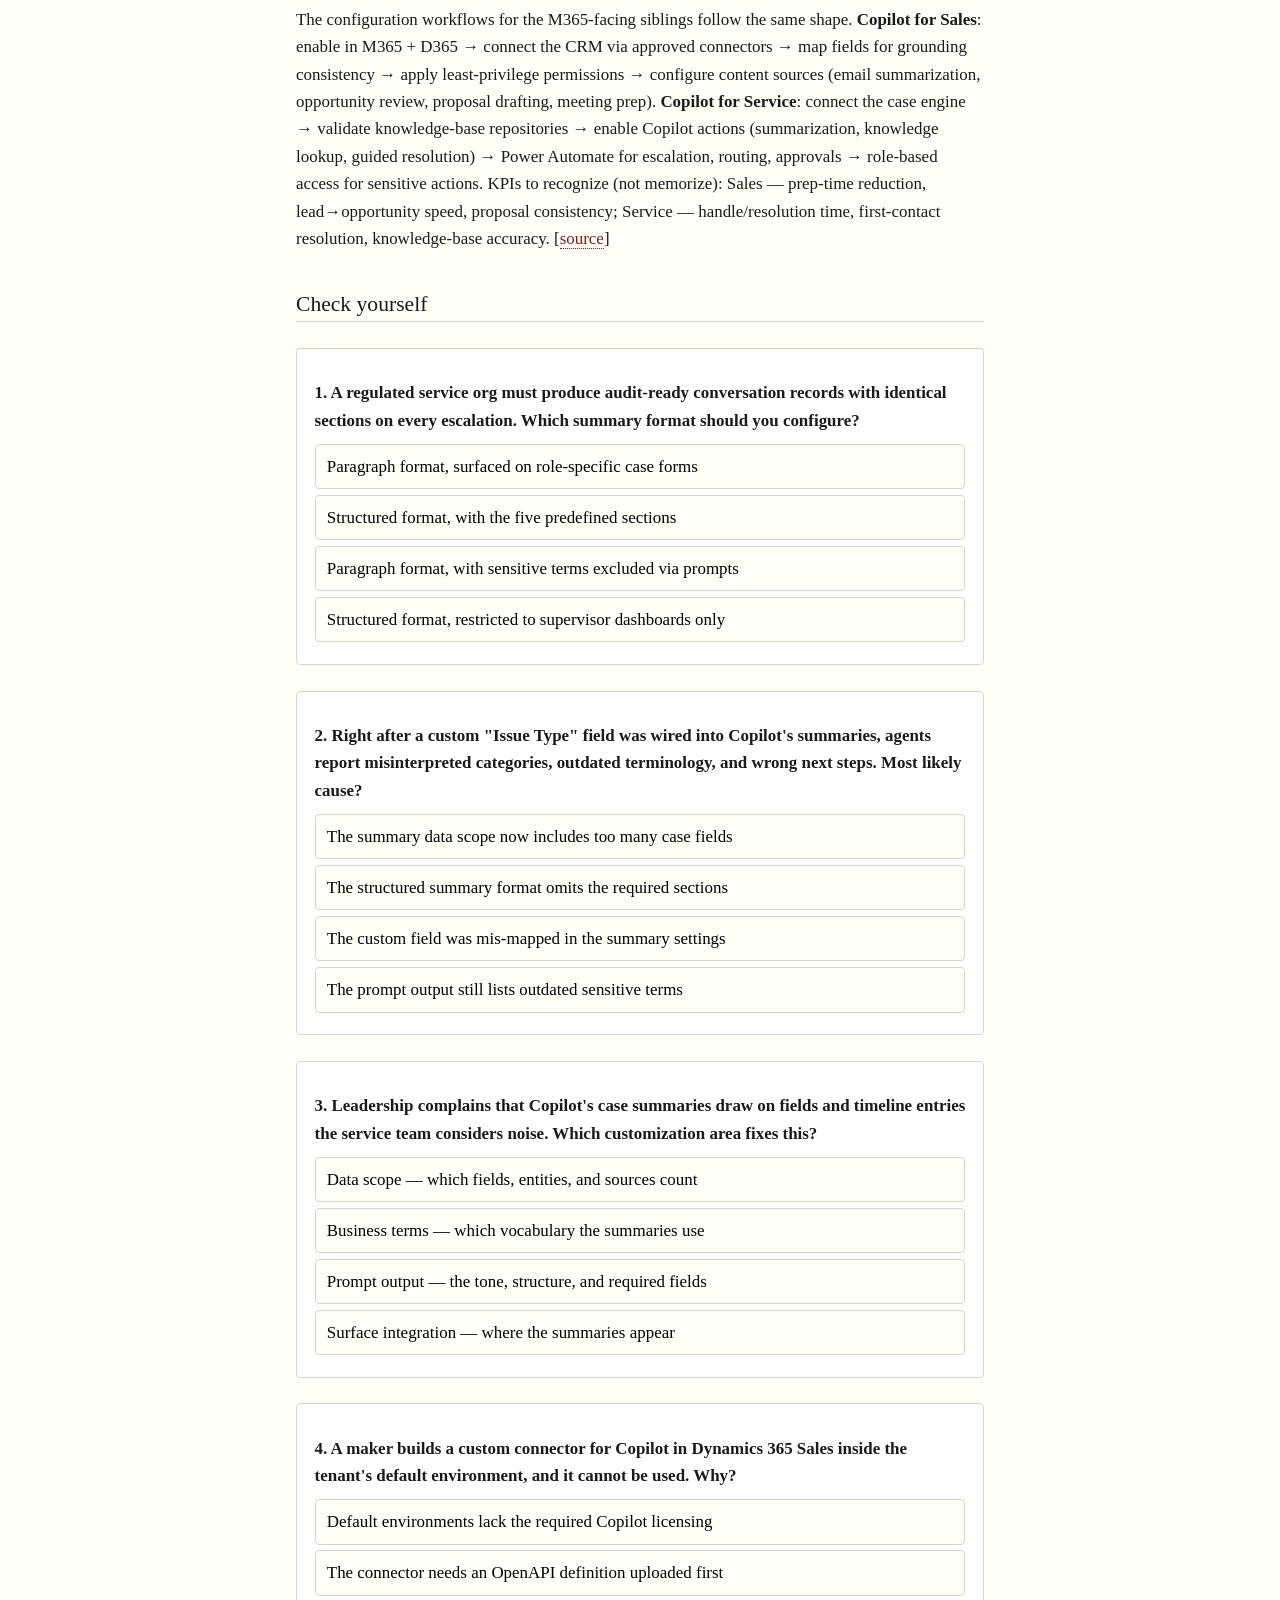
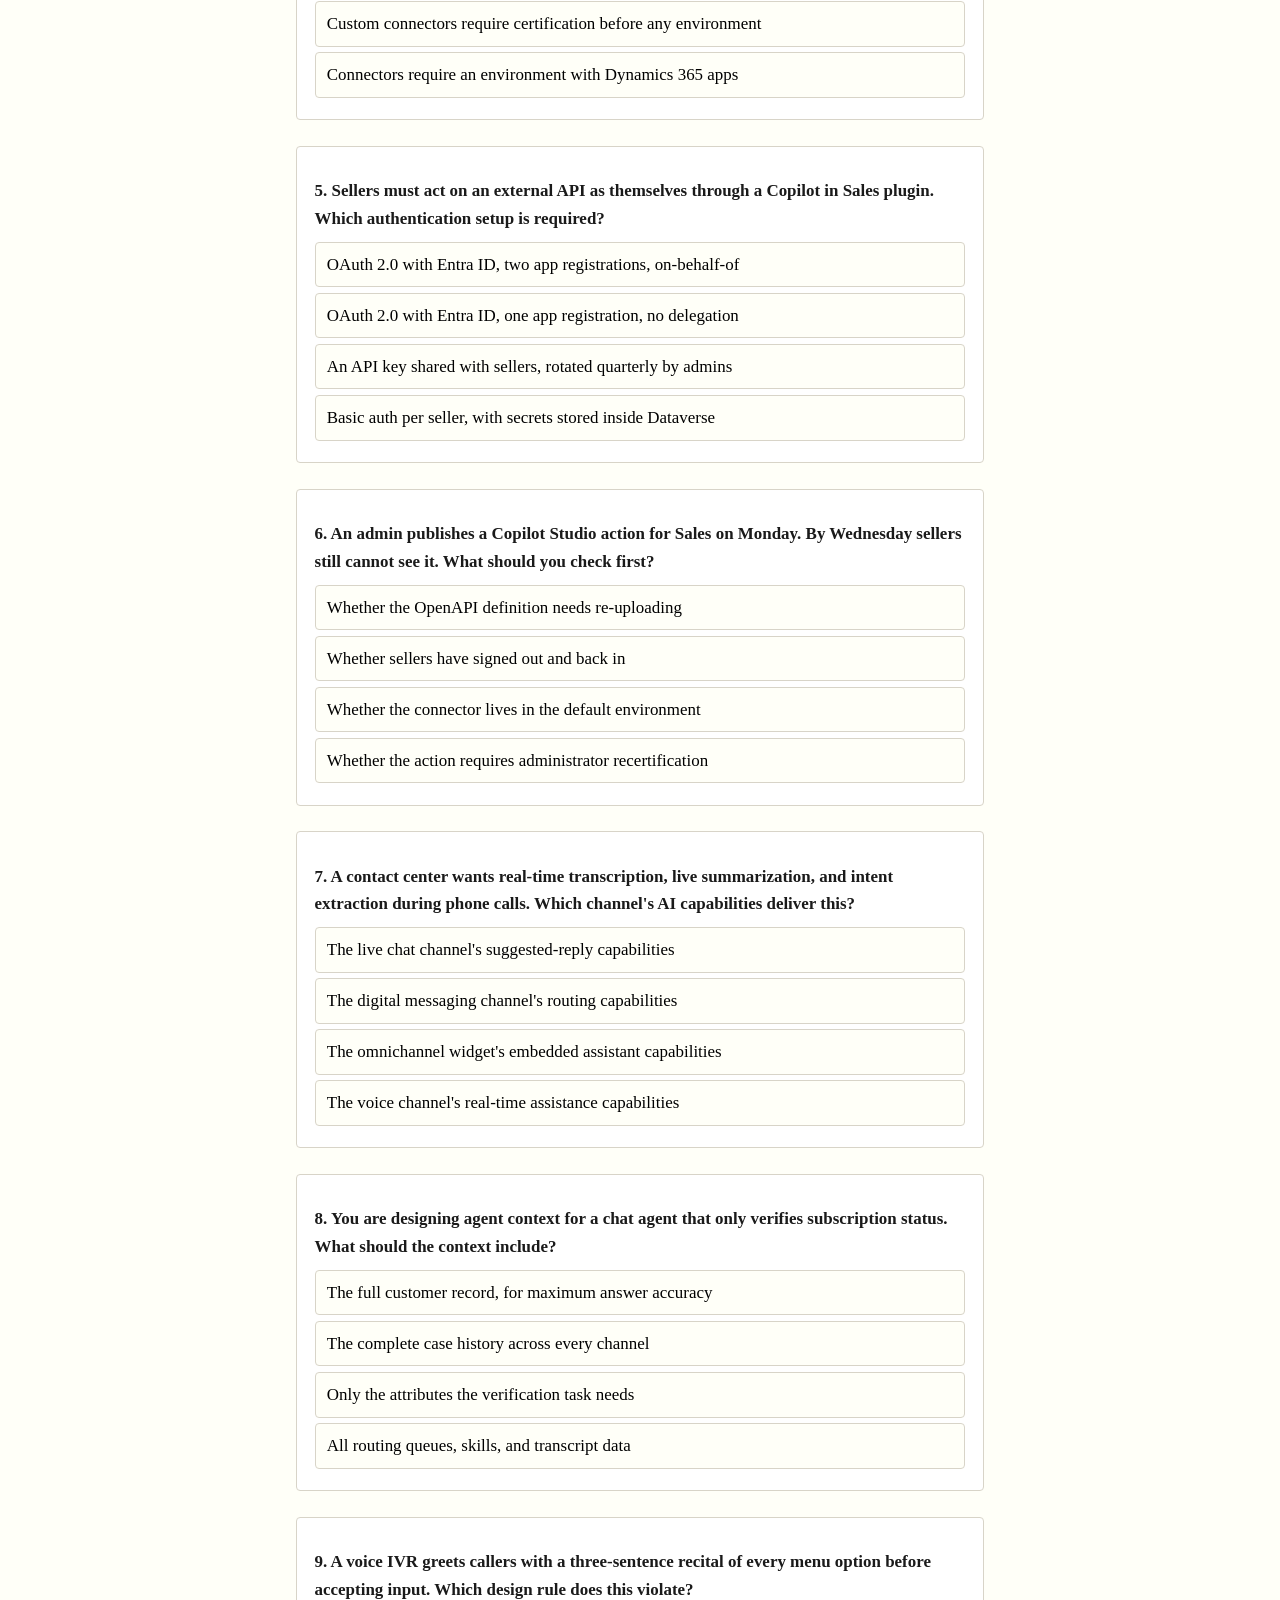
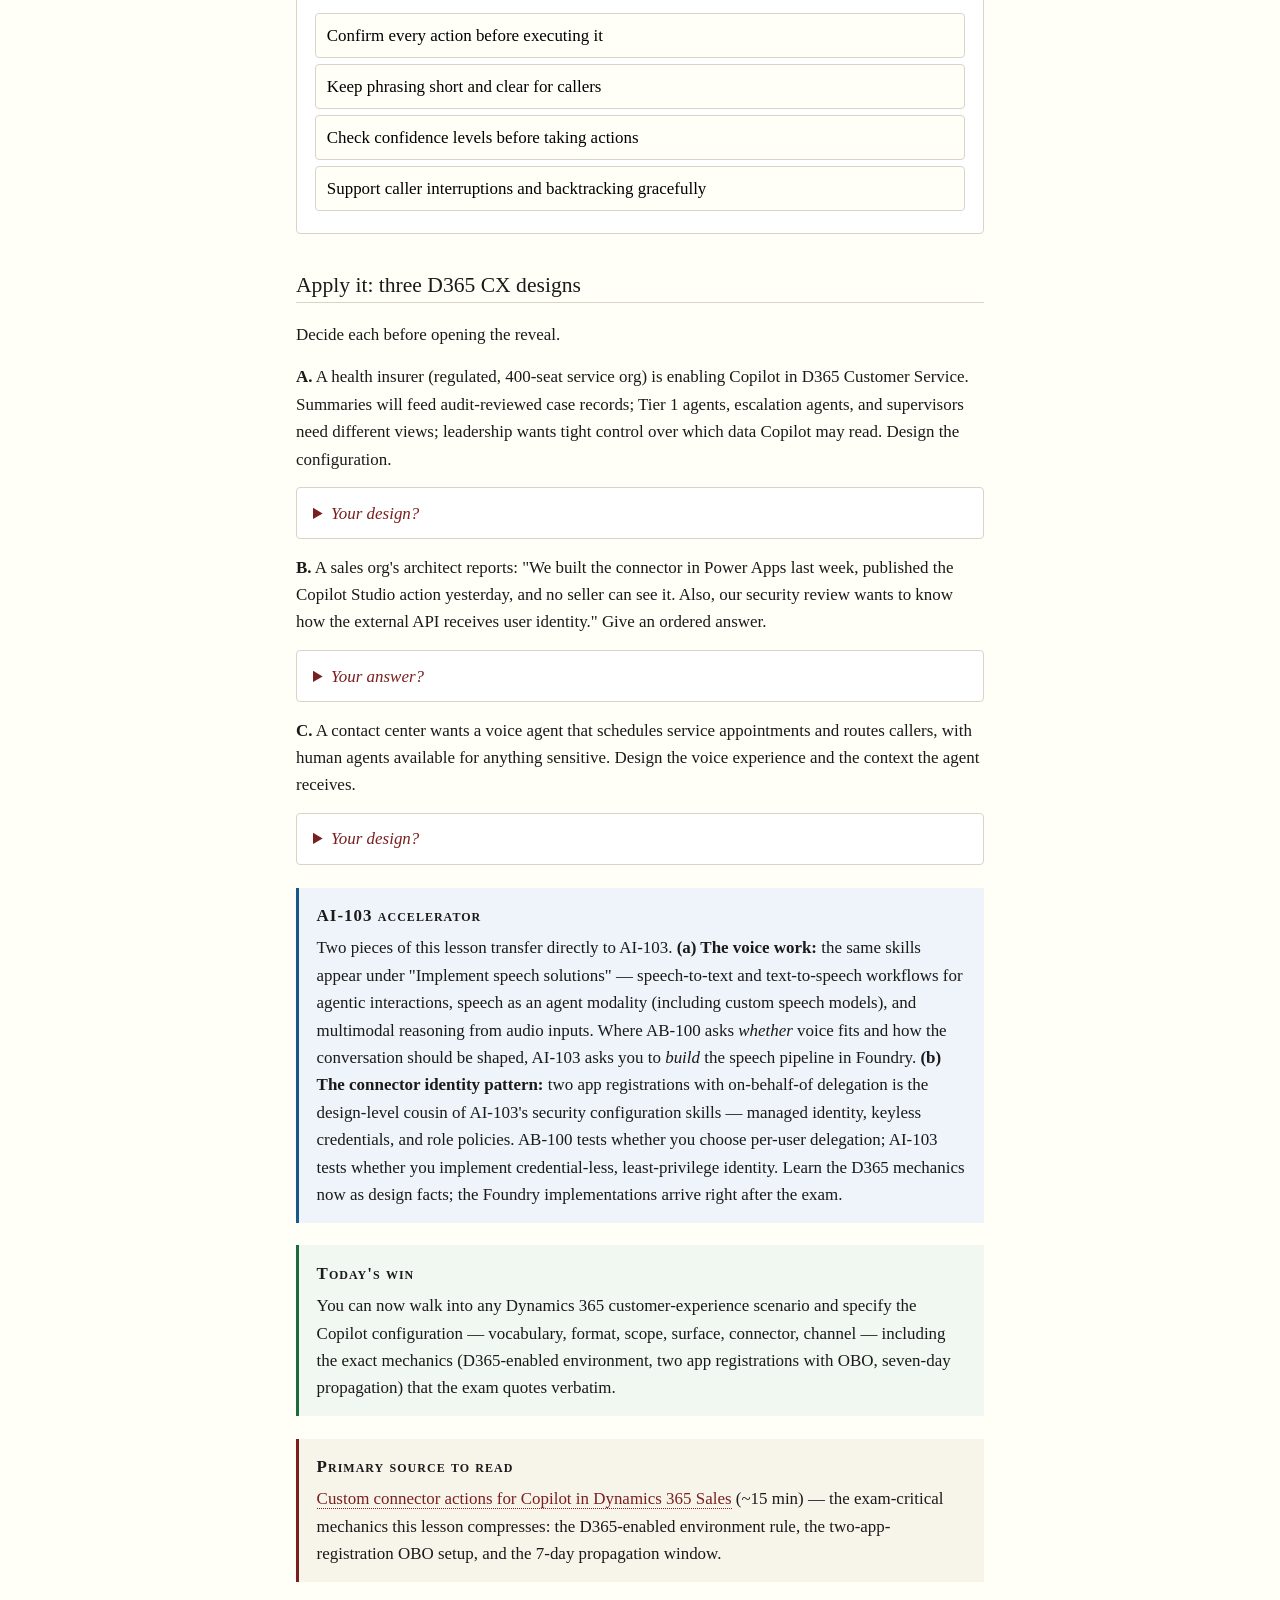
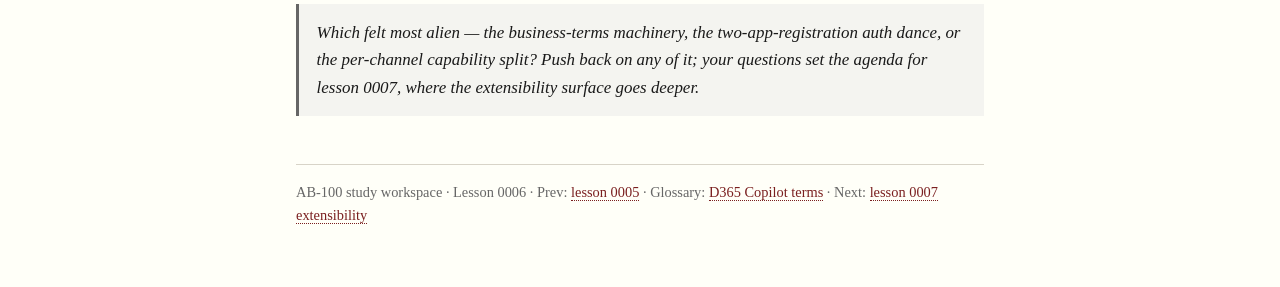
<file: lessons/0006-d365-customer-experience-copilot.html>
<!DOCTYPE html>
<html lang="en">
<head>
<meta charset="utf-8">
<meta name="viewport" content="width=device-width, initial-scale=1">
<title>Lesson 0006 — Copilot design in Dynamics 365 customer experience apps</title>
<link rel="stylesheet" href="../assets/lesson.css">
</head>
<body>

<h1>Copilot design in D365 customer experience</h1>
<p class="subtitle">Business terms, summary formats, Sales connectors, and Contact Center channels — the Design domain's D365 surface</p>

<p>Lesson 6 of your AB-100 course. Dynamics 365 is your least-covered platform, so this lesson works definitions before judgments: first the vocabulary Copilot reads (<em>business terms</em>), then the formats it writes, the four dials you can turn, the connector mechanics the exam quotes verbatim, and finally the per-channel design surface in Contact Center. Everything here is rung-1 work from lesson 1 — <em>configuring</em> a prebuilt Copilot — but the configuration surface is deep enough to fill an exam domain. [<a href="https://learn.microsoft.com/en-us/training/modules/design-ai-agents-business-solutions/">source</a>]</p>

<div class="recall">
<span class="boxlabel">Recall so far</span>
<p>Don't scroll back to earlier lessons. Answer each from memory, then open the reveal.</p>
<p><strong>1.</strong> (Lesson 1) Contact-center reps need case summaries, conversation recaps, and next-step suggestions inside the Dynamics 365 Customer Service workspace. Which rung of the ladder — and what does "design" consist of at that rung?</p>
<details><summary>Reveal</summary>
<p><strong>Configure the prebuilt Copilot in Dynamics 365 Customer Service</strong> — SaaS-first, the top rung. The design work is configuration, not construction: business terms, field mapping, summary formats, data scope, and surfaces. This lesson is that configuration surface, expanded.</p>
</details>
<p><strong>2.</strong> (Lesson 2) Two reps ask the same agent the same question; one answer cites the best document, the other never saw it — and no one gets an error. Which grounding dimension failed, and how do you detect it?</p>
<details><summary>Reveal</summary>
<p><strong>Availability.</strong> Retrieval is permission-trimmed per user at query time, so the failure is silent — the agent just answers from a poorer evidence base. You detect it by testing retrieval as personas, not as admin, and you fix it at the permission layer. The same instinct returns today as "expose only the attributes the task needs."</p>
</details>
<p><strong>3.</strong> (Lesson 5) Under generative orchestration, how does a Copilot Studio agent decide what runs in a single turn — and what is the ceiling on unstructured sources searched in one retrieval?</p>
<details><summary>Reveal</summary>
<p>It selects topics, agents, and tools <em>by their descriptions</em> and can combine topics + tools + knowledge in one turn, with knowledge searched proactively rather than as fallback. The ceiling: at most <strong>five unstructured sources</strong> in simultaneous retrieval (and 500 knowledge objects per agent in total).</p>
</details>
</div>

<h2>Where Copilot lives in the D365 CX apps</h2>

<p>Copilot in Dynamics 365 Customer Service is enabled in the <strong>Customer Service admin center &gt; Copilot</strong>. The features you switch on: <strong>conversation summaries, case summaries, draft emails, knowledge suggestions, and real-time assist</strong>. Before any of it works, four prerequisites must hold: <strong>licensing</strong>, <strong>security roles</strong>, the <strong>Customer Service workspace</strong>, and <strong>grounding data</strong> worth reading. An exam stem that says "users can't see Copilot" is often a prerequisite question in disguise — check licensing and security roles before touching configuration. [<a href="https://learn.microsoft.com/en-us/training/modules/configure-copilot/">source</a>, <a href="https://learn.microsoft.com/en-us/training/modules/design-ai-agents-business-solutions/3-design-business-terms-copilot-dynamics-365-apps-customer-experience-service">source</a>]</p>

<h2>Business terms: the vocabulary Copilot reads</h2>

<p><strong>Business terms</strong> are your organization's standardized vocabulary, stored in <strong>Dataverse fields, option sets, and classification metadata</strong>. Copilot reads them when it produces summaries and recommendations — which means every inconsistency in your vocabulary leaks straight into the AI's output. The problem business terms solve: <strong>vague, inconsistent summaries cause agents to lose trust</strong> in Copilot, and a Copilot that agents double-check against the raw transcript is negative value. [<a href="https://learn.microsoft.com/en-us/training/modules/design-ai-agents-business-solutions/3-design-business-terms-copilot-dynamics-365-apps-customer-experience-service">source</a>, <a href="https://learn.microsoft.com/en-us/dynamics365/guidance/business-processes/glossary">source</a>]</p>

<table>
  <tr><th>Standardize</th><th>Examples</th></tr>
  <tr><td><strong>Product names</strong></td><td>The official names Copilot should use — not the three nicknames support teams invented</td></tr>
  <tr><td><strong>Service categories</strong></td><td>The canonical category list summaries should draw from</td></tr>
  <tr><td><strong>Internal terminology</strong></td><td>SLA tiers, channel names</td></tr>
  <tr><td><strong>Department names</strong></td><td>Consistent org references in summaries and recommendations</td></tr>
  <tr><td><strong>Case classification &amp; outcome terms</strong></td><td>The classification values and resolution labels Copilot propagates</td></tr>
</table>

<p><strong>Managing summary fields.</strong> You control which fields Copilot's summaries read — include or exclude fields, and map custom fields into the summary. The canonical example: mapping a custom <strong>"Issue Type"</strong> field so summaries classify cases in your terms. The exam-critical failure mode is <strong>mis-mapping</strong>: wire the field wrong and you get <strong>misinterpreted categories, outdated terminology, and wrong next steps</strong> — that exact triad. When a scenario shows those three symptoms after a field change, the answer is the summary field mapping, not the model. [<a href="https://learn.microsoft.com/en-us/training/modules/design-ai-agents-business-solutions/3-design-business-terms-copilot-dynamics-365-apps-customer-experience-service">source</a>]</p>

<p>Best practices: consistent naming across departments; avoid obscure abbreviations; align terms with the CRM classification fields; review terms regularly as the business evolves; make terms reflect customer language, not internal shorthand; and assign ownership per department so the vocabulary has a maintainer rather than a committee.</p>

<h2>Conversation summary formats: paragraph vs structured</h2>

<table>
  <tr><th></th><th>Paragraph</th><th>Structured</th></tr>
  <tr><td><strong>What it is</strong></td><td>A narrative prose summary</td><td>Predefined sections: <strong>Customer Issue, Actions Taken, Pending Items, Next Steps, Resolution Status</strong></td></tr>
  <tr><td><strong>Choose when</strong></td><td>Quick escalations — a human needs the story fast</td><td>Documentation standards, regulated industries, consistency across every record</td></tr>
</table>

<p>Format is <em>how the summary is written</em>; surfacing is <em>who sees it where</em>. Outputs can be surfaced on <strong>custom case forms, agent dashboards, and role-specific forms</strong> — Tier 1 agents, escalation agents, and supervisors each get a view matched to their job. The exam separates these two decisions: a scenario that needs identical sections on every record is a format question (structured); a scenario that needs supervisors to see different fields is a surfacing question (role-specific forms). [<a href="https://learn.microsoft.com/en-us/training/modules/design-ai-agents-business-solutions/3-design-business-terms-copilot-dynamics-365-apps-customer-experience-service">source</a>]</p>

<h2>The four customization areas</h2>

<p>Every Copilot-in-D365 design decision lands in one of four areas. Learn the table cold — "which customization area solves X" is a direct exam pattern. [<a href="https://learn.microsoft.com/en-us/dynamics365/sales/extend-copilot-chat">source</a>]</p>

<table>
  <tr><th>Area</th><th>What you control</th><th>The design question it answers</th></tr>
  <tr><td><strong>Business terms</strong></td><td>Domain language</td><td>Which official names and classifications appear in summaries?</td></tr>
  <tr><td><strong>Prompt/output</strong></td><td>Tone, structure, required fields, sensitive terms to avoid</td><td>What must every output contain — and what must it never say?</td></tr>
  <tr><td><strong>Data scope</strong></td><td>Case fields, CRM entities, knowledge sources, timeline elements</td><td>Which records and sources is Copilot allowed to draw on?</td></tr>
  <tr><td><strong>Surface integration</strong></td><td>Case forms, conversation windows, timelines, knowledge views, dashboards</td><td>Where does each output appear, and for which role?</td></tr>
</table>

<p>Best practices that govern all four: <strong>start with agent workflows</strong> (design from what agents actually do, not from what the settings page offers); keep terms consistent; review outputs for tone, accuracy, and brand; <strong>limit data scope</strong> to what the task needs; update prompts as strategy evolves; and keep <strong>human oversight of AI content</strong> before it reaches records or customers.</p>

<h2>Custom connectors for Copilot in D365 Sales</h2>

<p>A custom connector bridges an <strong>external API ↔ Dynamics 365 Sales ↔ Copilot Studio actions</strong> (production-ready preview). The mechanics below are the most exam-quoted facts in this lesson — treat them as memorization-grade. [<a href="https://learn.microsoft.com/en-us/microsoft-sales-copilot/custom-connector-action">source</a>]</p>

<p><strong>The environment rule.</strong> The connector <strong>must be created in an environment with Dynamics 365 apps enabled</strong>. The <strong>default environment is not supported</strong>. A connector built in the default environment is simply unusable for this scenario — no setting fixes it after the fact.</p>

<table>
  <tr><th>Step</th><th>Where</th><th>What you provide</th></tr>
  <tr><td>1. Build the connector</td><td>Power Apps / Power Automate</td><td>API host, base URL, security settings</td></tr>
  <tr><td>2. Define operations</td><td>The connector definition</td><td>An uploaded <strong>OpenAPI definition</strong></td></tr>
  <tr><td>3. Wire authentication</td><td>Microsoft Entra ID</td><td><strong>OAuth 2.0 + two app registrations</strong>; set <code>Enable onbehalfOf login = true</code> so plugins get <strong>OBO tokens</strong> — the backend receives Entra tokens as the calling seller</td></tr>
  <tr><td>4. Create the action</td><td>Copilot Studio</td><td>A Copilot action from the connector; configure its data</td></tr>
  <tr><td>5. Publish</td><td>Copilot Studio</td><td>Publish the action</td></tr>
  <tr><td>6. Enable for users</td><td>Admin</td><td>Admin enables the action for Sales users</td></tr>
</table>

<p><strong>Why two app registrations?</strong> The on-behalf-of flow propagates the calling user's identity end to end: the seller's permissions reach the external API, so the connector acts <em>as the seller</em>, not as an app identity. That is the OBO pattern from your glossary, delivered here through a pair of Entra app registrations with <code>Enable onbehalfOf login</code> switched on. The exam will describe per-user delegation to an external API and ask what the auth setup requires — this is it.</p>

<p><strong>The 7-day propagation gotcha.</strong> After publish, actions <strong>may take up to 7 days to appear</strong> for Sales users. Having users <strong>sign out and back in accelerates</strong> availability. So "published Monday, invisible Wednesday" is expected behavior — sign out/in first, and only treat it as a defect after the 7-day window passes.</p>

<p><strong>Governance.</strong> Review third-party terms and privacy implications before connecting — the connector makes external data accessible inside Microsoft 365 experiences. Optionally pursue Microsoft <strong>certification</strong> for org-wide availability of the connector.</p>

<div class="recall">
<span class="boxlabel">Recall before you continue</span>
Close your scroll position. From memory: <strong>(1)</strong> name the four Copilot customization areas; <strong>(2)</strong> reproduce the connector chain — build in the right environment, define via OpenAPI, wire auth, then the publish sequence through Copilot Studio to the admin; <strong>(3)</strong> state the two authentication facts (how many app registrations, and which setting enables OBO) and the propagation window. Scroll up and check — anything you missed is exactly what the exam will ask.
</div>

<h2>Designing agents for D365 Contact Center</h2>

<p>Contact Center design is per-channel: each channel gets its own AI capabilities, and choosing <em>which capability fits which channel</em> is the tested judgment. [<a href="https://learn.microsoft.com/en-us/dynamics365/contact-center/administer/configure-copilot-features">source</a>]</p>

<table>
  <tr><th>Channel</th><th>AI capabilities</th></tr>
  <tr><td><strong>Voice</strong></td><td>Real-time summarization, transcription, intent extraction</td></tr>
  <tr><td><strong>Live Chat</strong></td><td>Suggested replies, knowledge retrieval, escalation triggers</td></tr>
  <tr><td><strong>Digital Messaging (SMS/WhatsApp)</strong></td><td>Conversational flows, routing, sentiment</td></tr>
  <tr><td><strong>Omnichannel widget</strong></td><td>Embedded assistant in the agent experience</td></tr>
</table>

<h3>Agent context is structured data — expose it least-privilege</h3>

<p>The agent's context is not a document; it is <strong>structured data</strong>: customer identity, case history, channel, transcript, routing queues and priority, and skills. The entity types are <strong>Customer, Case, Product, Subscription</strong>; example fields include <code>CaseID</code>, <code>CustomerType</code>, <code>Channel</code>, <code>IssueCategory</code>, <code>SentimentScore</code>. The design rule: <strong>expose only the attributes the task needs</strong>. Every extra attribute costs you on three axes — <strong>accuracy</strong> (the model weighs irrelevant fields), <strong>noise</strong> (longer, muddier context), and <strong>privacy</strong> (data the agent never needed is data it can leak). This is lesson 2's least-privilege instinct applied to context design. [<a href="https://learn.microsoft.com/en-us/dynamics365/customer-service/develop/enable-bot-context">source</a>]</p>

<h3>Features, enablement, and guardrails</h3>

<p>Copilot features in Contact Center: <strong>conversation summaries, suggested actions, knowledge retrieval, customer insights, automated drafting</strong>. Enablement is two-dimensional — <strong>per environment</strong> and <strong>per user role</strong>: you decide which environments get Copilot and which roles see which features. Design principles: maintain <strong>omnichannel awareness</strong> (the agent knows the channel it's serving); align capabilities to <strong>workstreams</strong> (voice, messaging, persistent chat); set <strong>guardrails</strong> — no unsupported actions, safe language, explicit escalation rules; and keep data <strong>least-privilege</strong> throughout. [<a href="https://learn.microsoft.com/en-us/dynamics365/contact-center/administer/configure-copilot-features">source</a>]</p>

<h2>Voice mode and IVR design</h2>

<p>Voice is the channel where conversational design rules have teeth — a chat user can skim a long answer, a caller cannot. Use cases: <strong>customer-service IVR</strong>, <strong>field technician support</strong>, <strong>routing</strong>, <strong>triage</strong>, and <strong>self-service</strong> (HR/IT, facilities). [<a href="https://learn.microsoft.com/en-us/training/modules/design-extensibility-ai-solutions/">source</a>, <a href="https://learn.microsoft.com/en-us/microsoft-copilot-studio/guidance/architecture-overview">source</a>]</p>

<p>The design rules — each one is a quiz distractor waiting to be violated:</p>

<ul>
  <li><strong>Short, clear phrasing</strong> — callers can't reread; every extra sentence is cognitive load.</li>
  <li><strong>No long multi-sentence responses</strong> — break information into turns; never recite paragraphs.</li>
  <li><strong>Confirmation steps</strong> — before acting, play back what you heard ("You'd like to move the appointment to Friday — is that right?").</li>
  <li><strong>Design for interruptions and backtracking</strong> — callers barge in and change their minds; the flow must survive both.</li>
  <li><strong>Confidence checks before actions</strong> — low confidence means clarify or escalate, never guess-and-execute.</li>
</ul>

<p>The canonical voice flow: <strong>speak → interpret → confirm/clarify → execute → concise spoken output</strong>. Note what is <em>not</em> in this lesson: reasoning modes. Standard vs deep reasoning was covered in lesson 5 and applies here unchanged — voice design is about the conversational contract above, not the reasoning tier underneath it.</p>

<h2>Where this sits: the D365 Customer Service AI capability map</h2>

<p>Context you need for orientation — deep prebuilt-agent orchestration is lesson 0008's job. D365 Customer Service offers <strong>three AI capability types</strong>: [<a href="https://learn.microsoft.com/en-us/training/modules/orchestrate-configuration-prebuilt-agents-apps/">source</a>]</p>

<table>
  <tr><th>Capability type</th><th>What it is</th></tr>
  <tr><td><strong>Agent hub</strong></td><td>The admin/supervisor hub to adopt autonomous agents safely, monitor impact, and make responsible decisions</td></tr>
  <tr><td><strong>Autonomous service agents</strong></td><td><strong>Customer Intent Agent</strong> (discovers intents from past and current cases and conversations); <strong>Case Management Agent</strong> (automates the case lifecycle: create, update, resolve, close); <strong>Customer Knowledge Management Agent</strong>; <strong>Quality Evaluation Agent</strong></td></tr>
  <tr><td><strong>Copilot in Contact Center</strong></td><td>Real-time assistance — ask questions, compose email, summarize case or conversation; embedded or standalone</td></tr>
</table>

<p>The configuration workflows for the M365-facing siblings follow the same shape. <strong>Copilot for Sales</strong>: enable in M365 + D365 → connect the CRM via approved connectors → map fields for grounding consistency → apply least-privilege permissions → configure content sources (email summarization, opportunity review, proposal drafting, meeting prep). <strong>Copilot for Service</strong>: connect the case engine → validate knowledge-base repositories → enable Copilot actions (summarization, knowledge lookup, guided resolution) → Power Automate for escalation, routing, approvals → role-based access for sensitive actions. KPIs to recognize (not memorize): Sales — prep-time reduction, lead→opportunity speed, proposal consistency; Service — handle/resolution time, first-contact resolution, knowledge-base accuracy. [<a href="https://learn.microsoft.com/en-us/training/modules/configure-copilot/">source</a>]</p>

<h2>Check yourself</h2>

<div class="quiz-q" data-answer="b">
  <p class="q">1. A regulated service org must produce audit-ready conversation records with identical sections on every escalation. Which summary format should you configure?</p>
  <button class="opt" data-key="a">Paragraph format, surfaced on role-specific case forms</button>
  <button class="opt" data-key="b">Structured format, with the five predefined sections</button>
  <button class="opt" data-key="c">Paragraph format, with sensitive terms excluded via prompts</button>
  <button class="opt" data-key="d">Structured format, restricted to supervisor dashboards only</button>
  <p class="why">Documentation standards and regulated industries are the stated trigger for the structured format — Customer Issue, Actions Taken, Pending Items, Next Steps, Resolution Status. Options a and c describe the narrative format; d conflates surfacing (who sees it) with format (how it's written), and restricting to supervisors doesn't make records audit-ready.</p>
</div>

<div class="quiz-q" data-answer="c">
  <p class="q">2. Right after a custom "Issue Type" field was wired into Copilot's summaries, agents report misinterpreted categories, outdated terminology, and wrong next steps. Most likely cause?</p>
  <button class="opt" data-key="a">The summary data scope now includes too many case fields</button>
  <button class="opt" data-key="b">The structured summary format omits the required sections</button>
  <button class="opt" data-key="c">The custom field was mis-mapped in the summary settings</button>
  <button class="opt" data-key="d">The prompt output still lists outdated sensitive terms</button>
  <p class="why">Misinterpreted categories, outdated terminology, and wrong next steps are the documented triad of a mis-mapped summary field — and the symptom appeared immediately after the field was wired in. Data scope that is merely broad would add noise, not systematically wrong categories.</p>
</div>

<div class="quiz-q" data-answer="a">
  <p class="q">3. Leadership complains that Copilot's case summaries draw on fields and timeline entries the service team considers noise. Which customization area fixes this?</p>
  <button class="opt" data-key="a">Data scope — which fields, entities, and sources count</button>
  <button class="opt" data-key="b">Business terms — which vocabulary the summaries use</button>
  <button class="opt" data-key="c">Prompt output — the tone, structure, and required fields</button>
  <button class="opt" data-key="d">Surface integration — where the summaries appear</button>
  <p class="why">Case fields, CRM entities, knowledge sources, and timeline elements are the contents of the data-scope dial. Business terms would fix wrong names, prompt output would fix wrong shape, surface integration would fix wrong placement — none of them removes noisy inputs.</p>
</div>

<div class="quiz-q" data-answer="d">
  <p class="q">4. A maker builds a custom connector for Copilot in Dynamics 365 Sales inside the tenant's default environment, and it cannot be used. Why?</p>
  <button class="opt" data-key="a">Default environments lack the required Copilot licensing</button>
  <button class="opt" data-key="b">The connector needs an OpenAPI definition uploaded first</button>
  <button class="opt" data-key="c">Custom connectors require certification before any environment</button>
  <button class="opt" data-key="d">Connectors require an environment with Dynamics 365 apps</button>
  <p class="why">The connector must be created in an environment with Dynamics 365 apps enabled, and the default environment is explicitly not supported — it has to be rebuilt in the right environment. Certification is optional (for org-wide availability), and an OpenAPI definition is a build step, not the environment defect described.</p>
</div>

<div class="quiz-q" data-answer="a">
  <p class="q">5. Sellers must act on an external API as themselves through a Copilot in Sales plugin. Which authentication setup is required?</p>
  <button class="opt" data-key="a">OAuth 2.0 with Entra ID, two app registrations, on-behalf-of</button>
  <button class="opt" data-key="b">OAuth 2.0 with Entra ID, one app registration, no delegation</button>
  <button class="opt" data-key="c">An API key shared with sellers, rotated quarterly by admins</button>
  <button class="opt" data-key="d">Basic auth per seller, with secrets stored inside Dataverse</button>
  <p class="why">"As themselves" demands per-user delegation: OAuth 2.0 + Microsoft Entra ID with two app registrations and <code>Enable onbehalfOf login = true</code>, so the backend receives Entra tokens for the calling seller via OBO. One registration without delegation makes the app act as itself; keys and basic auth carry no per-user identity.</p>
</div>

<div class="quiz-q" data-answer="b">
  <p class="q">6. An admin publishes a Copilot Studio action for Sales on Monday. By Wednesday sellers still cannot see it. What should you check first?</p>
  <button class="opt" data-key="a">Whether the OpenAPI definition needs re-uploading</button>
  <button class="opt" data-key="b">Whether sellers have signed out and back in</button>
  <button class="opt" data-key="c">Whether the connector lives in the default environment</button>
  <button class="opt" data-key="d">Whether the action requires administrator recertification</button>
  <p class="why">Actions can take up to 7 days to appear after publish, and signing out/in accelerates availability — so day two is inside the normal window and the sign-out check is the first move. Treat it as a defect only after the 7-day window passes.</p>
</div>

<div class="quiz-q" data-answer="d">
  <p class="q">7. A contact center wants real-time transcription, live summarization, and intent extraction during phone calls. Which channel's AI capabilities deliver this?</p>
  <button class="opt" data-key="a">The live chat channel's suggested-reply capabilities</button>
  <button class="opt" data-key="b">The digital messaging channel's routing capabilities</button>
  <button class="opt" data-key="c">The omnichannel widget's embedded assistant capabilities</button>
  <button class="opt" data-key="d">The voice channel's real-time assistance capabilities</button>
  <p class="why">Real-time summarization, transcription, and intent extraction are the voice channel's stated capability set. Live chat owns suggested replies and escalation triggers; digital messaging owns conversational flows, routing, and sentiment; the widget is the embedded assistant surface, not the phone-call pipeline.</p>
</div>

<div class="quiz-q" data-answer="c">
  <p class="q">8. You are designing agent context for a chat agent that only verifies subscription status. What should the context include?</p>
  <button class="opt" data-key="a">The full customer record, for maximum answer accuracy</button>
  <button class="opt" data-key="b">The complete case history across every channel</button>
  <button class="opt" data-key="c">Only the attributes the verification task needs</button>
  <button class="opt" data-key="d">All routing queues, skills, and transcript data</button>
  <p class="why">Expose only needed attributes — every extra field degrades accuracy (the model weighs irrelevant data), adds noise, and widens the privacy surface. Full records and complete histories are the over-exposure failure mode this rule exists to prevent.</p>
</div>

<div class="quiz-q" data-answer="b">
  <p class="q">9. A voice IVR greets callers with a three-sentence recital of every menu option before accepting input. Which design rule does this violate?</p>
  <button class="opt" data-key="a">Confirm every action before executing it</button>
  <button class="opt" data-key="b">Keep phrasing short and clear for callers</button>
  <button class="opt" data-key="c">Check confidence levels before taking actions</button>
  <button class="opt" data-key="d">Support caller interruptions and backtracking gracefully</button>
  <p class="why">Short, clear phrasing — and its corollary, no long multi-sentence responses — is the rule a spoken wall of text breaks; callers can't skim. Confirmation and confidence checks govern actions (none taken here), and interruption support is about surviving barge-in, not about greeting length.</p>
</div>

<h2>Apply it: three D365 CX designs</h2>

<p>Decide each before opening the reveal.</p>

<p><strong>A.</strong> A health insurer (regulated, 400-seat service org) is enabling Copilot in D365 Customer Service. Summaries will feed audit-reviewed case records; Tier 1 agents, escalation agents, and supervisors need different views; leadership wants tight control over which data Copilot may read. Design the configuration.</p>
<details><summary>Your design?</summary>
<p><strong>Prereqs first:</strong> licensing, security roles, Customer Service workspace, grounding data — then enable features in Customer Service admin center &gt; Copilot. <strong>Business terms:</strong> standardize plan/product names, service categories, SLA tiers, channel names, and case classification/outcome terms; align them with the CRM classification fields; avoid obscure abbreviations; assign ownership per department and review regularly. <strong>Summary fields:</strong> include/exclude deliberately and map any custom fields (like "Issue Type") correctly — mis-mapping is what produces misinterpreted categories and wrong next steps. <strong>Format:</strong> structured — audit-ready records with identical sections (Customer Issue, Actions Taken, Pending Items, Next Steps, Resolution Status) are the regulated-industry pattern. <strong>Data scope:</strong> limited to the case fields, entities, and knowledge sources the workflows need. <strong>Prompt/output:</strong> required fields per summary plus sensitive terms to avoid. <strong>Surface integration:</strong> role-specific forms for Tier 1, escalation, and supervisors. <strong>Oversight:</strong> human review of AI content before it enters the audited record. [<a href="https://learn.microsoft.com/en-us/training/modules/design-ai-agents-business-solutions/3-design-business-terms-copilot-dynamics-365-apps-customer-experience-service">source</a>, <a href="https://learn.microsoft.com/en-us/dynamics365/sales/extend-copilot-chat">source</a>]</p>
</details>

<p><strong>B.</strong> A sales org's architect reports: "We built the connector in Power Apps last week, published the Copilot Studio action yesterday, and no seller can see it. Also, our security review wants to know how the external API receives user identity." Give an ordered answer.</p>
<details><summary>Your answer?</summary>
<p>Work the chain in order. <strong>(1) Environment:</strong> confirm the connector was created in an environment with Dynamics 365 apps enabled — if it was built in the default environment, it must be rebuilt; nothing else will fix it. <strong>(2) Auth:</strong> OAuth 2.0 + Microsoft Entra ID with <strong>two app registrations</strong> and <code>Enable onbehalfOf login = true</code> — that is how the API receives Entra tokens as the calling seller (OBO delegation), which answers the security reviewer. <strong>(3) Publish chain:</strong> Copilot Studio action created → data configured → published → <strong>admin enabled it for Sales users</strong> — the last step is often the missing one. <strong>(4) Timing:</strong> published <em>yesterday</em> is well inside the up-to-7-day propagation window — have sellers sign out and back in, and only escalate after 7 days. <strong>(5) Governance:</strong> confirm the third-party terms/privacy review happened, since connector data becomes accessible inside M365 experiences. [<a href="https://learn.microsoft.com/en-us/microsoft-sales-copilot/custom-connector-action">source</a>]</p>
</details>

<p><strong>C.</strong> A contact center wants a voice agent that schedules service appointments and routes callers, with human agents available for anything sensitive. Design the voice experience and the context the agent receives.</p>
<details><summary>Your design?</summary>
<p><strong>Use case fit:</strong> customer-service IVR plus routing — squarely the voice pattern. <strong>Conversation flow:</strong> speak → interpret → confirm/clarify → execute → concise spoken output. <strong>Design rules:</strong> short, clear prompts; no long multi-sentence responses; a confirmation step before booking anything ("Friday at 2 pm — shall I confirm?"); design for interruptions and backtracking (callers change their minds mid-sentence); confidence checks before actions — low confidence triggers clarification, not execution. <strong>Escalation:</strong> an explicit rule handing sensitive requests or repeated clarification failures to a human agent. <strong>Context:</strong> least-privilege — Customer identity and the Subscription/appointment fields the scheduling task needs (<code>CaseID</code>, <code>CustomerType</code>, <code>Channel</code>), not full case history or marketing data; every extra attribute costs accuracy, adds noise, and widens privacy exposure. <strong>Workstream alignment:</strong> configure the capabilities on the voice workstream, with omnichannel awareness so the agent knows it's on a call, not in chat. [<a href="https://learn.microsoft.com/en-us/training/modules/design-extensibility-ai-solutions/">source</a>, <a href="https://learn.microsoft.com/en-us/dynamics365/customer-service/develop/enable-bot-context">source</a>]</p>
</details>

<div class="ai103">
<span class="boxlabel">AI-103 accelerator</span>
Two pieces of this lesson transfer directly to AI-103. <strong>(a) The voice work:</strong> the same skills appear under "Implement speech solutions" — speech-to-text and text-to-speech workflows for agentic interactions, speech as an agent modality (including custom speech models), and multimodal reasoning from audio inputs. Where AB-100 asks <em>whether</em> voice fits and how the conversation should be shaped, AI-103 asks you to <em>build</em> the speech pipeline in Foundry. <strong>(b) The connector identity pattern:</strong> two app registrations with on-behalf-of delegation is the design-level cousin of AI-103's security configuration skills — managed identity, keyless credentials, and role policies. AB-100 tests whether you choose per-user delegation; AI-103 tests whether you implement credential-less, least-privilege identity. Learn the D365 mechanics now as design facts; the Foundry implementations arrive right after the exam.
</div>

<div class="win">
<span class="boxlabel">Today's win</span>
You can now walk into any Dynamics 365 customer-experience scenario and specify the Copilot configuration — vocabulary, format, scope, surface, connector, channel — including the exact mechanics (D365-enabled environment, two app registrations with OBO, seven-day propagation) that the exam quotes verbatim.
</div>

<div class="source-box">
<span class="boxlabel">Primary source to read</span>
<a href="https://learn.microsoft.com/en-us/microsoft-sales-copilot/custom-connector-action">Custom connector actions for Copilot in Dynamics 365 Sales</a> (~15 min) — the exam-critical mechanics this lesson compresses: the D365-enabled environment rule, the two-app-registration OBO setup, and the 7-day propagation window.
</div>

<div class="teacher">
Which felt most alien — the business-terms machinery, the two-app-registration auth dance, or the per-channel capability split? Push back on any of it; your questions set the agenda for lesson 0007, where the extensibility surface goes deeper.
</div>

<footer>
AB-100 study workspace · Lesson 0006 · Prev: <a href="../lessons/0005-copilot-studio-orchestration-knowledge.html">lesson 0005</a> · Glossary: <a href="../reference/glossary.html">D365 Copilot terms</a> · Next: <a href="../lessons/0007-extensibility-mcp-computer-use-m365.html">lesson 0007 extensibility</a>
</footer>

<script src="../assets/quiz.js"></script>
</body>
</html>
</file>
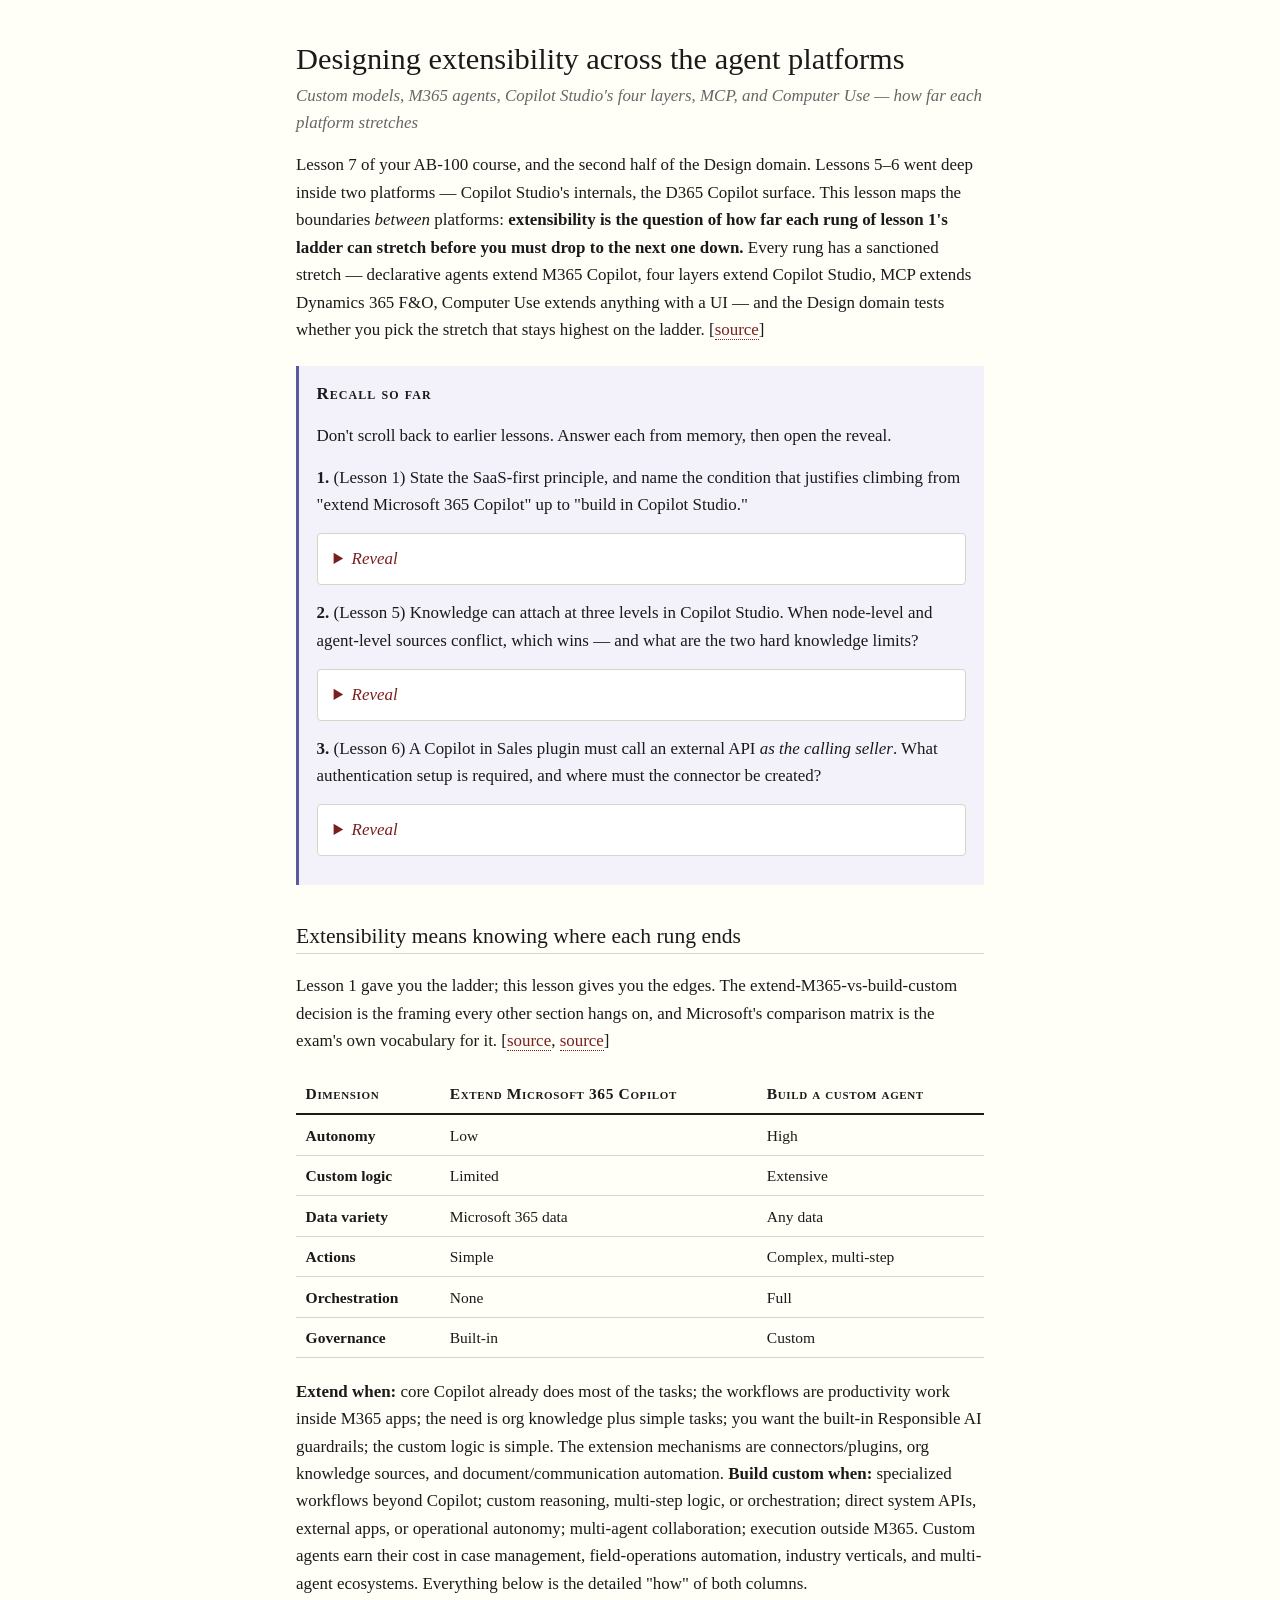
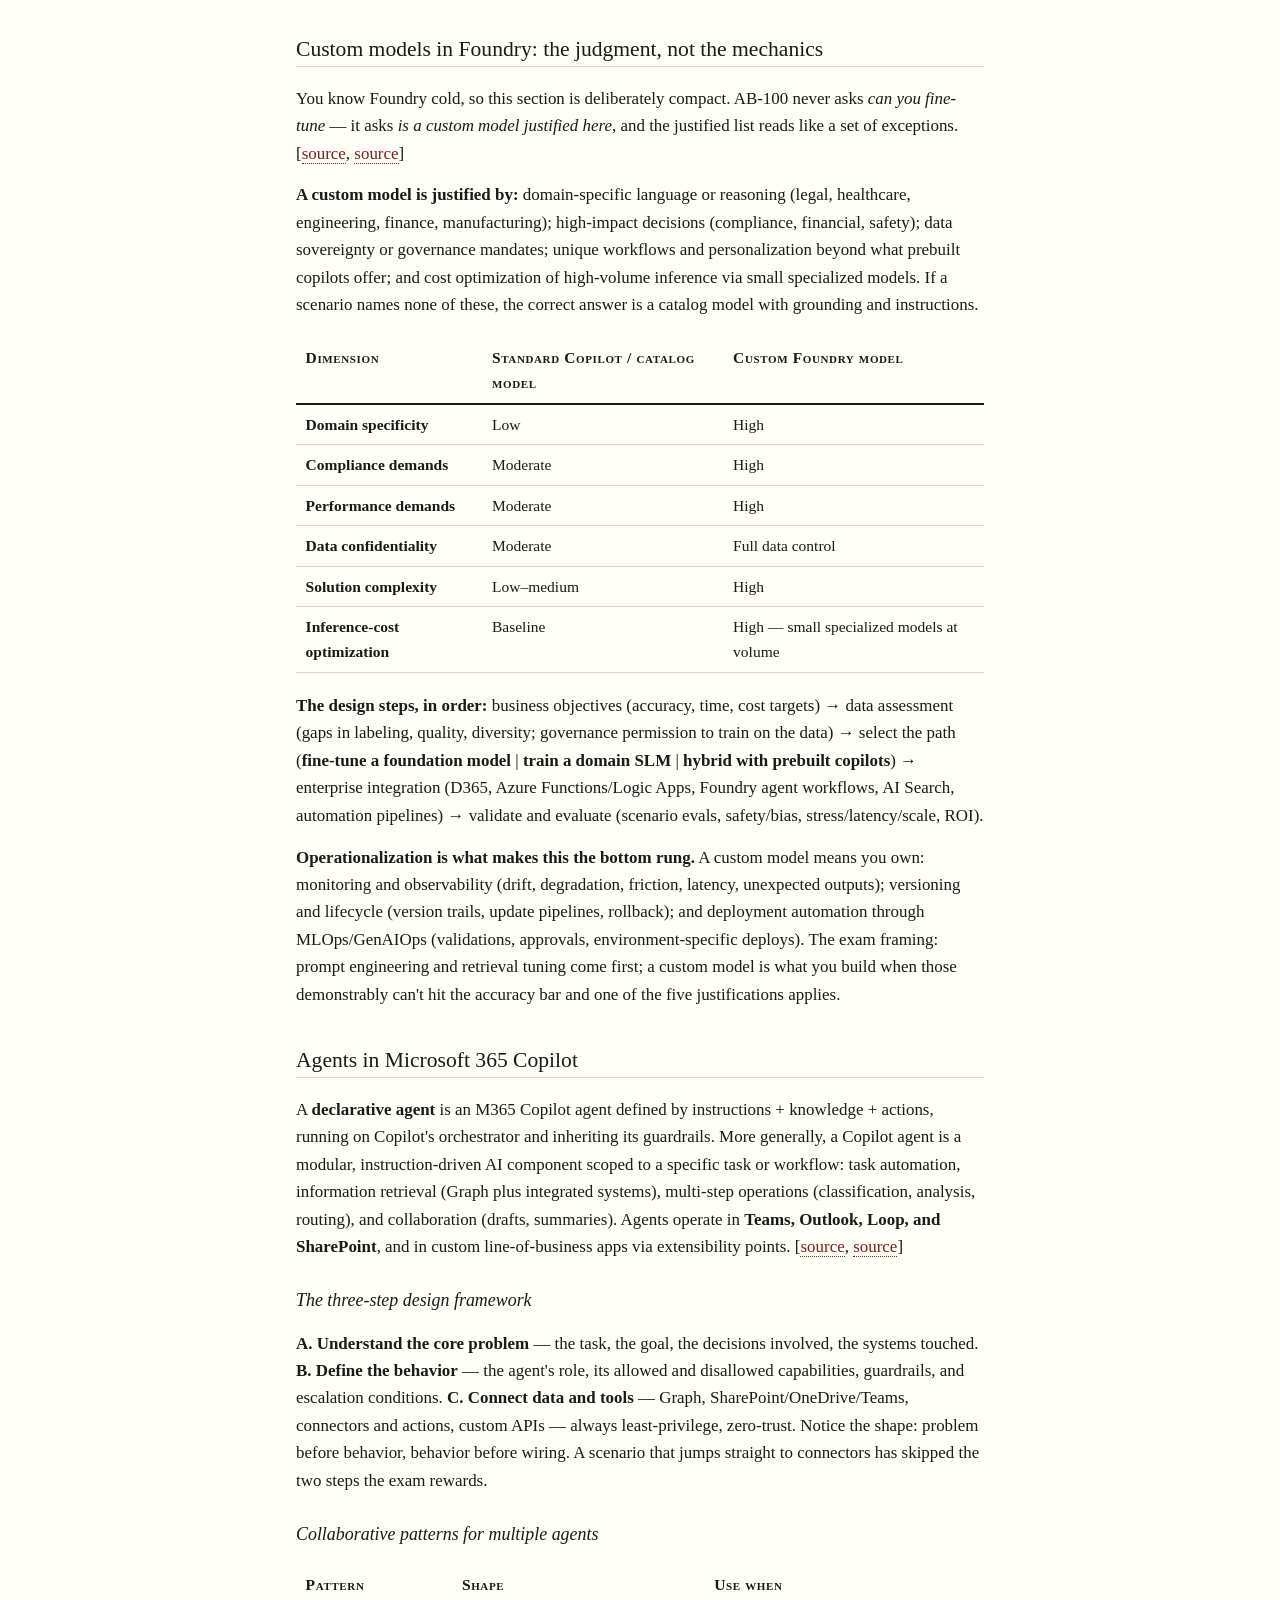
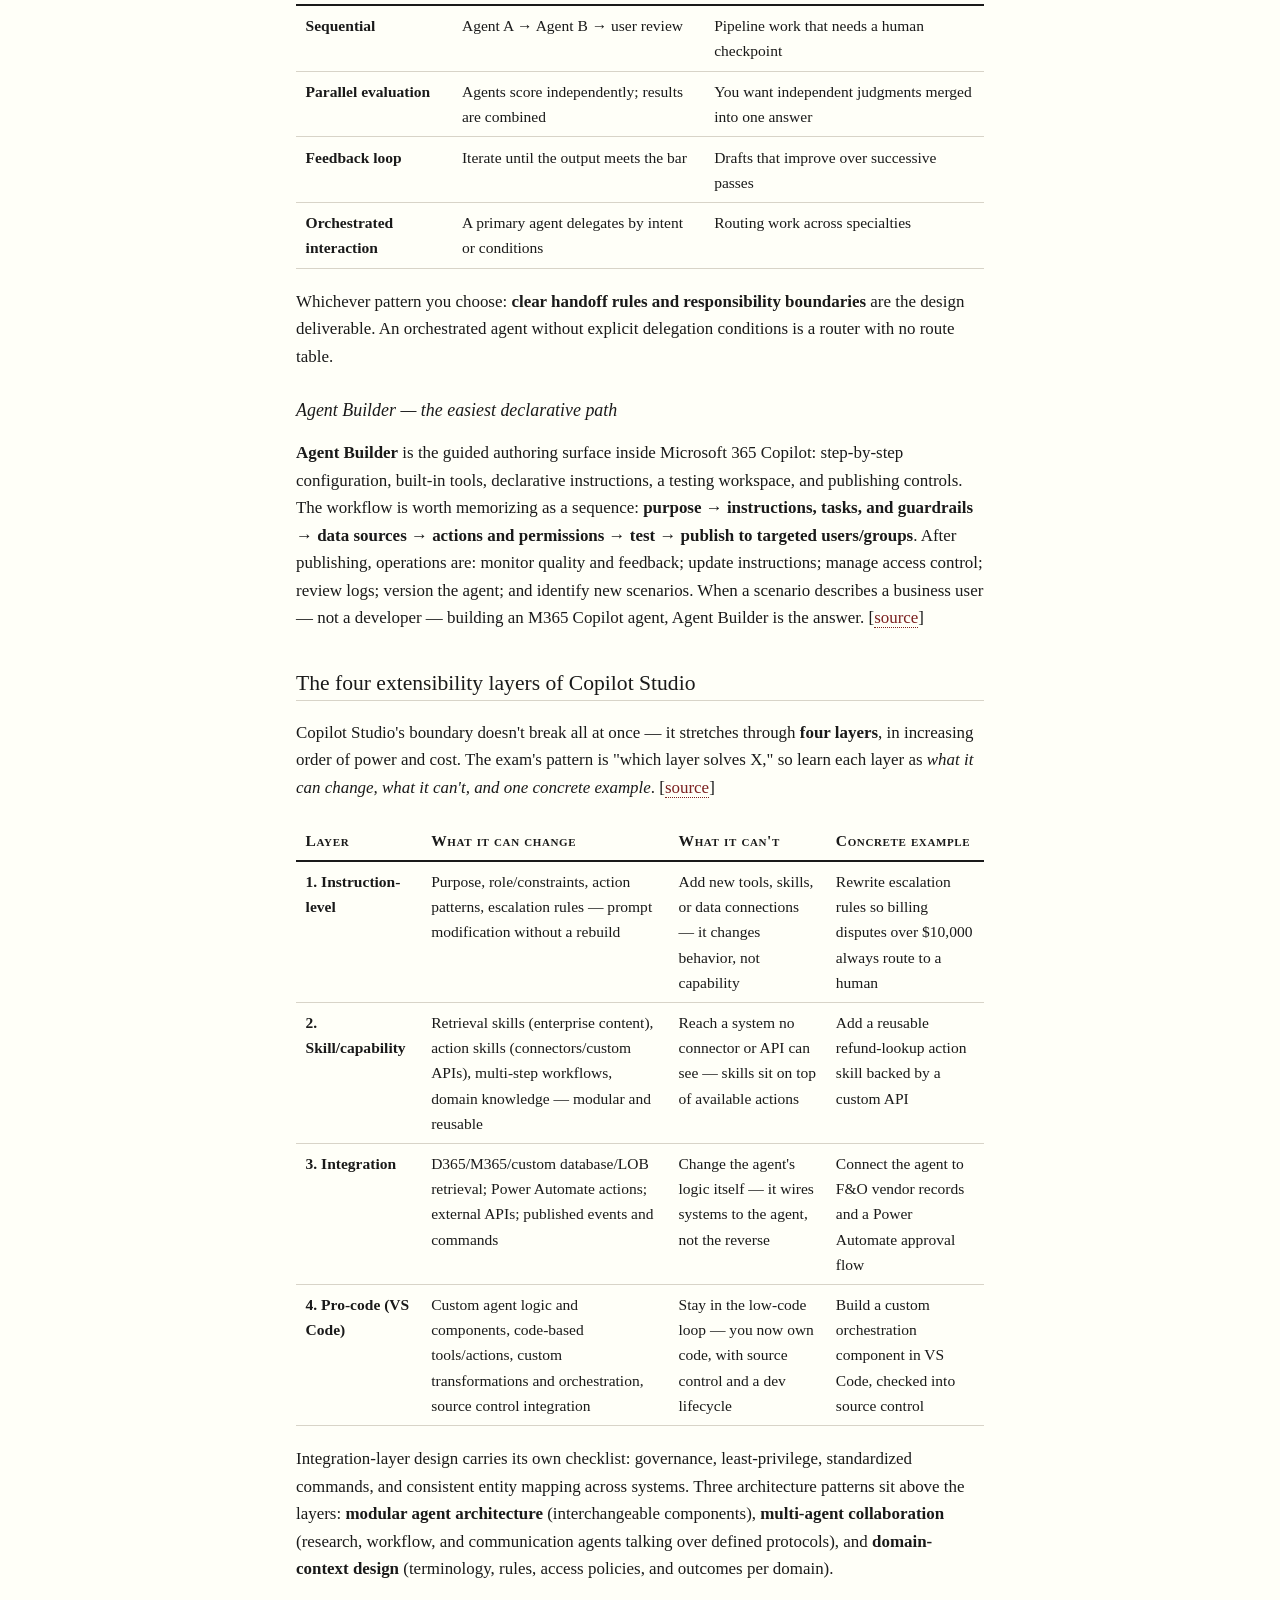
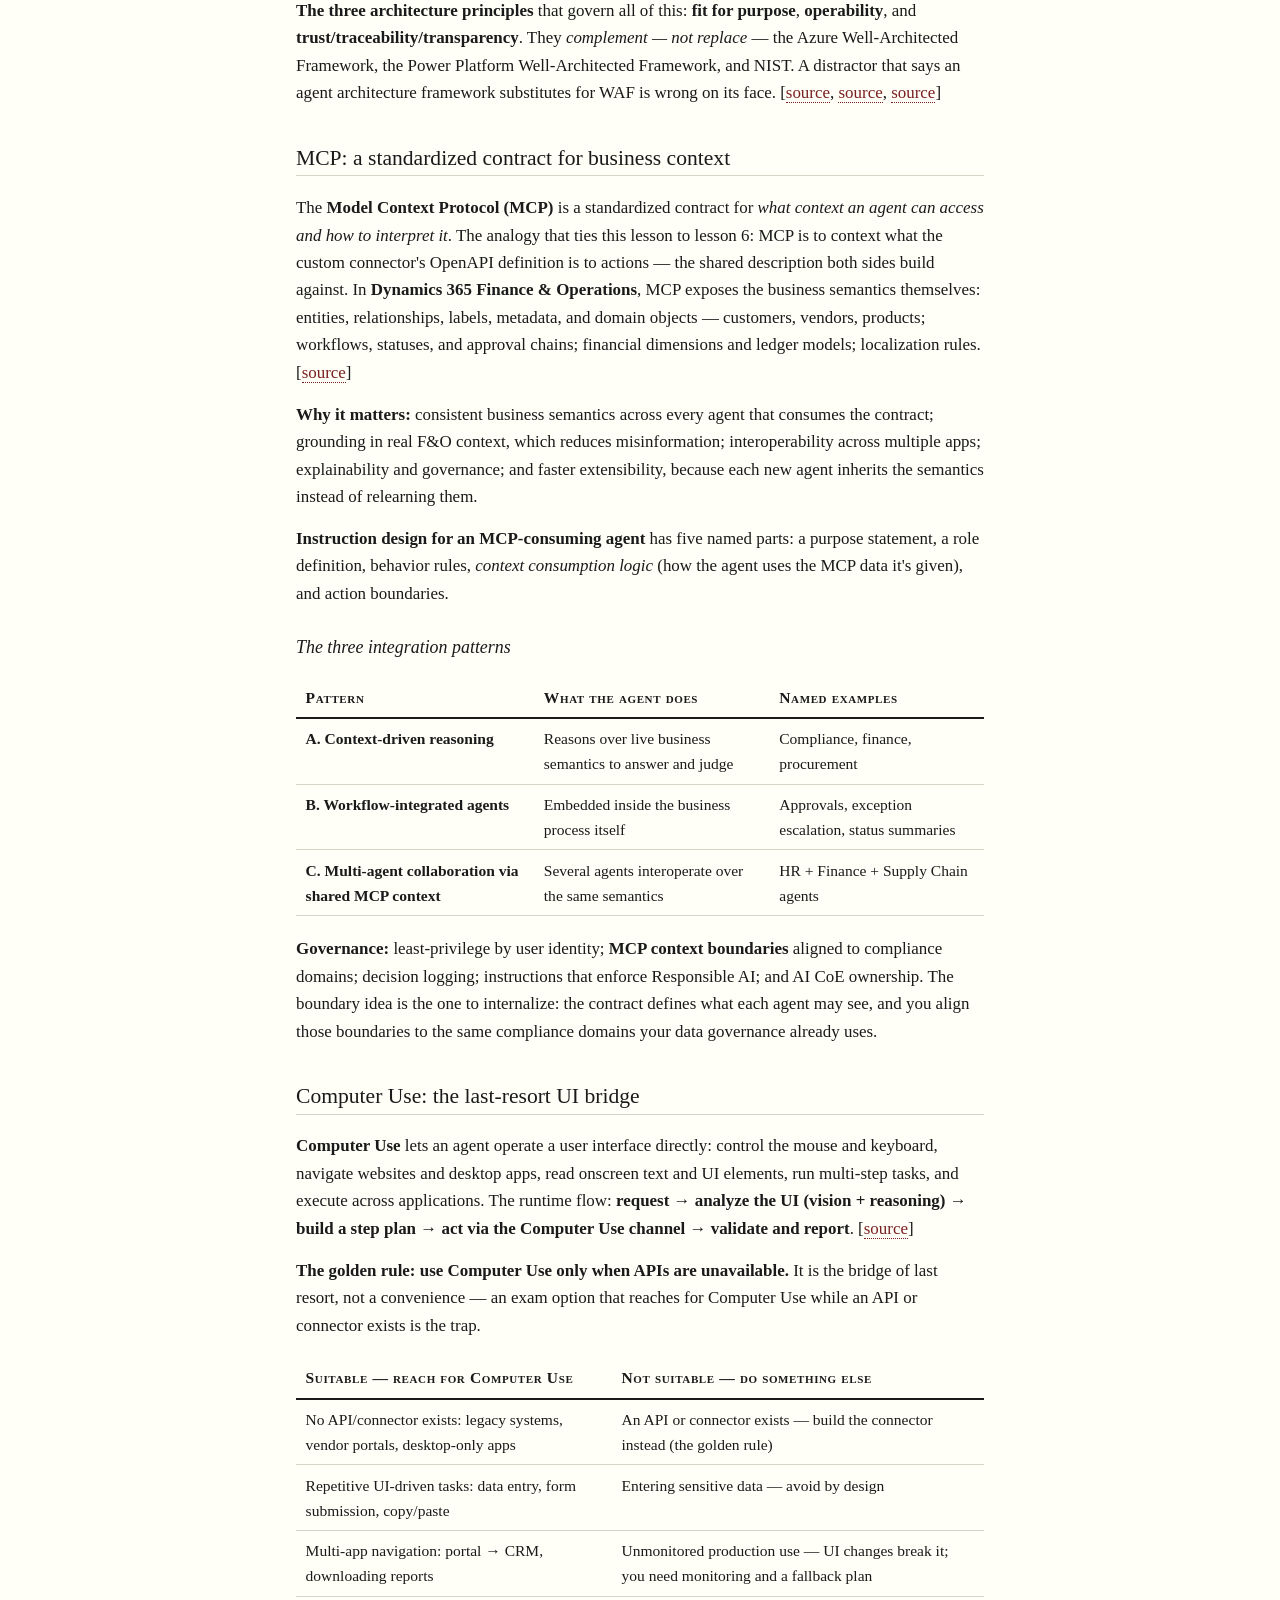
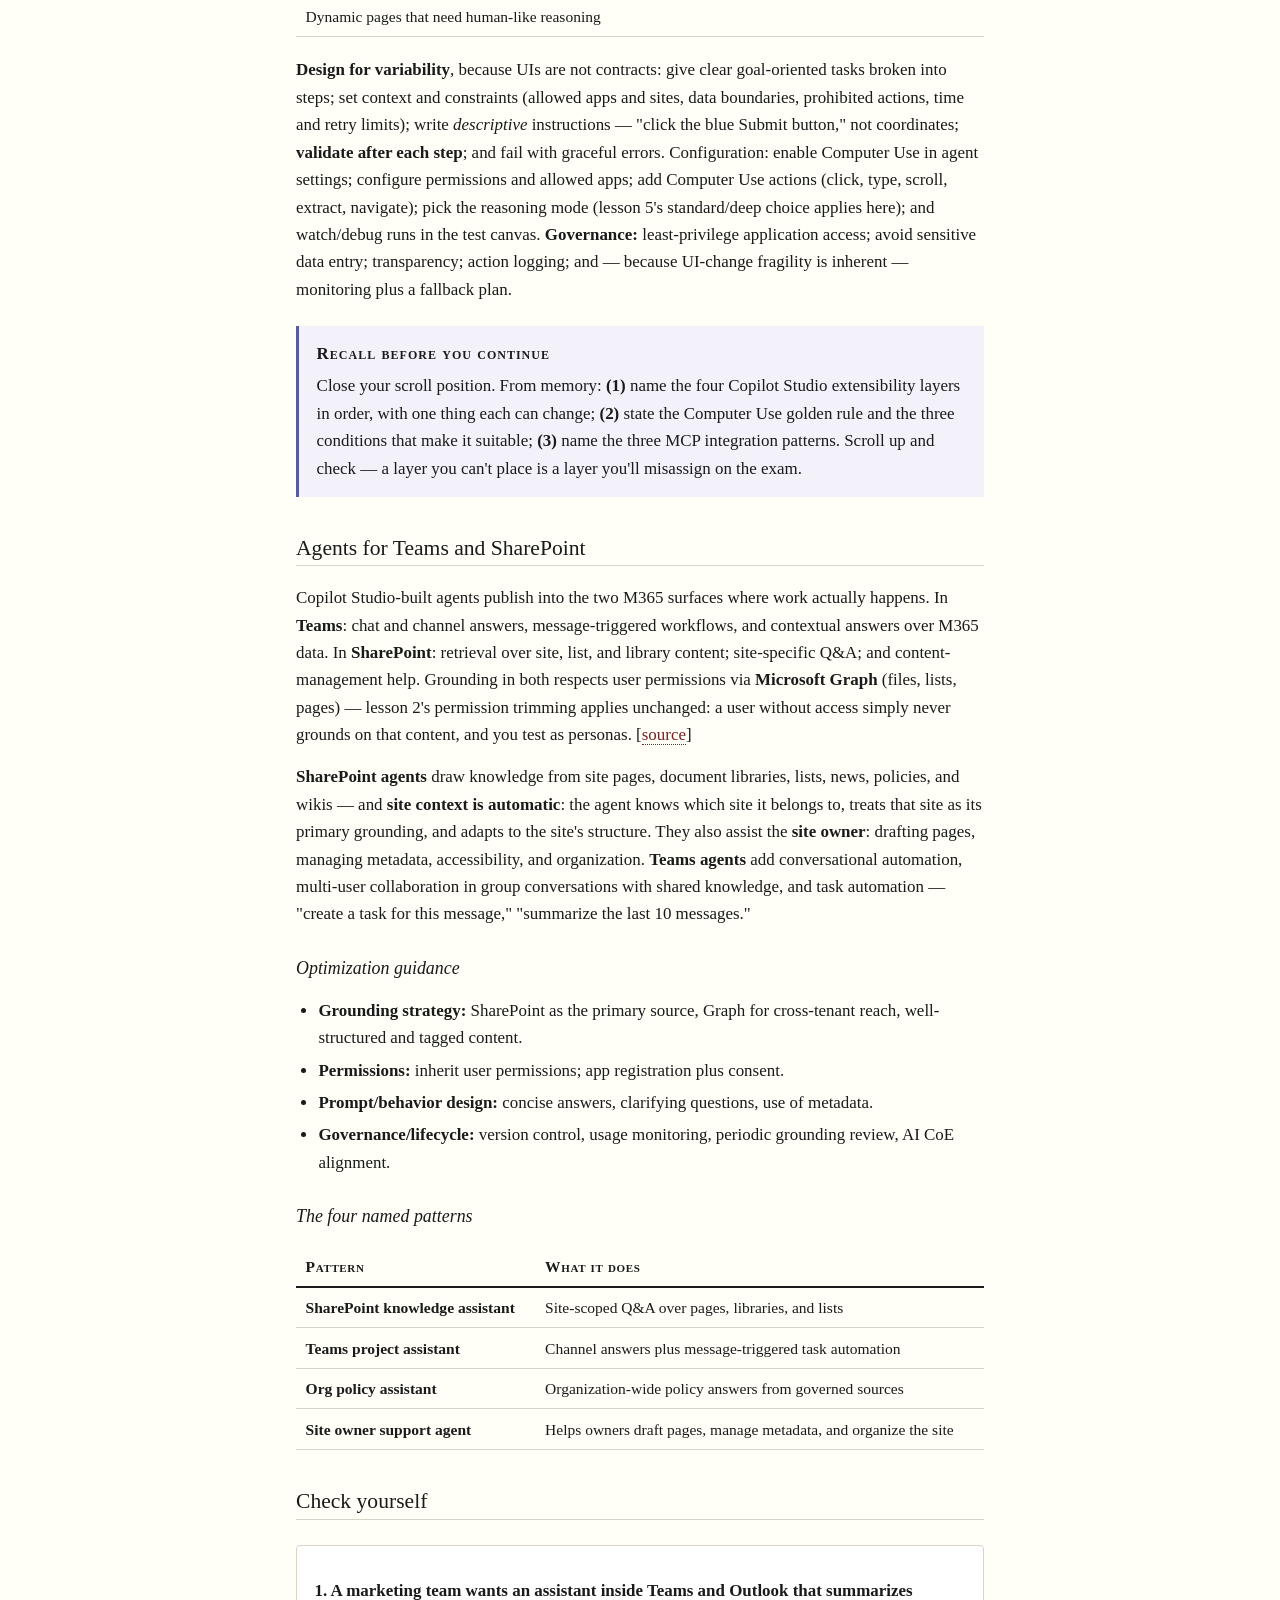
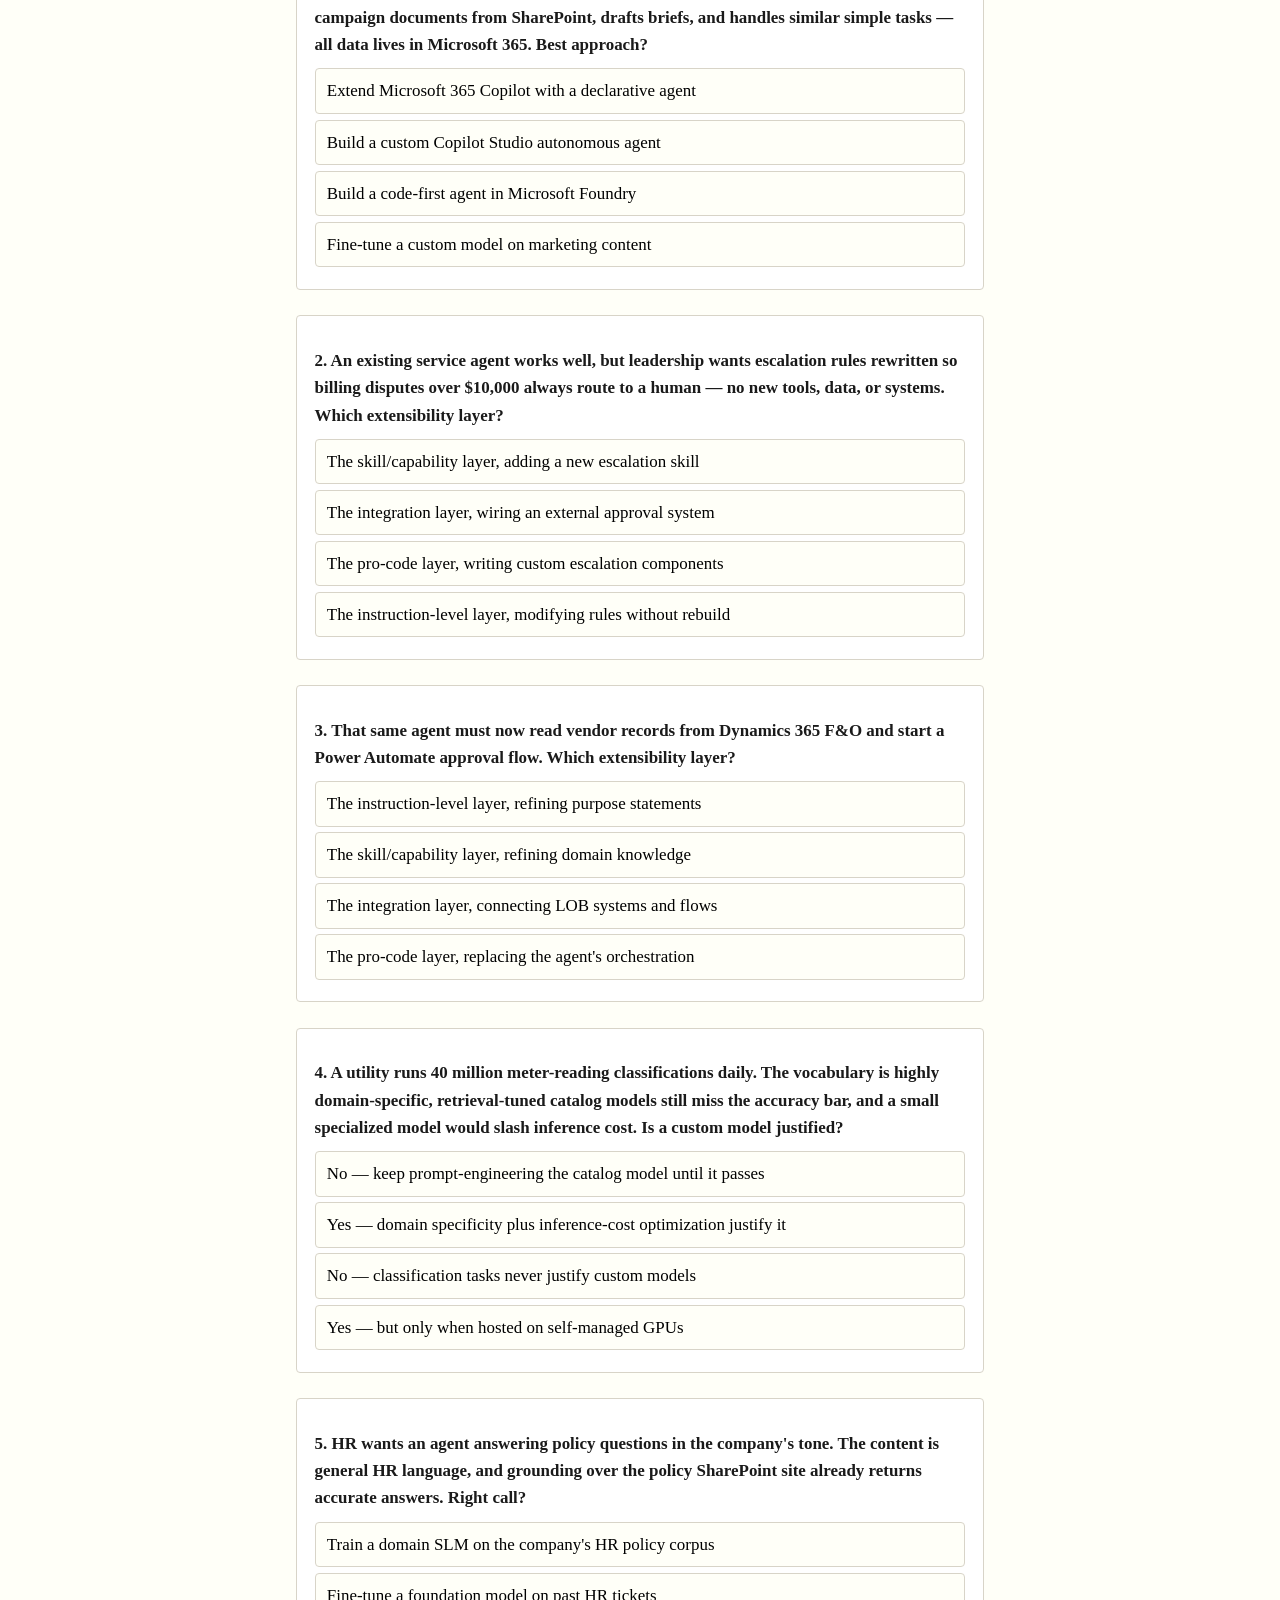
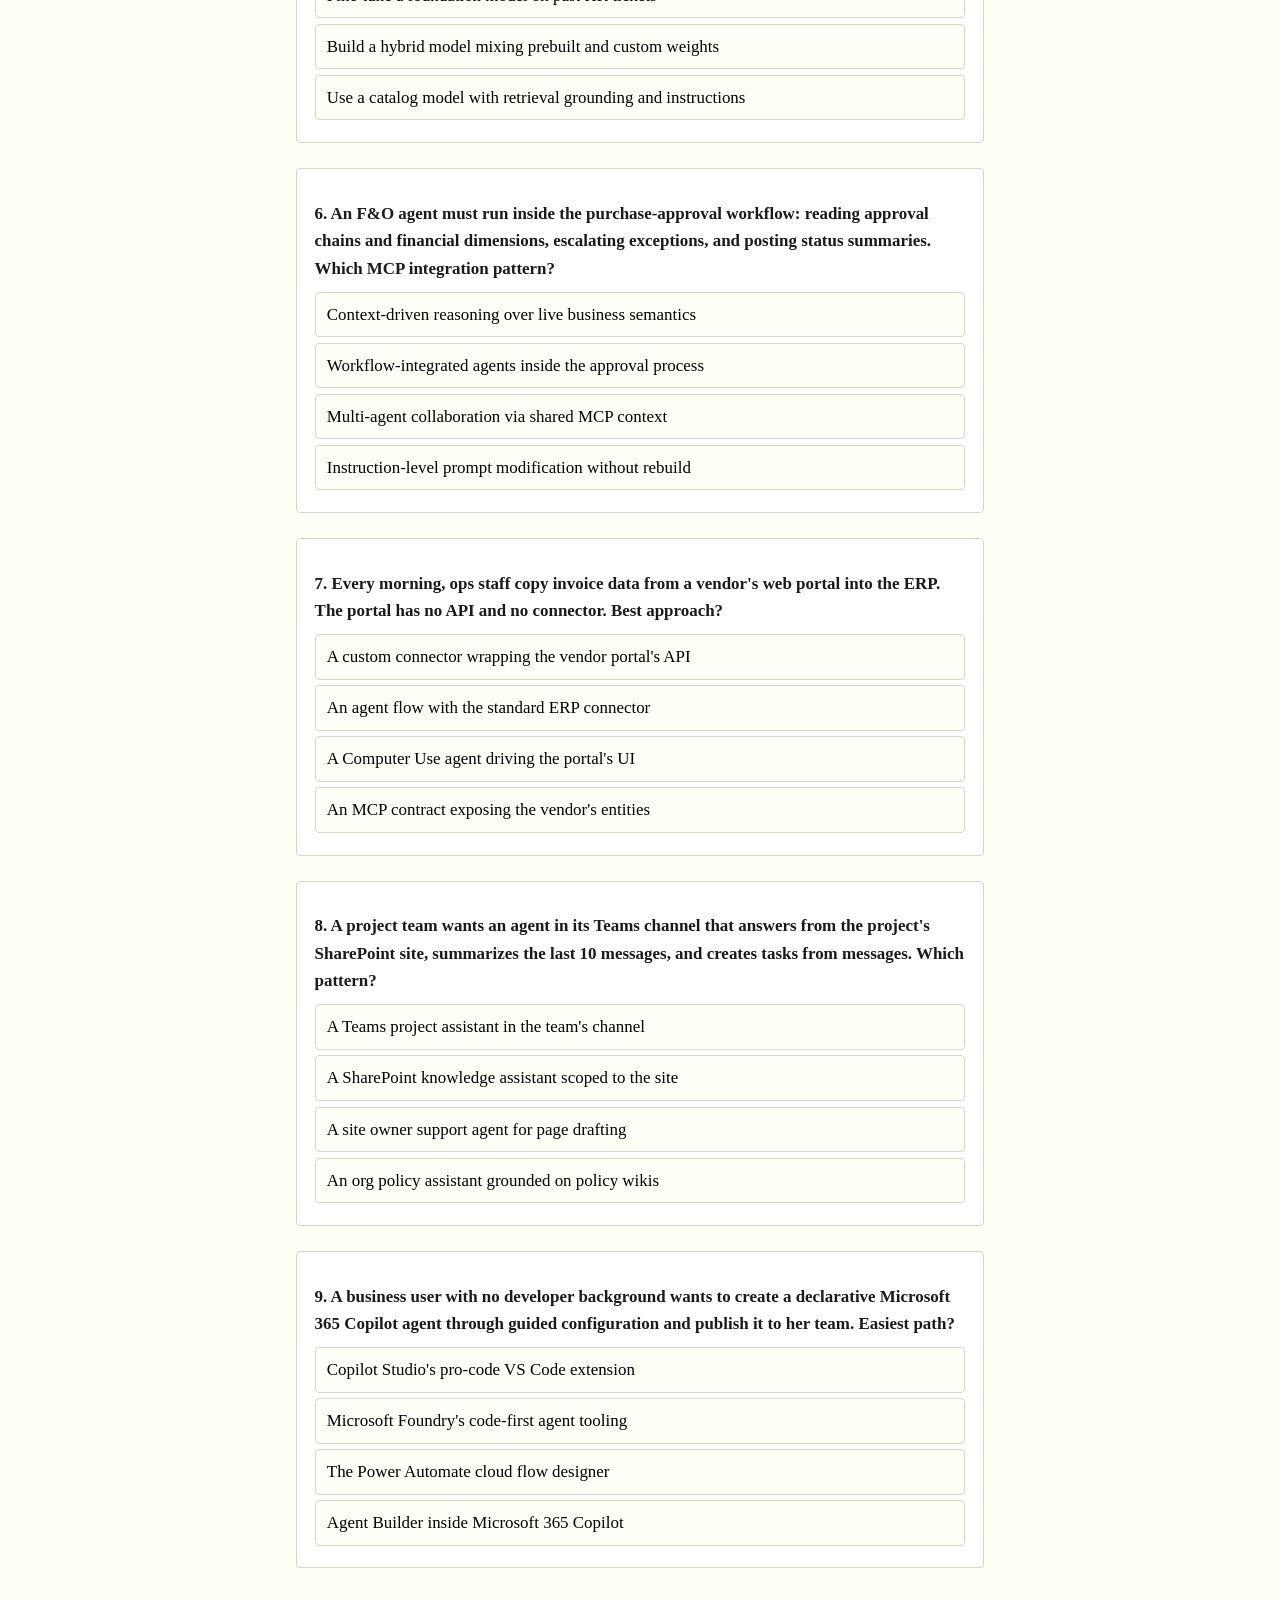
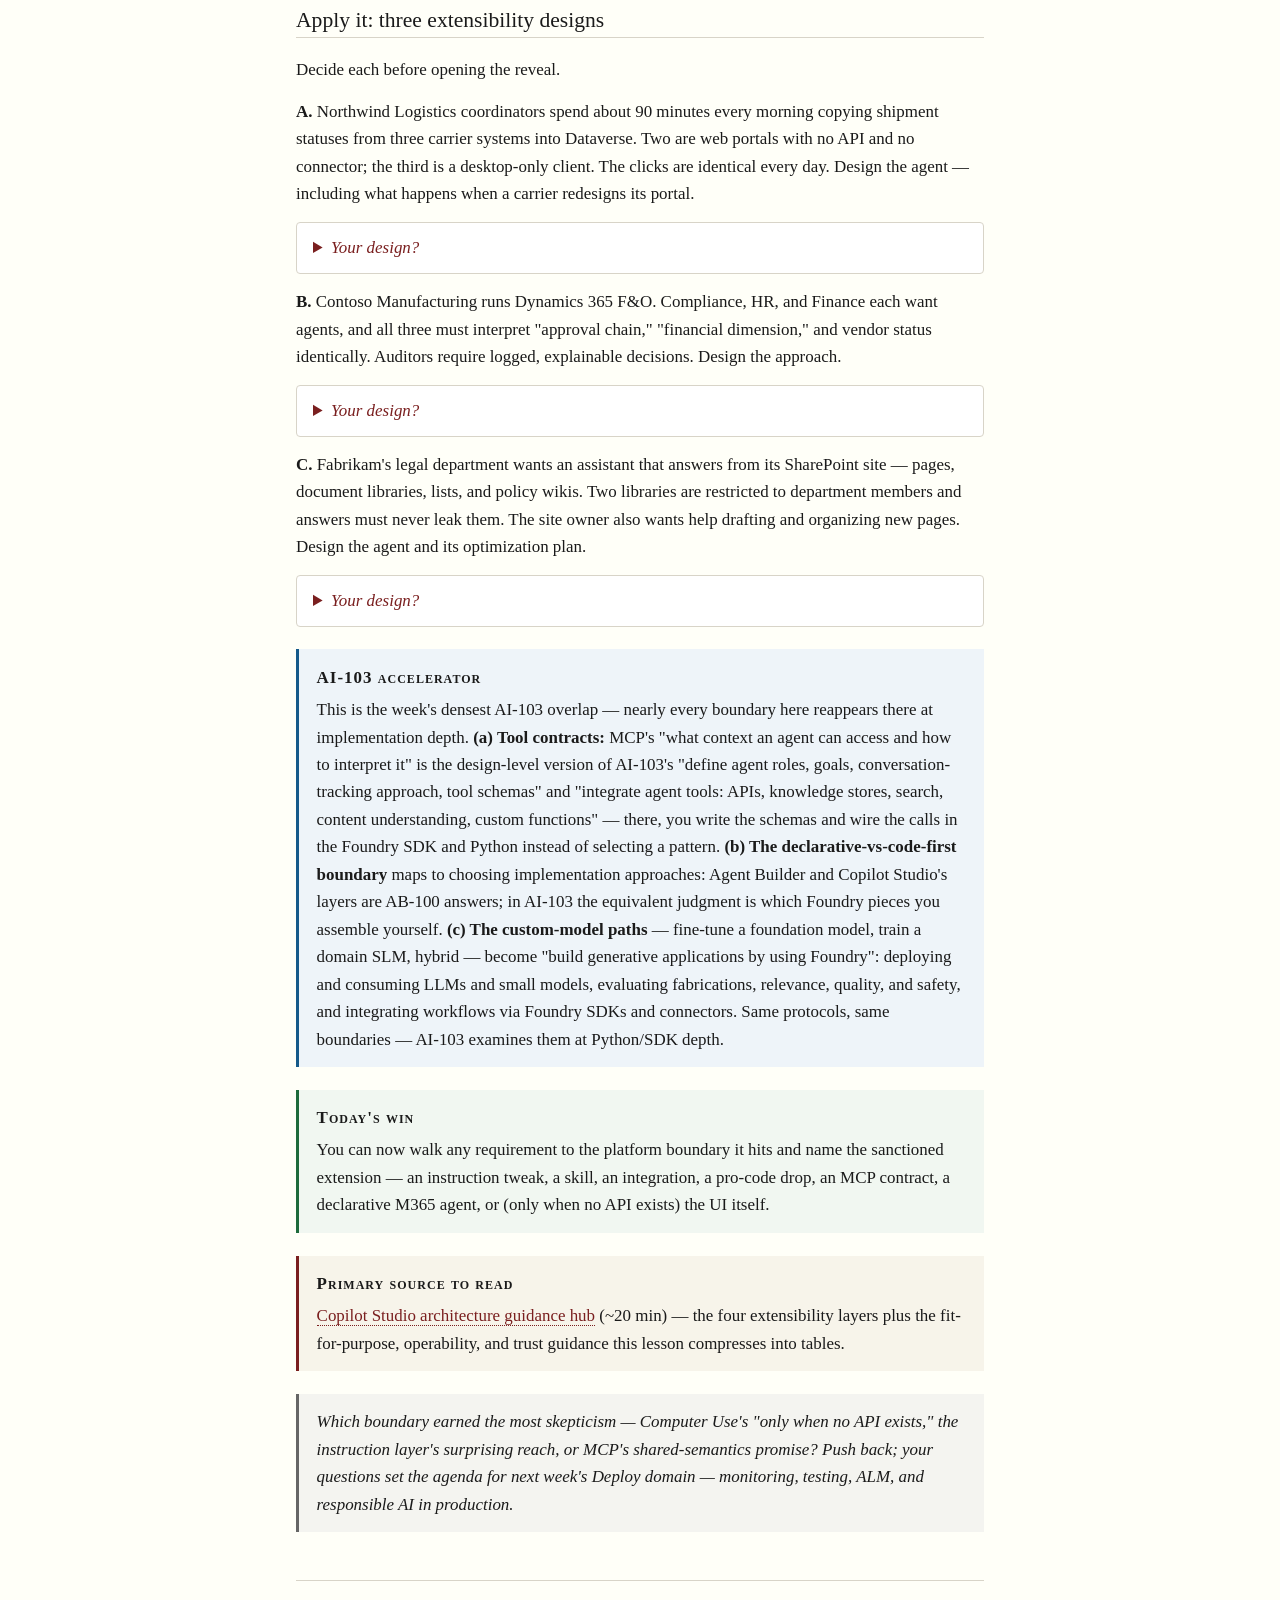
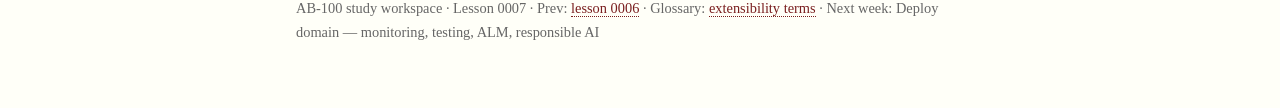
<file: lessons/0007-extensibility-mcp-computer-use-m365.html>
<!DOCTYPE html>
<html lang="en">
<head>
<meta charset="utf-8">
<meta name="viewport" content="width=device-width, initial-scale=1">
<title>Lesson 0007 — Extensibility: MCP, Computer Use, and agents in Microsoft 365</title>
<link rel="stylesheet" href="../assets/lesson.css">
</head>
<body>

<h1>Designing extensibility across the agent platforms</h1>
<p class="subtitle">Custom models, M365 agents, Copilot Studio's four layers, MCP, and Computer Use — how far each platform stretches</p>

<p>Lesson 7 of your AB-100 course, and the second half of the Design domain. Lessons 5–6 went deep inside two platforms — Copilot Studio's internals, the D365 Copilot surface. This lesson maps the boundaries <em>between</em> platforms: <strong>extensibility is the question of how far each rung of lesson 1's ladder can stretch before you must drop to the next one down.</strong> Every rung has a sanctioned stretch — declarative agents extend M365 Copilot, four layers extend Copilot Studio, MCP extends Dynamics 365 F&amp;O, Computer Use extends anything with a UI — and the Design domain tests whether you pick the stretch that stays highest on the ladder. [<a href="https://learn.microsoft.com/en-us/training/modules/design-extensibility-ai-solutions/">source</a>]</p>

<div class="recall">
<span class="boxlabel">Recall so far</span>
<p>Don't scroll back to earlier lessons. Answer each from memory, then open the reveal.</p>
<p><strong>1.</strong> (Lesson 1) State the SaaS-first principle, and name the condition that justifies climbing from "extend Microsoft 365 Copilot" up to "build in Copilot Studio."</p>
<details><summary>Reveal</summary>
<p>Always open by asking whether a prebuilt SaaS agent meets the functional requirements — if yes, stop. You climb to Copilot Studio when you need a <em>purpose-built</em> agent — business process automation, autonomous triggers, agent flows, publishing to Teams/web/D365 channels — while still wanting a governed, low-code loop business users can co-own. This lesson is about where each of those rungs <em>ends</em>.</p>
</details>
<p><strong>2.</strong> (Lesson 5) Knowledge can attach at three levels in Copilot Studio. When node-level and agent-level sources conflict, which wins — and what are the two hard knowledge limits?</p>
<details><summary>Reveal</summary>
<p>Node-level sources are prioritized over agent-level sources. The limits: <strong>500 knowledge objects per agent</strong>, and at most <strong>five unstructured sources in simultaneous retrieval</strong> — attach eight SharePoint sites and any single retrieval still searches only five of them.</p>
</details>
<p><strong>3.</strong> (Lesson 6) A Copilot in Sales plugin must call an external API <em>as the calling seller</em>. What authentication setup is required, and where must the connector be created?</p>
<details><summary>Reveal</summary>
<p>OAuth 2.0 with Microsoft Entra ID, <strong>two app registrations</strong>, and <code>Enable onbehalfOf login = true</code> so the backend receives OBO tokens as the seller. The connector must be built in an environment with <strong>Dynamics 365 apps enabled</strong> — the default environment is unsupported. Keep this chain in mind: MCP later this lesson is the same idea (a standardized contract), pointed at context instead of actions.</p>
</details>
</div>

<h2>Extensibility means knowing where each rung ends</h2>

<p>Lesson 1 gave you the ladder; this lesson gives you the edges. The extend-M365-vs-build-custom decision is the framing every other section hangs on, and Microsoft's comparison matrix is the exam's own vocabulary for it. [<a href="https://learn.microsoft.com/en-us/training/modules/design-overall-ai-strategy-business-solutions/8-determine-build-custom-agents-extend-copilot">source</a>, <a href="https://learn.microsoft.com/en-us/training/modules/copilot-declarative-agent-intro/4-when-to-use-declarative-agents">source</a>]</p>

<table>
  <tr><th>Dimension</th><th>Extend Microsoft 365 Copilot</th><th>Build a custom agent</th></tr>
  <tr><td><strong>Autonomy</strong></td><td>Low</td><td>High</td></tr>
  <tr><td><strong>Custom logic</strong></td><td>Limited</td><td>Extensive</td></tr>
  <tr><td><strong>Data variety</strong></td><td>Microsoft 365 data</td><td>Any data</td></tr>
  <tr><td><strong>Actions</strong></td><td>Simple</td><td>Complex, multi-step</td></tr>
  <tr><td><strong>Orchestration</strong></td><td>None</td><td>Full</td></tr>
  <tr><td><strong>Governance</strong></td><td>Built-in</td><td>Custom</td></tr>
</table>

<p><strong>Extend when:</strong> core Copilot already does most of the tasks; the workflows are productivity work inside M365 apps; the need is org knowledge plus simple tasks; you want the built-in Responsible AI guardrails; the custom logic is simple. The extension mechanisms are connectors/plugins, org knowledge sources, and document/communication automation. <strong>Build custom when:</strong> specialized workflows beyond Copilot; custom reasoning, multi-step logic, or orchestration; direct system APIs, external apps, or operational autonomy; multi-agent collaboration; execution outside M365. Custom agents earn their cost in case management, field-operations automation, industry verticals, and multi-agent ecosystems. Everything below is the detailed "how" of both columns.</p>

<h2>Custom models in Foundry: the judgment, not the mechanics</h2>

<p>You know Foundry cold, so this section is deliberately compact. AB-100 never asks <em>can you fine-tune</em> — it asks <em>is a custom model justified here</em>, and the justified list reads like a set of exceptions. [<a href="https://learn.microsoft.com/en-us/training/modules/design-extensibility-ai-solutions/2-design-ai-solutions-custom-models-microsoft-foundry">source</a>, <a href="https://learn.microsoft.com/en-us/training/modules/choose-ai-agent-development-path/">source</a>]</p>

<p><strong>A custom model is justified by:</strong> domain-specific language or reasoning (legal, healthcare, engineering, finance, manufacturing); high-impact decisions (compliance, financial, safety); data sovereignty or governance mandates; unique workflows and personalization beyond what prebuilt copilots offer; and cost optimization of high-volume inference via small specialized models. If a scenario names none of these, the correct answer is a catalog model with grounding and instructions.</p>

<table>
  <tr><th>Dimension</th><th>Standard Copilot / catalog model</th><th>Custom Foundry model</th></tr>
  <tr><td><strong>Domain specificity</strong></td><td>Low</td><td>High</td></tr>
  <tr><td><strong>Compliance demands</strong></td><td>Moderate</td><td>High</td></tr>
  <tr><td><strong>Performance demands</strong></td><td>Moderate</td><td>High</td></tr>
  <tr><td><strong>Data confidentiality</strong></td><td>Moderate</td><td>Full data control</td></tr>
  <tr><td><strong>Solution complexity</strong></td><td>Low–medium</td><td>High</td></tr>
  <tr><td><strong>Inference-cost optimization</strong></td><td>Baseline</td><td>High — small specialized models at volume</td></tr>
</table>

<p><strong>The design steps, in order:</strong> business objectives (accuracy, time, cost targets) → data assessment (gaps in labeling, quality, diversity; governance permission to train on the data) → select the path (<strong>fine-tune a foundation model</strong> | <strong>train a domain SLM</strong> | <strong>hybrid with prebuilt copilots</strong>) → enterprise integration (D365, Azure Functions/Logic Apps, Foundry agent workflows, AI Search, automation pipelines) → validate and evaluate (scenario evals, safety/bias, stress/latency/scale, ROI).</p>

<p><strong>Operationalization is what makes this the bottom rung.</strong> A custom model means you own: monitoring and observability (drift, degradation, friction, latency, unexpected outputs); versioning and lifecycle (version trails, update pipelines, rollback); and deployment automation through MLOps/GenAIOps (validations, approvals, environment-specific deploys). The exam framing: prompt engineering and retrieval tuning come first; a custom model is what you build when those demonstrably can't hit the accuracy bar and one of the five justifications applies.</p>

<h2>Agents in Microsoft 365 Copilot</h2>

<p>A <strong>declarative agent</strong> is an M365 Copilot agent defined by instructions + knowledge + actions, running on Copilot's orchestrator and inheriting its guardrails. More generally, a Copilot agent is a modular, instruction-driven AI component scoped to a specific task or workflow: task automation, information retrieval (Graph plus integrated systems), multi-step operations (classification, analysis, routing), and collaboration (drafts, summaries). Agents operate in <strong>Teams, Outlook, Loop, and SharePoint</strong>, and in custom line-of-business apps via extensibility points. [<a href="https://learn.microsoft.com/en-us/copilot/microsoft-365/microsoft-365-copilot-page">source</a>, <a href="https://learn.microsoft.com/en-us/microsoft-365/copilot/extensibility/overview-declarative-agent">source</a>]</p>

<h3>The three-step design framework</h3>

<p><strong>A. Understand the core problem</strong> — the task, the goal, the decisions involved, the systems touched. <strong>B. Define the behavior</strong> — the agent's role, its allowed and disallowed capabilities, guardrails, and escalation conditions. <strong>C. Connect data and tools</strong> — Graph, SharePoint/OneDrive/Teams, connectors and actions, custom APIs — always least-privilege, zero-trust. Notice the shape: problem before behavior, behavior before wiring. A scenario that jumps straight to connectors has skipped the two steps the exam rewards.</p>

<h3>Collaborative patterns for multiple agents</h3>

<table>
  <tr><th>Pattern</th><th>Shape</th><th>Use when</th></tr>
  <tr><td><strong>Sequential</strong></td><td>Agent A → Agent B → user review</td><td>Pipeline work that needs a human checkpoint</td></tr>
  <tr><td><strong>Parallel evaluation</strong></td><td>Agents score independently; results are combined</td><td>You want independent judgments merged into one answer</td></tr>
  <tr><td><strong>Feedback loop</strong></td><td>Iterate until the output meets the bar</td><td>Drafts that improve over successive passes</td></tr>
  <tr><td><strong>Orchestrated interaction</strong></td><td>A primary agent delegates by intent or conditions</td><td>Routing work across specialties</td></tr>
</table>

<p>Whichever pattern you choose: <strong>clear handoff rules and responsibility boundaries</strong> are the design deliverable. An orchestrated agent without explicit delegation conditions is a router with no route table.</p>

<h3>Agent Builder — the easiest declarative path</h3>

<p><strong>Agent Builder</strong> is the guided authoring surface inside Microsoft 365 Copilot: step-by-step configuration, built-in tools, declarative instructions, a testing workspace, and publishing controls. The workflow is worth memorizing as a sequence: <strong>purpose → instructions, tasks, and guardrails → data sources → actions and permissions → test → publish to targeted users/groups</strong>. After publishing, operations are: monitor quality and feedback; update instructions; manage access control; review logs; version the agent; and identify new scenarios. When a scenario describes a business user — not a developer — building an M365 Copilot agent, Agent Builder is the answer. [<a href="https://learn.microsoft.com/en-us/microsoft-365-copilot/extensibility/agent-builder-build-agents">source</a>]</p>

<h2>The four extensibility layers of Copilot Studio</h2>

<p>Copilot Studio's boundary doesn't break all at once — it stretches through <strong>four layers</strong>, in increasing order of power and cost. The exam's pattern is "which layer solves X," so learn each layer as <em>what it can change, what it can't, and one concrete example</em>. [<a href="https://learn.microsoft.com/en-us/microsoft-copilot-studio/guidance/architecture/">source</a>]</p>

<table>
  <tr><th>Layer</th><th>What it can change</th><th>What it can't</th><th>Concrete example</th></tr>
  <tr><td><strong>1. Instruction-level</strong></td><td>Purpose, role/constraints, action patterns, escalation rules — prompt modification without a rebuild</td><td>Add new tools, skills, or data connections — it changes behavior, not capability</td><td>Rewrite escalation rules so billing disputes over $10,000 always route to a human</td></tr>
  <tr><td><strong>2. Skill/capability</strong></td><td>Retrieval skills (enterprise content), action skills (connectors/custom APIs), multi-step workflows, domain knowledge — modular and reusable</td><td>Reach a system no connector or API can see — skills sit on top of available actions</td><td>Add a reusable refund-lookup action skill backed by a custom API</td></tr>
  <tr><td><strong>3. Integration</strong></td><td>D365/M365/custom database/LOB retrieval; Power Automate actions; external APIs; published events and commands</td><td>Change the agent's logic itself — it wires systems to the agent, not the reverse</td><td>Connect the agent to F&amp;O vendor records and a Power Automate approval flow</td></tr>
  <tr><td><strong>4. Pro-code (VS Code)</strong></td><td>Custom agent logic and components, code-based tools/actions, custom transformations and orchestration, source control integration</td><td>Stay in the low-code loop — you now own code, with source control and a dev lifecycle</td><td>Build a custom orchestration component in VS Code, checked into source control</td></tr>
</table>

<p>Integration-layer design carries its own checklist: governance, least-privilege, standardized commands, and consistent entity mapping across systems. Three architecture patterns sit above the layers: <strong>modular agent architecture</strong> (interchangeable components), <strong>multi-agent collaboration</strong> (research, workflow, and communication agents talking over defined protocols), and <strong>domain-context design</strong> (terminology, rules, access policies, and outcomes per domain).</p>

<p><strong>The three architecture principles</strong> that govern all of this: <strong>fit for purpose</strong>, <strong>operability</strong>, and <strong>trust/traceability/transparency</strong>. They <em>complement — not replace</em> — the Azure Well-Architected Framework, the Power Platform Well-Architected Framework, and NIST. A distractor that says an agent architecture framework substitutes for WAF is wrong on its face. [<a href="https://learn.microsoft.com/en-us/microsoft-copilot-studio/guidance/architecture/determine-fit-for-purpose">source</a>, <a href="https://learn.microsoft.com/en-us/microsoft-copilot-studio/guidance/architecture/determine-operability">source</a>, <a href="https://learn.microsoft.com/en-us/microsoft-copilot-studio/guidance/architecture/determine-trust">source</a>]</p>

<h2>MCP: a standardized contract for business context</h2>

<p>The <strong>Model Context Protocol (MCP)</strong> is a standardized contract for <em>what context an agent can access and how to interpret it</em>. The analogy that ties this lesson to lesson 6: MCP is to context what the custom connector's OpenAPI definition is to actions — the shared description both sides build against. In <strong>Dynamics 365 Finance &amp; Operations</strong>, MCP exposes the business semantics themselves: entities, relationships, labels, metadata, and domain objects — customers, vendors, products; workflows, statuses, and approval chains; financial dimensions and ledger models; localization rules. [<a href="https://learn.microsoft.com/en-us/dynamics365/fin-ops-core/dev-itpro/copilot/copilot-mcp">source</a>]</p>

<p><strong>Why it matters:</strong> consistent business semantics across every agent that consumes the contract; grounding in real F&amp;O context, which reduces misinformation; interoperability across multiple apps; explainability and governance; and faster extensibility, because each new agent inherits the semantics instead of relearning them.</p>

<p><strong>Instruction design for an MCP-consuming agent</strong> has five named parts: a purpose statement, a role definition, behavior rules, <em>context consumption logic</em> (how the agent uses the MCP data it's given), and action boundaries.</p>

<h3>The three integration patterns</h3>

<table>
  <tr><th>Pattern</th><th>What the agent does</th><th>Named examples</th></tr>
  <tr><td><strong>A. Context-driven reasoning</strong></td><td>Reasons over live business semantics to answer and judge</td><td>Compliance, finance, procurement</td></tr>
  <tr><td><strong>B. Workflow-integrated agents</strong></td><td>Embedded inside the business process itself</td><td>Approvals, exception escalation, status summaries</td></tr>
  <tr><td><strong>C. Multi-agent collaboration via shared MCP context</strong></td><td>Several agents interoperate over the same semantics</td><td>HR + Finance + Supply Chain agents</td></tr>
</table>

<p><strong>Governance:</strong> least-privilege by user identity; <strong>MCP context boundaries</strong> aligned to compliance domains; decision logging; instructions that enforce Responsible AI; and AI CoE ownership. The boundary idea is the one to internalize: the contract defines what each agent may see, and you align those boundaries to the same compliance domains your data governance already uses.</p>

<h2>Computer Use: the last-resort UI bridge</h2>

<p><strong>Computer Use</strong> lets an agent operate a user interface directly: control the mouse and keyboard, navigate websites and desktop apps, read onscreen text and UI elements, run multi-step tasks, and execute across applications. The runtime flow: <strong>request → analyze the UI (vision + reasoning) → build a step plan → act via the Computer Use channel → validate and report</strong>. [<a href="https://learn.microsoft.com/en-us/microsoft-copilot-studio/computer-use">source</a>]</p>

<p><strong>The golden rule: use Computer Use only when APIs are unavailable.</strong> It is the bridge of last resort, not a convenience — an exam option that reaches for Computer Use while an API or connector exists is the trap.</p>

<table>
  <tr><th>Suitable — reach for Computer Use</th><th>Not suitable — do something else</th></tr>
  <tr><td>No API/connector exists: legacy systems, vendor portals, desktop-only apps</td><td>An API or connector exists — build the connector instead (the golden rule)</td></tr>
  <tr><td>Repetitive UI-driven tasks: data entry, form submission, copy/paste</td><td>Entering sensitive data — avoid by design</td></tr>
  <tr><td>Multi-app navigation: portal → CRM, downloading reports</td><td>Unmonitored production use — UI changes break it; you need monitoring and a fallback plan</td></tr>
  <tr><td>Dynamic pages that need human-like reasoning</td><td></td></tr>
</table>

<p><strong>Design for variability</strong>, because UIs are not contracts: give clear goal-oriented tasks broken into steps; set context and constraints (allowed apps and sites, data boundaries, prohibited actions, time and retry limits); write <em>descriptive</em> instructions — "click the blue Submit button," not coordinates; <strong>validate after each step</strong>; and fail with graceful errors. Configuration: enable Computer Use in agent settings; configure permissions and allowed apps; add Computer Use actions (click, type, scroll, extract, navigate); pick the reasoning mode (lesson 5's standard/deep choice applies here); and watch/debug runs in the test canvas. <strong>Governance:</strong> least-privilege application access; avoid sensitive data entry; transparency; action logging; and — because UI-change fragility is inherent — monitoring plus a fallback plan.</p>

<div class="recall">
<span class="boxlabel">Recall before you continue</span>
Close your scroll position. From memory: <strong>(1)</strong> name the four Copilot Studio extensibility layers in order, with one thing each can change; <strong>(2)</strong> state the Computer Use golden rule and the three conditions that make it suitable; <strong>(3)</strong> name the three MCP integration patterns. Scroll up and check — a layer you can't place is a layer you'll misassign on the exam.
</div>

<h2>Agents for Teams and SharePoint</h2>

<p>Copilot Studio-built agents publish into the two M365 surfaces where work actually happens. In <strong>Teams</strong>: chat and channel answers, message-triggered workflows, and contextual answers over M365 data. In <strong>SharePoint</strong>: retrieval over site, list, and library content; site-specific Q&amp;A; and content-management help. Grounding in both respects user permissions via <strong>Microsoft Graph</strong> (files, lists, pages) — lesson 2's permission trimming applies unchanged: a user without access simply never grounds on that content, and you test as personas. [<a href="https://learn.microsoft.com/en-us/training/modules/design-extensibility-ai-solutions/">source</a>]</p>

<p><strong>SharePoint agents</strong> draw knowledge from site pages, document libraries, lists, news, policies, and wikis — and <strong>site context is automatic</strong>: the agent knows which site it belongs to, treats that site as its primary grounding, and adapts to the site's structure. They also assist the <strong>site owner</strong>: drafting pages, managing metadata, accessibility, and organization. <strong>Teams agents</strong> add conversational automation, multi-user collaboration in group conversations with shared knowledge, and task automation — "create a task for this message," "summarize the last 10 messages."</p>

<h3>Optimization guidance</h3>

<ul>
  <li><strong>Grounding strategy:</strong> SharePoint as the primary source, Graph for cross-tenant reach, well-structured and tagged content.</li>
  <li><strong>Permissions:</strong> inherit user permissions; app registration plus consent.</li>
  <li><strong>Prompt/behavior design:</strong> concise answers, clarifying questions, use of metadata.</li>
  <li><strong>Governance/lifecycle:</strong> version control, usage monitoring, periodic grounding review, AI CoE alignment.</li>
</ul>

<h3>The four named patterns</h3>

<table>
  <tr><th>Pattern</th><th>What it does</th></tr>
  <tr><td><strong>SharePoint knowledge assistant</strong></td><td>Site-scoped Q&amp;A over pages, libraries, and lists</td></tr>
  <tr><td><strong>Teams project assistant</strong></td><td>Channel answers plus message-triggered task automation</td></tr>
  <tr><td><strong>Org policy assistant</strong></td><td>Organization-wide policy answers from governed sources</td></tr>
  <tr><td><strong>Site owner support agent</strong></td><td>Helps owners draft pages, manage metadata, and organize the site</td></tr>
</table>

<h2>Check yourself</h2>

<div class="quiz-q" data-answer="a">
  <p class="q">1. A marketing team wants an assistant inside Teams and Outlook that summarizes campaign documents from SharePoint, drafts briefs, and handles similar simple tasks — all data lives in Microsoft 365. Best approach?</p>
  <button class="opt" data-key="a">Extend Microsoft 365 Copilot with a declarative agent</button>
  <button class="opt" data-key="b">Build a custom Copilot Studio autonomous agent</button>
  <button class="opt" data-key="c">Build a code-first agent in Microsoft Foundry</button>
  <button class="opt" data-key="d">Fine-tune a custom model on marketing content</button>
  <p class="why">Interaction in M365 apps, M365 data, simple actions, no orchestration needs, built-in governance wanted — every row of the comparison matrix lands on "extend." Copilot Studio and Foundry buy autonomy and custom logic the scenario never uses, and a custom model answers a question nobody asked.</p>
</div>

<div class="quiz-q" data-answer="d">
  <p class="q">2. An existing service agent works well, but leadership wants escalation rules rewritten so billing disputes over $10,000 always route to a human — no new tools, data, or systems. Which extensibility layer?</p>
  <button class="opt" data-key="a">The skill/capability layer, adding a new escalation skill</button>
  <button class="opt" data-key="b">The integration layer, wiring an external approval system</button>
  <button class="opt" data-key="c">The pro-code layer, writing custom escalation components</button>
  <button class="opt" data-key="d">The instruction-level layer, modifying rules without rebuild</button>
  <p class="why">Purpose, role/constraints, action patterns, and escalation rules are exactly the instruction-level layer's remit — prompt modification without a rebuild. A new skill adds capability nobody requested; integration wires external systems; pro-code rewrites logic. Each overshoots a rules-only change.</p>
</div>

<div class="quiz-q" data-answer="c">
  <p class="q">3. That same agent must now read vendor records from Dynamics 365 F&amp;O and start a Power Automate approval flow. Which extensibility layer?</p>
  <button class="opt" data-key="a">The instruction-level layer, refining purpose statements</button>
  <button class="opt" data-key="b">The skill/capability layer, refining domain knowledge</button>
  <button class="opt" data-key="c">The integration layer, connecting LOB systems and flows</button>
  <button class="opt" data-key="d">The pro-code layer, replacing the agent's orchestration</button>
  <p class="why">D365/M365/LOB retrieval, Power Automate actions, and external APIs are the integration layer's stated remit — with governance, least-privilege, standardized commands, and consistent entity mapping as its design checklist. Instructions can't conjure a connection, and pro-code is premature while connectors and flows suffice.</p>
</div>

<div class="quiz-q" data-answer="b">
  <p class="q">4. A utility runs 40 million meter-reading classifications daily. The vocabulary is highly domain-specific, retrieval-tuned catalog models still miss the accuracy bar, and a small specialized model would slash inference cost. Is a custom model justified?</p>
  <button class="opt" data-key="a">No — keep prompt-engineering the catalog model until it passes</button>
  <button class="opt" data-key="b">Yes — domain specificity plus inference-cost optimization justify it</button>
  <button class="opt" data-key="c">No — classification tasks never justify custom models</button>
  <button class="opt" data-key="d">Yes — but only when hosted on self-managed GPUs</button>
  <p class="why">Domain-specific language, insufficient off-the-shelf accuracy after tuning, and high-volume inference-cost optimization via a small specialized model are three of the five stated justifications — this scenario clears the bar. Option d confuses hosting topology with the build decision; GPUs and containers are a separate rung with separate triggers.</p>
</div>

<div class="quiz-q" data-answer="d">
  <p class="q">5. HR wants an agent answering policy questions in the company's tone. The content is general HR language, and grounding over the policy SharePoint site already returns accurate answers. Right call?</p>
  <button class="opt" data-key="a">Train a domain SLM on the company's HR policy corpus</button>
  <button class="opt" data-key="b">Fine-tune a foundation model on past HR tickets</button>
  <button class="opt" data-key="c">Build a hybrid model mixing prebuilt and custom weights</button>
  <button class="opt" data-key="d">Use a catalog model with retrieval grounding and instructions</button>
  <p class="why">General-purpose Q&amp;A with adequate accuracy is the catalog model's stated profile, and tone is an instruction-layer problem, not a training problem. Building a custom model when grounding over a general model already suffices is the classic anti-pattern — you'd inherit evals, drift monitoring, and rollback for nothing.</p>
</div>

<div class="quiz-q" data-answer="b">
  <p class="q">6. An F&amp;O agent must run inside the purchase-approval workflow: reading approval chains and financial dimensions, escalating exceptions, and posting status summaries. Which MCP integration pattern?</p>
  <button class="opt" data-key="a">Context-driven reasoning over live business semantics</button>
  <button class="opt" data-key="b">Workflow-integrated agents inside the approval process</button>
  <button class="opt" data-key="c">Multi-agent collaboration via shared MCP context</button>
  <button class="opt" data-key="d">Instruction-level prompt modification without rebuild</button>
  <p class="why">Approvals, exception escalation, and status summaries are the workflow-integrated pattern's named examples. Context-driven reasoning fits analysis and judgment calls; multi-agent collaboration fits several agents sharing context across domains. Option d is a Copilot Studio extensibility layer, not an MCP pattern at all.</p>
</div>

<div class="quiz-q" data-answer="c">
  <p class="q">7. Every morning, ops staff copy invoice data from a vendor's web portal into the ERP. The portal has no API and no connector. Best approach?</p>
  <button class="opt" data-key="a">A custom connector wrapping the vendor portal's API</button>
  <button class="opt" data-key="b">An agent flow with the standard ERP connector</button>
  <button class="opt" data-key="c">A Computer Use agent driving the portal's UI</button>
  <button class="opt" data-key="d">An MCP contract exposing the vendor's entities</button>
  <p class="why">"No API/connector" plus "repetitive UI-driven task" plus "vendor portal" hits all three Computer Use suitability conditions. Option a is the trap — it requires the very API the stem says doesn't exist; the golden rule only licenses Computer Use <em>because</em> that API is missing. The ERP connector reaches the destination but never touches the portal.</p>
</div>

<div class="quiz-q" data-answer="a">
  <p class="q">8. A project team wants an agent in its Teams channel that answers from the project's SharePoint site, summarizes the last 10 messages, and creates tasks from messages. Which pattern?</p>
  <button class="opt" data-key="a">A Teams project assistant in the team's channel</button>
  <button class="opt" data-key="b">A SharePoint knowledge assistant scoped to the site</button>
  <button class="opt" data-key="c">A site owner support agent for page drafting</button>
  <button class="opt" data-key="d">An org policy assistant grounded on policy wikis</button>
  <p class="why">Channel answers plus message-triggered automation — "summarize the last 10 messages," "create a task for this message" — is the Teams project assistant pattern. The SharePoint knowledge assistant is site-scoped Q&amp;A; the site owner agent drafts and organizes pages; the policy assistant serves org-wide policy content. The surface and trigger decide the pattern.</p>
</div>

<div class="quiz-q" data-answer="d">
  <p class="q">9. A business user with no developer background wants to create a declarative Microsoft 365 Copilot agent through guided configuration and publish it to her team. Easiest path?</p>
  <button class="opt" data-key="a">Copilot Studio's pro-code VS Code extension</button>
  <button class="opt" data-key="b">Microsoft Foundry's code-first agent tooling</button>
  <button class="opt" data-key="c">The Power Automate cloud flow designer</button>
  <button class="opt" data-key="d">Agent Builder inside Microsoft 365 Copilot</button>
  <p class="why">Agent Builder is the easiest declarative path: guided step-by-step configuration, built-in tools, a testing workspace, and publishing to targeted users/groups — purpose → instructions → data sources → actions → test → publish. The other three options each assume maker or developer skills the author profile explicitly rules out.</p>
</div>

<h2>Apply it: three extensibility designs</h2>

<p>Decide each before opening the reveal.</p>

<p><strong>A.</strong> Northwind Logistics coordinators spend about 90 minutes every morning copying shipment statuses from three carrier systems into Dataverse. Two are web portals with no API and no connector; the third is a desktop-only client. The clicks are identical every day. Design the agent — including what happens when a carrier redesigns its portal.</p>
<details><summary>Your design?</summary>
<p><strong>Golden-rule gate first:</strong> confirm no API or connector exists — given. That licenses <strong>Computer Use</strong>. <strong>Task design:</strong> one clear goal-oriented task per carrier, broken into steps; descriptive instructions ("click the blue Track button," never coordinates); validate after each step; graceful errors. <strong>Constraints:</strong> an allowed-apps/sites list, data boundaries, prohibited actions, and time/retry limits. <strong>Configuration:</strong> enable Computer Use in agent settings, configure permissions and allowed apps, add Computer Use actions (click, type, scroll, extract, navigate), choose the reasoning mode, and watch/debug in the test canvas. <strong>Governance:</strong> least-privilege application access (an account with only the portal rights the task needs), no sensitive data entry, transparency, and action logging. <strong>The redesign answer</strong> is the governance one: UI-change fragility is inherent, so you ship monitoring plus a fallback plan — when the portal layout changes, the agent fails safe to a human queue rather than pasting garbage into Dataverse. [<a href="https://learn.microsoft.com/en-us/microsoft-copilot-studio/computer-use">source</a>]</p>
</details>

<p><strong>B.</strong> Contoso Manufacturing runs Dynamics 365 F&amp;O. Compliance, HR, and Finance each want agents, and all three must interpret "approval chain," "financial dimension," and vendor status identically. Auditors require logged, explainable decisions. Design the approach.</p>
<details><summary>Your design?</summary>
<p><strong>Contract:</strong> MCP in F&amp;O exposes the business entities, relationships, labels, metadata, and domain objects — customers, vendors, products, approval chains, financial dimensions, ledger models — so all three agents reason over <em>one shared set of business semantics</em>: consistency across agents, grounding in real F&amp;O context (less misinformation), interoperability, and the explainability the auditors demanded. <strong>Patterns:</strong> context-driven reasoning for the compliance officer's judgment calls; workflow-integrated agents for approvals, exception escalation, and status summaries; multi-agent collaboration via shared MCP context when questions span HR + Finance + Supply Chain. <strong>Instructions per agent:</strong> purpose statement, role definition, behavior rules, context consumption logic (how MCP data is used), action boundaries. <strong>Governance:</strong> least-privilege by user identity; MCP context boundaries aligned to the compliance domains; decision logging; RAI-enforcing instructions; AI CoE ownership. [<a href="https://learn.microsoft.com/en-us/dynamics365/fin-ops-core/dev-itpro/copilot/copilot-mcp">source</a>]</p>
</details>

<p><strong>C.</strong> Fabrikam's legal department wants an assistant that answers from its SharePoint site — pages, document libraries, lists, and policy wikis. Two libraries are restricted to department members and answers must never leak them. The site owner also wants help drafting and organizing new pages. Design the agent and its optimization plan.</p>
<details><summary>Your design?</summary>
<p><strong>Agent:</strong> a SharePoint agent built in Copilot Studio — this combines the <strong>SharePoint knowledge assistant</strong> and <strong>site owner support agent</strong> patterns. Site context is automatic: the agent knows its site, treats it as primary grounding, and adapts to the site's structure; site-owner assistance covers drafting pages, metadata, accessibility, and organization. <strong>The restricted-library requirement is not a feature to build — it's permission trimming:</strong> grounding respects user permissions via Graph, so restricted content simply doesn't exist for outsiders. Verify by testing as personas, never as the site owner (lesson 2's availability rule). <strong>Optimization:</strong> grounding strategy — SharePoint primary, well-structured and tagged content; permissions — inherit user permissions, app registration plus consent; prompt design — concise answers, clarifying questions, metadata use; lifecycle — version control, usage monitoring, periodic grounding review, and AI CoE alignment. [<a href="https://learn.microsoft.com/en-us/training/modules/design-extensibility-ai-solutions/">source</a>]</p>
</details>

<div class="ai103">
<span class="boxlabel">AI-103 accelerator</span>
This is the week's densest AI-103 overlap — nearly every boundary here reappears there at implementation depth. <strong>(a) Tool contracts:</strong> MCP's "what context an agent can access and how to interpret it" is the design-level version of AI-103's "define agent roles, goals, conversation-tracking approach, tool schemas" and "integrate agent tools: APIs, knowledge stores, search, content understanding, custom functions" — there, you write the schemas and wire the calls in the Foundry SDK and Python instead of selecting a pattern. <strong>(b) The declarative-vs-code-first boundary</strong> maps to choosing implementation approaches: Agent Builder and Copilot Studio's layers are AB-100 answers; in AI-103 the equivalent judgment is which Foundry pieces you assemble yourself. <strong>(c) The custom-model paths</strong> — fine-tune a foundation model, train a domain SLM, hybrid — become "build generative applications by using Foundry": deploying and consuming LLMs and small models, evaluating fabrications, relevance, quality, and safety, and integrating workflows via Foundry SDKs and connectors. Same protocols, same boundaries — AI-103 examines them at Python/SDK depth.
</div>

<div class="win">
<span class="boxlabel">Today's win</span>
You can now walk any requirement to the platform boundary it hits and name the sanctioned extension — an instruction tweak, a skill, an integration, a pro-code drop, an MCP contract, a declarative M365 agent, or (only when no API exists) the UI itself.
</div>

<div class="source-box">
<span class="boxlabel">Primary source to read</span>
<a href="https://learn.microsoft.com/en-us/microsoft-copilot-studio/guidance/architecture/">Copilot Studio architecture guidance hub</a> (~20 min) — the four extensibility layers plus the fit-for-purpose, operability, and trust guidance this lesson compresses into tables.
</div>

<div class="teacher">
Which boundary earned the most skepticism — Computer Use's "only when no API exists," the instruction layer's surprising reach, or MCP's shared-semantics promise? Push back; your questions set the agenda for next week's Deploy domain — monitoring, testing, ALM, and responsible AI in production.
</div>

<footer>
AB-100 study workspace · Lesson 0007 · Prev: <a href="../lessons/0006-d365-customer-experience-copilot.html">lesson 0006</a> · Glossary: <a href="../reference/glossary.html">extensibility terms</a> · Next week: Deploy domain — monitoring, testing, ALM, responsible AI
</footer>

<script src="../assets/quiz.js"></script>
</body>
</html>
</file>
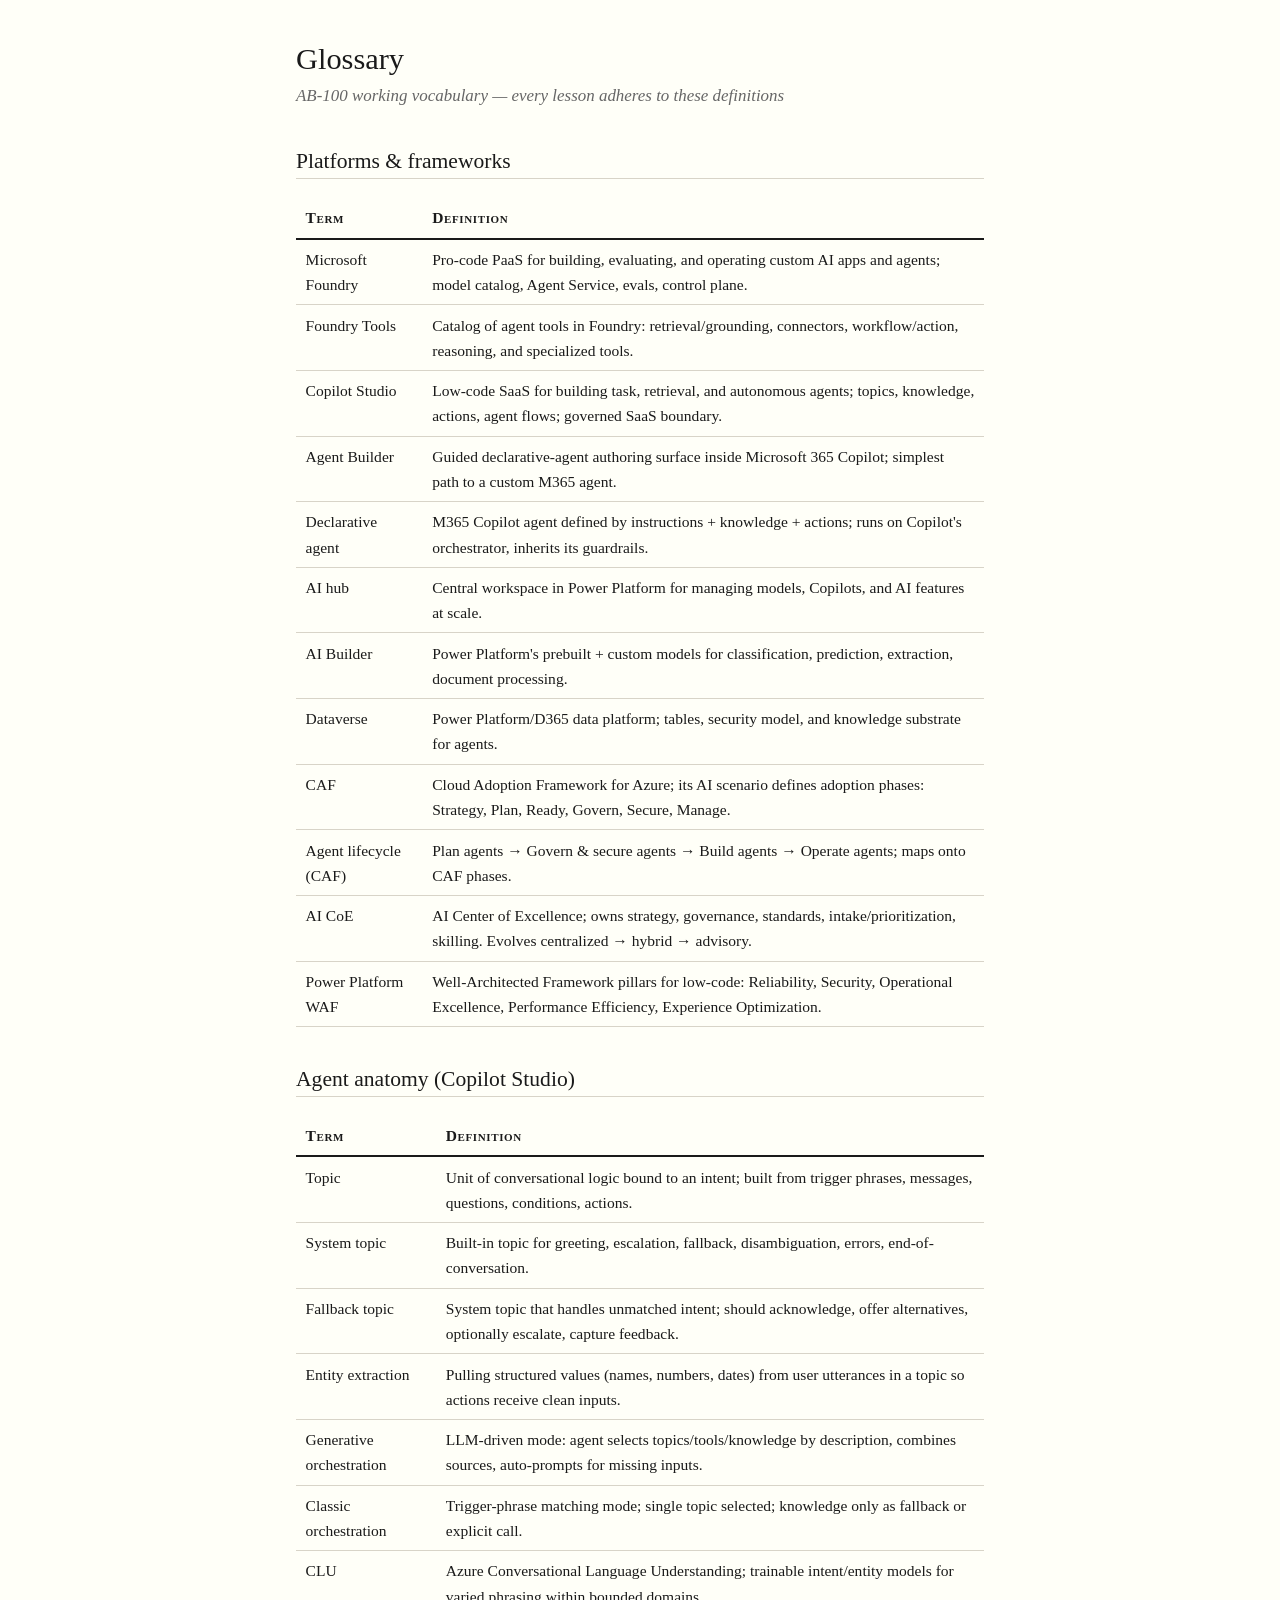
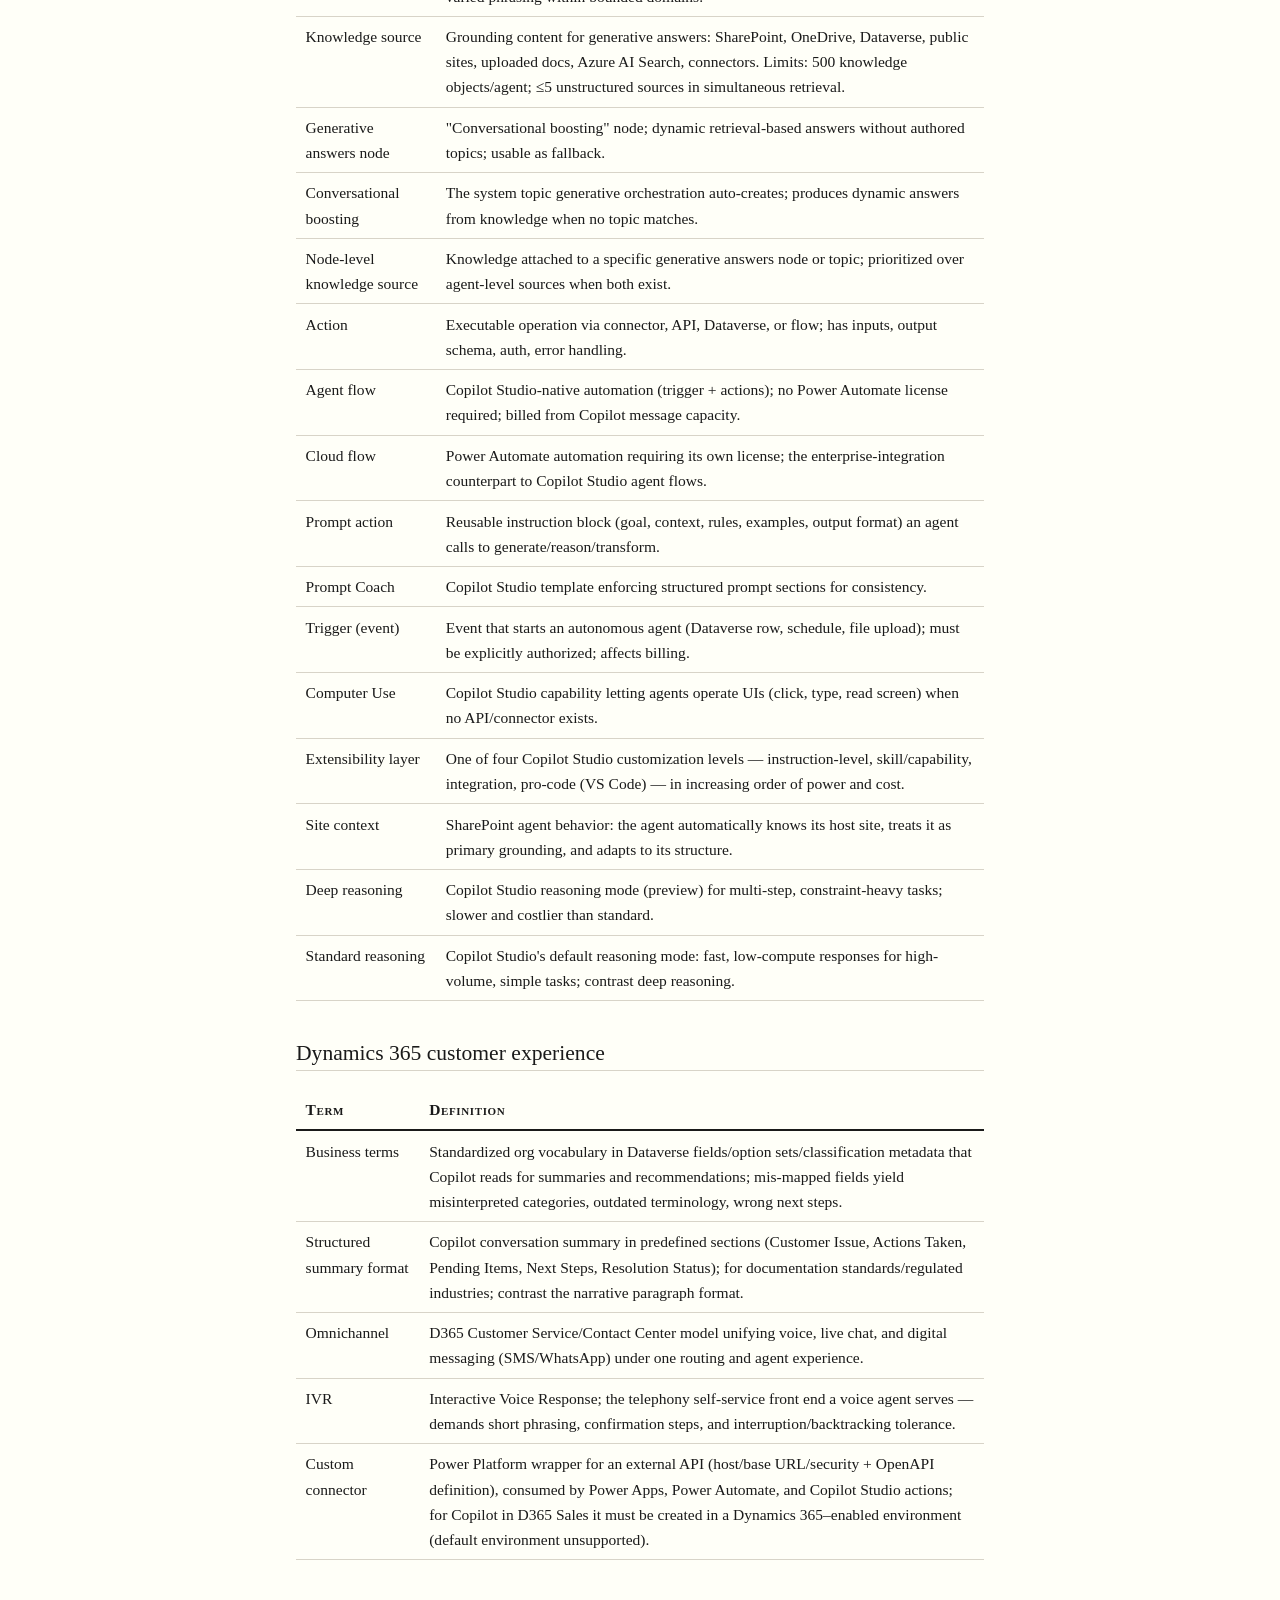
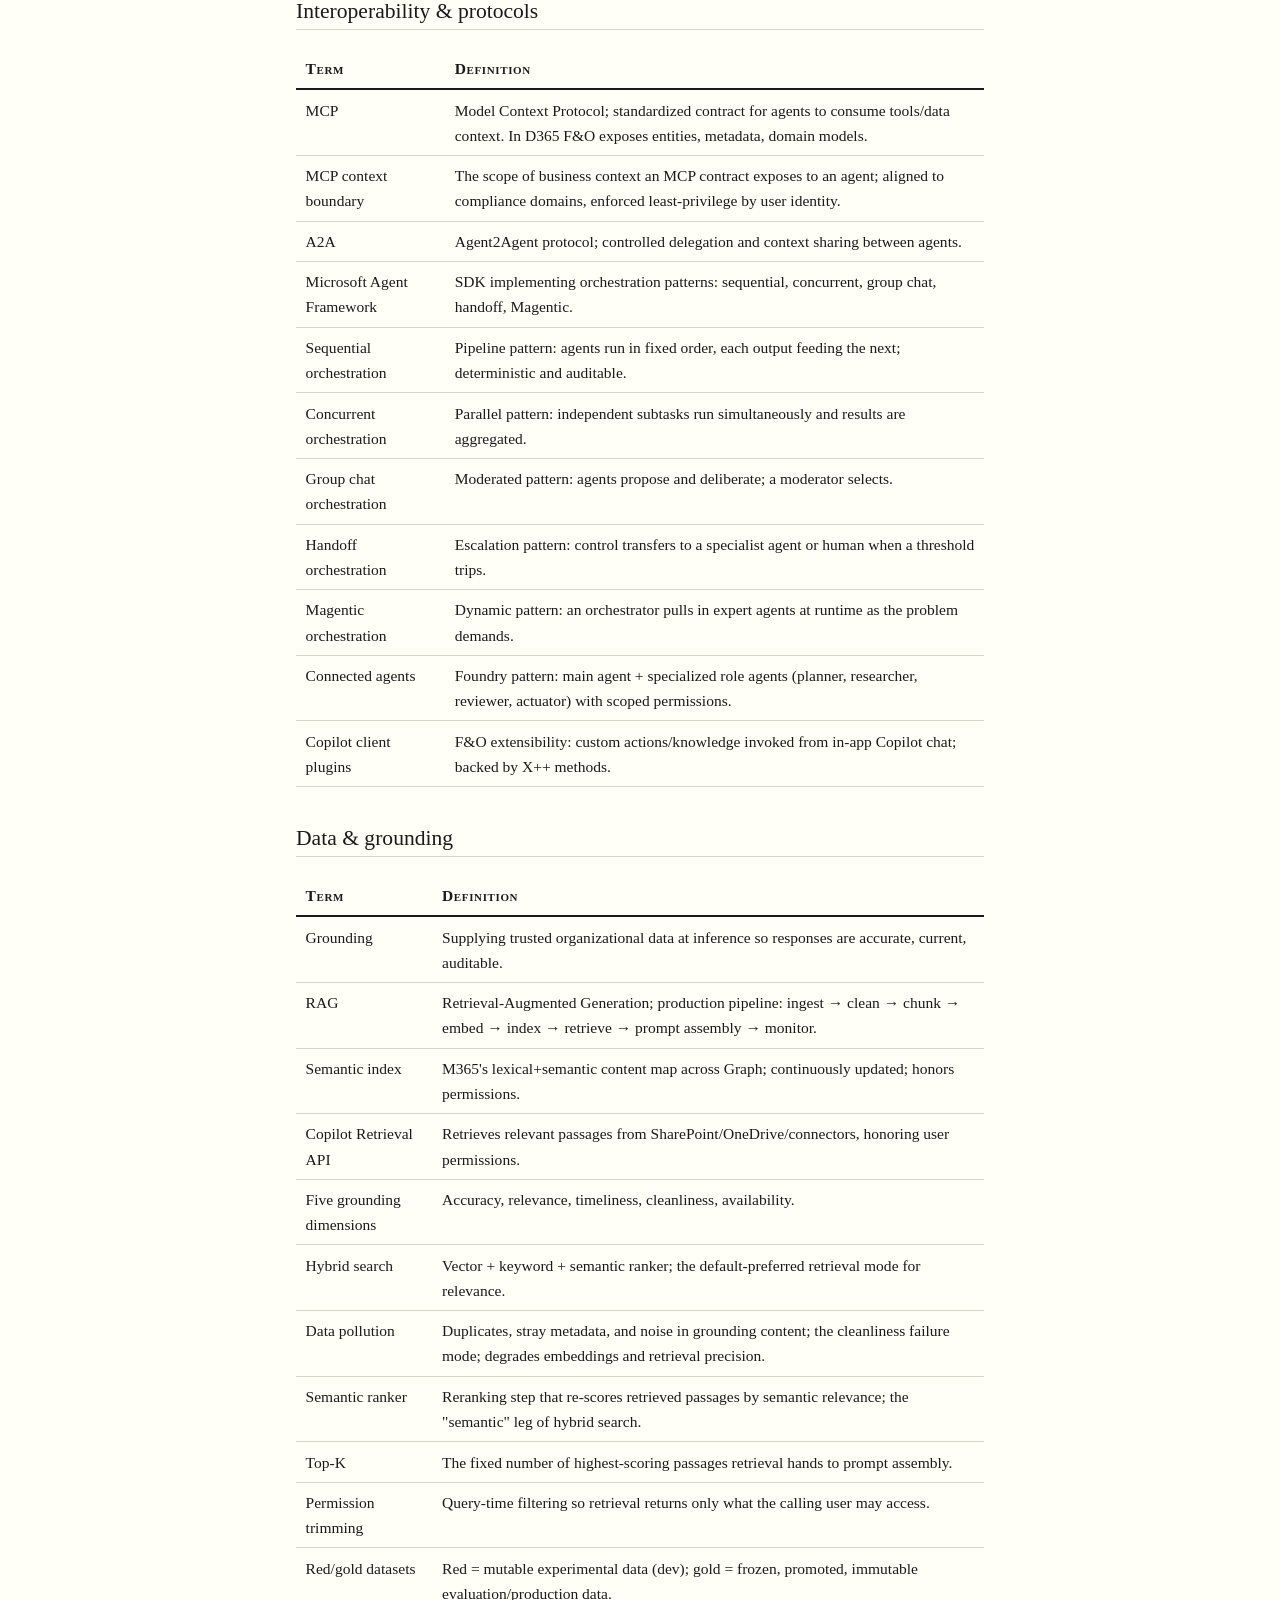
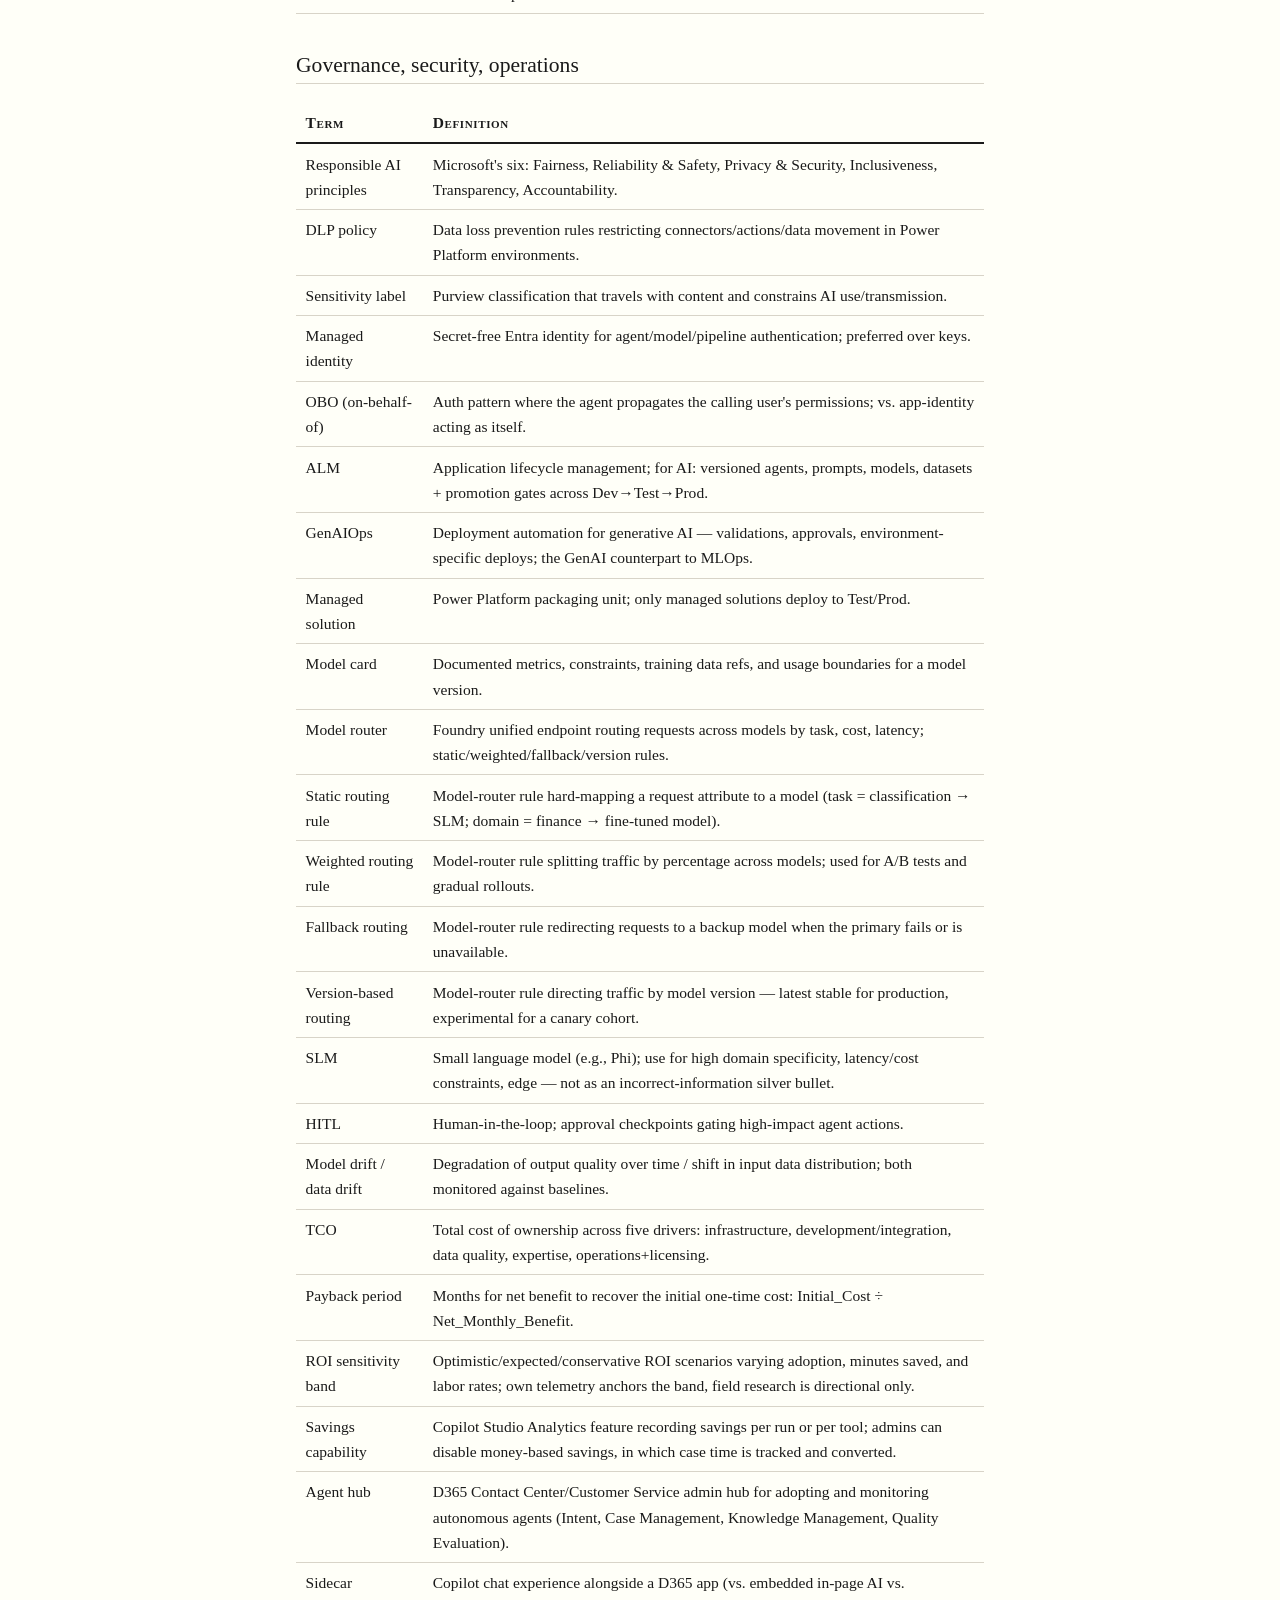
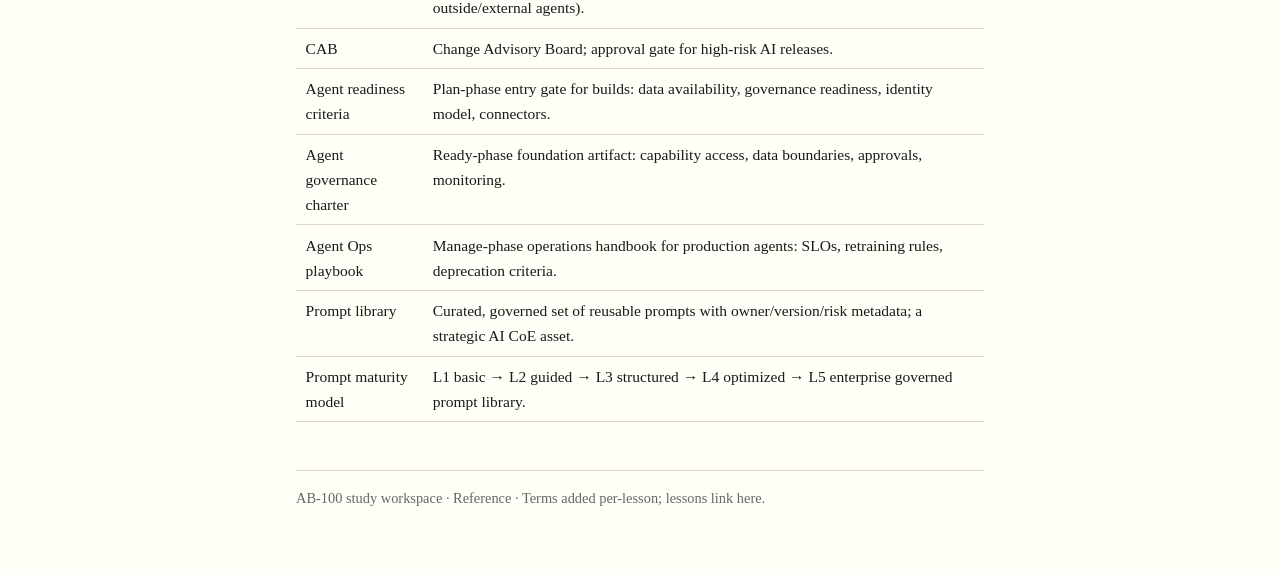
<file: reference/glossary.html>
<!DOCTYPE html>
<html lang="en">
<head>
<meta charset="utf-8">
<meta name="viewport" content="width=device-width, initial-scale=1">
<title>Glossary — AB-100 agentic platform terms</title>
<link rel="stylesheet" href="../assets/lesson.css">
</head>
<body>

<h1>Glossary</h1>
<p class="subtitle">AB-100 working vocabulary — every lesson adheres to these definitions</p>

<h2>Platforms &amp; frameworks</h2>
<table>
<tr><th>Term</th><th>Definition</th></tr>
<tr><td>Microsoft Foundry</td><td>Pro-code PaaS for building, evaluating, and operating custom AI apps and agents; model catalog, Agent Service, evals, control plane.</td></tr>
<tr><td>Foundry Tools</td><td>Catalog of agent tools in Foundry: retrieval/grounding, connectors, workflow/action, reasoning, and specialized tools.</td></tr>
<tr><td>Copilot Studio</td><td>Low-code SaaS for building task, retrieval, and autonomous agents; topics, knowledge, actions, agent flows; governed SaaS boundary.</td></tr>
<tr><td>Agent Builder</td><td>Guided declarative-agent authoring surface inside Microsoft 365 Copilot; simplest path to a custom M365 agent.</td></tr>
<tr><td>Declarative agent</td><td>M365 Copilot agent defined by instructions + knowledge + actions; runs on Copilot's orchestrator, inherits its guardrails.</td></tr>
<tr><td>AI hub</td><td>Central workspace in Power Platform for managing models, Copilots, and AI features at scale.</td></tr>
<tr><td>AI Builder</td><td>Power Platform's prebuilt + custom models for classification, prediction, extraction, document processing.</td></tr>
<tr><td>Dataverse</td><td>Power Platform/D365 data platform; tables, security model, and knowledge substrate for agents.</td></tr>
<tr><td>CAF</td><td>Cloud Adoption Framework for Azure; its AI scenario defines adoption phases: Strategy, Plan, Ready, Govern, Secure, Manage.</td></tr>
<tr><td>Agent lifecycle (CAF)</td><td>Plan agents → Govern &amp; secure agents → Build agents → Operate agents; maps onto CAF phases.</td></tr>
<tr><td>AI CoE</td><td>AI Center of Excellence; owns strategy, governance, standards, intake/prioritization, skilling. Evolves centralized → hybrid → advisory.</td></tr>
<tr><td>Power Platform WAF</td><td>Well-Architected Framework pillars for low-code: Reliability, Security, Operational Excellence, Performance Efficiency, Experience Optimization.</td></tr>
</table>

<h2>Agent anatomy (Copilot Studio)</h2>
<table>
<tr><th>Term</th><th>Definition</th></tr>
<tr><td>Topic</td><td>Unit of conversational logic bound to an intent; built from trigger phrases, messages, questions, conditions, actions.</td></tr>
<tr><td>System topic</td><td>Built-in topic for greeting, escalation, fallback, disambiguation, errors, end-of-conversation.</td></tr>
<tr><td>Fallback topic</td><td>System topic that handles unmatched intent; should acknowledge, offer alternatives, optionally escalate, capture feedback.</td></tr>
<tr><td>Entity extraction</td><td>Pulling structured values (names, numbers, dates) from user utterances in a topic so actions receive clean inputs.</td></tr>
<tr><td>Generative orchestration</td><td>LLM-driven mode: agent selects topics/tools/knowledge by description, combines sources, auto-prompts for missing inputs.</td></tr>
<tr><td>Classic orchestration</td><td>Trigger-phrase matching mode; single topic selected; knowledge only as fallback or explicit call.</td></tr>
<tr><td>CLU</td><td>Azure Conversational Language Understanding; trainable intent/entity models for varied phrasing within bounded domains.</td></tr>
<tr><td>Knowledge source</td><td>Grounding content for generative answers: SharePoint, OneDrive, Dataverse, public sites, uploaded docs, Azure AI Search, connectors. Limits: 500 knowledge objects/agent; ≤5 unstructured sources in simultaneous retrieval.</td></tr>
<tr><td>Generative answers node</td><td>"Conversational boosting" node; dynamic retrieval-based answers without authored topics; usable as fallback.</td></tr>
<tr><td>Conversational boosting</td><td>The system topic generative orchestration auto-creates; produces dynamic answers from knowledge when no topic matches.</td></tr>
<tr><td>Node-level knowledge source</td><td>Knowledge attached to a specific generative answers node or topic; prioritized over agent-level sources when both exist.</td></tr>
<tr><td>Action</td><td>Executable operation via connector, API, Dataverse, or flow; has inputs, output schema, auth, error handling.</td></tr>
<tr><td>Agent flow</td><td>Copilot Studio-native automation (trigger + actions); no Power Automate license required; billed from Copilot message capacity.</td></tr>
<tr><td>Cloud flow</td><td>Power Automate automation requiring its own license; the enterprise-integration counterpart to Copilot Studio agent flows.</td></tr>
<tr><td>Prompt action</td><td>Reusable instruction block (goal, context, rules, examples, output format) an agent calls to generate/reason/transform.</td></tr>
<tr><td>Prompt Coach</td><td>Copilot Studio template enforcing structured prompt sections for consistency.</td></tr>
<tr><td>Trigger (event)</td><td>Event that starts an autonomous agent (Dataverse row, schedule, file upload); must be explicitly authorized; affects billing.</td></tr>
<tr><td>Computer Use</td><td>Copilot Studio capability letting agents operate UIs (click, type, read screen) when no API/connector exists.</td></tr>
<tr><td>Extensibility layer</td><td>One of four Copilot Studio customization levels — instruction-level, skill/capability, integration, pro-code (VS Code) — in increasing order of power and cost.</td></tr>
<tr><td>Site context</td><td>SharePoint agent behavior: the agent automatically knows its host site, treats it as primary grounding, and adapts to its structure.</td></tr>
<tr><td>Deep reasoning</td><td>Copilot Studio reasoning mode (preview) for multi-step, constraint-heavy tasks; slower and costlier than standard.</td></tr>
<tr><td>Standard reasoning</td><td>Copilot Studio's default reasoning mode: fast, low-compute responses for high-volume, simple tasks; contrast deep reasoning.</td></tr>
</table>

<h2>Dynamics 365 customer experience</h2>
<table>
<tr><th>Term</th><th>Definition</th></tr>
<tr><td>Business terms</td><td>Standardized org vocabulary in Dataverse fields/option sets/classification metadata that Copilot reads for summaries and recommendations; mis-mapped fields yield misinterpreted categories, outdated terminology, wrong next steps.</td></tr>
<tr><td>Structured summary format</td><td>Copilot conversation summary in predefined sections (Customer Issue, Actions Taken, Pending Items, Next Steps, Resolution Status); for documentation standards/regulated industries; contrast the narrative paragraph format.</td></tr>
<tr><td>Omnichannel</td><td>D365 Customer Service/Contact Center model unifying voice, live chat, and digital messaging (SMS/WhatsApp) under one routing and agent experience.</td></tr>
<tr><td>IVR</td><td>Interactive Voice Response; the telephony self-service front end a voice agent serves — demands short phrasing, confirmation steps, and interruption/backtracking tolerance.</td></tr>
<tr><td>Custom connector</td><td>Power Platform wrapper for an external API (host/base URL/security + OpenAPI definition), consumed by Power Apps, Power Automate, and Copilot Studio actions; for Copilot in D365 Sales it must be created in a Dynamics 365–enabled environment (default environment unsupported).</td></tr>
</table>

<h2>Interoperability &amp; protocols</h2>
<table>
<tr><th>Term</th><th>Definition</th></tr>
<tr><td>MCP</td><td>Model Context Protocol; standardized contract for agents to consume tools/data context. In D365 F&amp;O exposes entities, metadata, domain models.</td></tr>
<tr><td>MCP context boundary</td><td>The scope of business context an MCP contract exposes to an agent; aligned to compliance domains, enforced least-privilege by user identity.</td></tr>
<tr><td>A2A</td><td>Agent2Agent protocol; controlled delegation and context sharing between agents.</td></tr>
<tr><td>Microsoft Agent Framework</td><td>SDK implementing orchestration patterns: sequential, concurrent, group chat, handoff, Magentic.</td></tr>
<tr><td>Sequential orchestration</td><td>Pipeline pattern: agents run in fixed order, each output feeding the next; deterministic and auditable.</td></tr>
<tr><td>Concurrent orchestration</td><td>Parallel pattern: independent subtasks run simultaneously and results are aggregated.</td></tr>
<tr><td>Group chat orchestration</td><td>Moderated pattern: agents propose and deliberate; a moderator selects.</td></tr>
<tr><td>Handoff orchestration</td><td>Escalation pattern: control transfers to a specialist agent or human when a threshold trips.</td></tr>
<tr><td>Magentic orchestration</td><td>Dynamic pattern: an orchestrator pulls in expert agents at runtime as the problem demands.</td></tr>
<tr><td>Connected agents</td><td>Foundry pattern: main agent + specialized role agents (planner, researcher, reviewer, actuator) with scoped permissions.</td></tr>
<tr><td>Copilot client plugins</td><td>F&amp;O extensibility: custom actions/knowledge invoked from in-app Copilot chat; backed by X++ methods.</td></tr>
</table>

<h2>Data &amp; grounding</h2>
<table>
<tr><th>Term</th><th>Definition</th></tr>
<tr><td>Grounding</td><td>Supplying trusted organizational data at inference so responses are accurate, current, auditable.</td></tr>
<tr><td>RAG</td><td>Retrieval-Augmented Generation; production pipeline: ingest → clean → chunk → embed → index → retrieve → prompt assembly → monitor.</td></tr>
<tr><td>Semantic index</td><td>M365's lexical+semantic content map across Graph; continuously updated; honors permissions.</td></tr>
<tr><td>Copilot Retrieval API</td><td>Retrieves relevant passages from SharePoint/OneDrive/connectors, honoring user permissions.</td></tr>
<tr><td>Five grounding dimensions</td><td>Accuracy, relevance, timeliness, cleanliness, availability.</td></tr>
<tr><td>Hybrid search</td><td>Vector + keyword + semantic ranker; the default-preferred retrieval mode for relevance.</td></tr>
<tr><td>Data pollution</td><td>Duplicates, stray metadata, and noise in grounding content; the cleanliness failure mode; degrades embeddings and retrieval precision.</td></tr>
<tr><td>Semantic ranker</td><td>Reranking step that re-scores retrieved passages by semantic relevance; the "semantic" leg of hybrid search.</td></tr>
<tr><td>Top-K</td><td>The fixed number of highest-scoring passages retrieval hands to prompt assembly.</td></tr>
<tr><td>Permission trimming</td><td>Query-time filtering so retrieval returns only what the calling user may access.</td></tr>
<tr><td>Red/gold datasets</td><td>Red = mutable experimental data (dev); gold = frozen, promoted, immutable evaluation/production data.</td></tr>
</table>

<h2>Governance, security, operations</h2>
<table>
<tr><th>Term</th><th>Definition</th></tr>
<tr><td>Responsible AI principles</td><td>Microsoft's six: Fairness, Reliability &amp; Safety, Privacy &amp; Security, Inclusiveness, Transparency, Accountability.</td></tr>
<tr><td>DLP policy</td><td>Data loss prevention rules restricting connectors/actions/data movement in Power Platform environments.</td></tr>
<tr><td>Sensitivity label</td><td>Purview classification that travels with content and constrains AI use/transmission.</td></tr>
<tr><td>Managed identity</td><td>Secret-free Entra identity for agent/model/pipeline authentication; preferred over keys.</td></tr>
<tr><td>OBO (on-behalf-of)</td><td>Auth pattern where the agent propagates the calling user's permissions; vs. app-identity acting as itself.</td></tr>
<tr><td>ALM</td><td>Application lifecycle management; for AI: versioned agents, prompts, models, datasets + promotion gates across Dev→Test→Prod.</td></tr>
<tr><td>GenAIOps</td><td>Deployment automation for generative AI — validations, approvals, environment-specific deploys; the GenAI counterpart to MLOps.</td></tr>
<tr><td>Managed solution</td><td>Power Platform packaging unit; only managed solutions deploy to Test/Prod.</td></tr>
<tr><td>Model card</td><td>Documented metrics, constraints, training data refs, and usage boundaries for a model version.</td></tr>
<tr><td>Model router</td><td>Foundry unified endpoint routing requests across models by task, cost, latency; static/weighted/fallback/version rules.</td></tr>
<tr><td>Static routing rule</td><td>Model-router rule hard-mapping a request attribute to a model (task = classification → SLM; domain = finance → fine-tuned model).</td></tr>
<tr><td>Weighted routing rule</td><td>Model-router rule splitting traffic by percentage across models; used for A/B tests and gradual rollouts.</td></tr>
<tr><td>Fallback routing</td><td>Model-router rule redirecting requests to a backup model when the primary fails or is unavailable.</td></tr>
<tr><td>Version-based routing</td><td>Model-router rule directing traffic by model version — latest stable for production, experimental for a canary cohort.</td></tr>
<tr><td>SLM</td><td>Small language model (e.g., Phi); use for high domain specificity, latency/cost constraints, edge — not as an incorrect-information silver bullet.</td></tr>
<tr><td>HITL</td><td>Human-in-the-loop; approval checkpoints gating high-impact agent actions.</td></tr>
<tr><td>Model drift / data drift</td><td>Degradation of output quality over time / shift in input data distribution; both monitored against baselines.</td></tr>
<tr><td>TCO</td><td>Total cost of ownership across five drivers: infrastructure, development/integration, data quality, expertise, operations+licensing.</td></tr>
<tr><td>Payback period</td><td>Months for net benefit to recover the initial one-time cost: Initial_Cost ÷ Net_Monthly_Benefit.</td></tr>
<tr><td>ROI sensitivity band</td><td>Optimistic/expected/conservative ROI scenarios varying adoption, minutes saved, and labor rates; own telemetry anchors the band, field research is directional only.</td></tr>
<tr><td>Savings capability</td><td>Copilot Studio Analytics feature recording savings per run or per tool; admins can disable money-based savings, in which case time is tracked and converted.</td></tr>
<tr><td>Agent hub</td><td>D365 Contact Center/Customer Service admin hub for adopting and monitoring autonomous agents (Intent, Case Management, Knowledge Management, Quality Evaluation).</td></tr>
<tr><td>Sidecar</td><td>Copilot chat experience alongside a D365 app (vs. embedded in-page AI vs. outside/external agents).</td></tr>
<tr><td>CAB</td><td>Change Advisory Board; approval gate for high-risk AI releases.</td></tr>
<tr><td>Agent readiness criteria</td><td>Plan-phase entry gate for builds: data availability, governance readiness, identity model, connectors.</td></tr>
<tr><td>Agent governance charter</td><td>Ready-phase foundation artifact: capability access, data boundaries, approvals, monitoring.</td></tr>
<tr><td>Agent Ops playbook</td><td>Manage-phase operations handbook for production agents: SLOs, retraining rules, deprecation criteria.</td></tr>
<tr><td>Prompt library</td><td>Curated, governed set of reusable prompts with owner/version/risk metadata; a strategic AI CoE asset.</td></tr>
<tr><td>Prompt maturity model</td><td>L1 basic → L2 guided → L3 structured → L4 optimized → L5 enterprise governed prompt library.</td></tr>
</table>

<footer>
AB-100 study workspace · Reference · Terms added per-lesson; lessons link here.
</footer>

</body>
</html>
</file>
<file: assets/lesson.css>
/* Shared stylesheet for AB-100 lessons and reference docs. Tufte-inspired. */
:root {
  --ink: #1a1a1a;
  --paper: #fffff8;
  --accent: #7a1f1f;
  --muted: #666;
  --ok: #1d6b3c;
  --bad: #a02a2a;
  --rule: #d8d4c8;
}
* { box-sizing: border-box; }
body {
  max-width: 46rem;
  margin: 0 auto;
  padding: 2.5rem 1.5rem 4rem;
  background: var(--paper);
  color: var(--ink);
  font-family: Georgia, 'Iowan Old Style', 'Times New Roman', serif;
  font-size: 1.06rem;
  line-height: 1.62;
}
h1, h2, h3 { line-height: 1.25; font-weight: normal; }
h1 { font-size: 1.9rem; margin: 0 0 0.25rem; }
h2 { font-size: 1.35rem; margin-top: 2.4rem; border-bottom: 1px solid var(--rule); padding-bottom: 0.2rem; }
h3 { font-size: 1.12rem; font-style: italic; margin-top: 1.8rem; }
p { margin: 0.9rem 0; }
a { color: var(--accent); text-decoration: none; border-bottom: 1px dotted var(--accent); }
a:hover { border-bottom-style: solid; }
.subtitle { font-style: italic; color: var(--muted); margin-top: 0; }
table { border-collapse: collapse; width: 100%; margin: 1.2rem 0; font-size: 0.97rem; }
th, td { text-align: left; padding: 0.45rem 0.6rem; border-bottom: 1px solid var(--rule); vertical-align: top; }
th { font-variant: small-caps; letter-spacing: 0.04em; border-bottom: 2px solid var(--ink); }
ul, ol { padding-left: 1.4rem; }
li { margin: 0.3rem 0; }
code { font-size: 0.92em; }
.recall, .win, .source-box, .teacher, .ai103 {
  padding: 0.9rem 1.1rem; margin: 1.4rem 0; border-left: 3px solid var(--accent);
  background: #f7f4ea;
}
.recall { border-left-color: #5a5aa0; background: #f3f2fa; }
.win { border-left-color: var(--ok); background: #f1f7f1; }
.teacher { border-left-color: var(--muted); background: #f4f4f0; font-style: italic; }
.ai103 { border-left-color: #155a8a; background: #eef4f9; }
.boxlabel { display: block; font-variant: small-caps; letter-spacing: 0.06em; font-style: normal; font-weight: bold; margin-bottom: 0.3rem; }
/* Quiz */
.quiz-q { margin: 1.6rem 0; padding: 1rem 1.1rem; border: 1px solid var(--rule); border-radius: 4px; background: #fff; }
.quiz-q .q { font-weight: bold; margin-bottom: 0.6rem; }
.quiz-q .opt {
  display: block; width: 100%; text-align: left; margin: 0.35rem 0; padding: 0.5rem 0.7rem;
  font: inherit; background: var(--paper); border: 1px solid var(--rule); border-radius: 4px; cursor: pointer;
}
.quiz-q .opt:hover { border-color: var(--accent); }
.quiz-q .opt.correct { background: #e8f2ea; border-color: var(--ok); }
.quiz-q .opt.incorrect { background: #f7e9e9; border-color: var(--bad); }
.quiz-q .why { display: none; margin-top: 0.6rem; font-size: 0.95rem; color: var(--muted); }
.quiz-q.answered .why { display: block; }
.quiz-q.answered .opt { cursor: default; }
/* Case study reveal */
details { margin: 0.9rem 0; padding: 0.7rem 1rem; border: 1px solid var(--rule); border-radius: 4px; background: #fff; }
summary { cursor: pointer; font-style: italic; color: var(--accent); }
footer { margin-top: 3rem; padding-top: 1rem; border-top: 1px solid var(--rule); font-size: 0.9rem; color: var(--muted); }
@media print {
  body { background: #fff; font-size: 11pt; max-width: none; }
  .quiz-q .opt { border: none; padding: 0.1rem 0; }
  .quiz-q .why { display: block; }
  a { border-bottom: none; }
}
</file>
